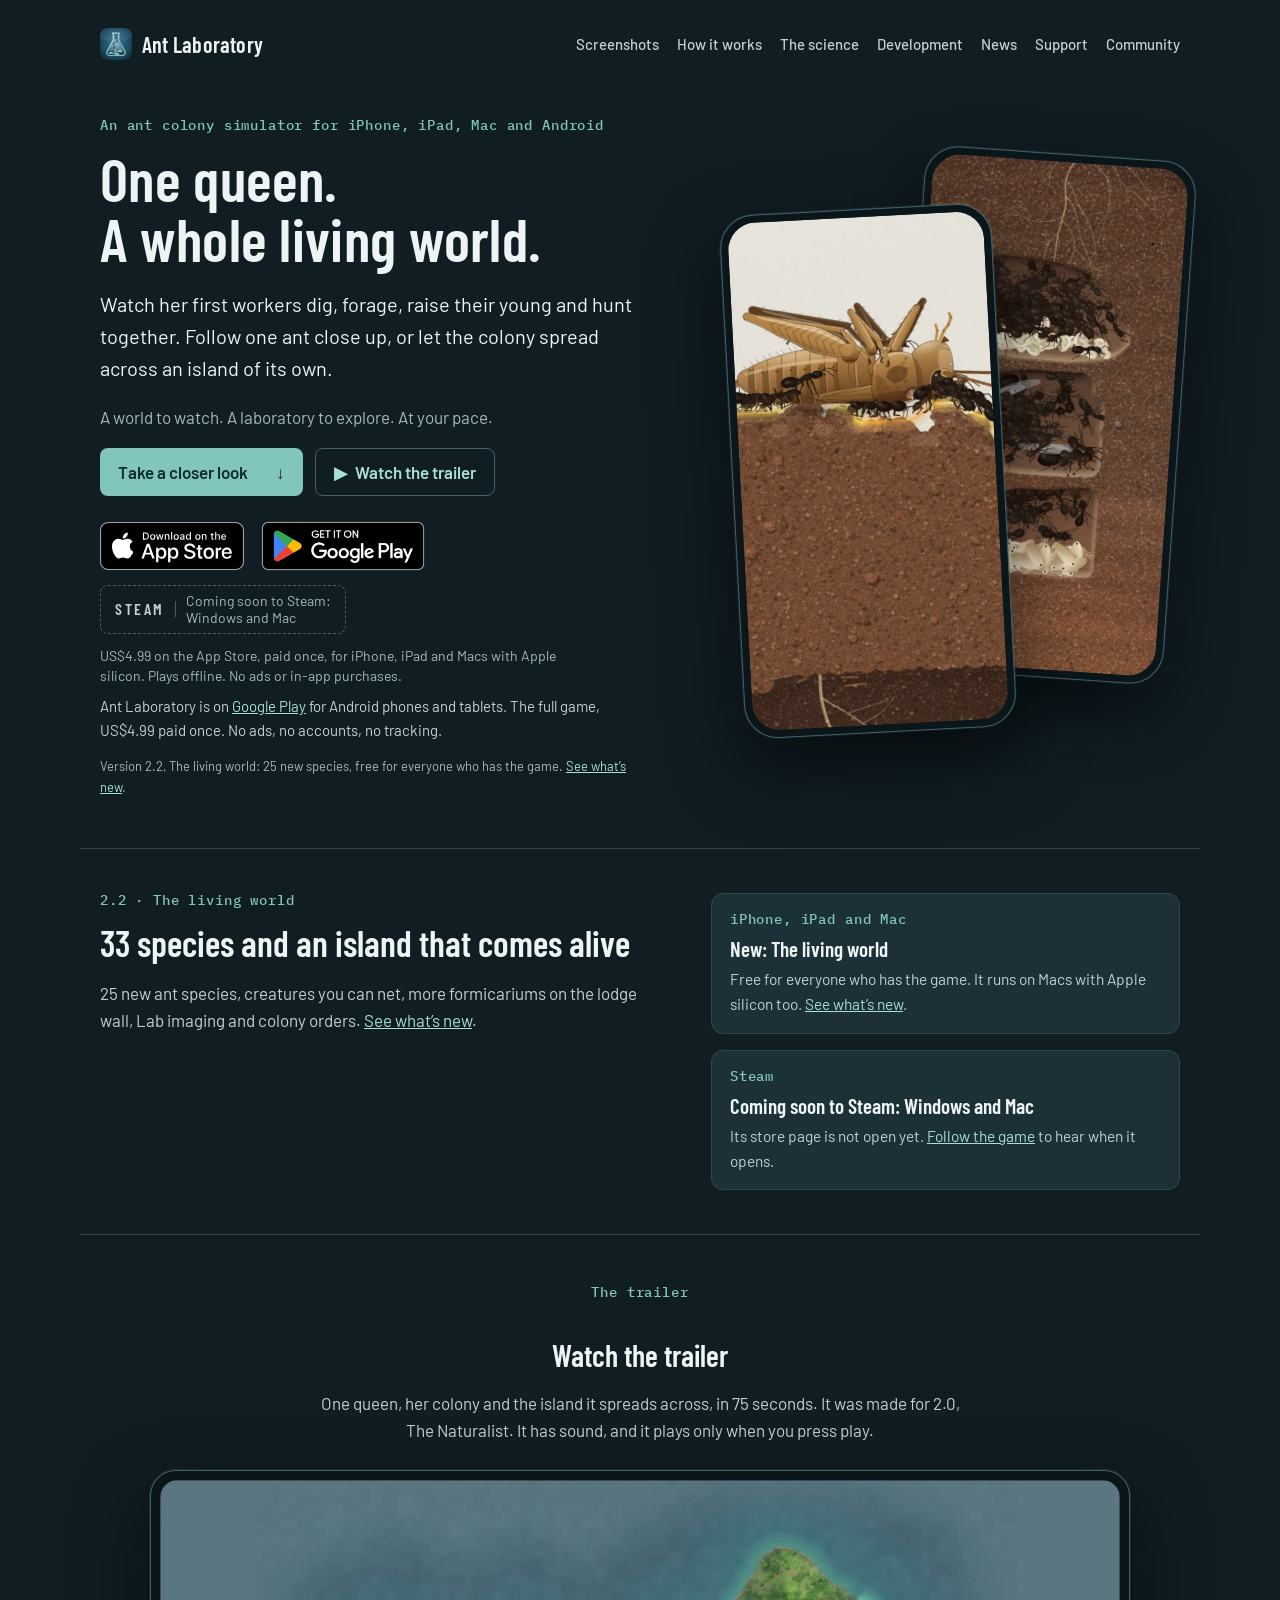
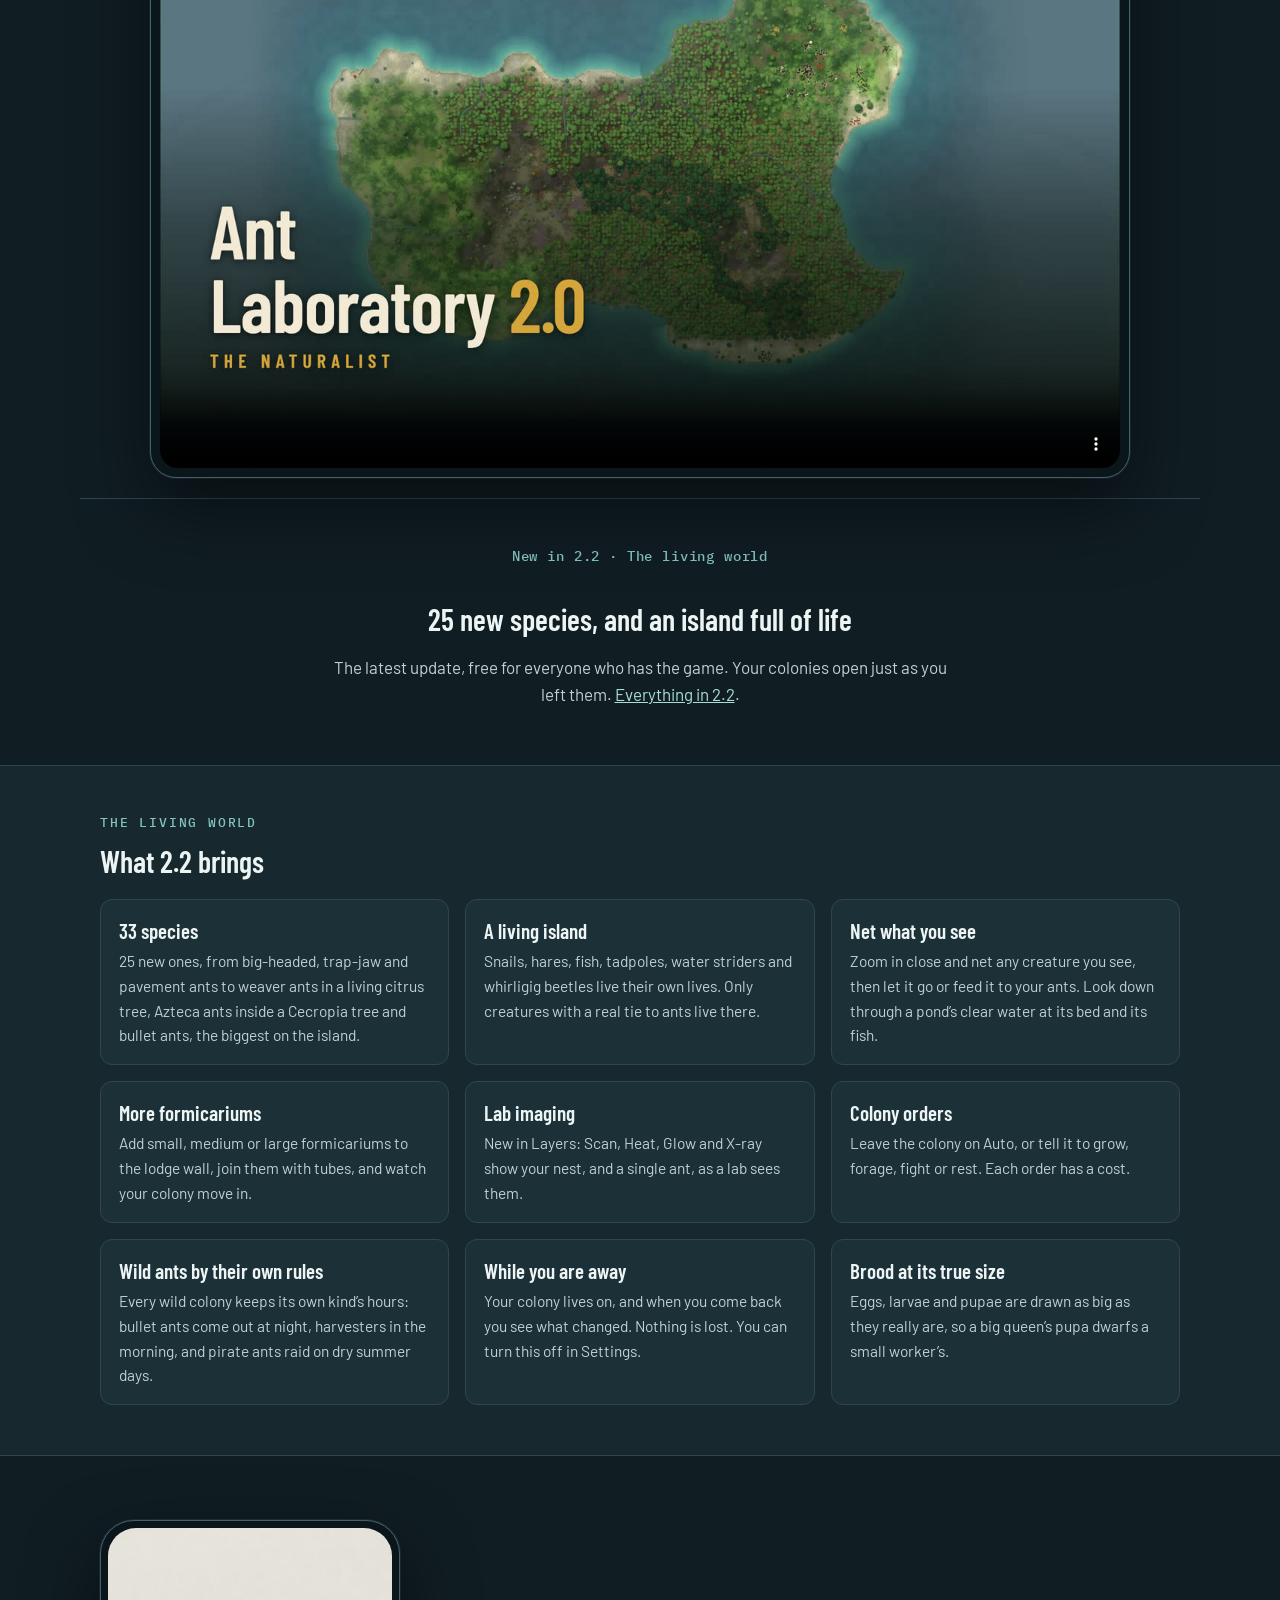
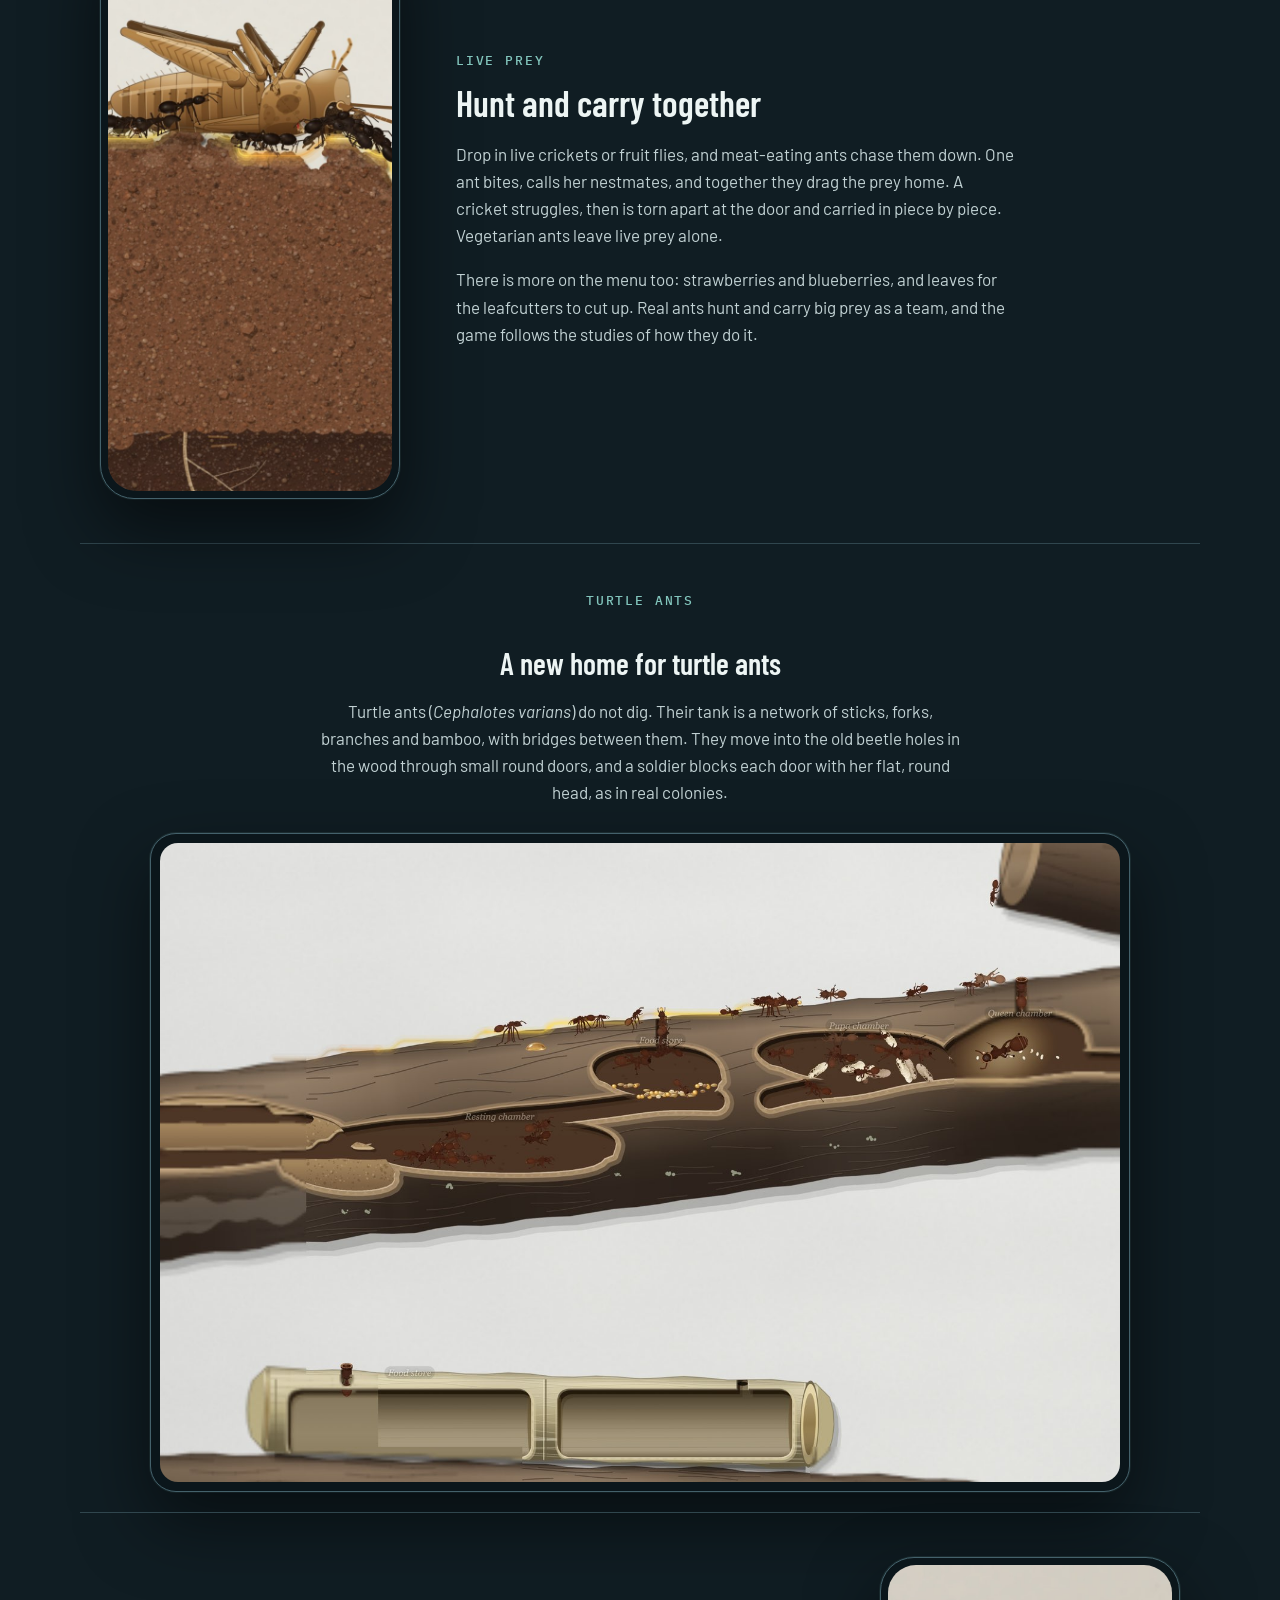
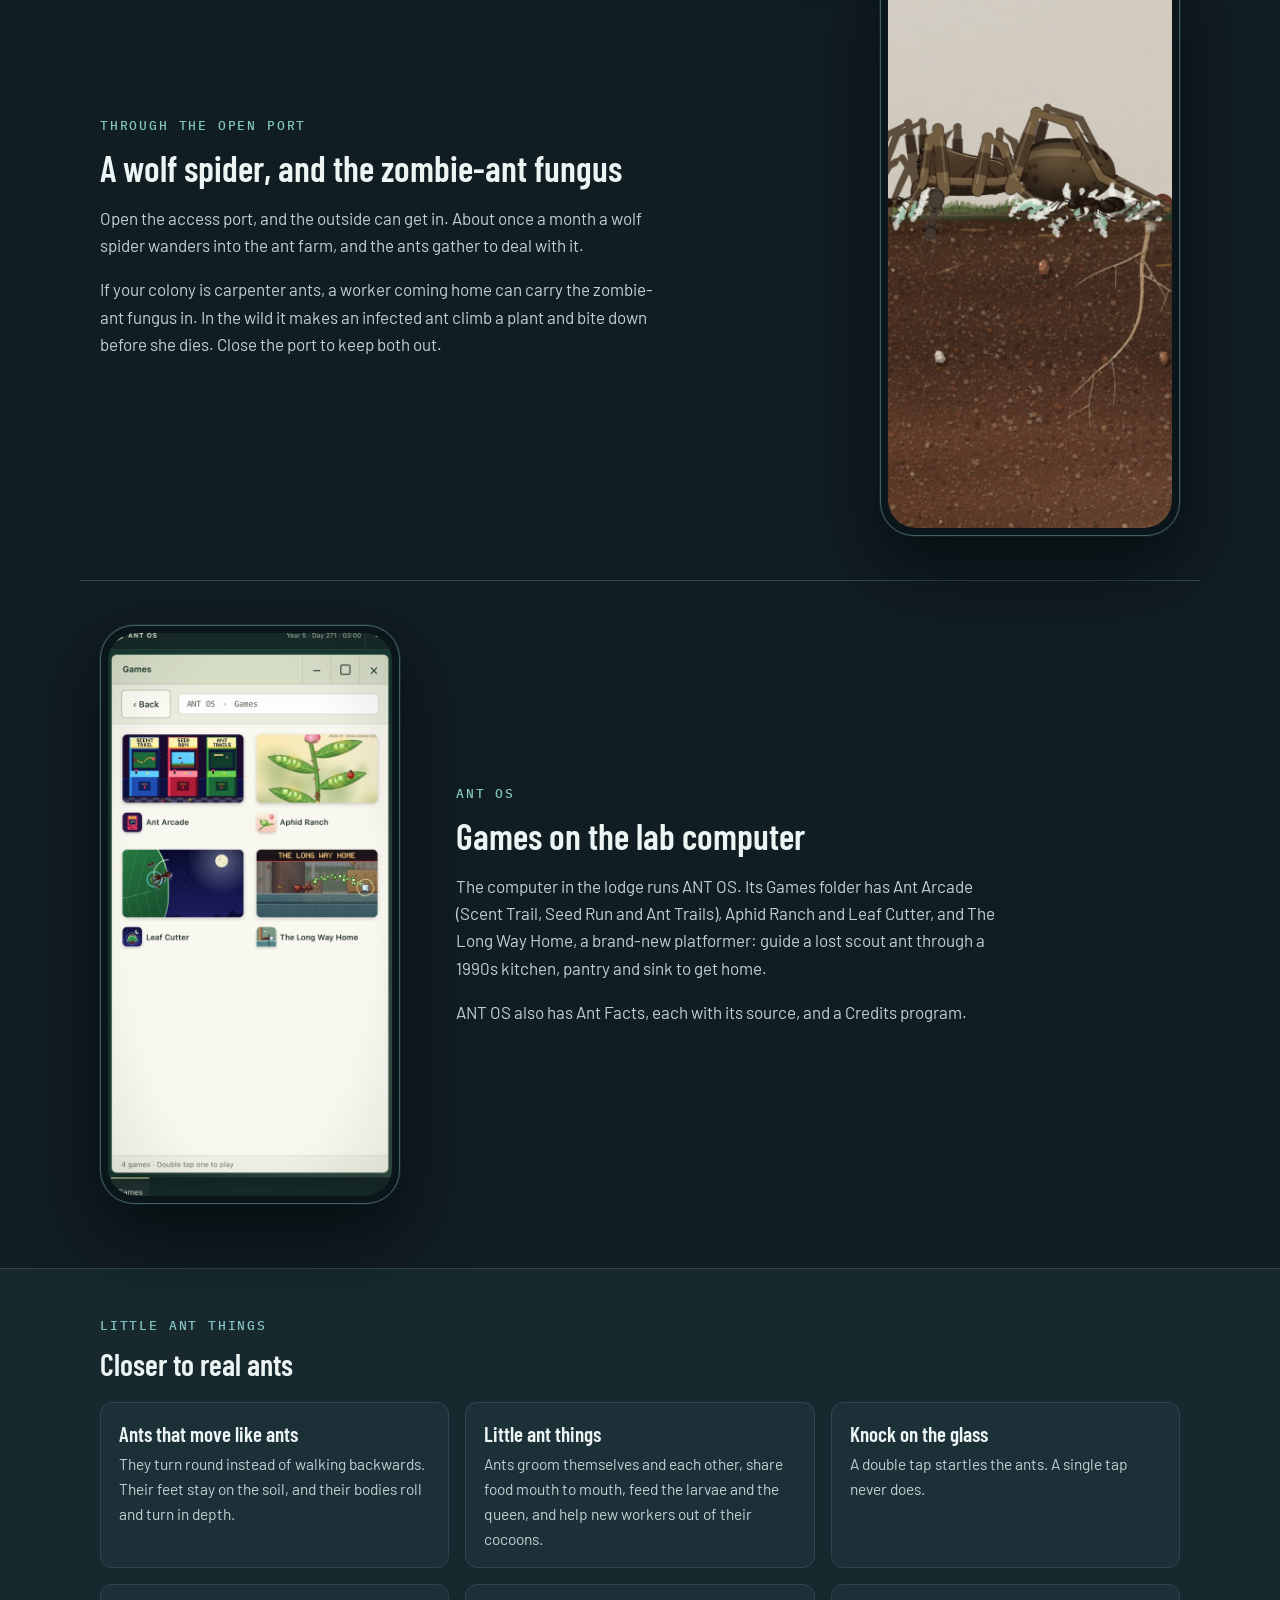
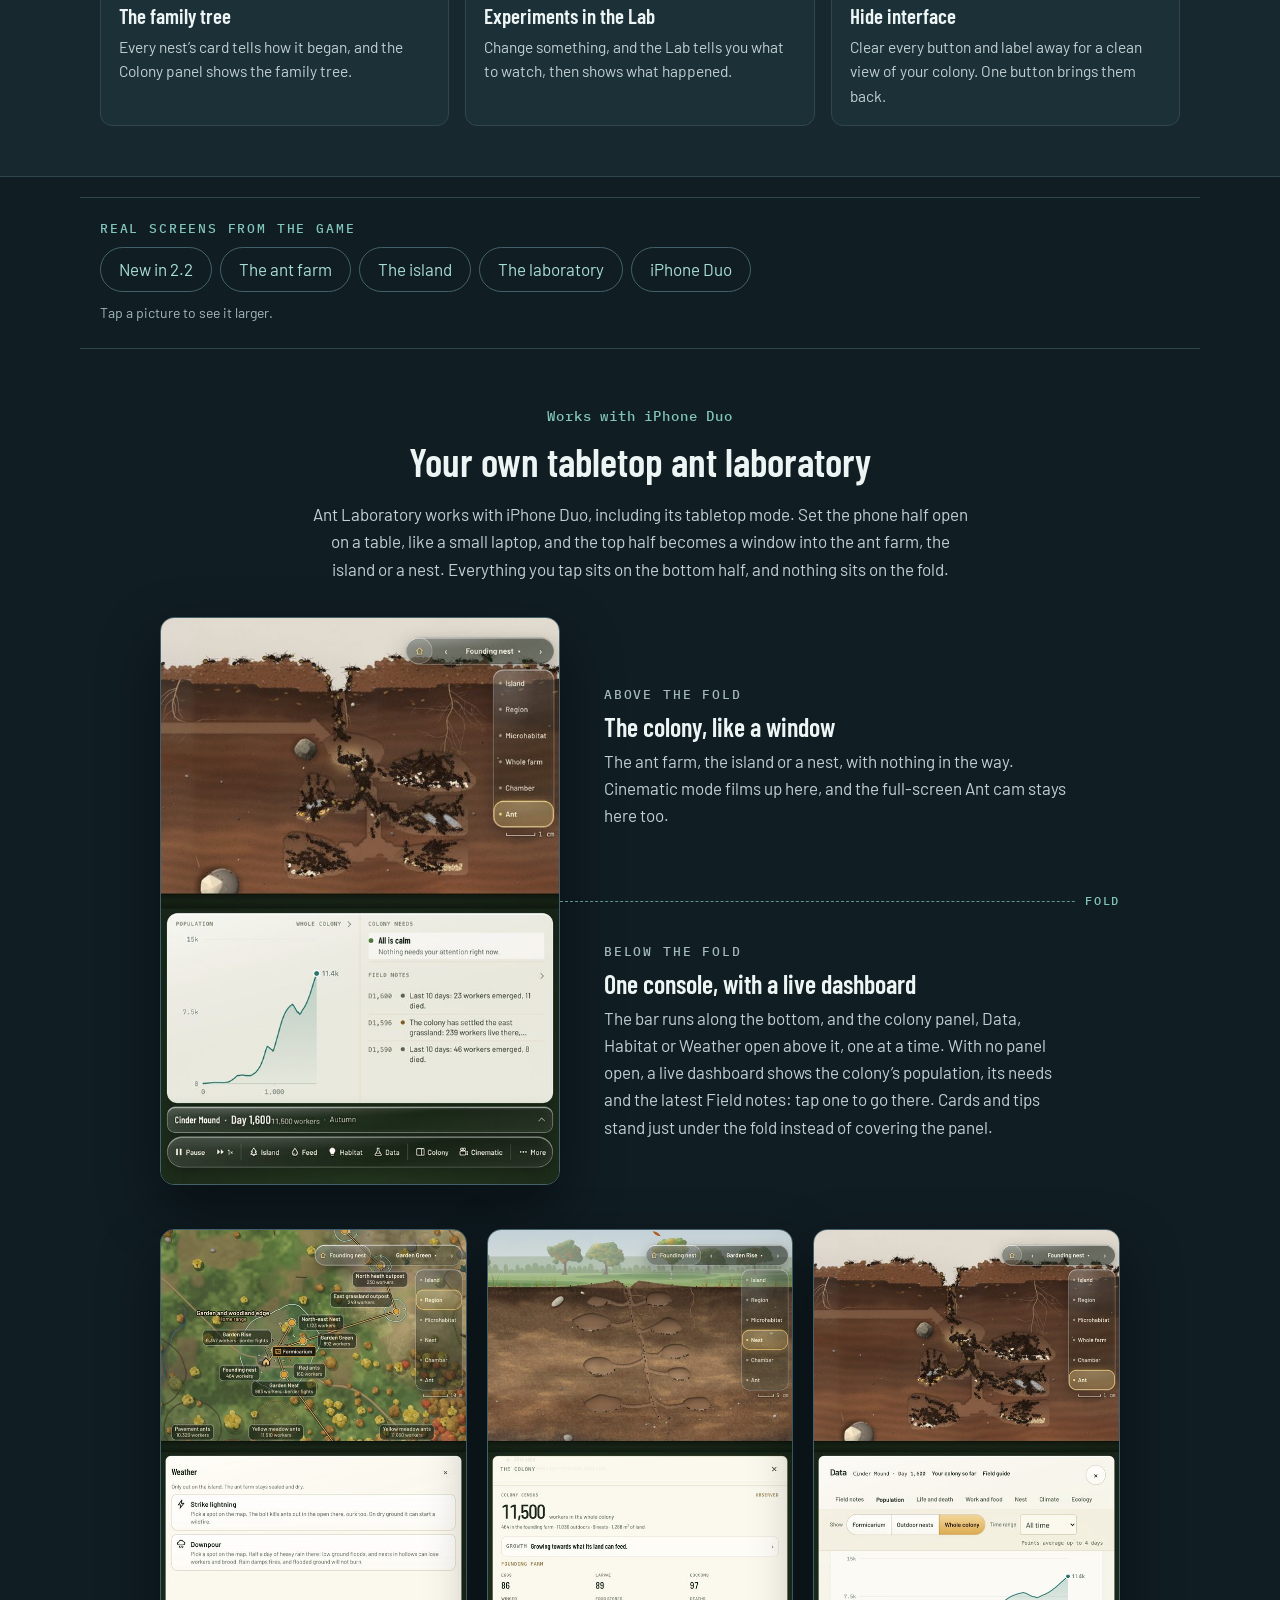
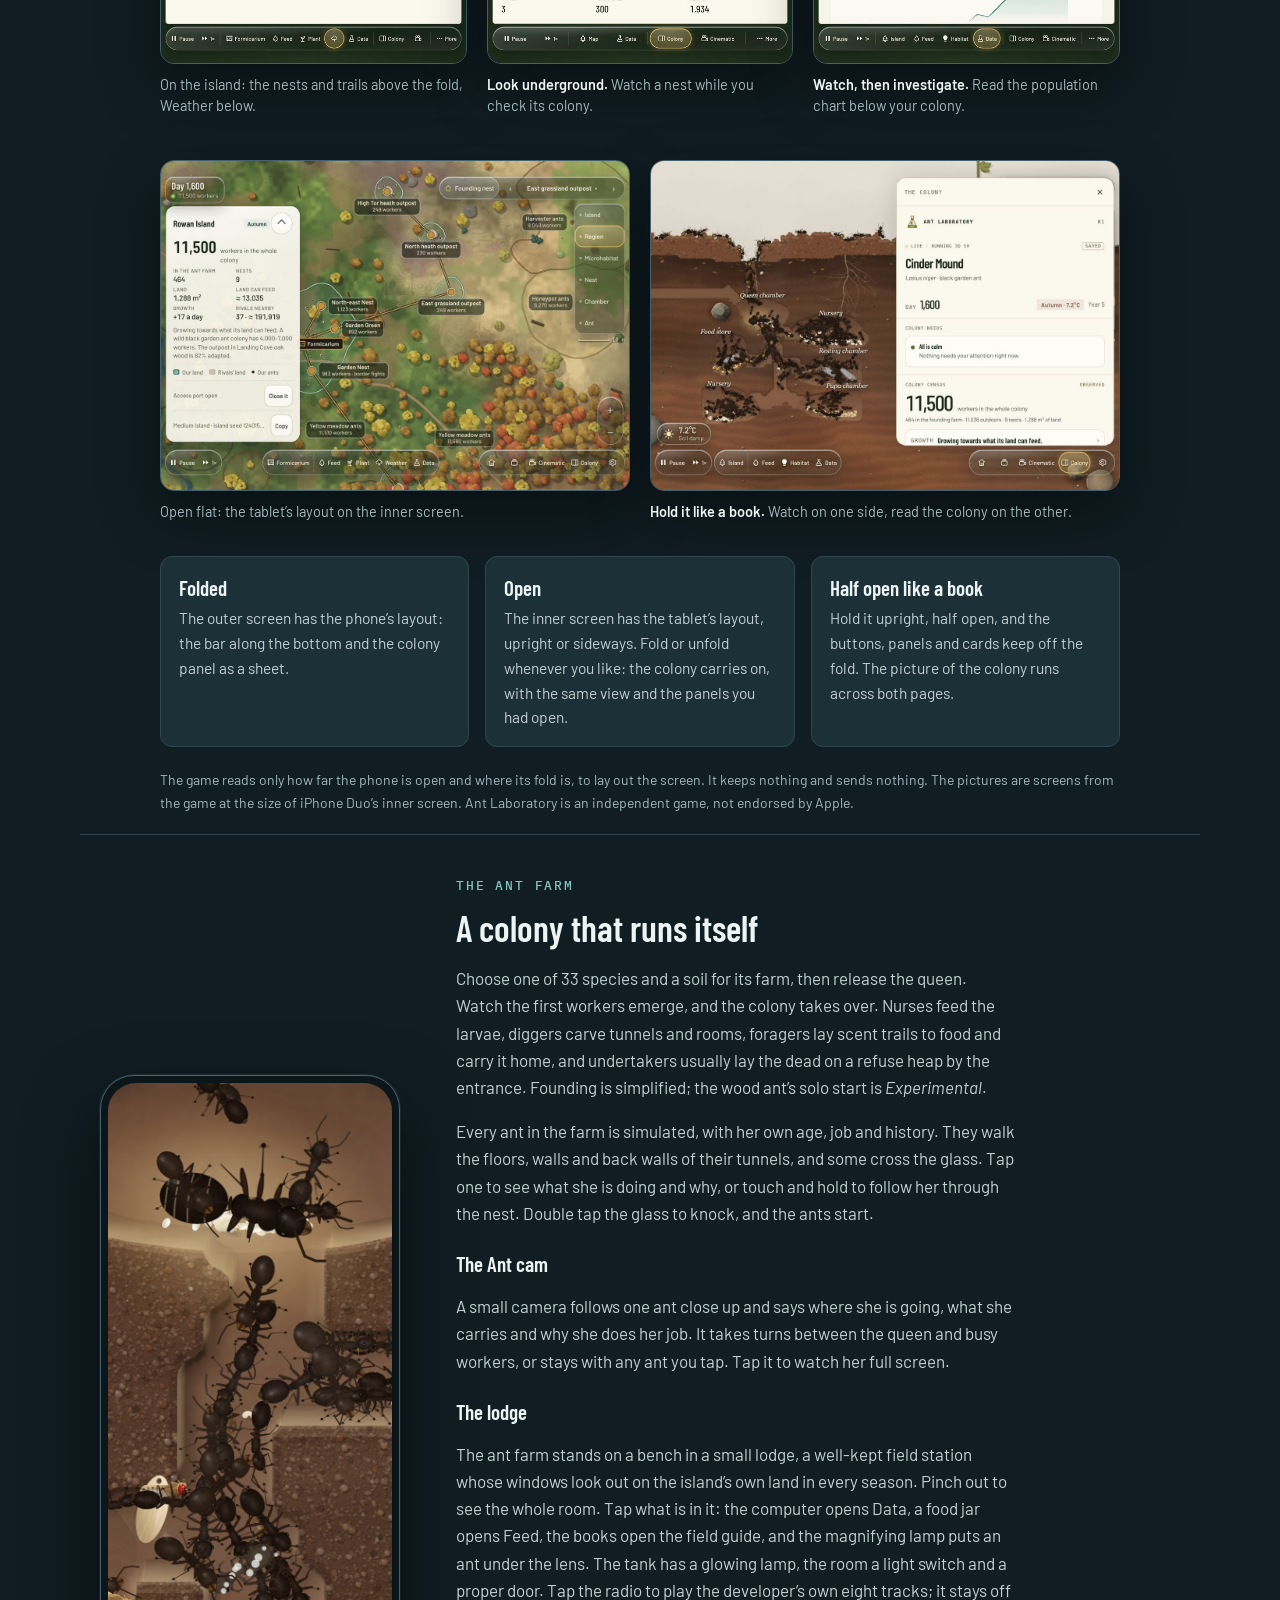
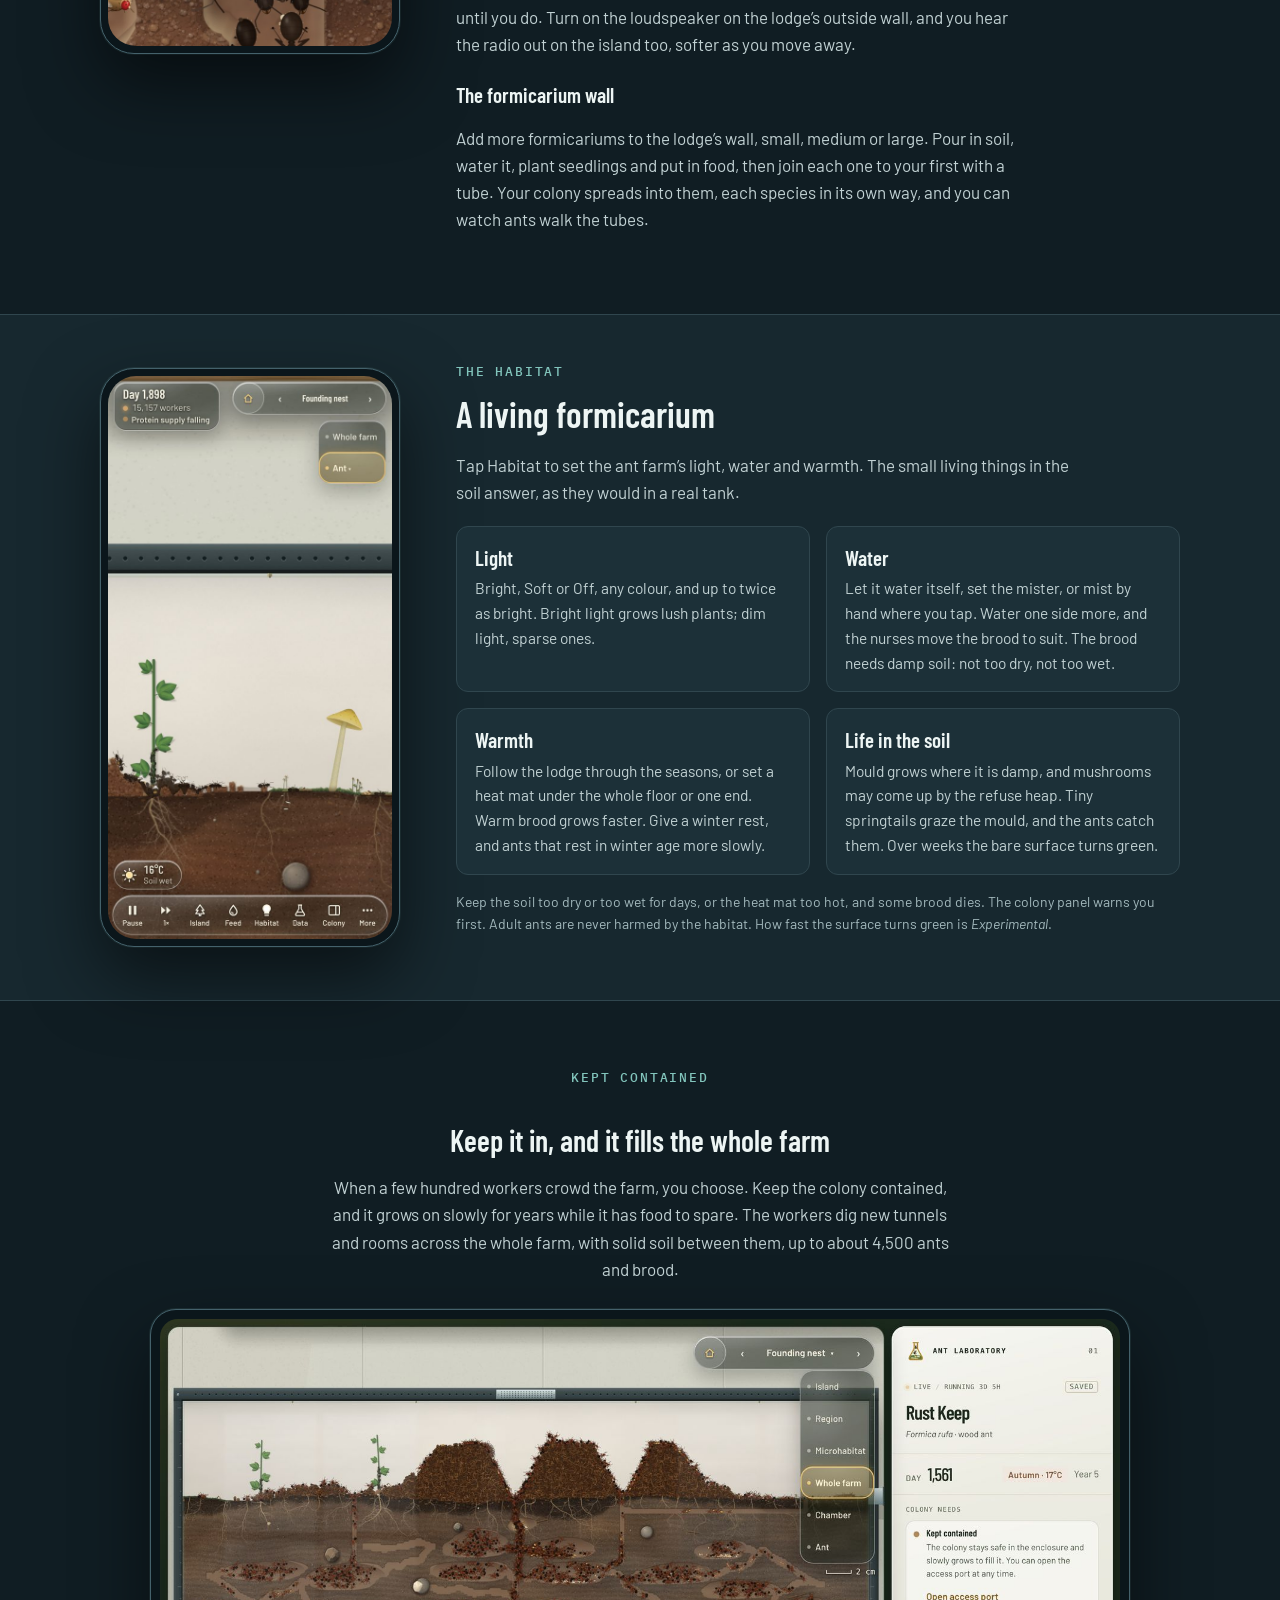
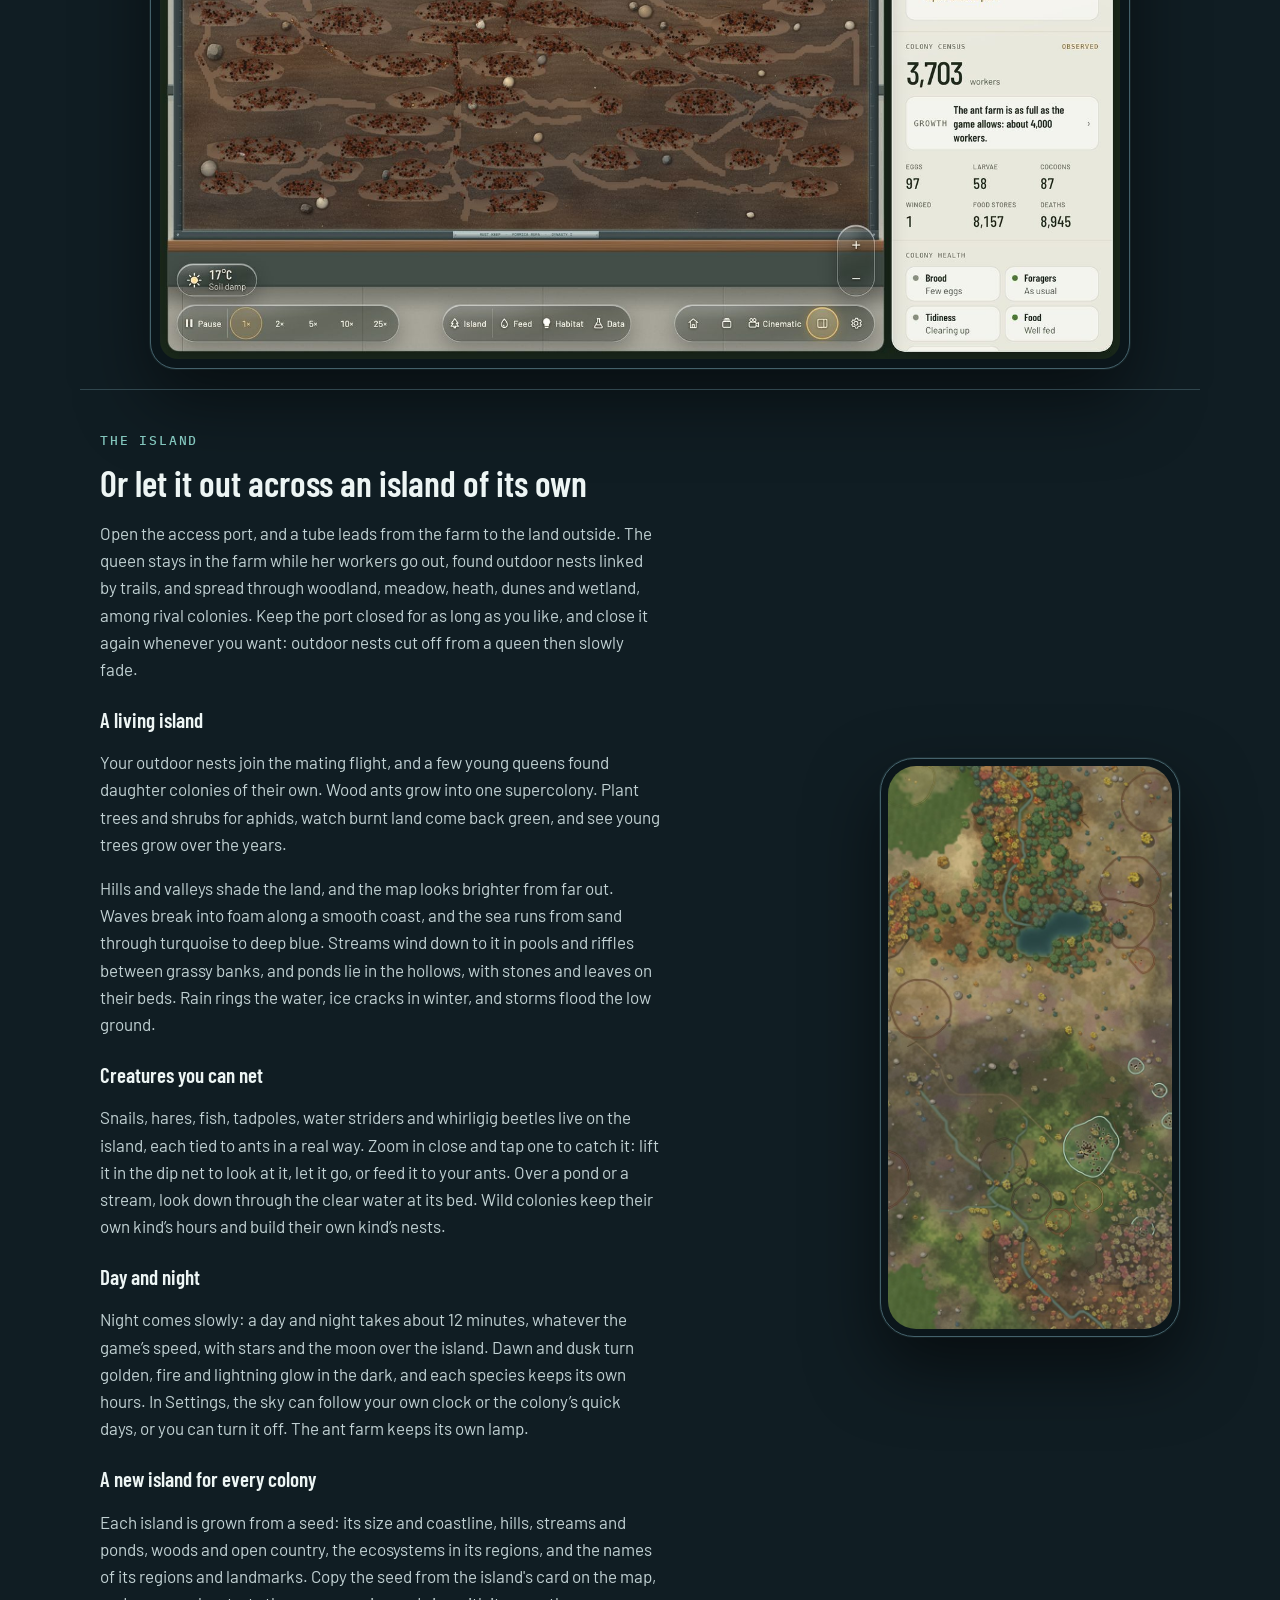
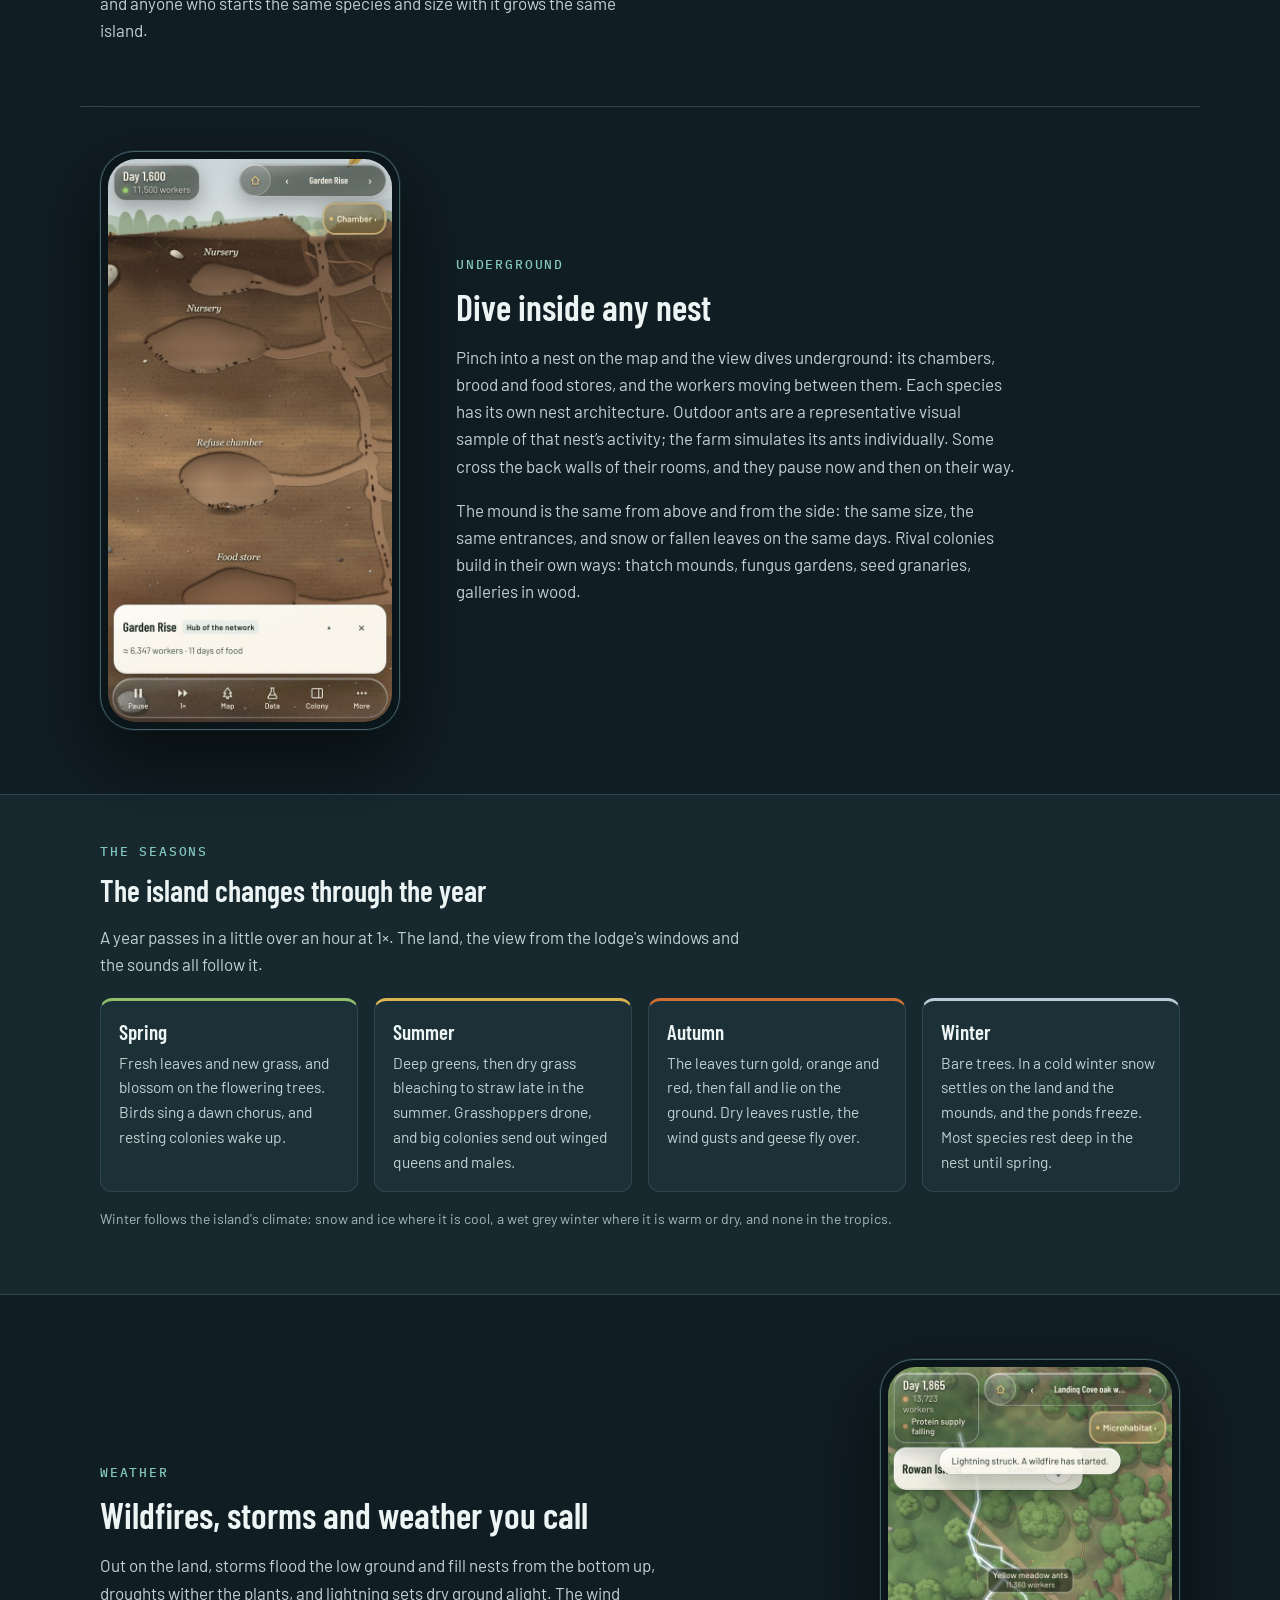
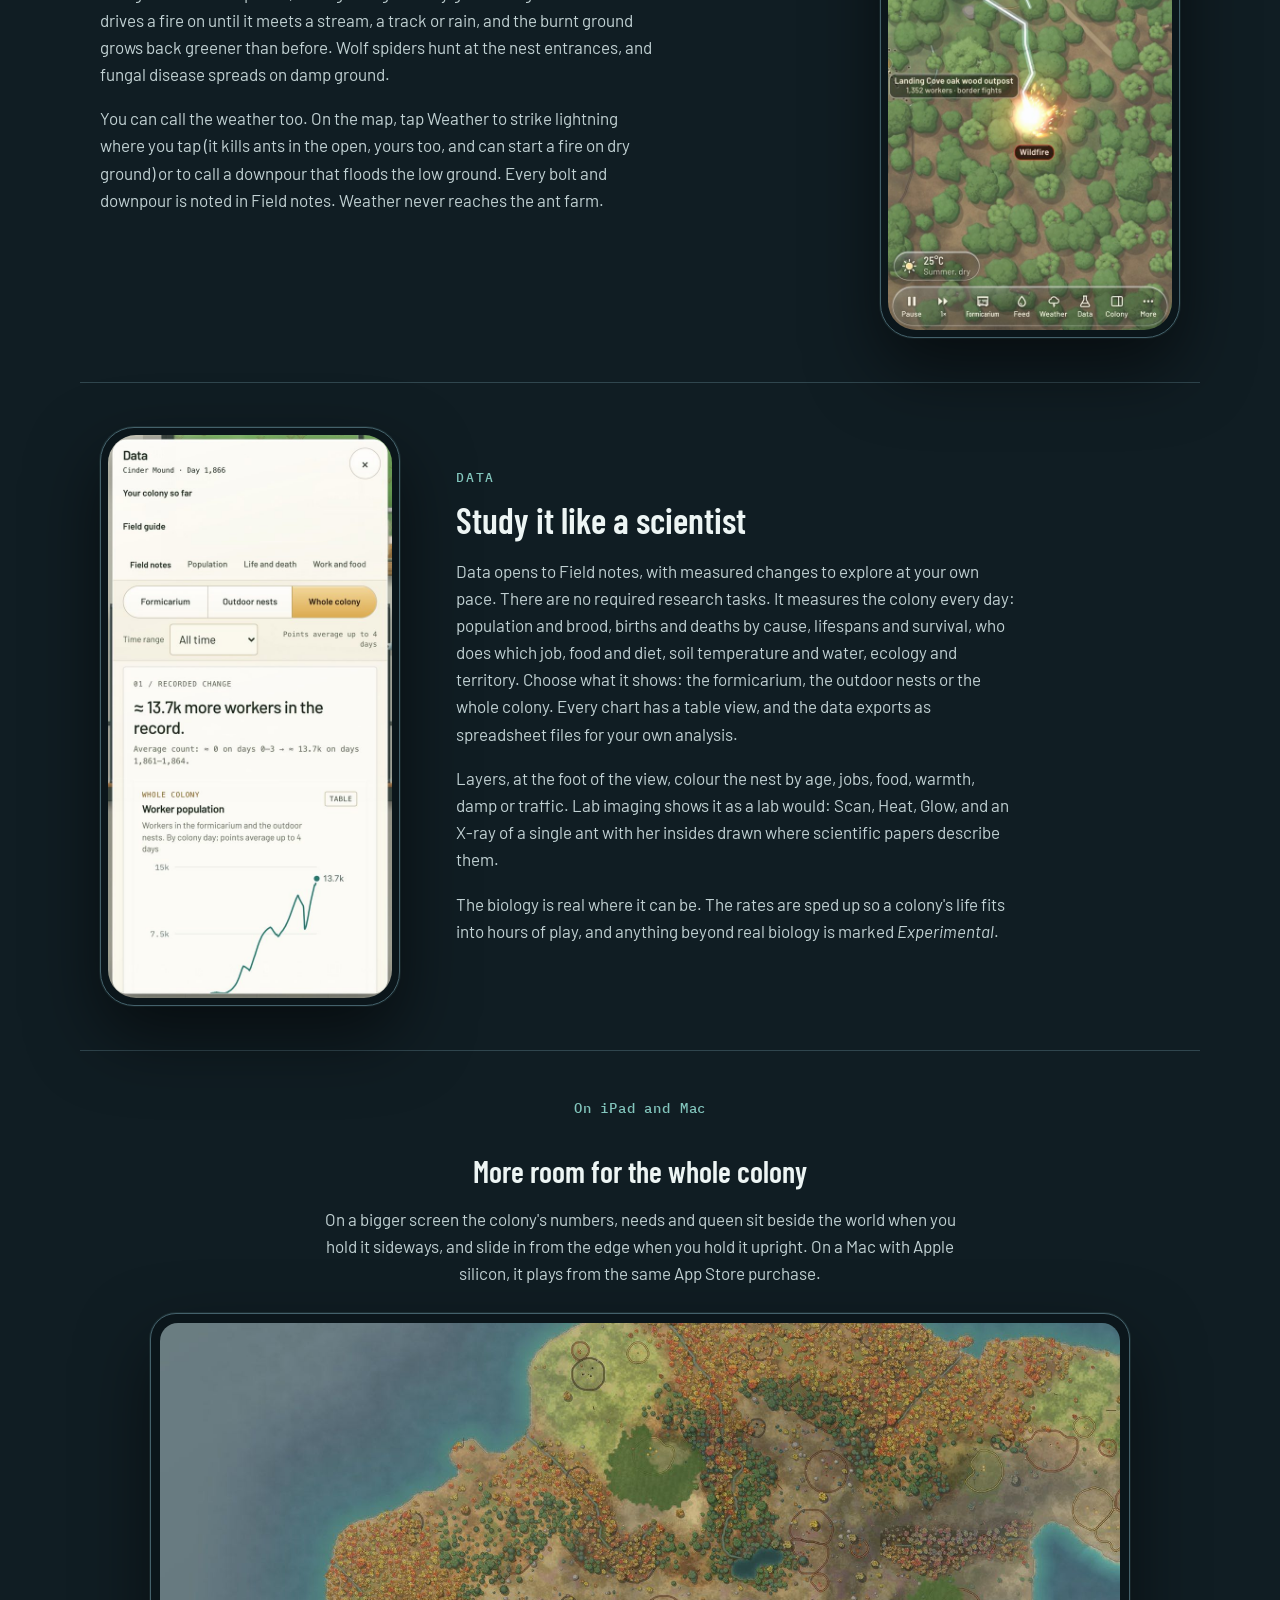
<file: index.html>
<!doctype html>
<html lang="en">
<head>
<meta charset="utf-8">
<meta name="viewport" content="width=device-width, initial-scale=1">
<title>Ant Laboratory — Ant colony simulator for iPhone, iPad, Mac &amp; Android</title>
<meta name="description" content="Raise a living ant colony from one queen: 33 real species, a living island to explore and a laboratory to study it all. For iPhone, iPad and Apple-silicon Macs, and Android.">
<link rel="canonical" href="https://www.antlaboratory.com/">
<meta name="theme-color" content="#101d23">
<link rel="icon" href="favicon.svg?v=b617176d5f56" type="image/svg+xml">
<link rel="icon" href="favicon-32.png?v=eda200b2afa7" type="image/png" sizes="32x32">
<link rel="apple-touch-icon" href="apple-touch-icon.png?v=dad16533b57a">
<meta property="og:url" content="https://www.antlaboratory.com/">
<meta property="og:image:alt" content="Ant Laboratory: a living ant farm and its island.">
<meta name="twitter:image:alt" content="Ant Laboratory: a living ant farm and its island.">
<meta property="og:type" content="website">
<meta property="og:site_name" content="Ant Laboratory">
<meta property="og:title" content="Ant Laboratory — One queen. A whole living world.">
<meta property="og:description" content="A living ant farm, ants that hunt together, an island to explore and a laboratory to study it all. For iPhone, iPad and Mac, and Android. Pay once. Play offline.">
<meta property="og:image" content="https://www.antlaboratory.com/og-image.jpg?v=c70133c191d8">
<meta property="og:image:width" content="1200">
<meta property="og:image:height" content="630">
<meta name="twitter:card" content="summary_large_image">
<meta name="twitter:title" content="Ant Laboratory — One queen. A whole living world.">
<meta name="twitter:description" content="A living ant farm, ants that hunt together, an island to explore and a laboratory to study it all. For iPhone, iPad and Mac, and Android. Pay once. Play offline.">
<meta name="twitter:image" content="https://www.antlaboratory.com/og-image.jpg?v=c70133c191d8">
<script type="application/ld+json">{"@context":"https://schema.org","@type":"WebSite","name":"Ant Laboratory","url":"https://www.antlaboratory.com/","description":"A living ant colony simulator for iPhone, iPad, Mac and Android."}</script>
<link rel="stylesheet" href="fonts/fonts.css">
<link rel="stylesheet" href="page.css">
<script src="site-config.js"></script>
<script src="site.js" defer></script>
</head>
<body>
<header class="nav wrap-w">
  <a class="brand" href="./"><img src="icon-64.png?v=22aa451486ef" alt="" width="32" height="32">Ant Laboratory</a>
  <nav aria-label="Site"><a href="#screenshots">Screenshots</a><a href="about.html">How it works</a><a href="science.html">The science</a><a href="development.html">Development</a><a href="news/" data-news>News</a><a href="support.html">Support</a><a data-forum hidden>Community</a></nav>
</header>

<main>
  <section class="hero wrap-w">
    <div class="hero-t">
      <p class="kick name">An ant colony simulator for iPhone, iPad, Mac and Android</p>
      <h1>One queen.<br>A whole living world.</h1>
      <p class="lede">Watch her first workers dig, forage, raise their young and hunt together. Follow one ant close up, or let the colony spread across an island of its own.</p>
      <p class="hero-note">A world to watch. A laboratory to explore. At your pace.</p>
      <p class="hero-go"><a class="explore" href="#screenshots">Take a closer look <span aria-hidden="true">↓</span></a> <a class="watch" href="#trailer"><span aria-hidden="true">▶</span> Watch the trailer</a></p>
      <section id="android" aria-label="Ant Laboratory on Android">
        <div class="get">
          <a class="badge" data-store href="https://apps.apple.com/app/id6815513415" rel="noopener"><img src="img/badge-app-store.svg" width="144" height="48" alt="Download on the App Store"></a>
          <p class="store-soon" data-store-soon hidden>Coming soon to the App Store</p>
          <a class="badge play" data-link="play" href="https://play.google.com/store/apps/details?id=com.antlaboratory.app" rel="noopener"><img src="img/badge-google-play.png" width="186" height="72" alt="Get it on Google Play"></a>
          <p class="steam-soon" data-steam-soon><span class="steam-word" aria-hidden="true">Steam</span><span>Coming soon to Steam:<br>Windows and Mac</span></p>
        </div>
        <p class="fine get-fine"><span data-price>US$4.99</span> on the App Store, paid once, for iPhone, iPad and Macs with Apple silicon. Plays offline. No ads or in-app purchases.</p>
        <p class="hero-also">Ant Laboratory is on <a data-link="play" href="https://play.google.com/store/apps/details?id=com.antlaboratory.app" rel="noopener">Google Play</a> for Android phones and tablets. The full game, US$4.99 paid once. No ads, no accounts, no tracking.</p>
      </section>
      <p class="release-note" data-release-note>Version 2.2, The living world: 25 new species, free for everyone who has the game. <a href="whats-new.html">See what’s new</a>.</p>
    </div>
    <div class="hero-p">
      <figure class="phone back"><a class="shot-link" data-shot href="img/phone-colony-21.jpg"><img src="img/phone-colony-21.jpg" width="600" height="1190" alt="Inside the ant farm: black ants crowd three rooms dug one above another, with piles of white brood along their floors."></a></figure>
      <figure class="phone front"><a class="shot-link" data-shot href="img/phone-hunt-21.jpg"><img src="img/phone-hunt-21.jpg" width="600" height="1190" fetchpriority="high" alt="A line of black ants grips a big brown cricket on the soil and drags it towards their nest."></a></figure>
    </div>
  </section>

  <section class="platforms wrap-w">
    <div>
      <p class="kick name">2.2 · The living world</p>
      <h2>33 species and an island that comes alive</h2>
      <p>25 new ant species, creatures you can net, more formicariums on the lodge wall, Lab imaging and colony orders. <a href="whats-new.html">See what’s new</a>.</p>
    </div>
    <div class="plat-more">
      <div class="card"><p class="kick name">iPhone, iPad and Mac</p><h3>New: The living world</h3><p>Free for everyone who has the game. It runs on Macs with Apple silicon too. <a href="whats-new.html">See what’s new</a>.</p></div>
      <div class="card"><p class="kick name">Steam</p><h3>Coming soon to Steam: Windows and Mac</h3><p>Its store page is not open yet. <a href="#follow">Follow the game</a> to hear when it opens.</p></div>
    </div>
  </section>

  <section class="showcase trailer wrap-w" id="trailer">
    <p class="kick name">The trailer</p>
    <h2>Watch the trailer</h2>
    <p>One queen, her colony and the island it spreads across, in 75 seconds. It was made for 2.0, The Naturalist. It has sound, and it plays only when you press play.</p>
    <figure class="tablet trailer-v">
      <video controls playsinline preload="none" width="1280" height="720" poster="video/ant-laboratory-2.0-trailer.jpg" aria-label="The Ant Laboratory 2.0 trailer, 75 seconds">
        <source src="video/ant-laboratory-2.0-trailer.mp4" type="video/mp4">
        <track kind="captions" src="video/ant-laboratory-2.0-trailer.vtt" srclang="en" label="English" default>
        <a href="video/ant-laboratory-2.0-trailer.mp4">Watch the 2.0 trailer (MP4, 22 MB)</a>
      </video>
    </figure>
  </section>

  <section class="showcase wrap-w" id="new">
    <p class="kick name">New in 2.2 · The living world</p>
    <h2>25 new species, and an island full of life</h2>
    <p>The latest update, free for everyone who has the game. Your colonies open just as you left them. <a href="whats-new.html">Everything in 2.2</a>.</p>
  </section>

  <section class="band">
    <div class="wrap-w">
      <p class="kick">The living world</p>
      <h2>What 2.2 brings</h2>
      <div class="grid3">
        <div class="card"><h3>33 species</h3><p>25 new ones, from big-headed, trap-jaw and pavement ants to weaver ants in a living citrus tree, Azteca ants inside a Cecropia tree and bullet ants, the biggest on the island.</p></div>
        <div class="card"><h3>A living island</h3><p>Snails, hares, fish, tadpoles, water striders and whirligig beetles live their own lives. Only creatures with a real tie to ants live there.</p></div>
        <div class="card"><h3>Net what you see</h3><p>Zoom in close and net any creature you see, then let it go or feed it to your ants. Look down through a pond’s clear water at its bed and its fish.</p></div>
        <div class="card"><h3>More formicariums</h3><p>Add small, medium or large formicariums to the lodge wall, join them with tubes, and watch your colony move in.</p></div>
        <div class="card"><h3>Lab imaging</h3><p>New in Layers: Scan, Heat, Glow and X-ray show your nest, and a single ant, as a lab sees them.</p></div>
        <div class="card"><h3>Colony orders</h3><p>Leave the colony on Auto, or tell it to grow, forage, fight or rest. Each order has a cost.</p></div>
        <div class="card"><h3>Wild ants by their own rules</h3><p>Every wild colony keeps its own kind’s hours: bullet ants come out at night, harvesters in the morning, and pirate ants raid on dry summer days.</p></div>
        <div class="card"><h3>While you are away</h3><p>Your colony lives on, and when you come back you see what changed. Nothing is lost. You can turn this off in Settings.</p></div>
        <div class="card"><h3>Brood at its true size</h3><p>Eggs, larvae and pupae are drawn as big as they really are, so a big queen’s pupa dwarfs a small worker’s.</p></div>
      </div>
    </div>
  </section>

  <section class="feat wrap-w" id="hunt">
    <figure class="phone"><a class="shot-link" data-shot href="img/phone-hunt-21.jpg"><img src="img/phone-hunt-21.jpg" width="600" height="1190" loading="lazy" alt="Close up in the ant farm: black ants bite the legs of a big brown cricket on the surface and pull it towards the entrance."></a></figure>
    <div class="t">
      <p class="kick">Live prey</p>
      <h2>Hunt and carry together</h2>
      <p>Drop in live crickets or fruit flies, and meat-eating ants chase them down. One ant bites, calls her nestmates, and together they drag the prey home. A cricket struggles, then is torn apart at the door and carried in piece by piece. Vegetarian ants leave live prey alone.</p>
      <p>There is more on the menu too: strawberries and blueberries, and leaves for the leafcutters to cut up. Real ants hunt and carry big prey as a team, and the game follows the studies of how they do it.</p>
    </div>
  </section>

  <section class="showcase wrap-w" id="turtle">
    <p class="kick">Turtle ants</p>
    <h2>A new home for turtle ants</h2>
    <p>Turtle ants (<i>Cephalotes varians</i>) do not dig. Their tank is a network of sticks, forks, branches and bamboo, with bridges between them. They move into the old beetle holes in the wood through small round doors, and a soldier blocks each door with her flat, round head, as in real colonies.</p>
    <figure class="tablet"><a class="shot-link" data-shot href="img/ipad-turtle-21.jpg"><img src="img/ipad-turtle-21.jpg" width="1600" height="1066" loading="lazy" alt="Ant Laboratory on iPad: rusty-brown turtle ants walk along a branch with rooms carved inside it, above a hollow piece of bamboo."></a></figure>
  </section>

  <section class="feat flip wrap-w" id="spider">
    <figure class="phone"><a class="shot-link" data-shot href="img/phone-spider-21.jpg"><img src="img/phone-spider-21.jpg" width="600" height="1190" loading="lazy" alt="A large wolf spider stands on the soil of the ant farm while ants rush at its legs."></a></figure>
    <div class="t">
      <p class="kick">Through the open port</p>
      <h2>A wolf spider, and the zombie-ant fungus</h2>
      <p>Open the access port, and the outside can get in. About once a month a wolf spider wanders into the ant farm, and the ants gather to deal with it.</p>
      <p>If your colony is carpenter ants, a worker coming home can carry the zombie-ant fungus in. In the wild it makes an infected ant climb a plant and bite down before she dies. Close the port to keep both out.</p>
    </div>
  </section>

  <section class="feat wrap-w" id="antos">
    <figure class="phone"><a class="shot-link" data-shot href="img/phone-antos-21.jpg"><img src="img/phone-antos-21.jpg" width="600" height="1190" loading="lazy" alt="The lab computer's screen, ANT OS, open at its Games folder: Ant Arcade, Aphid Ranch, Leaf Cutter and The Long Way Home."></a></figure>
    <div class="t">
      <p class="kick">ANT OS</p>
      <h2>Games on the lab computer</h2>
      <p>The computer in the lodge runs ANT OS. Its Games folder has Ant Arcade (Scent Trail, Seed Run and Ant Trails), Aphid Ranch and Leaf Cutter, and The Long Way Home, a brand-new platformer: guide a lost scout ant through a 1990s kitchen, pantry and sink to get home.</p>
      <p>ANT OS also has Ant Facts, each with its source, and a Credits program.</p>
    </div>
  </section>

  <section class="band">
    <div class="wrap-w">
      <p class="kick">Little ant things</p>
      <h2>Closer to real ants</h2>
      <div class="grid3">
        <div class="card"><h3>Ants that move like ants</h3><p>They turn round instead of walking backwards. Their feet stay on the soil, and their bodies roll and turn in depth.</p></div>
        <div class="card"><h3>Little ant things</h3><p>Ants groom themselves and each other, share food mouth to mouth, feed the larvae and the queen, and help new workers out of their cocoons.</p></div>
        <div class="card"><h3>Knock on the glass</h3><p>A double tap startles the ants. A single tap never does.</p></div>
        <div class="card"><h3>The family tree</h3><p>Every nest’s card tells how it began, and the Colony panel shows the family tree.</p></div>
        <div class="card"><h3>Experiments in the Lab</h3><p>Change something, and the Lab tells you what to watch, then shows what happened.</p></div>
        <div class="card"><h3>Hide interface</h3><p>Clear every button and label away for a clean view of your colony. One button brings them back.</p></div>
      </div>
    </div>
  </section>

  <nav class="screenshot-nav wrap-w" id="screenshots" aria-label="Explore the screenshots">
    <p class="kick">Real screens from the game</p>
    <div><a href="#new">New in 2.2</a><a href="#farm">The ant farm</a><a href="#island">The island</a><a href="#data">The laboratory</a><a href="#duo">iPhone Duo</a></div>
    <p class="fine">Tap a picture to see it larger.</p>
  </nav>

  <section class="duo wrap-w" id="duo">
    <div class="duo-head">
      <p class="kick name">Works with iPhone Duo</p>
      <h2>Your own tabletop ant laboratory</h2>
      <p>Ant Laboratory works with iPhone Duo, including its tabletop mode. Set the phone half open on a table, like a small laptop, and the top half becomes a window into the ant farm, the island or a nest. Everything you tap sits on the bottom half, and nothing sits on the fold.</p>
    </div>
    <div class="duo-table">
      <figure><a class="shot-link" data-shot href="img/duo-tabletop.jpg"><img src="img/duo-tabletop.jpg" width="600" height="853" loading="lazy" alt="Half open on a table: the queen's chambers in the ant farm above the fold; below it a chart of the colony's population, its needs, the latest Field notes, a status line and the bar."></a></figure>
      <div class="duo-parts">
        <div class="duo-part">
          <p class="kick">Above the fold</p>
          <h3>The colony, like a window</h3>
          <p>The ant farm, the island or a nest, with nothing in the way. Cinematic mode films up here, and the full-screen Ant cam stays here too.</p>
        </div>
        <div class="duo-part">
          <p class="kick">Below the fold</p>
          <h3>One console, with a live dashboard</h3>
          <p>The bar runs along the bottom, and the colony panel, Data, Habitat or Weather open above it, one at a time. With no panel open, a live dashboard shows the colony’s population, its needs and the latest Field notes: tap one to go there. Cards and tips stand just under the fold instead of covering the panel.</p>
        </div>
      </div>
    </div>
    <div class="duo-shots trio">
      <figure><a class="shot-link" data-shot href="img/duo-tabletop-map.jpg"><img src="img/duo-tabletop-map.jpg" width="600" height="853" loading="lazy" alt="Half open on a table: the island map with the colony's nests and trails above the fold, and Weather below it, with Strike lightning and Downpour."></a><figcaption>On the island: the nests and trails above the fold, Weather below.</figcaption></figure>
      <figure><a class="shot-link" data-shot href="img/duo-tabletop-nest.jpg"><img src="img/duo-tabletop-nest.jpg" width="600" height="853" loading="lazy" alt="Tabletop mode: an outdoor nest cutaway above the fold and its colony census below."></a><figcaption><b>Look underground.</b> Watch a nest while you check its colony.</figcaption></figure>
      <figure><a class="shot-link" data-shot href="img/duo-tabletop-data.jpg"><img src="img/duo-tabletop-data.jpg" width="600" height="853" loading="lazy" alt="Tabletop mode: the queen’s chambers above the fold and Data scrolled to the population chart below."></a><figcaption><b>Watch, then investigate.</b> Read the population chart below your colony.</figcaption></figure>
    </div>
    <div class="duo-shots pair-shots">
      <figure><a class="shot-link" data-shot href="img/duo-open.jpg"><img src="img/duo-open.jpg" width="1200" height="844" loading="lazy" alt="The inner screen open flat and held upright: the island map in the tablet's layout, with the island's card and the bar."></a><figcaption>Open flat: the tablet’s layout on the inner screen.</figcaption></figure>
      <figure><a class="shot-link" data-shot href="img/duo-book.jpg"><img src="img/duo-book.jpg" width="1200" height="844" loading="lazy" alt="Half open like a book: the queen’s chambers on the left and the Colony panel on the right, clear of the fold."></a><figcaption><b>Hold it like a book.</b> Watch on one side, read the colony on the other.</figcaption></figure>
    </div>
    <div class="ways">
      <div class="card"><h3>Folded</h3><p>The outer screen has the phone’s layout: the bar along the bottom and the colony panel as a sheet.</p></div>
      <div class="card"><h3>Open</h3><p>The inner screen has the tablet’s layout, upright or sideways. Fold or unfold whenever you like: the colony carries on, with the same view and the panels you had open.</p></div>
      <div class="card"><h3>Half open like a book</h3><p>Hold it upright, half open, and the buttons, panels and cards keep off the fold. The picture of the colony runs across both pages.</p></div>
    </div>
    <p class="fine">The game reads only how far the phone is open and where its fold is, to lay out the screen. It keeps nothing and sends nothing. The pictures are screens from the game at the size of iPhone Duo’s inner screen. Ant Laboratory is an independent game, not endorsed by Apple.</p>
  </section>

  <section class="feat wrap-w" id="farm">
    <figure class="phone"><a class="shot-link" data-shot href="img/phone-ants-21.jpg"><img src="img/phone-ants-21.jpg" width="600" height="1190" loading="lazy" alt="Close up in the ant farm: the queen and her attendants in a room at the top, with workers busy in the tunnels below, two of them carrying fruit flies."></a></figure>
    <div class="t">
      <p class="kick">The ant farm</p>
      <h2>A colony that runs itself</h2>
      <p>Choose one of 33 species and a soil for its farm, then release the queen. Watch the first workers emerge, and the colony takes over. Nurses feed the larvae, diggers carve tunnels and rooms, foragers lay scent trails to food and carry it home, and undertakers usually lay the dead on a refuse heap by the entrance. Founding is simplified; the wood ant’s solo start is <i>Experimental</i>.</p>
      <p>Every ant in the farm is simulated, with her own age, job and history. They walk the floors, walls and back walls of their tunnels, and some cross the glass. Tap one to see what she is doing and why, or touch and hold to follow her through the nest. Double tap the glass to knock, and the ants start.</p>
      <h3>The Ant cam</h3>
      <p>A small camera follows one ant close up and says where she is going, what she carries and why she does her job. It takes turns between the queen and busy workers, or stays with any ant you tap. Tap it to watch her full screen.</p>
      <h3>The lodge</h3>
      <p>The ant farm stands on a bench in a small lodge, a well-kept field station whose windows look out on the island’s own land in every season. Pinch out to see the whole room. Tap what is in it: the computer opens Data, a food jar opens Feed, the books open the field guide, and the magnifying lamp puts an ant under the lens. The tank has a glowing lamp, the room a light switch and a proper door. Tap the radio to play the developer’s own eight tracks; it stays off until you do. Turn on the loudspeaker on the lodge’s outside wall, and you hear the radio out on the island too, softer as you move away.</p>
      <h3>The formicarium wall</h3>
      <p>Add more formicariums to the lodge’s wall, small, medium or large. Pour in soil, water it, plant seedlings and put in food, then join each one to your first with a tube. Your colony spreads into them, each species in its own way, and you can watch ants walk the tubes.</p>
    </div>
  </section>

  <section class="band">
    <div class="wrap-w band-feat">
      <figure class="phone"><a class="shot-link" data-shot href="img/phone-mould.jpg"><img src="img/phone-mould.jpg" width="600" height="1190" loading="lazy" alt="Close up on the surface of the ant farm: a bean plant over the refuse pile, a pale yellow mushroom beside it, workers along the ground and roots in the soil below."></a></figure>
      <div>
        <p class="kick">The habitat</p>
        <h2>A living formicarium</h2>
        <p>Tap Habitat to set the ant farm’s light, water and warmth. The small living things in the soil answer, as they would in a real tank.</p>
        <div class="grid2">
          <div class="card"><h3>Light</h3><p>Bright, Soft or Off, any colour, and up to twice as bright. Bright light grows lush plants; dim light, sparse ones.</p></div>
          <div class="card"><h3>Water</h3><p>Let it water itself, set the mister, or mist by hand where you tap. Water one side more, and the nurses move the brood to suit. The brood needs damp soil: not too dry, not too wet.</p></div>
          <div class="card"><h3>Warmth</h3><p>Follow the lodge through the seasons, or set a heat mat under the whole floor or one end. Warm brood grows faster. Give a winter rest, and ants that rest in winter age more slowly.</p></div>
          <div class="card"><h3>Life in the soil</h3><p>Mould grows where it is damp, and mushrooms may come up by the refuse heap. Tiny springtails graze the mould, and the ants catch them. Over weeks the bare surface turns green.</p></div>
        </div>
        <p class="fine">Keep the soil too dry or too wet for days, or the heat mat too hot, and some brood dies. The colony panel warns you first. Adult ants are never harmed by the habitat. How fast the surface turns green is <i>Experimental</i>.</p>
      </div>
    </div>
  </section>

  <section class="showcase wrap-w">
    <p class="kick">Kept contained</p>
    <h2>Keep it in, and it fills the whole farm</h2>
    <p>When a few hundred workers crowd the farm, you choose. Keep the colony contained, and it grows on slowly for years while it has food to spare. The workers dig new tunnels and rooms across the whole farm, with solid soil between them, up to about 4,500 ants and brood.</p>
    <figure class="tablet"><a class="shot-link" data-shot href="img/ipad-farm.jpg"><img src="img/ipad-farm.jpg" width="1600" height="1066" loading="lazy" alt="Ant Laboratory on iPad: a wood ant colony kept in its ant farm into its fifth year, its rooms and tunnels dug across the whole farm under three mounds of needles, with the colony panel beside it: 3,703 workers, kept contained."></a></figure>
  </section>

  <section class="feat flip wrap-w" id="island">
    <figure class="phone"><a class="shot-link" data-shot href="img/phone-island-21.jpg"><img src="img/phone-island-21.jpg" width="600" height="1190" loading="lazy" alt="The island map close up: woods in autumn colours, heath and two small ponds, with circles marking the colonies' nests."></a></figure>
    <div class="t">
      <p class="kick">The island</p>
      <h2>Or let it out across an island of its own</h2>
      <p>Open the access port, and a tube leads from the farm to the land outside. The queen stays in the farm while her workers go out, found outdoor nests linked by trails, and spread through woodland, meadow, heath, dunes and wetland, among rival colonies. Keep the port closed for as long as you like, and close it again whenever you want: outdoor nests cut off from a queen then slowly fade.</p>
      <h3>A living island</h3>
      <p>Your outdoor nests join the mating flight, and a few young queens found daughter colonies of their own. Wood ants grow into one supercolony. Plant trees and shrubs for aphids, watch burnt land come back green, and see young trees grow over the years.</p>
      <p>Hills and valleys shade the land, and the map looks brighter from far out. Waves break into foam along a smooth coast, and the sea runs from sand through turquoise to deep blue. Streams wind down to it in pools and riffles between grassy banks, and ponds lie in the hollows, with stones and leaves on their beds. Rain rings the water, ice cracks in winter, and storms flood the low ground.</p>
      <h3>Creatures you can net</h3>
      <p>Snails, hares, fish, tadpoles, water striders and whirligig beetles live on the island, each tied to ants in a real way. Zoom in close and tap one to catch it: lift it in the dip net to look at it, let it go, or feed it to your ants. Over a pond or a stream, look down through the clear water at its bed. Wild colonies keep their own kind’s hours and build their own kind’s nests.</p>
      <h3>Day and night</h3>
      <p>Night comes slowly: a day and night takes about 12 minutes, whatever the game’s speed, with stars and the moon over the island. Dawn and dusk turn golden, fire and lightning glow in the dark, and each species keeps its own hours. In Settings, the sky can follow your own clock or the colony’s quick days, or you can turn it off. The ant farm keeps its own lamp.</p>
      <h3>A new island for every colony</h3>
      <p>Each island is grown from a seed: its size and coastline, hills, streams and ponds, woods and open country, the ecosystems in its regions, and the names of its regions and landmarks. Copy the seed from the island's card on the map, and anyone who starts the same species and size with it grows the same island.</p>
    </div>
  </section>

  <section class="feat wrap-w">
    <figure class="phone"><a class="shot-link" data-shot href="img/phone-nest.jpg"><img src="img/phone-nest.jpg" width="600" height="1190" loading="lazy" alt="Inside an outdoor nest, cut away from the surface down: two nurseries, a refuse chamber and a food store off the main shaft, with workers in the tunnels."></a></figure>
    <div class="t">
      <p class="kick">Underground</p>
      <h2>Dive inside any nest</h2>
      <p>Pinch into a nest on the map and the view dives underground: its chambers, brood and food stores, and the workers moving between them. Each species has its own nest architecture. Outdoor ants are a representative visual sample of that nest’s activity; the farm simulates its ants individually. Some cross the back walls of their rooms, and they pause now and then on their way.</p>
      <p>The mound is the same from above and from the side: the same size, the same entrances, and snow or fallen leaves on the same days. Rival colonies build in their own ways: thatch mounds, fungus gardens, seed granaries, galleries in wood.</p>
    </div>
  </section>

  <section class="band">
    <div class="wrap-w">
      <p class="kick">The seasons</p>
      <h2>The island changes through the year</h2>
      <p>A year passes in a little over an hour at 1×. The land, the view from the lodge's windows and the sounds all follow it.</p>
      <div class="grid4">
        <div class="card spring"><h3>Spring</h3><p>Fresh leaves and new grass, and blossom on the flowering trees. Birds sing a dawn chorus, and resting colonies wake up.</p></div>
        <div class="card summer"><h3>Summer</h3><p>Deep greens, then dry grass bleaching to straw late in the summer. Grasshoppers drone, and big colonies send out winged queens and males.</p></div>
        <div class="card autumn"><h3>Autumn</h3><p>The leaves turn gold, orange and red, then fall and lie on the ground. Dry leaves rustle, the wind gusts and geese fly over.</p></div>
        <div class="card winter"><h3>Winter</h3><p>Bare trees. In a cold winter snow settles on the land and the mounds, and the ponds freeze. Most species rest deep in the nest until spring.</p></div>
      </div>
      <p class="fine">Winter follows the island's climate: snow and ice where it is cool, a wet grey winter where it is warm or dry, and none in the tropics.</p>
    </div>
  </section>

  <section class="feat flip wrap-w">
    <figure class="phone"><a class="shot-link" data-shot href="img/phone-fire.jpg"><img src="img/phone-fire.jpg" width="600" height="1190" loading="lazy" alt="Lightning called down with Weather, striking dry oak wood near an outdoor nest. A wildfire flares up where it struck, and the game says so."></a></figure>
    <div class="t">
      <p class="kick">Weather</p>
      <h2>Wildfires, storms and weather you call</h2>
      <p>Out on the land, storms flood the low ground and fill nests from the bottom up, droughts wither the plants, and lightning sets dry ground alight. The wind drives a fire on until it meets a stream, a track or rain, and the burnt ground grows back greener than before. Wolf spiders hunt at the nest entrances, and fungal disease spreads on damp ground.</p>
      <p>You can call the weather too. On the map, tap Weather to strike lightning where you tap (it kills ants in the open, yours too, and can start a fire on dry ground) or to call a downpour that floods the low ground. Every bolt and downpour is noted in Field notes. Weather never reaches the ant farm.</p>
    </div>
  </section>

  <section class="feat wrap-w" id="data">
    <figure class="phone"><a class="shot-link" data-shot href="img/phone-lab.jpg"><img src="img/phone-lab.jpg" width="600" height="1190" loading="lazy" alt="Data, open at Field notes for the whole colony: about 13,700 more workers in the record, and the chart of the worker population over the colony's life."></a></figure>
    <div class="t">
      <p class="kick">Data</p>
      <h2>Study it like a scientist</h2>
      <p>Data opens to Field notes, with measured changes to explore at your own pace. There are no required research tasks. It measures the colony every day: population and brood, births and deaths by cause, lifespans and survival, who does which job, food and diet, soil temperature and water, ecology and territory. Choose what it shows: the formicarium, the outdoor nests or the whole colony. Every chart has a table view, and the data exports as spreadsheet files for your own analysis.</p>
      <p>Layers, at the foot of the view, colour the nest by age, jobs, food, warmth, damp or traffic. Lab imaging shows it as a lab would: Scan, Heat, Glow, and an X-ray of a single ant with her insides drawn where scientific papers describe them.</p>
      <p>The biology is real where it can be. The rates are sped up so a colony's life fits into hours of play, and anything beyond real biology is marked <i>Experimental</i>.</p>
    </div>
  </section>



  <section class="showcase wrap-w">
    <p class="kick name">On iPad and Mac</p>
    <h2>More room for the whole colony</h2>
    <p>On a bigger screen the colony's numbers, needs and queen sit beside the world when you hold it sideways, and slide in from the edge when you hold it upright. On a Mac with Apple silicon, it plays from the same App Store purchase.</p>
    <figure class="tablet"><a class="shot-link" data-shot href="img/ipad-island-21.jpg"><img src="img/ipad-island-21.jpg" width="1600" height="1066" loading="lazy" alt="Ant Laboratory on iPad: a whole island from above, its woods in autumn colours, with a blue sea round its coves and headlands."></a></figure>
  </section>

  <section class="band">
    <div class="wrap-w">
      <p class="kick">Observation</p>
      <h2>Watch, inspect, investigate</h2>
      <div class="grid3">
        <div class="card"><h3>Observer</h3><p>Relax and watch. The feeder keeps the colony fed, and it makes its own decisions. Or feed it yourself, and give it orders.</p></div>
        <div class="card"><h3>Inspect</h3><p>Follow a worker, examine her under the lens, look inside a chamber and see where food goes. The field guide shows each species at true size.</p></div>
        <div class="card"><h3>Investigate</h3><p>Start with Field notes, compare the charts and export the records. Each change you make is flagged on the charts: add your own notes and compare before and after.</p></div>
        <div class="card"><h3>Your pace</h3><p>At 1× a colony day passes in 12 seconds; go up to 25× faster, or pause. While you are away it lives on, and you see what changed when you come back. You can turn this off.</p></div>
        <div class="card"><h3>Quiet sounds</h3><p>Wind, rain, insects, birds, streams and surf follow the place, the season and the weather. Most are recordings the developer made. Very close to the glass, you hear the ants rustle through the soil.</p></div>
        <div class="card"><h3>The lodge radio</h3><p>The only music comes from a radio on the bench: eight tracks of the developer’s own. It stays off until you tap it. Turn on its loudspeaker to hear it on the island near the lodge.</p></div>
        <div class="card"><h3>Cinematic mode</h3><p>Hold your chosen view or tour the formicarium. Once the access port is open, tour the whole colony too. Optional summaries describe what is happening. Touch the screen to return to your controls.</p></div>
        <div class="card"><h3>Feed the island</h3><p>Scatter seeds, sugar, flies or crickets by an outdoor nest: sugar ends hunger, insects feed the brood. The nests live off their land, so it is extra help, never a chore.</p></div>
        <div class="card"><h3>A view to share</h3><p>Cinematic hides the controls and labels. Leave its summaries off to show just the living world, with a fixed view or a moving camera.</p></div>
        <div class="card"><h3>Home and your settings</h3><p>Resume, start a new colony or open your saves from Home. Choose a light or dark interface theme; the colony’s own colours stay the same.</p></div>
        <div class="card"><h3>Its own story</h3><p>When the colony is full-grown, it tells its story so far: its queens, its growth and its firsts. Data keeps it for you to read again. If a colony dies out, the game says so and offers a new one.</p></div>
        <div class="card"><h3>Many colonies</h3><p>Start as many as you like, each on its own island, and switch between them. Export one to keep or share. A colony that died out stays in the list. Delete one, and a recovery copy stays in case you change your mind.</p></div>
      </div>
    </div>
  </section>

  <section class="species-s wrap-w">
    <p class="kick">33 species</p>
    <h2>Each with its own nest, diet and habits</h2>
    <ul class="species">
      <li><b>Black garden ant</b><i>Lasius niger</i><span>Farms aphids for honeydew at a garden’s edge.</span></li>
      <li><b>Fire ant</b><i>Solenopsis invicta</i><span>Small, fierce and fast-growing; in a flood the workers form rafts.</span></li>
      <li><b>Wood ant</b><i>Formica rufa</i><span>Builds a thatch mound; colonies may have one queen or several.</span></li>
      <li><b>Leafcutter ant</b><i>Atta sexdens</i><span>Cuts leaves to grow a fungus garden, from tiny gardeners to big soldiers.</span></li>
      <li><b>Carpenter ant</b><i>Camponotus pennsylvanicus</i><span>Carves its galleries in rotting wood; big, slow and patient.</span></li>
      <li><b>Harvester ant</b><i>Pogonomyrmex barbatus</i><span>Gathers seeds into granaries on dry grassland.</span></li>
      <li><b>Turtle ant</b><i>Cephalotes varians</i><span>Lives in hollow twigs and branches; soldiers plug the doors with their flat heads.</span></li>
      <li><b>Honeypot ant</b><i>Myrmecocystus mimicus</i><span>Some workers swell with sugar into living honey pots.</span></li>
      <li><b>Green-head ant</b><i>Rhytidoponera metallica</i><span>Flashes green, blue and purple in the sun.</span></li>
      <li><b>Daceton ant</b><i>Daceton armigerum</i><span>Big orange tree hunters whose jaws lock open almost flat.</span></li>
      <li><b>Winter ant</b><i>Prenolepis imparis</i><span>Forages in the cold and seals its nest in summer.</span></li>
      <li><b>Big-headed ant</b><i>Pheidole megacephala</i><span>Big-headed majors stay home and crack seeds.</span></li>
      <li><b>Trap-jaw ant</b><i>Odontomachus bauri</i><span>Snaps its open jaws shut on a fly faster than you can blink.</span></li>
      <li><b>Pavement ant</b><i>Tetramorium immigrans</i><span>Fights big spring battles with the next colony, but few ants die.</span></li>
      <li><b>Winnow ant</b><i>Aphaenogaster rudis</i><span>Eats the fatty cap of a seed and throws the seed out whole.</span></li>
      <li><b>Red ant</b><i>Myrmica rubra</i><span>Many queens share a nest in damp meadows.</span></li>
      <li><b>Marsh red ant</b><i>Myrmica scabrinodis</i><span>Makes its small nests in bogs and wet heath.</span></li>
      <li><b>Yellow meadow ant</b><i>Lasius flavus</i><span>Lives underground and keeps root aphids in rooms of their own.</span></li>
      <li><b>Silky ant</b><i>Formica fusca</i><span>Quick but timid: runs from raiders rather than fight.</span></li>
      <li><b>Heath ant</b><i>Formica lemani</i><span>The dark, hairy twin of the silky ant, under stones on the heath.</span></li>
      <li><b>Bog ant</b><i>Formica picea</i><span>Small and shining black, in a dome of moss in the bog.</span></li>
      <li><b>Dune ant</b><i>Lasius psammophilus</i><span>Rules the bare sand of the dunes from below.</span></li>
      <li><b>Black-backed meadow ant</b><i>Formica pratensis</i><span>A dark wood ant of meadows, with two flights each summer.</span></li>
      <li><b>Blood-red pirate ant</b><i>Formica sanguinea</i><span>Raids other ants’ nests for their pupae on dry summer days.</span></li>
      <li><b>Rough harvester ant</b><i>Pogonomyrmex rugosus</i><span>Gathers seeds along long trunk trails in the desert grassland.</span></li>
      <li><b>Desert harvester ant</b><i>Veromessor pergandei</i><span>Its foragers march out in one long column.</span></li>
      <li><b>Sand harvester ant</b><i>Pogonomyrmex badius</i><span>Digs its nest 3 metres down into the sand.</span></li>
      <li><b>Indian harvester ant</b><i>Pheidole sykesii</i><span>Rings its door with walls of earth.</span></li>
      <li><b>Pyramid ant</b><i>Dorymyrmex bicolor</i><span>Small, fast and red and black, on bare, sunny sand.</span></li>
      <li><b>Crazy ant</b><i>Paratrechina longicornis</i><span>Tiny, dark and the fastest ant in the game.</span></li>
      <li><b>Weaver ant</b><i>Oecophylla smaragdina</i><span>Sews leaves into nests in a living citrus tree.</span></li>
      <li><b>Azteca ant</b><i>Azteca alfari</i><span>Lives only inside a living Cecropia tree.</span></li>
      <li><b>Bullet ant</b><i>Paraponera clavata</i><span>The biggest ant on the island, out at night in the rainforest.</span></li>
    </ul>
    <p class="soils">After the species, choose the soil for its farm, as you would for a real tank: garden loam, sand, clay, woodland humus, stony soil or wetland soil. Your species’ own soil is picked first. The soil changes only the look; the ants live and dig the same in every soil. Ants that never dig, such as turtle, Daceton, weaver and Azteca ants, get a floor under their wood or tree instead.</p>
  </section>

  <section class="follow-s wrap-w" id="follow">
    <p class="kick">Follow the colony</p>
    <h2>Videos, news and other players</h2>
    <p>Watch colonies at work, hear about updates first, and share your own colony with other players.</p>
    <div class="grid4 social">
      <a class="card" data-link="instagram" href="https://www.instagram.com/antlaboratorysim/" rel="noopener"><div class="card-h"><img class="sico" src="img/logo-instagram.svg" width="32" height="32" alt=""><h3>Instagram</h3></div><p class="handle">@antlaboratorysim</p><p>Pictures and clips from the game.</p></a>
      <a class="card" data-link="tiktok" href="https://www.tiktok.com/@antlaboratory" rel="noopener"><div class="card-h"><h3>TikTok</h3></div><p class="handle">@antlaboratory</p><p>Short videos of colonies at work.</p></a>
      <a class="card" data-link="forum" href="https://www.reddit.com/r/antlaboratory/" rel="noopener"><div class="card-h"><img class="sico full" src="img/logo-reddit.svg" width="32" height="32" alt=""><h3>Reddit</h3></div><p class="handle">r/antlaboratory</p><p>The players’ community: share your colonies and island seeds, ask questions and suggest ideas.</p></a>
      <a class="card" data-link="redditUser" href="https://www.reddit.com/user/antlaboratory/" rel="noopener"><div class="card-h"><img class="sico full" src="img/logo-reddit.svg" width="32" height="32" alt=""><h3>Reddit</h3></div><p class="handle">u/antlaboratory</p><p>The developer’s own account, with news and answers.</p></a>
    </div>
  </section>

  <section class="promise wrap">
    <h2>Pay once. It's yours.</h2>
    <p>No ads, no in-app purchases, no accounts and no tracking. Ant Laboratory works offline and keeps your colonies on your device.</p>
    <div class="get">
      <a class="explore" data-store href="https://apps.apple.com/app/id6815513415" rel="noopener">Get Ant Laboratory on the App Store <span aria-hidden="true">→</span></a>
      <p class="store-soon" data-store-soon hidden>Coming soon to the App Store</p>
      <p class="fine"><span data-price>US$4.99</span>, paid once, for iPhone and iPad with iOS 15 or later and Macs with Apple silicon. Works with iPhone Duo, including tabletop mode.</p>
    </div>
    <p class="fine">On Android? <a data-link="play" href="https://play.google.com/store/apps/details?id=com.antlaboratory.app" rel="noopener">Get Ant Laboratory</a> on Google Play. Coming soon to Steam: Windows and Mac.</p>
  </section>
</main>

<footer class="foot wrap-w">
  <nav aria-label="More"><a href="about.html">How it works</a><a href="development.html">Development</a><a href="news/" data-news>News</a><a href="support.html">Support</a><a href="privacy.html">Privacy</a></nav>
  <span>© <span data-year>2026</span> <span data-owner>Ant Laboratory</span></span>
  <nav class="follow" aria-label="Follow Ant Laboratory"><span>Follow</span><a data-link="instagram" href="https://www.instagram.com/antlaboratorysim/" rel="noopener"><img class="sico" src="img/logo-instagram.svg" width="29" height="29" alt="">Instagram</a><a data-link="tiktok" href="https://www.tiktok.com/@antlaboratory" rel="noopener">TikTok</a><a data-link="forum" href="https://www.reddit.com/r/antlaboratory/" rel="noopener" aria-label="Reddit: r/antlaboratory"><img class="sico full" src="img/logo-reddit.svg" width="29" height="29" alt="">r/antlaboratory</a><a data-link="redditUser" href="https://www.reddit.com/user/antlaboratory/" rel="noopener" aria-label="Reddit: u/antlaboratory"><img class="sico full" src="img/logo-reddit.svg" width="29" height="29" alt="">u/antlaboratory</a></nav>
  <span class="credits">Apple, the Apple logo, iPhone, iPad and Mac are trademarks of Apple Inc., registered in the U.S. and other countries and regions. App Store is a service mark of Apple Inc. Android is a trademark of Google LLC. Google Play and the Google Play logo are trademarks of Google LLC. Steam is a trademark of Valve Corporation. Instagram, Reddit and their logos are trademarks of their owners. TikTok is a trademark of its owner. Fonts: Barlow and Barlow Condensed (Jeremy Tribby) and IBM Plex Mono (IBM), SIL Open Font License 1.1. Most nature sounds are recordings made by the developer. The ants’ sounds are made in the app. The lodge radio plays the developer’s own soundtrack.</span>
</footer>
</body>
</html>
</file>
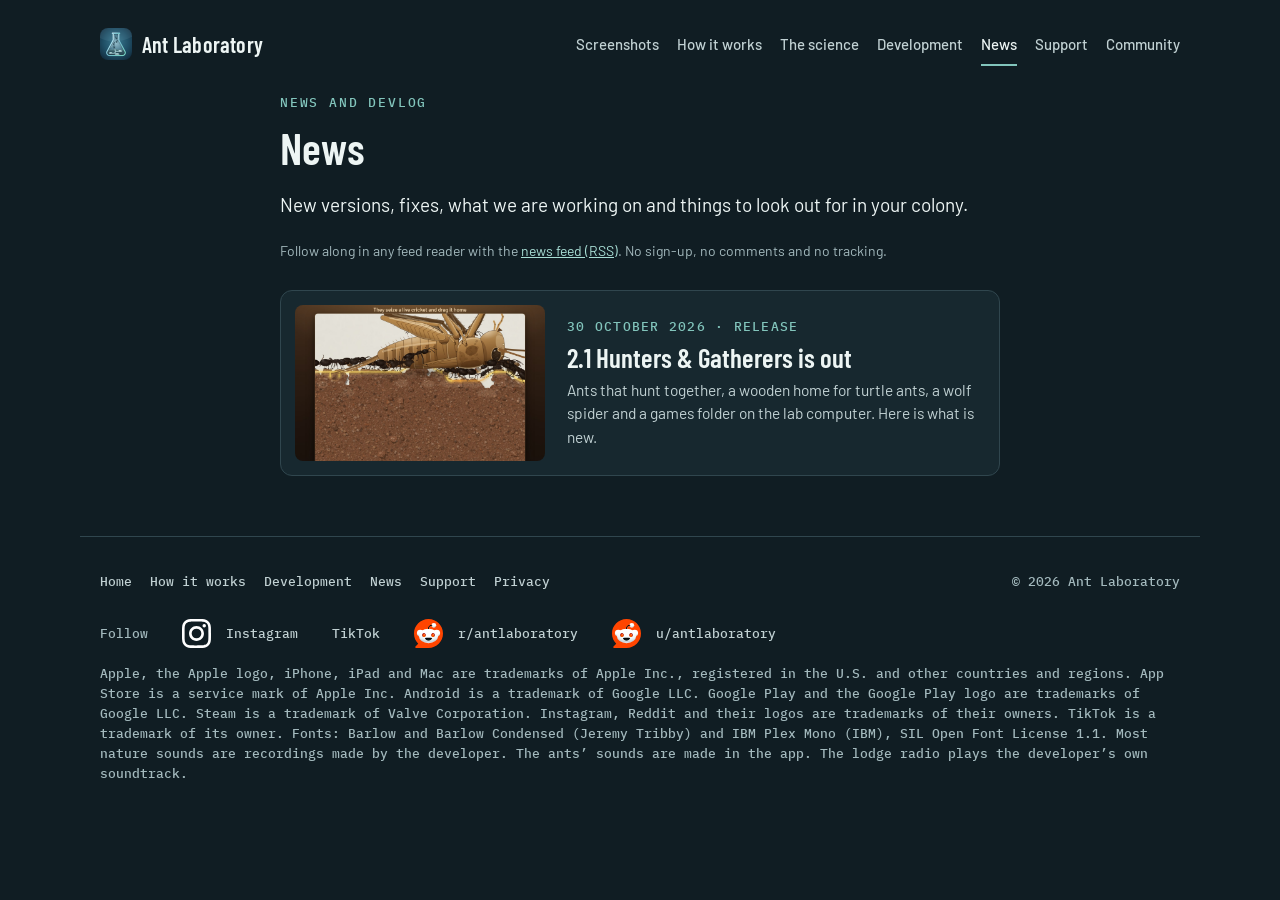
<file: news/index.html>
<!doctype html>
<html lang="en">
<head>
<meta charset="utf-8">
<meta name="viewport" content="width=device-width, initial-scale=1">
<title>News — Ant Laboratory</title>
<meta name="description" content="News from Ant Laboratory: new versions, fixes, progress and things to look out for in your colony.">
<meta name="theme-color" content="#101d23">
<link rel="icon" href="../favicon.svg?v=b617176d5f56" type="image/svg+xml">
<link rel="icon" href="../favicon-32.png?v=eda200b2afa7" type="image/png" sizes="32x32">
<link rel="apple-touch-icon" href="../apple-touch-icon.png?v=dad16533b57a">
<link rel="canonical" href="https://www.antlaboratory.com/news/">
<link rel="alternate" type="application/atom+xml" title="Ant Laboratory news" href="feed.xml">
<meta property="og:type" content="website">
<meta property="og:site_name" content="Ant Laboratory">
<meta property="og:title" content="News — Ant Laboratory">
<meta property="og:description" content="News from Ant Laboratory: new versions, fixes, progress and things to look out for in your colony.">
<meta property="og:url" content="https://www.antlaboratory.com/news/">
<meta property="og:image" content="https://www.antlaboratory.com/img/news/2-1-hunt.jpg?v=81e28c0772a3">
<meta property="og:image:width" content="1600">
<meta property="og:image:height" content="1200">
<meta property="og:image:alt" content="A line of black ants grips a big brown cricket on the soil and drags it towards their nest.">

<meta name="twitter:card" content="summary_large_image">
<meta name="twitter:title" content="News — Ant Laboratory">
<meta name="twitter:description" content="News from Ant Laboratory: new versions, fixes, progress and things to look out for in your colony.">
<meta name="twitter:image" content="https://www.antlaboratory.com/img/news/2-1-hunt.jpg?v=81e28c0772a3">
<meta name="twitter:image:alt" content="A line of black ants grips a big brown cricket on the soil and drags it towards their nest.">
<link rel="stylesheet" href="../fonts/fonts.css">
<link rel="stylesheet" href="../page.css">
<script src="../site-config.js"></script>
<script src="../site.js" defer></script>
</head>
<body>
<header class="nav wrap-w">
  <a class="brand" href="../"><img src="../icon-64.png?v=22aa451486ef" alt="" width="32" height="32">Ant Laboratory</a>
  <nav aria-label="Site"><a href="../#screenshots">Screenshots</a><a href="../about.html">How it works</a><a href="../science.html">The science</a><a href="../development.html">Development</a><a href="./" data-news aria-current="page">News</a><a href="../support.html">Support</a><a data-forum hidden>Community</a></nav>
</header>

<main class="wrap doc news-index">
  <p class="kick">News and devlog</p>
  <h1>News</h1>
  <p class="lede">New versions, fixes, what we are working on and things to look out for in your colony.</p>
  <p class="fine">Follow along in any feed reader with the <a href="feed.xml">news feed (RSS)</a>. No sign-up, no comments and no tracking.</p>
  <ol class="news-list">
    <li><a class="news-card" href="hunters-and-gatherers.html"><figure class="news-thumb"><img src="../img/news/2-1-hunt.jpg?v=81e28c0772a3" width="1600" height="1200" alt="A line of black ants grips a big brown cricket on the soil and drags it towards their nest." fetchpriority="high"></figure><div><p class="news-meta">30 October 2026 · Release</p><h2>2.1 Hunters &amp; Gatherers is out</h2><p class="news-sum">Ants that hunt together, a wooden home for turtle ants, a wolf spider and a games folder on the lab computer. Here is what is new.</p></div></a></li>
  </ol>
</main>

<footer class="foot wrap-w">
  <nav aria-label="More"><a href="../">Home</a><a href="../about.html">How it works</a><a href="../development.html">Development</a><a href="./" data-news>News</a><a href="../support.html">Support</a><a href="../privacy.html">Privacy</a></nav>
  <span>© <span data-year>2026</span> <span data-owner>Ant Laboratory</span></span>
  <nav class="follow" aria-label="Follow Ant Laboratory"><span>Follow</span><a data-link="instagram" href="https://www.instagram.com/antlaboratorysim/" rel="noopener"><img class="sico" src="../img/logo-instagram.svg" width="29" height="29" alt="">Instagram</a><a data-link="tiktok" href="https://www.tiktok.com/@antlaboratory" rel="noopener">TikTok</a><a data-link="forum" href="https://www.reddit.com/r/antlaboratory/" rel="noopener" aria-label="Reddit: r/antlaboratory"><img class="sico full" src="../img/logo-reddit.svg" width="29" height="29" alt="">r/antlaboratory</a><a data-link="redditUser" href="https://www.reddit.com/user/antlaboratory/" rel="noopener" aria-label="Reddit: u/antlaboratory"><img class="sico full" src="../img/logo-reddit.svg" width="29" height="29" alt="">u/antlaboratory</a></nav>
  <span class="credits">Apple, the Apple logo, iPhone, iPad and Mac are trademarks of Apple Inc., registered in the U.S. and other countries and regions. App Store is a service mark of Apple Inc. Android is a trademark of Google LLC. Google Play and the Google Play logo are trademarks of Google LLC. Steam is a trademark of Valve Corporation. Instagram, Reddit and their logos are trademarks of their owners. TikTok is a trademark of its owner. Fonts: Barlow and Barlow Condensed (Jeremy Tribby) and IBM Plex Mono (IBM), SIL Open Font License 1.1. Most nature sounds are recordings made by the developer. The ants’ sounds are made in the app. The lodge radio plays the developer’s own soundtrack.</span>
</footer>
</body>
</html>
</file>
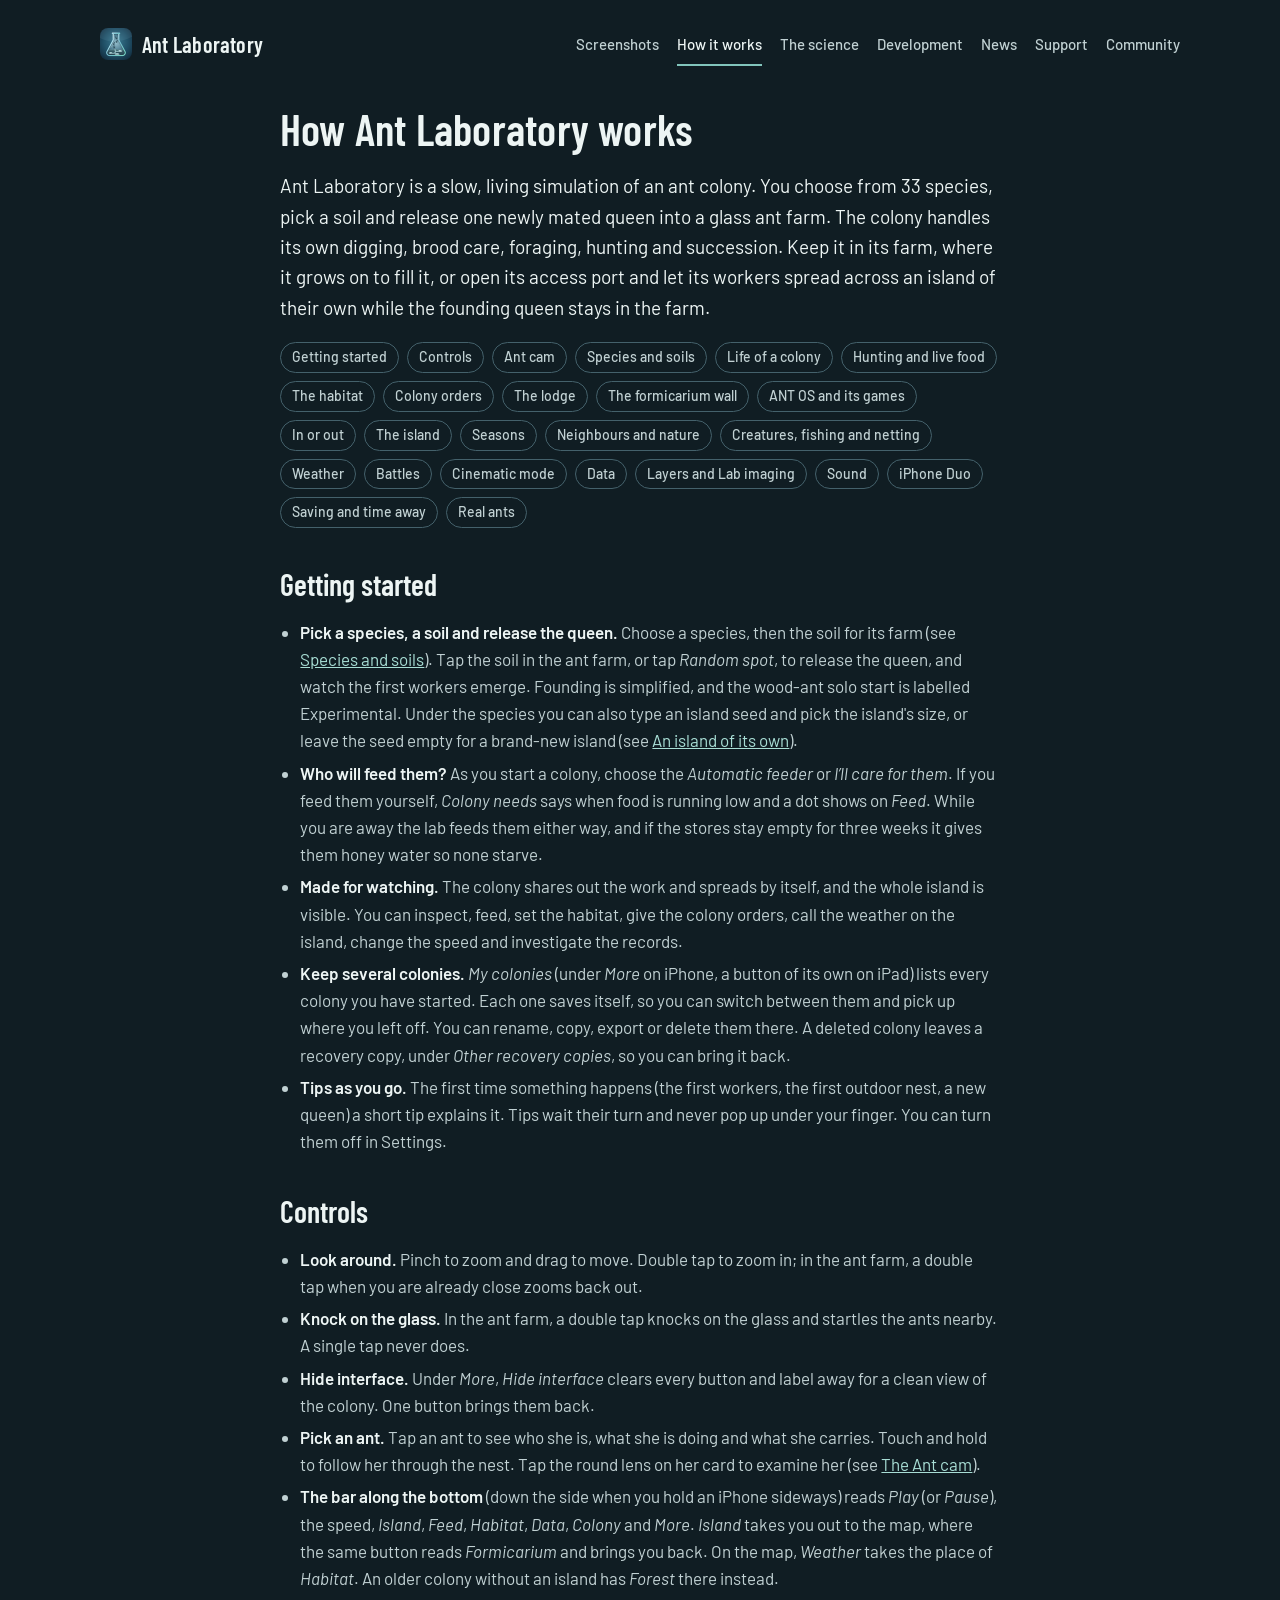
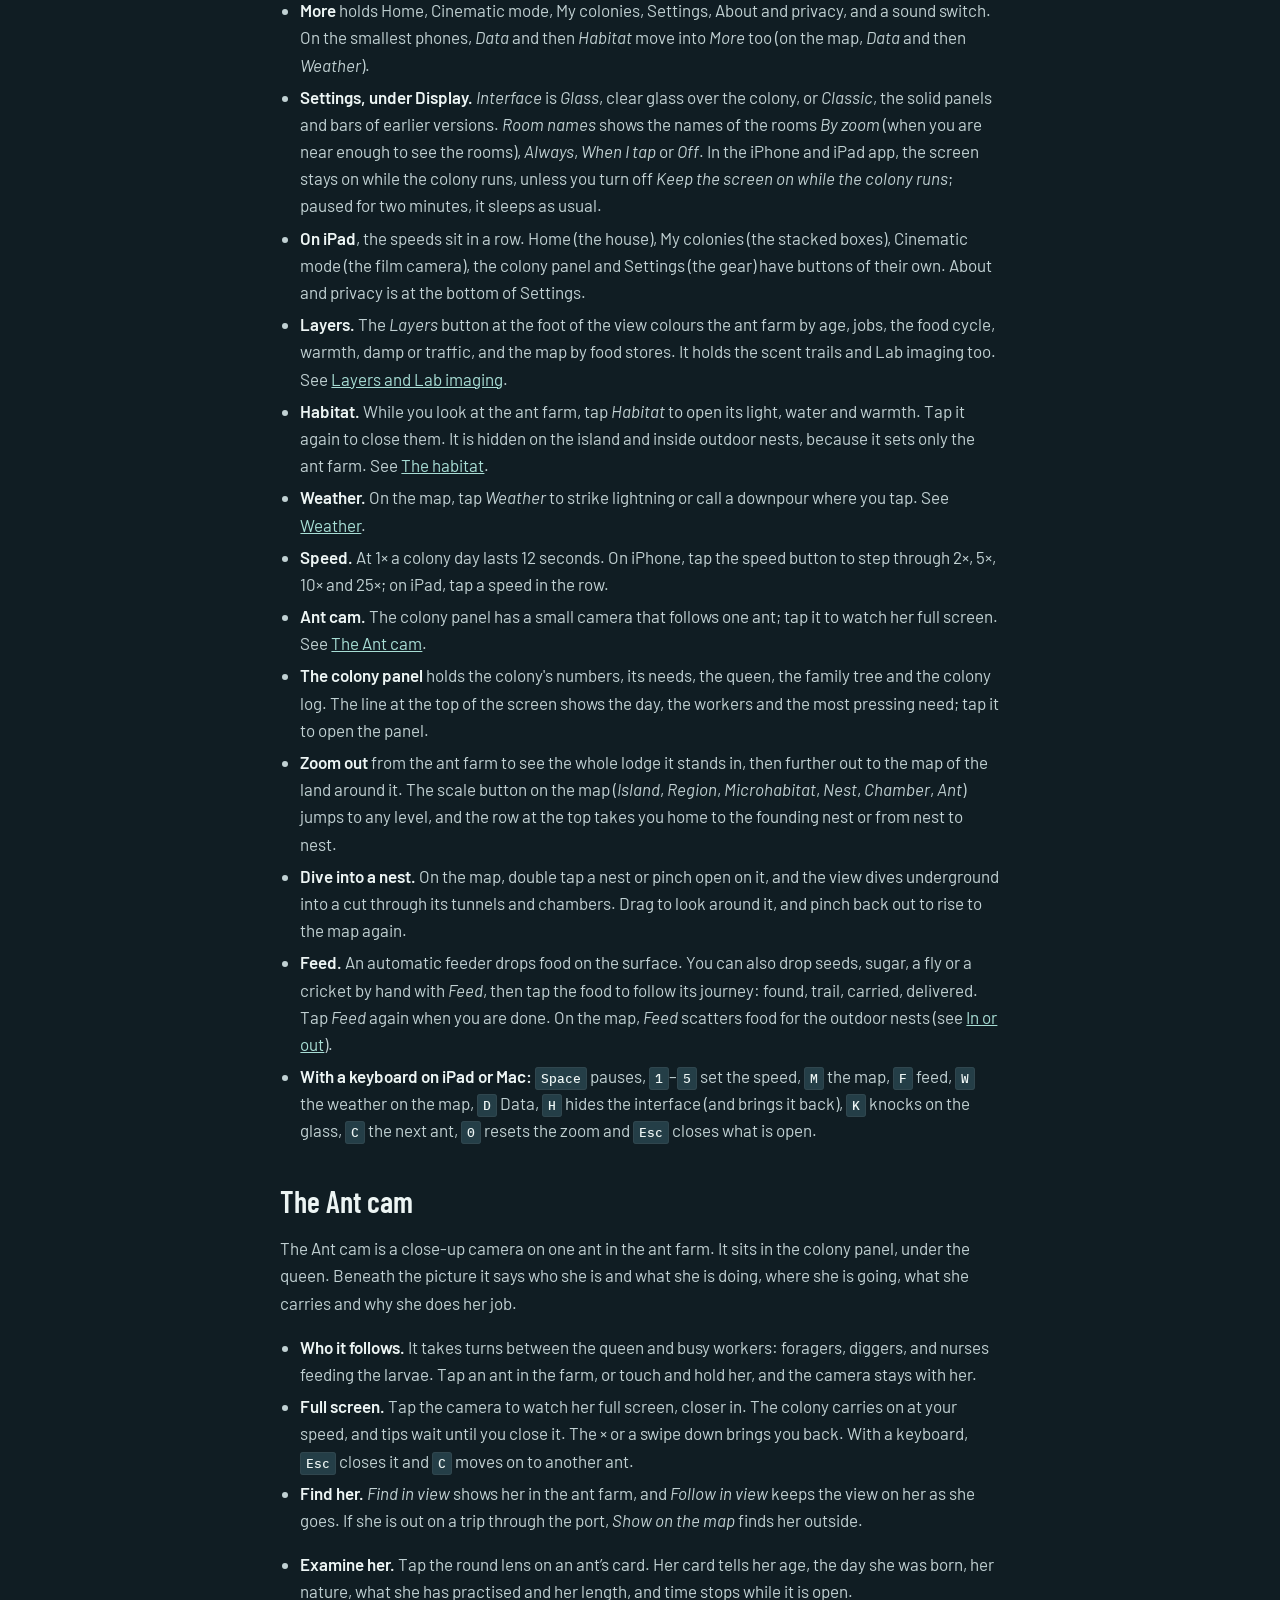
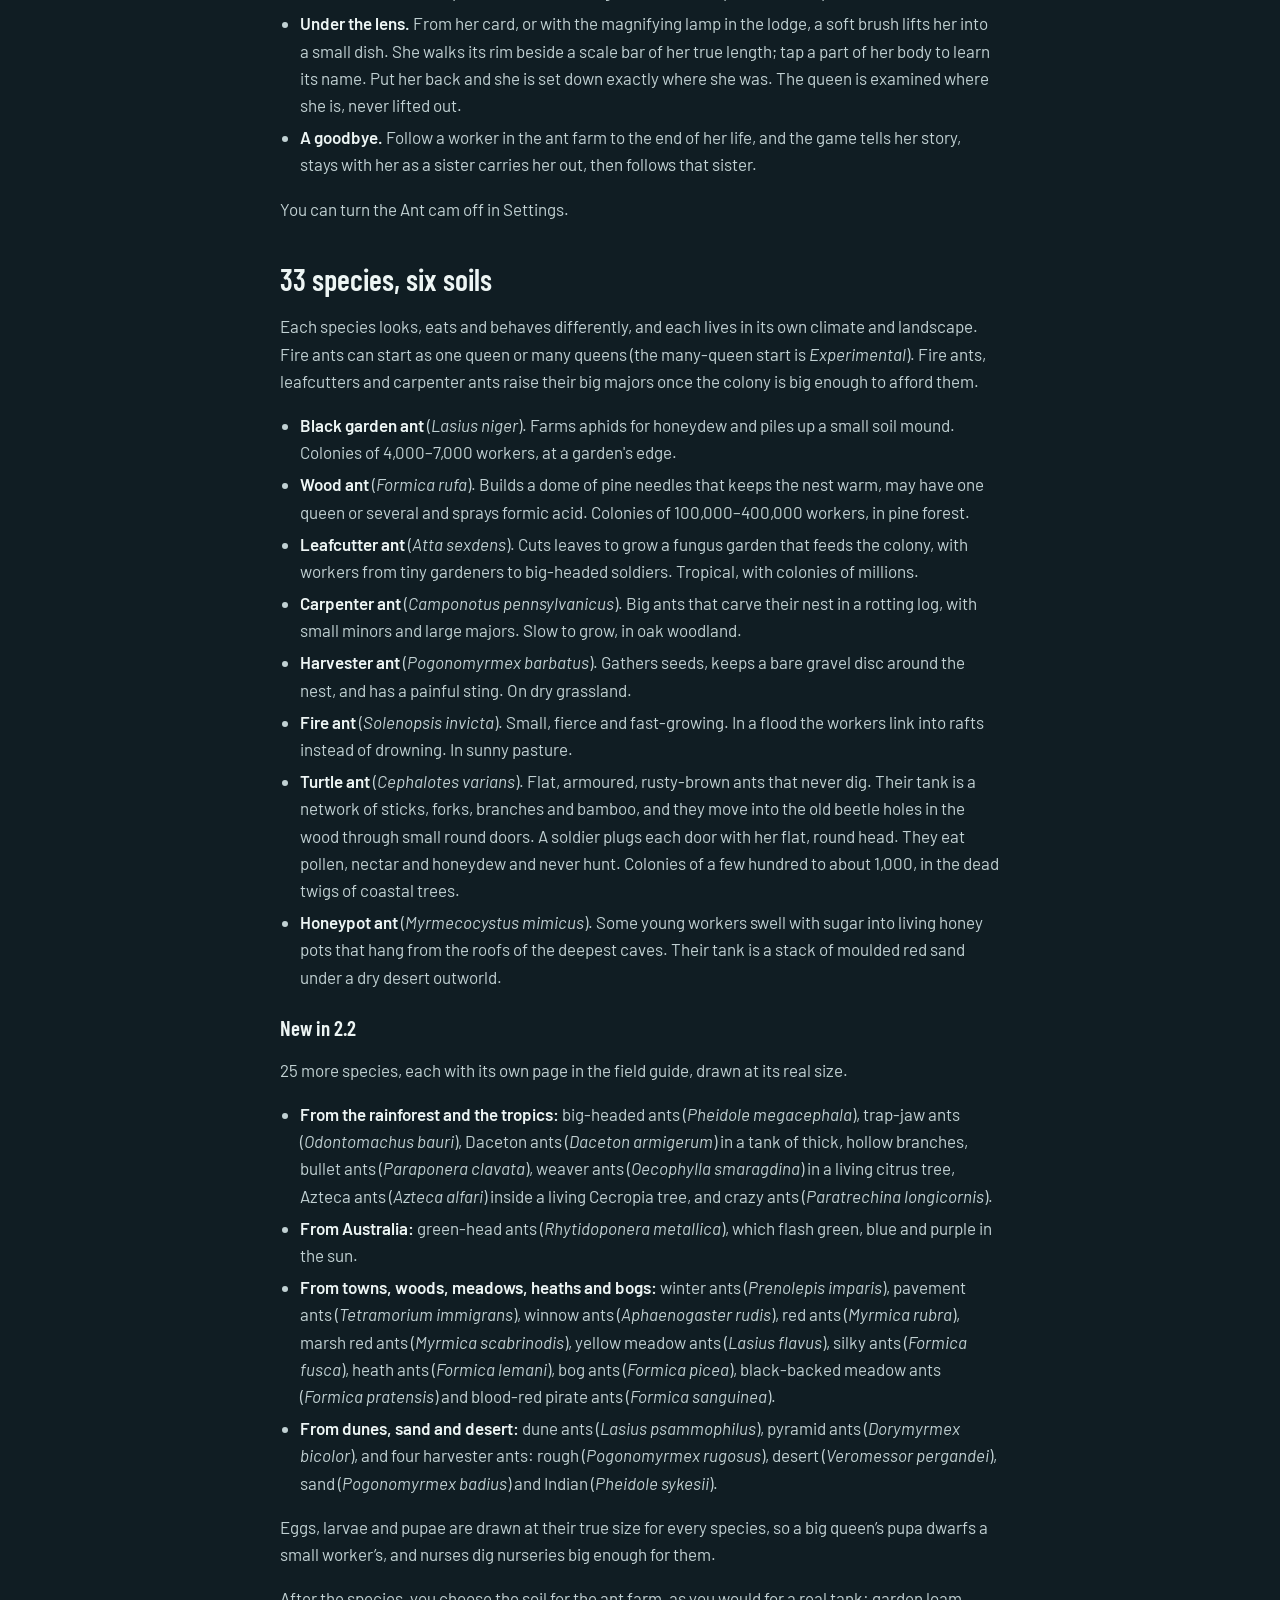
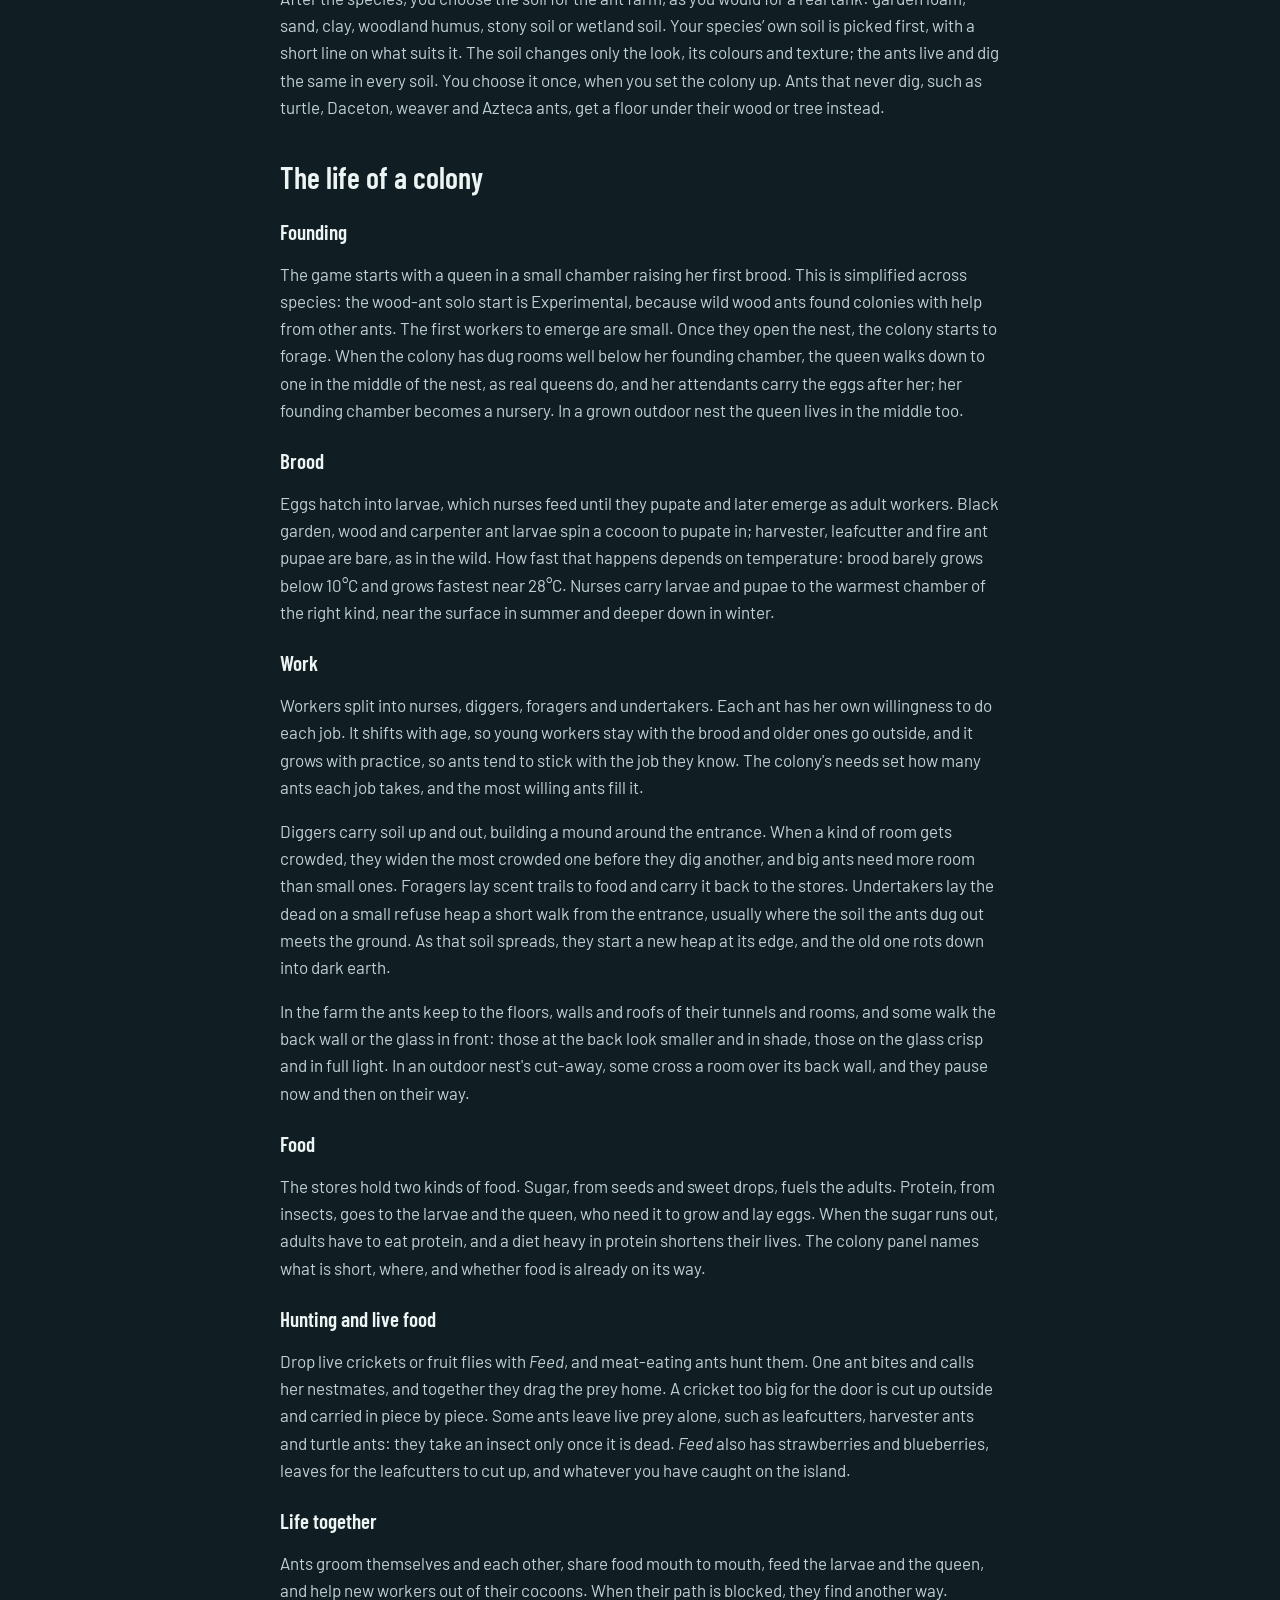
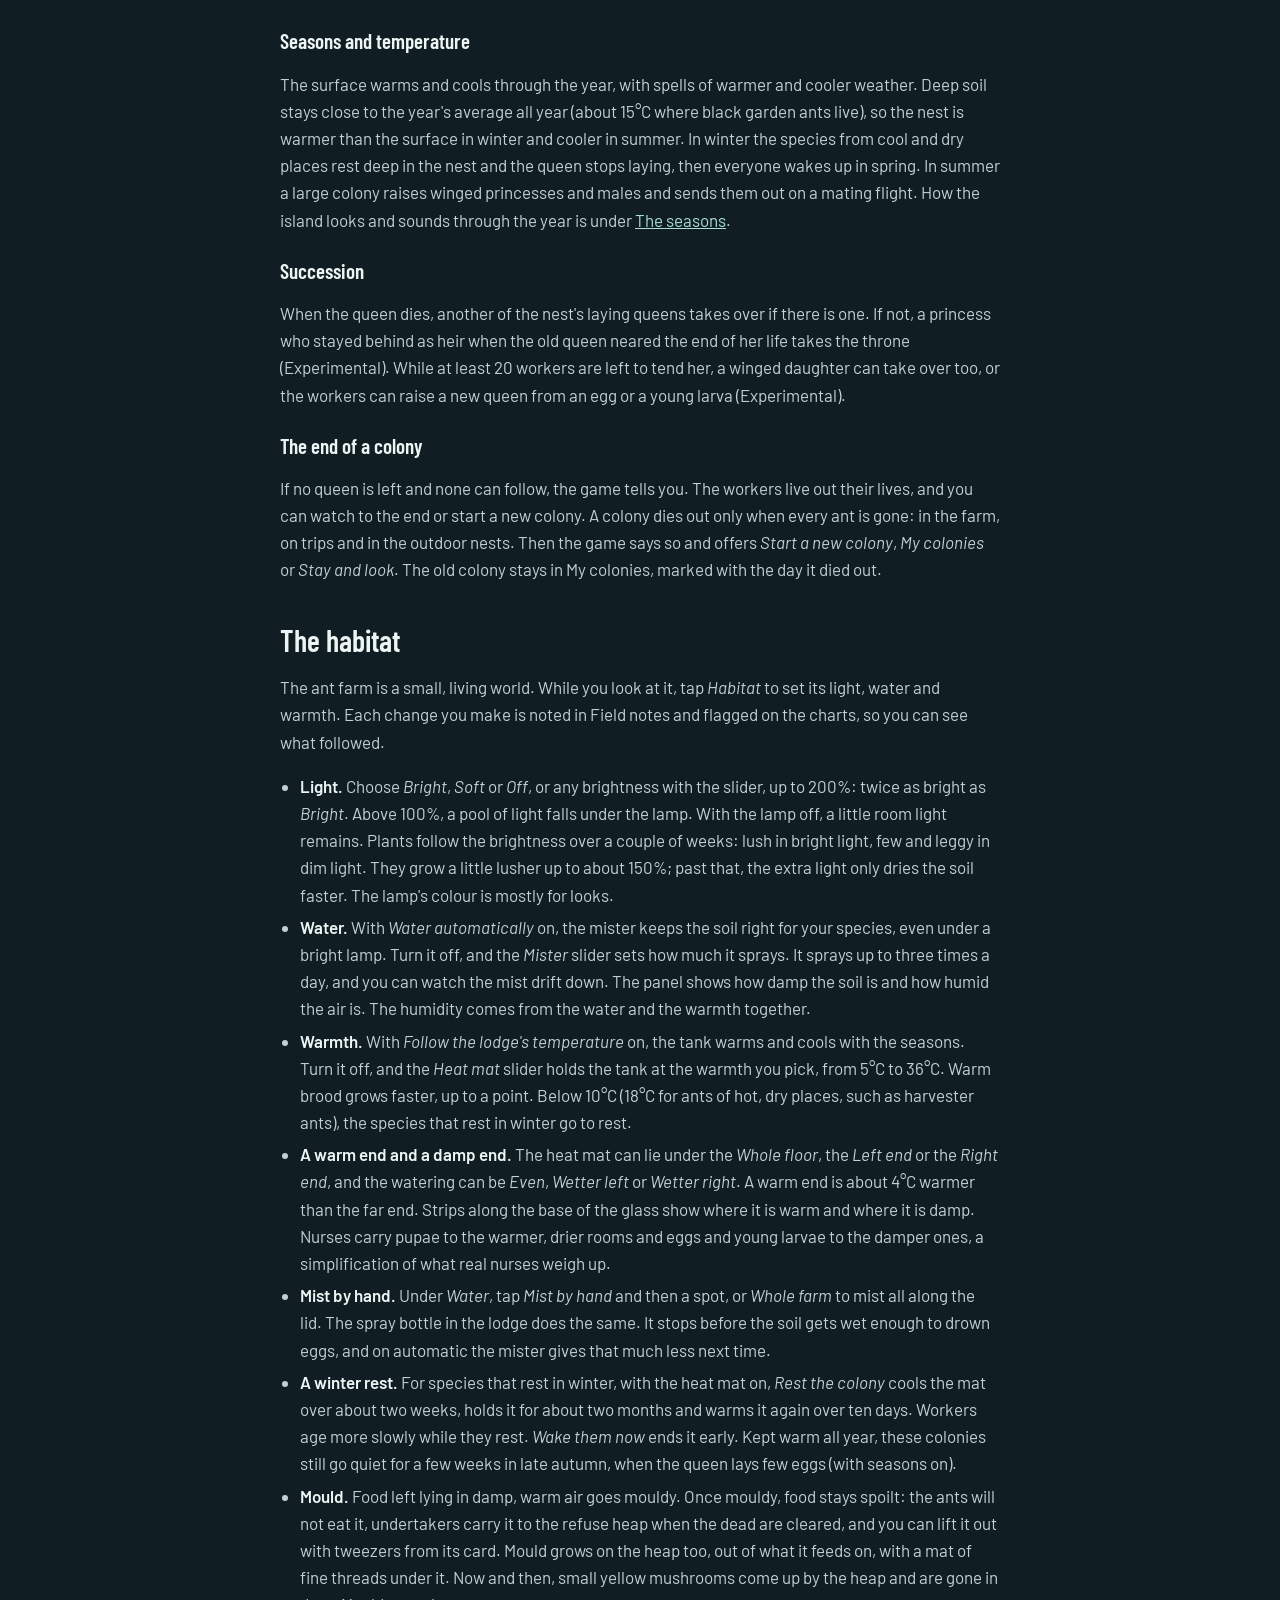
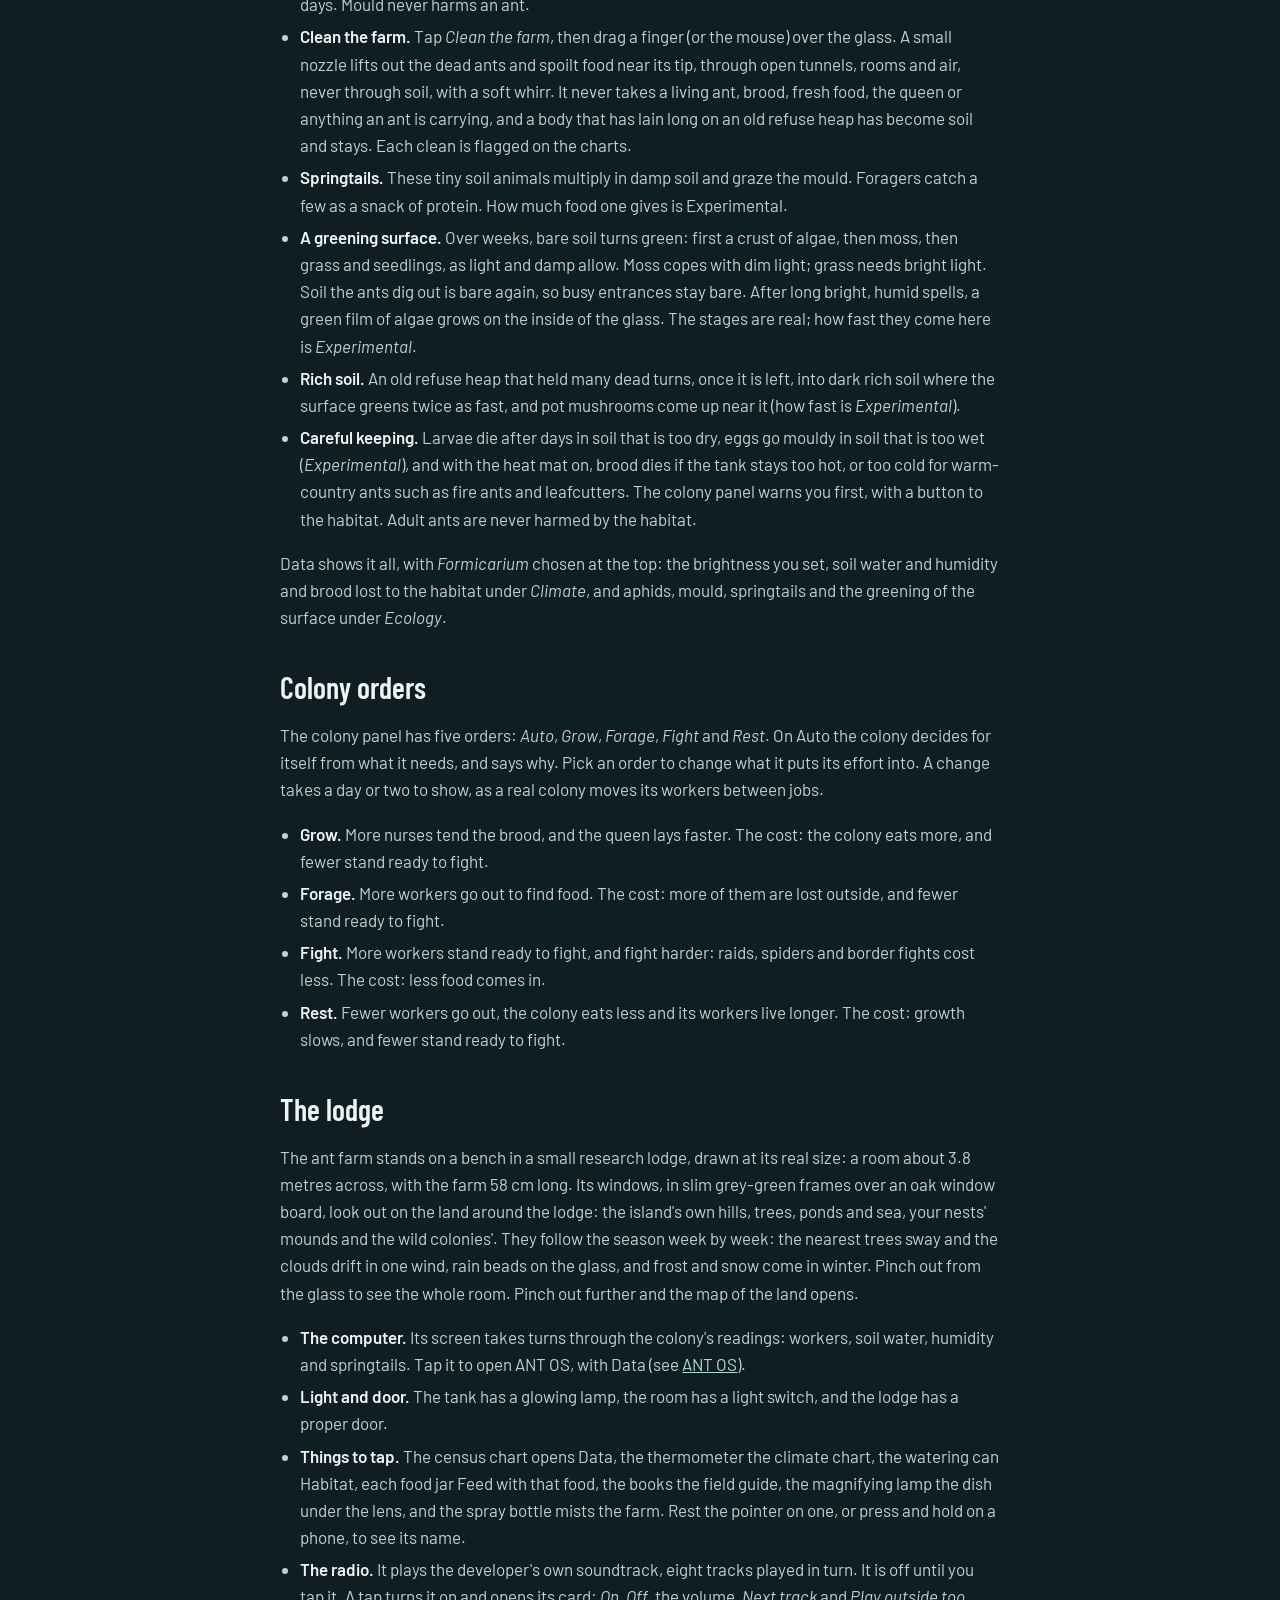
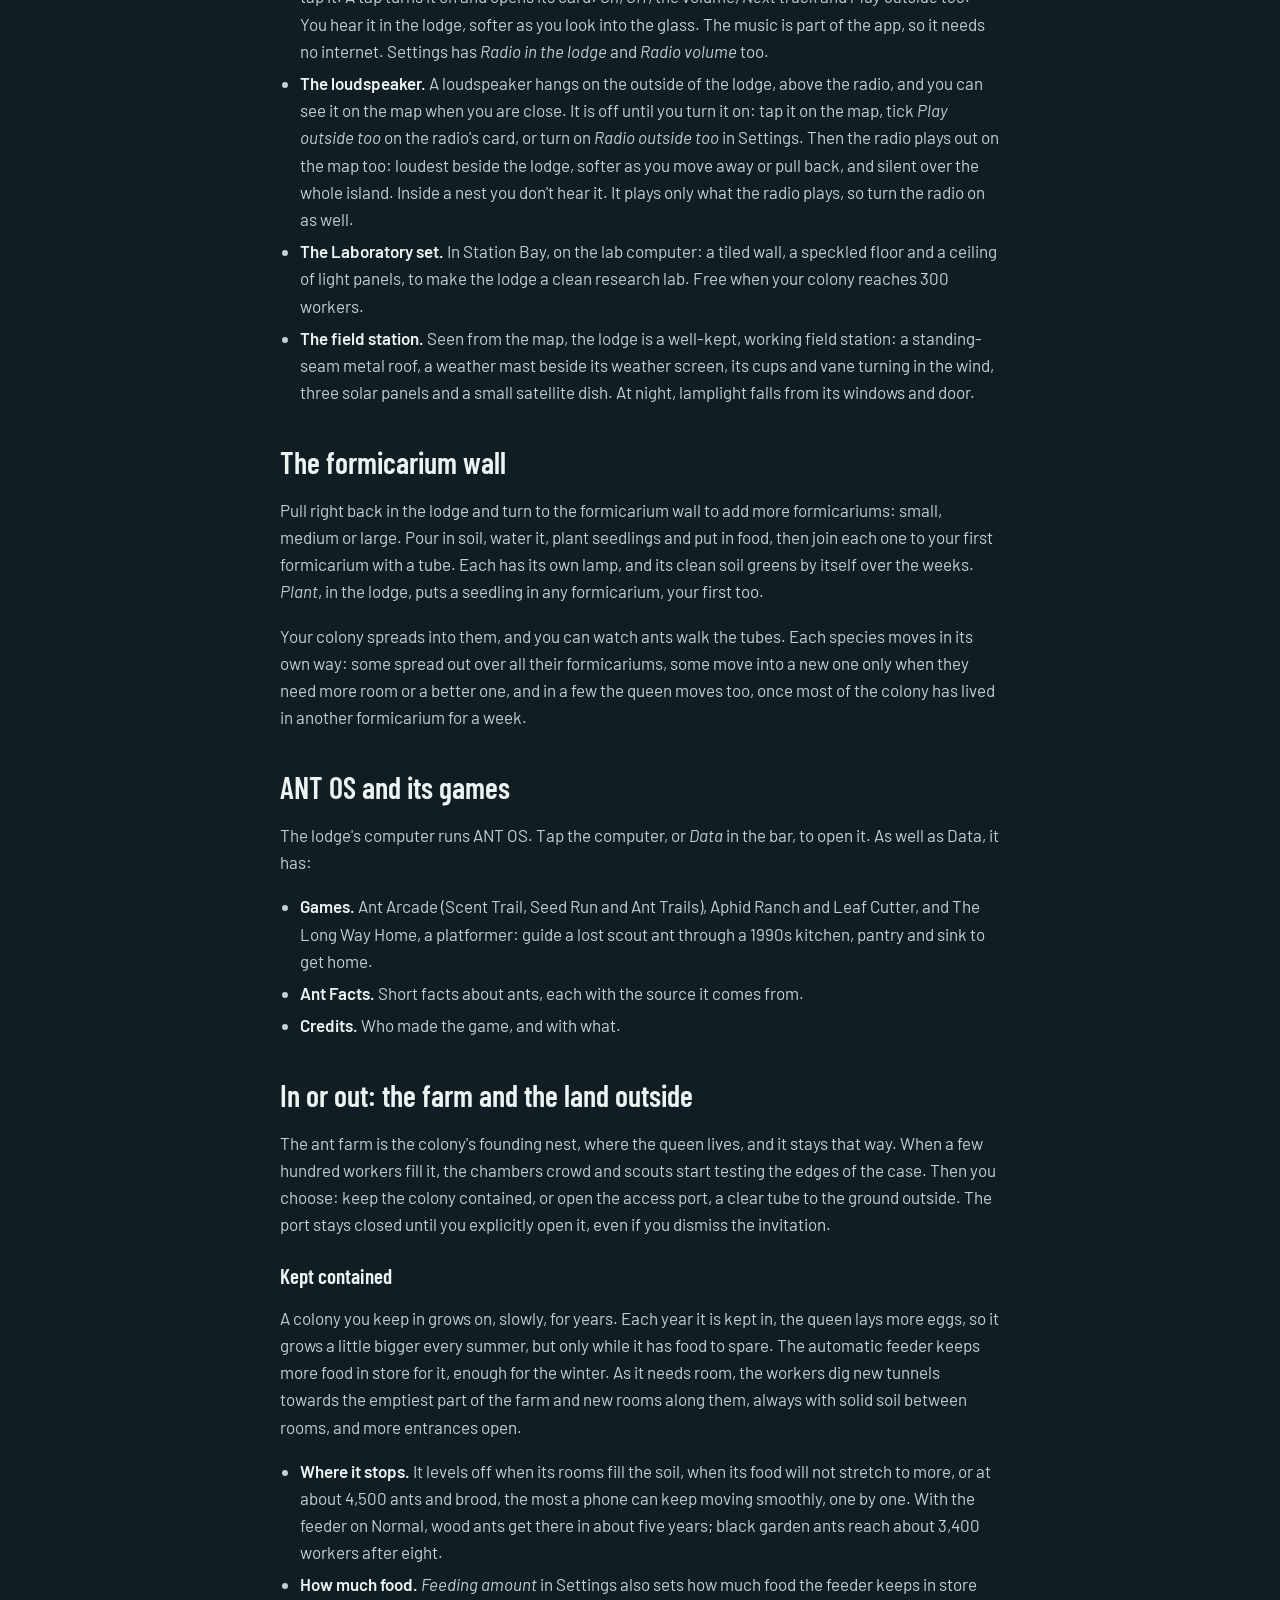
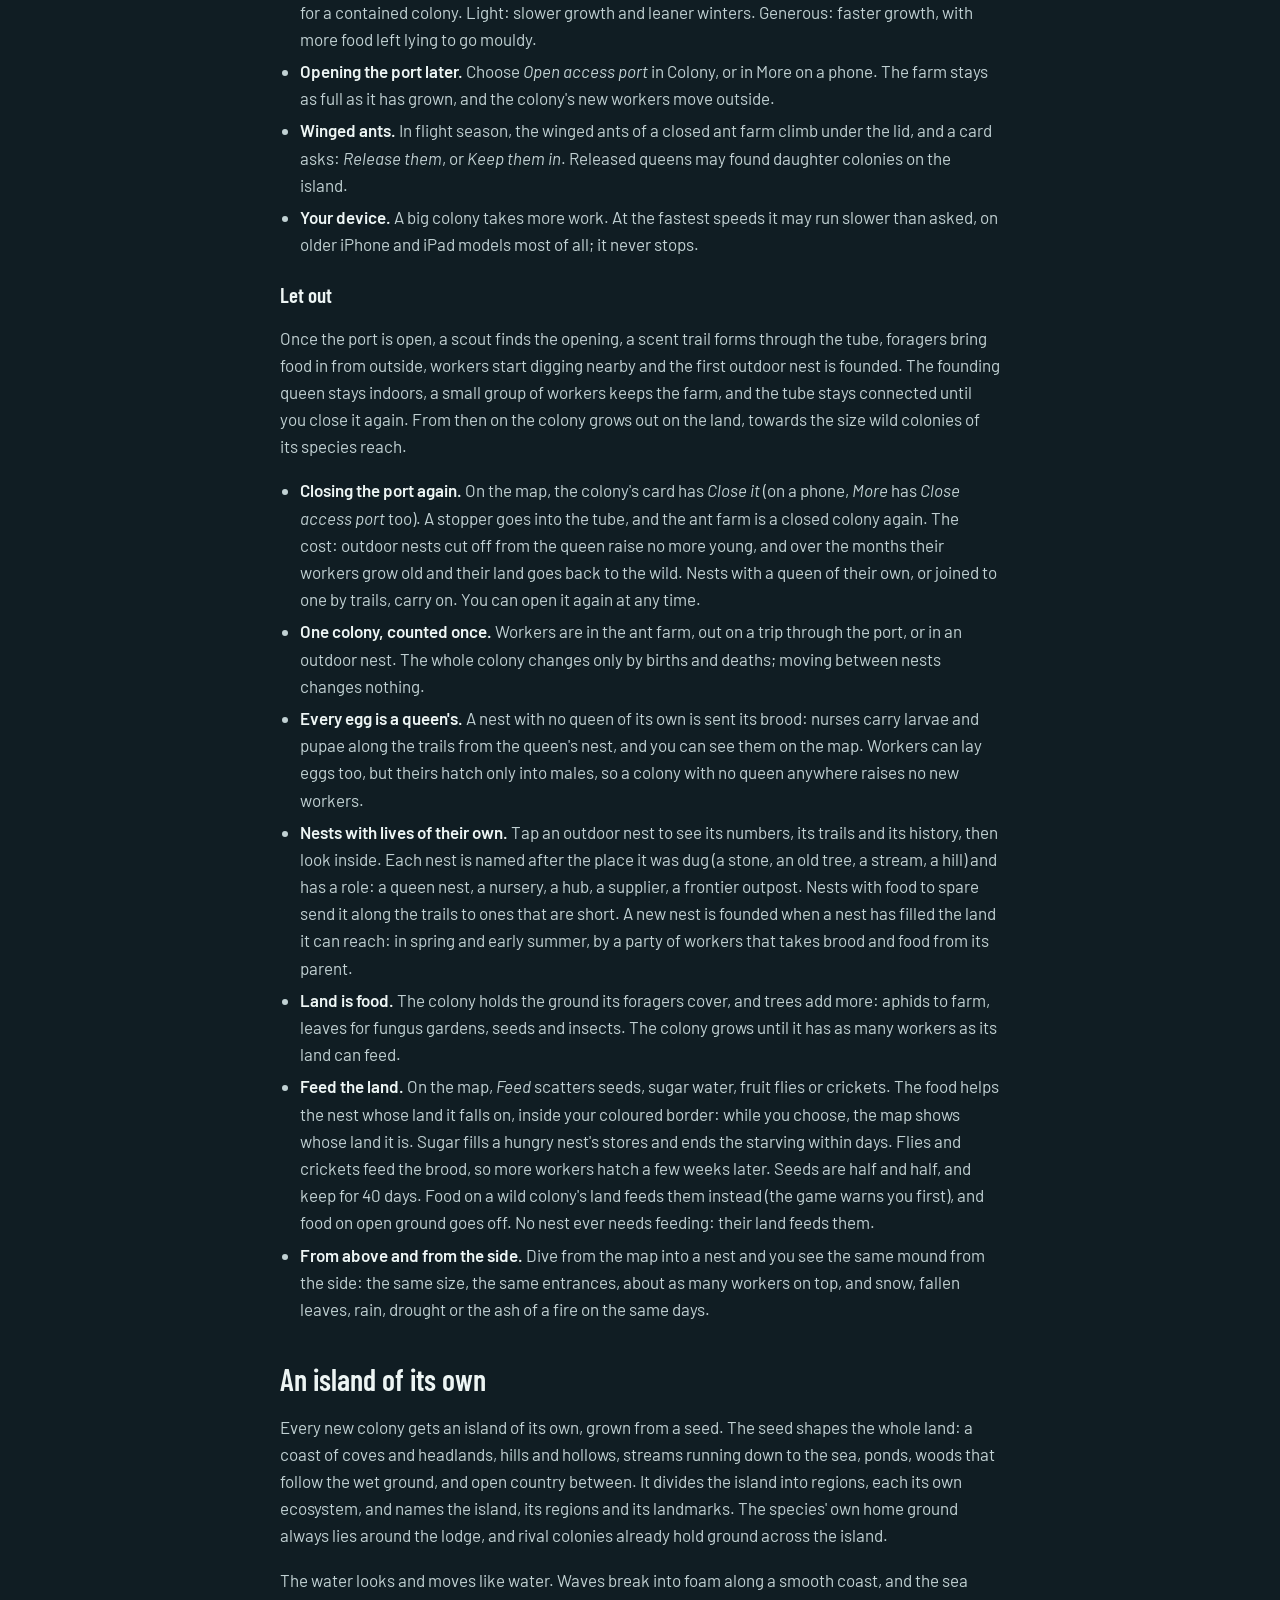
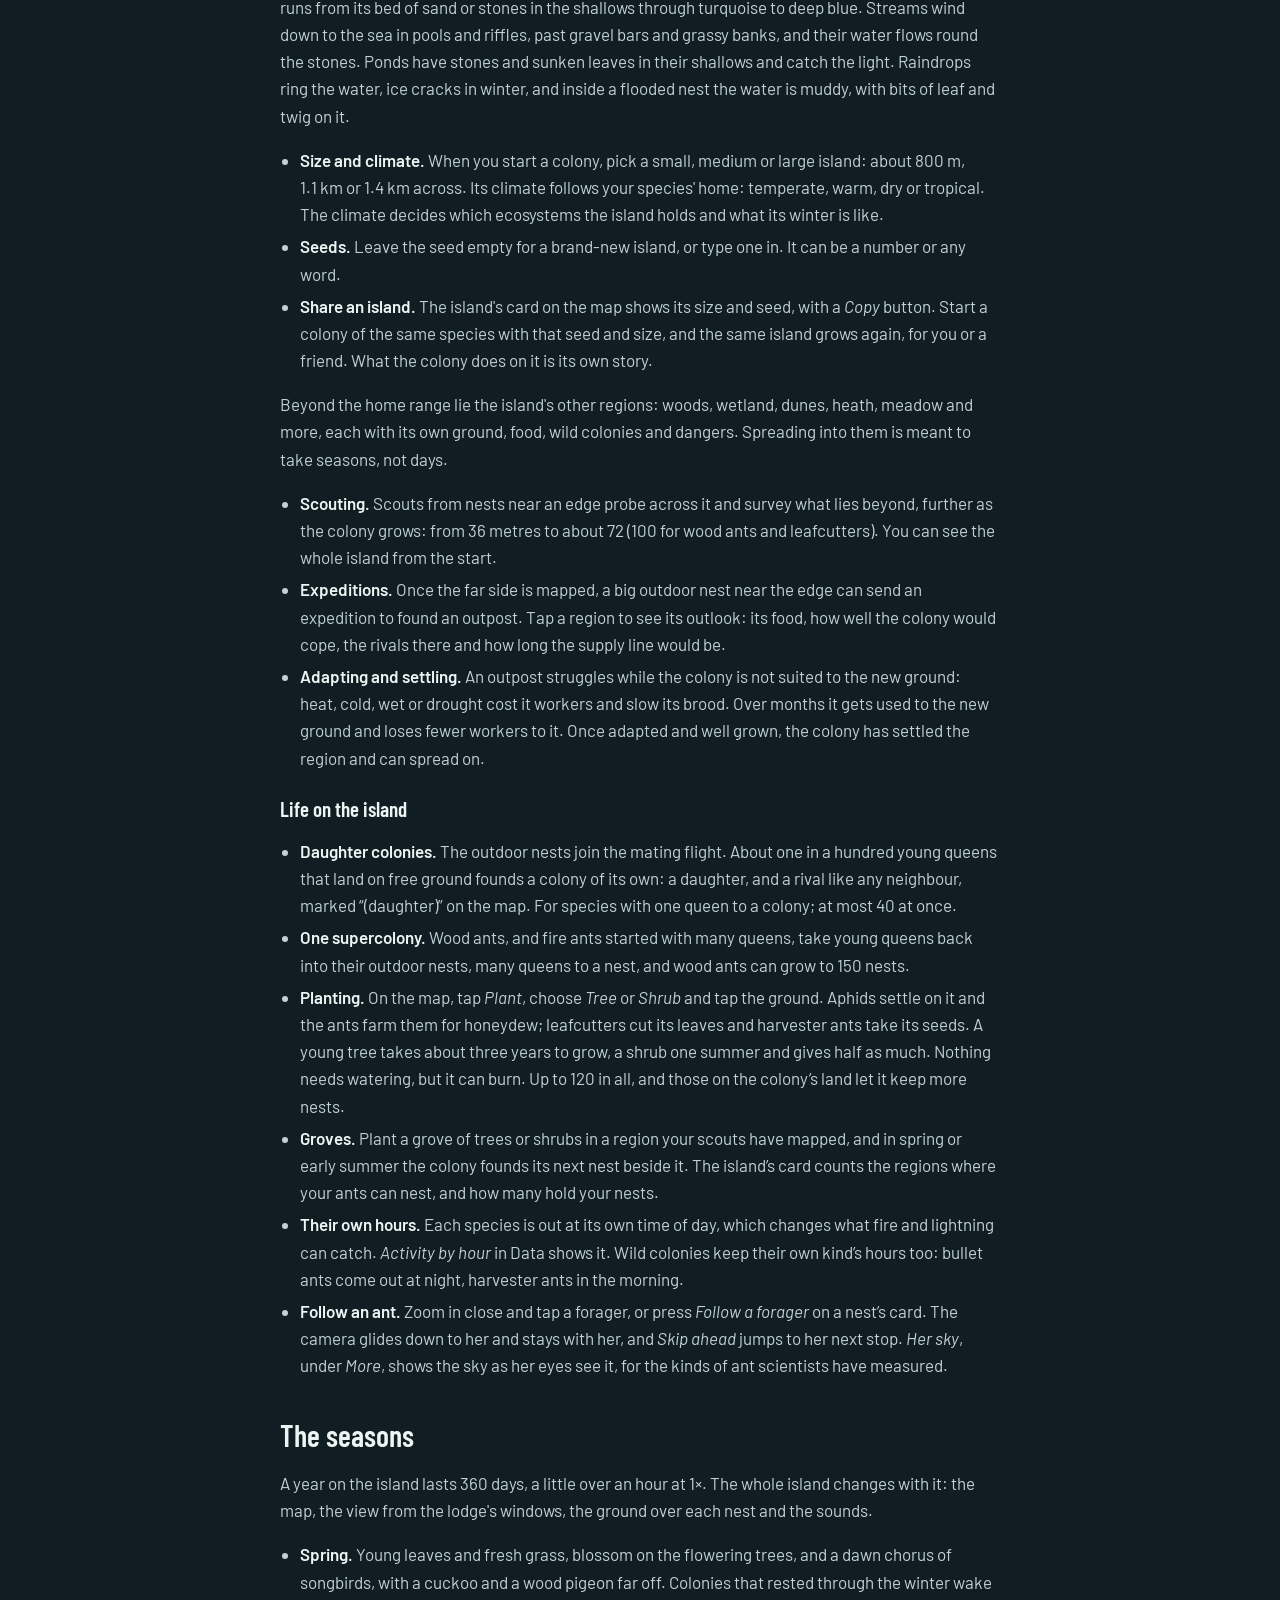
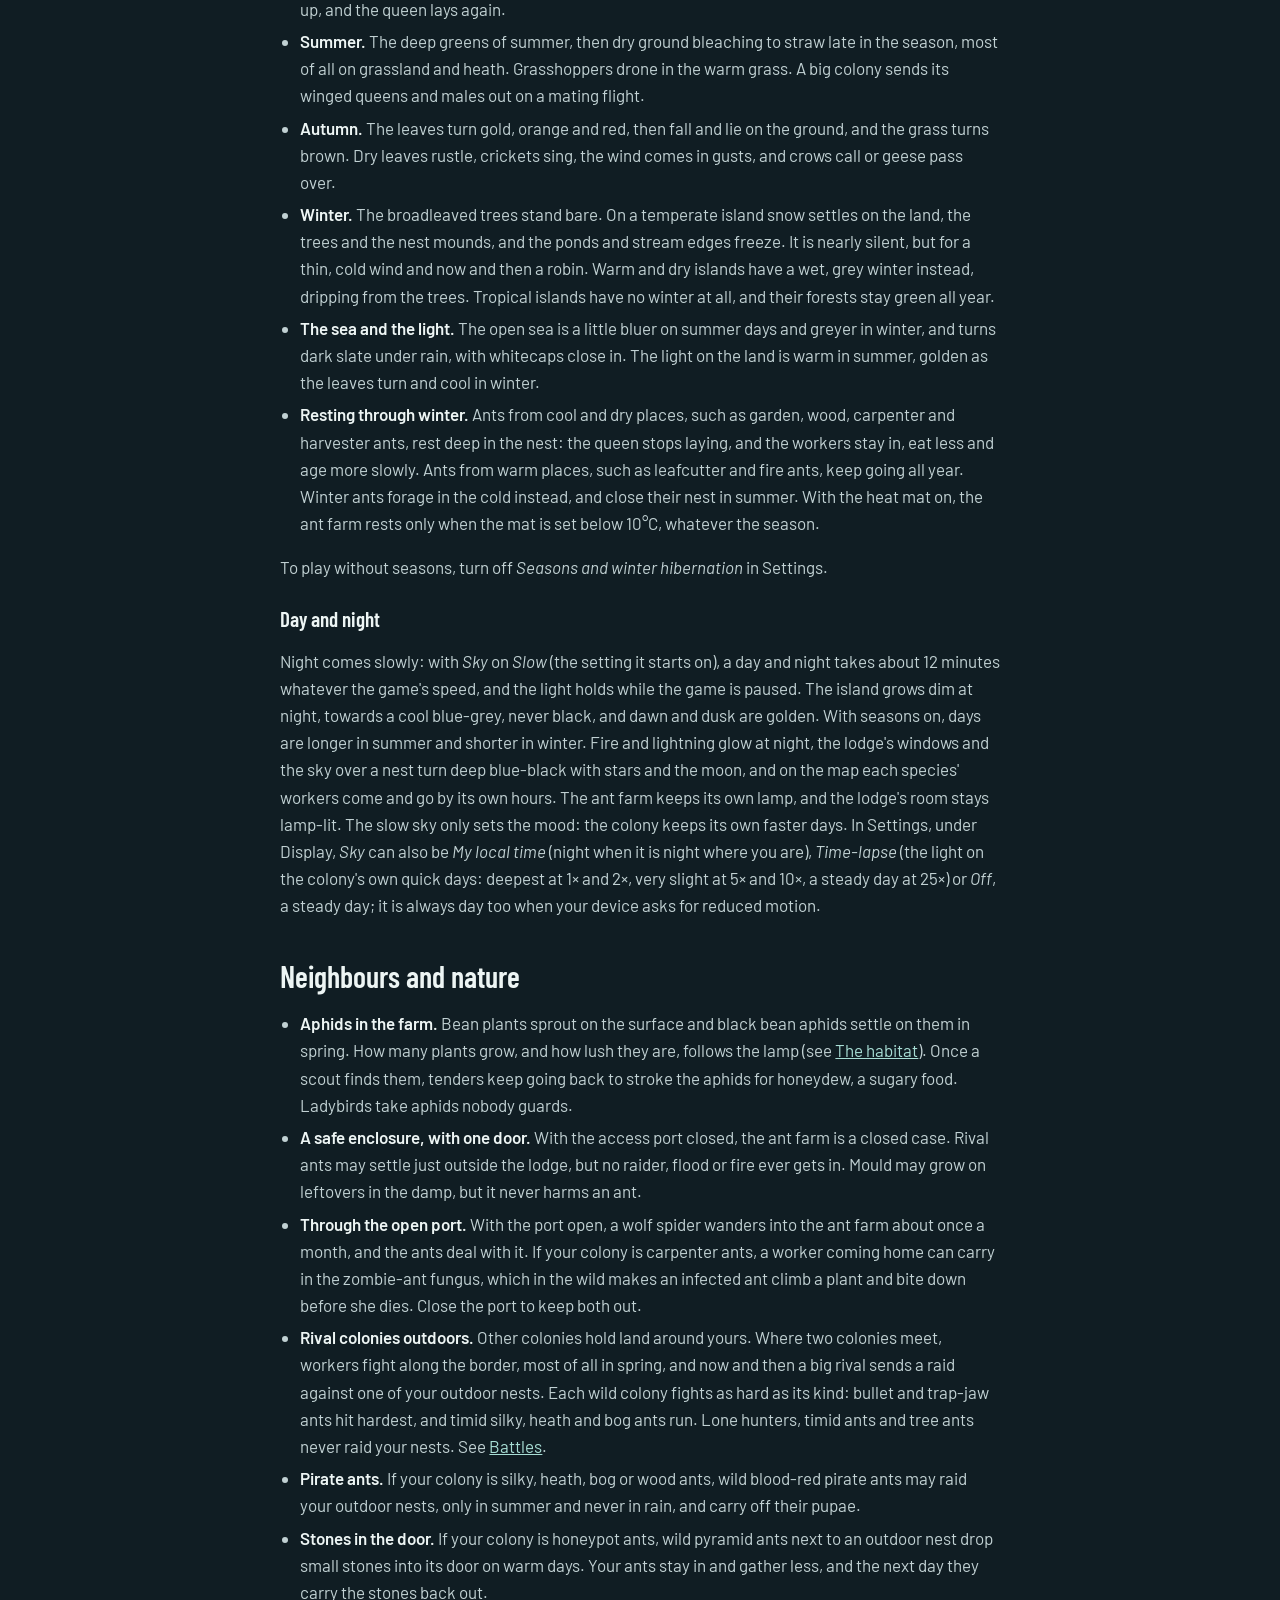
<file: about.html>
<!doctype html>
<html lang="en">
<head>
<meta charset="utf-8">
<meta name="viewport" content="width=device-width, initial-scale=1">
<title>How to play — Ant Laboratory</title>
<meta name="description" content="Learn how Ant Laboratory works: raise a queen from 33 species, care for the ant farm, explore its living island and study the colony’s life on iPhone, iPad and Mac.">
<meta name="theme-color" content="#101d23">
<link rel="icon" href="favicon.svg?v=b617176d5f56" type="image/svg+xml">
<link rel="icon" href="favicon-32.png?v=eda200b2afa7" type="image/png" sizes="32x32">
<link rel="apple-touch-icon" href="apple-touch-icon.png?v=dad16533b57a">
<link rel="canonical" href="https://www.antlaboratory.com/about.html">
<meta property="og:type" content="article">
<meta property="og:site_name" content="Ant Laboratory">
<meta property="og:title" content="How to play — Ant Laboratory">
<meta property="og:description" content="Learn how Ant Laboratory works: raise a queen, care for the ant farm, explore its island and study the colony’s life on iPhone, iPad and Mac.">
<meta property="og:url" content="https://www.antlaboratory.com/about.html">
<meta property="og:image" content="https://www.antlaboratory.com/og-image.jpg?v=c70133c191d8">
<meta property="og:image:width" content="1200">
<meta property="og:image:height" content="630">
<meta property="og:image:alt" content="Ant Laboratory: a living ant farm and its island.">
<meta name="twitter:card" content="summary_large_image">
<meta name="twitter:title" content="How to play — Ant Laboratory">
<meta name="twitter:description" content="Learn how Ant Laboratory works: raise a queen, care for the ant farm, explore its island and study the colony’s life on iPhone, iPad and Mac.">
<meta name="twitter:image" content="https://www.antlaboratory.com/og-image.jpg?v=c70133c191d8">
<meta name="twitter:image:alt" content="Ant Laboratory: a living ant farm and its island.">
<link rel="stylesheet" href="fonts/fonts.css">
<link rel="stylesheet" href="page.css">
<script src="site-config.js"></script>
<script src="site.js" defer></script>
</head>
<body>
<header class="nav wrap-w">
  <a class="brand" href="./"><img src="icon-64.png?v=22aa451486ef" alt="" width="32" height="32">Ant Laboratory</a>
  <nav aria-label="Site"><a href="./#screenshots">Screenshots</a><a href="about.html" aria-current="page">How it works</a><a href="science.html">The science</a><a href="development.html">Development</a><a href="news/" data-news>News</a><a href="support.html">Support</a><a data-forum hidden>Community</a></nav>
</header>

<main class="wrap doc">
  <h1>How Ant Laboratory works</h1>
  <p class="lede">Ant Laboratory is a slow, living simulation of an ant colony. You choose from 33 species, pick a soil and release one newly mated queen into a glass ant farm. The colony handles its own digging, brood care, foraging, hunting and succession. Keep it in its farm, where it grows on to fill it, or open its access port and let its workers spread across an island of their own while the founding queen stays in the farm.</p>
  <ul class="toc">
    <li><a href="#start">Getting started</a></li>
    <li><a href="#controls">Controls</a></li>
    <li><a href="#antcam">Ant cam</a></li>
    <li><a href="#species">Species and soils</a></li>
    <li><a href="#life">Life of a colony</a></li>
    <li><a href="#hunting">Hunting and live food</a></li>
    <li><a href="#habitat">The habitat</a></li>
    <li><a href="#orders">Colony orders</a></li>
    <li><a href="#lodge">The lodge</a></li>
    <li><a href="#wall">The formicarium wall</a></li>
    <li><a href="#antos">ANT OS and its games</a></li>
    <li><a href="#outside">In or out</a></li>
    <li><a href="#island">The island</a></li>
    <li><a href="#seasons">Seasons</a></li>
    <li><a href="#nature">Neighbours and nature</a></li>
    <li><a href="#creatures">Creatures, fishing and netting</a></li>
    <li><a href="#weather">Weather</a></li>
    <li><a href="#war">Battles</a></li>
    <li><a href="#cinematic">Cinematic mode</a></li>
    <li><a href="#lab">Data</a></li>
    <li><a href="#layers">Layers and Lab imaging</a></li>
    <li><a href="#sound">Sound</a></li>
    <li><a href="#duo">iPhone Duo</a></li>
    <li><a href="#saving">Saving and time away</a></li>
    <li><a href="#real">Real ants</a></li>
  </ul>

  <h2 id="start">Getting started</h2>
  <ul>
    <li><b>Pick a species, a soil and release the queen.</b> Choose a species, then the soil for its farm (see <a href="#species">Species and soils</a>). Tap the soil in the ant farm, or tap <i>Random spot</i>, to release the queen, and watch the first workers emerge. Founding is simplified, and the wood-ant solo start is labelled Experimental. Under the species you can also type an island seed and pick the island's size, or leave the seed empty for a brand-new island (see <a href="#island">An island of its own</a>).</li>
    <li><b>Who will feed them?</b> As you start a colony, choose the <i>Automatic feeder</i> or <i>I’ll care for them</i>. If you feed them yourself, <i>Colony needs</i> says when food is running low and a dot shows on <i>Feed</i>. While you are away the lab feeds them either way, and if the stores stay empty for three weeks it gives them honey water so none starve.</li>
    <li><b>Made for watching.</b> The colony shares out the work and spreads by itself, and the whole island is visible. You can inspect, feed, set the habitat, give the colony orders, call the weather on the island, change the speed and investigate the records.</li>
    <li><b>Keep several colonies.</b> <i>My colonies</i> (under <i>More</i> on iPhone, a button of its own on iPad) lists every colony you have started. Each one saves itself, so you can switch between them and pick up where you left off. You can rename, copy, export or delete them there. A deleted colony leaves a recovery copy, under <i>Other recovery copies</i>, so you can bring it back.</li>
    <li><b>Tips as you go.</b> The first time something happens (the first workers, the first outdoor nest, a new queen) a short tip explains it. Tips wait their turn and never pop up under your finger. You can turn them off in Settings.</li>
  </ul>

  <h2 id="controls">Controls</h2>
  <ul>
    <li><b>Look around.</b> Pinch to zoom and drag to move. Double tap to zoom in; in the ant farm, a double tap when you are already close zooms back out.</li>
    <li><b>Knock on the glass.</b> In the ant farm, a double tap knocks on the glass and startles the ants nearby. A single tap never does.</li>
    <li><b>Hide interface.</b> Under <i>More</i>, <i>Hide interface</i> clears every button and label away for a clean view of the colony. One button brings them back.</li>
    <li><b>Pick an ant.</b> Tap an ant to see who she is, what she is doing and what she carries. Touch and hold to follow her through the nest. Tap the round lens on her card to examine her (see <a href="#antcam">The Ant cam</a>).</li>
    <li><b>The bar along the bottom</b> (down the side when you hold an iPhone sideways) reads <i>Play</i> (or <i>Pause</i>), the speed, <i>Island</i>, <i>Feed</i>, <i>Habitat</i>, <i>Data</i>, <i>Colony</i> and <i>More</i>. <i>Island</i> takes you out to the map, where the same button reads <i>Formicarium</i> and brings you back. On the map, <i>Weather</i> takes the place of <i>Habitat</i>. An older colony without an island has <i>Forest</i> there instead.</li>
    <li><b>More</b> holds Home, Cinematic mode, My colonies, Settings, About and privacy, and a sound switch. On the smallest phones, <i>Data</i> and then <i>Habitat</i> move into <i>More</i> too (on the map, <i>Data</i> and then <i>Weather</i>).</li>
    <li><b>Settings, under Display.</b> <i>Interface</i> is <i>Glass</i>, clear glass over the colony, or <i>Classic</i>, the solid panels and bars of earlier versions. <i>Room names</i> shows the names of the rooms <i>By zoom</i> (when you are near enough to see the rooms), <i>Always</i>, <i>When I tap</i> or <i>Off</i>. In the iPhone and iPad app, the screen stays on while the colony runs, unless you turn off <i>Keep the screen on while the colony runs</i>; paused for two minutes, it sleeps as usual.</li>
    <li><b>On iPad</b>, the speeds sit in a row. Home (the house), My colonies (the stacked boxes), Cinematic mode (the film camera), the colony panel and Settings (the gear) have buttons of their own. About and privacy is at the bottom of Settings.</li>
    <li><b>Layers.</b> The <i>Layers</i> button at the foot of the view colours the ant farm by age, jobs, the food cycle, warmth, damp or traffic, and the map by food stores. It holds the scent trails and Lab imaging too. See <a href="#layers">Layers and Lab imaging</a>.</li>
    <li><b>Habitat.</b> While you look at the ant farm, tap <i>Habitat</i> to open its light, water and warmth. Tap it again to close them. It is hidden on the island and inside outdoor nests, because it sets only the ant farm. See <a href="#habitat">The habitat</a>.</li>
    <li><b>Weather.</b> On the map, tap <i>Weather</i> to strike lightning or call a downpour where you tap. See <a href="#weather">Weather</a>.</li>
    <li><b>Speed.</b> At 1× a colony day lasts 12 seconds. On iPhone, tap the speed button to step through 2×, 5×, 10× and 25×; on iPad, tap a speed in the row.</li>
    <li><b>Ant cam.</b> The colony panel has a small camera that follows one ant; tap it to watch her full screen. See <a href="#antcam">The Ant cam</a>.</li>
    <li><b>The colony panel</b> holds the colony's numbers, its needs, the queen, the family tree and the colony log. The line at the top of the screen shows the day, the workers and the most pressing need; tap it to open the panel.</li>
    <li><b>Zoom out</b> from the ant farm to see the whole lodge it stands in, then further out to the map of the land around it. The scale button on the map (<i>Island</i>, <i>Region</i>, <i>Microhabitat</i>, <i>Nest</i>, <i>Chamber</i>, <i>Ant</i>) jumps to any level, and the row at the top takes you home to the founding nest or from nest to nest.</li>
    <li><b>Dive into a nest.</b> On the map, double tap a nest or pinch open on it, and the view dives underground into a cut through its tunnels and chambers. Drag to look around it, and pinch back out to rise to the map again.</li>
    <li><b>Feed.</b> An automatic feeder drops food on the surface. You can also drop seeds, sugar, a fly or a cricket by hand with <i>Feed</i>, then tap the food to follow its journey: found, trail, carried, delivered. Tap <i>Feed</i> again when you are done. On the map, <i>Feed</i> scatters food for the outdoor nests (see <a href="#outside">In or out</a>).</li>
    <li><b>With a keyboard on iPad or Mac:</b> <kbd>Space</kbd> pauses, <kbd>1</kbd>–<kbd>5</kbd> set the speed, <kbd>M</kbd> the map, <kbd>F</kbd> feed, <kbd>W</kbd> the weather on the map, <kbd>D</kbd> Data, <kbd>H</kbd> hides the interface (and brings it back), <kbd>K</kbd> knocks on the glass, <kbd>C</kbd> the next ant, <kbd>0</kbd> resets the zoom and <kbd>Esc</kbd> closes what is open.</li>
  </ul>

  <h2 id="antcam">The Ant cam</h2>
  <p>The Ant cam is a close-up camera on one ant in the ant farm. It sits in the colony panel, under the queen. Beneath the picture it says who she is and what she is doing, where she is going, what she carries and why she does her job.</p>
  <ul>
    <li><b>Who it follows.</b> It takes turns between the queen and busy workers: foragers, diggers, and nurses feeding the larvae. Tap an ant in the farm, or touch and hold her, and the camera stays with her.</li>
    <li><b>Full screen.</b> Tap the camera to watch her full screen, closer in. The colony carries on at your speed, and tips wait until you close it. The × or a swipe down brings you back. With a keyboard, <kbd>Esc</kbd> closes it and <kbd>C</kbd> moves on to another ant.</li>
    <li><b>Find her.</b> <i>Find in view</i> shows her in the ant farm, and <i>Follow in view</i> keeps the view on her as she goes. If she is out on a trip through the port, <i>Show on the map</i> finds her outside.</li>
  </ul>
  <ul>
    <li><b>Examine her.</b> Tap the round lens on an ant’s card. Her card tells her age, the day she was born, her nature, what she has practised and her length, and time stops while it is open.</li>
    <li><b>Under the lens.</b> From her card, or with the magnifying lamp in the lodge, a soft brush lifts her into a small dish. She walks its rim beside a scale bar of her true length; tap a part of her body to learn its name. Put her back and she is set down exactly where she was. The queen is examined where she is, never lifted out.</li>
    <li><b>A goodbye.</b> Follow a worker in the ant farm to the end of her life, and the game tells her story, stays with her as a sister carries her out, then follows that sister.</li>
  </ul>
  <p>You can turn the Ant cam off in Settings.</p>

  <h2 id="species">33 species, six soils</h2>
  <p>Each species looks, eats and behaves differently, and each lives in its own climate and landscape. Fire ants can start as one queen or many queens (the many-queen start is <i>Experimental</i>). Fire ants, leafcutters and carpenter ants raise their big majors once the colony is big enough to afford them.</p>
  <ul>
    <li><b>Black garden ant</b> (<i>Lasius niger</i>). Farms aphids for honeydew and piles up a small soil mound. Colonies of 4,000–7,000 workers, at a garden's edge.</li>
    <li><b>Wood ant</b> (<i>Formica rufa</i>). Builds a dome of pine needles that keeps the nest warm, may have one queen or several and sprays formic acid. Colonies of 100,000–400,000 workers, in pine forest.</li>
    <li><b>Leafcutter ant</b> (<i>Atta sexdens</i>). Cuts leaves to grow a fungus garden that feeds the colony, with workers from tiny gardeners to big-headed soldiers. Tropical, with colonies of millions.</li>
    <li><b>Carpenter ant</b> (<i>Camponotus pennsylvanicus</i>). Big ants that carve their nest in a rotting log, with small minors and large majors. Slow to grow, in oak woodland.</li>
    <li><b>Harvester ant</b> (<i>Pogonomyrmex barbatus</i>). Gathers seeds, keeps a bare gravel disc around the nest, and has a painful sting. On dry grassland.</li>
    <li><b>Fire ant</b> (<i>Solenopsis invicta</i>). Small, fierce and fast-growing. In a flood the workers link into rafts instead of drowning. In sunny pasture.</li>
    <li><b>Turtle ant</b> (<i>Cephalotes varians</i>). Flat, armoured, rusty-brown ants that never dig. Their tank is a network of sticks, forks, branches and bamboo, and they move into the old beetle holes in the wood through small round doors. A soldier plugs each door with her flat, round head. They eat pollen, nectar and honeydew and never hunt. Colonies of a few hundred to about 1,000, in the dead twigs of coastal trees.</li>
    <li><b>Honeypot ant</b> (<i>Myrmecocystus mimicus</i>). Some young workers swell with sugar into living honey pots that hang from the roofs of the deepest caves. Their tank is a stack of moulded red sand under a dry desert outworld.</li>
  </ul>
  <h3>New in 2.2</h3>
  <p>25 more species, each with its own page in the field guide, drawn at its real size.</p>
  <ul>
    <li><b>From the rainforest and the tropics:</b> big-headed ants (<i>Pheidole megacephala</i>), trap-jaw ants (<i>Odontomachus bauri</i>), Daceton ants (<i>Daceton armigerum</i>) in a tank of thick, hollow branches, bullet ants (<i>Paraponera clavata</i>), weaver ants (<i>Oecophylla smaragdina</i>) in a living citrus tree, Azteca ants (<i>Azteca alfari</i>) inside a living Cecropia tree, and crazy ants (<i>Paratrechina longicornis</i>).</li>
    <li><b>From Australia:</b> green-head ants (<i>Rhytidoponera metallica</i>), which flash green, blue and purple in the sun.</li>
    <li><b>From towns, woods, meadows, heaths and bogs:</b> winter ants (<i>Prenolepis imparis</i>), pavement ants (<i>Tetramorium immigrans</i>), winnow ants (<i>Aphaenogaster rudis</i>), red ants (<i>Myrmica rubra</i>), marsh red ants (<i>Myrmica scabrinodis</i>), yellow meadow ants (<i>Lasius flavus</i>), silky ants (<i>Formica fusca</i>), heath ants (<i>Formica lemani</i>), bog ants (<i>Formica picea</i>), black-backed meadow ants (<i>Formica pratensis</i>) and blood-red pirate ants (<i>Formica sanguinea</i>).</li>
    <li><b>From dunes, sand and desert:</b> dune ants (<i>Lasius psammophilus</i>), pyramid ants (<i>Dorymyrmex bicolor</i>), and four harvester ants: rough (<i>Pogonomyrmex rugosus</i>), desert (<i>Veromessor pergandei</i>), sand (<i>Pogonomyrmex badius</i>) and Indian (<i>Pheidole sykesii</i>).</li>
  </ul>
  <p>Eggs, larvae and pupae are drawn at their true size for every species, so a big queen’s pupa dwarfs a small worker’s, and nurses dig nurseries big enough for them.</p>
  <p>After the species, you choose the soil for the ant farm, as you would for a real tank: garden loam, sand, clay, woodland humus, stony soil or wetland soil. Your species’ own soil is picked first, with a short line on what suits it. The soil changes only the look, its colours and texture; the ants live and dig the same in every soil. You choose it once, when you set the colony up. Ants that never dig, such as turtle, Daceton, weaver and Azteca ants, get a floor under their wood or tree instead.</p>

  <h2 id="life">The life of a colony</h2>
  <h3>Founding</h3>
  <p>The game starts with a queen in a small chamber raising her first brood. This is simplified across species: the wood-ant solo start is Experimental, because wild wood ants found colonies with help from other ants. The first workers to emerge are small. Once they open the nest, the colony starts to forage. When the colony has dug rooms well below her founding chamber, the queen walks down to one in the middle of the nest, as real queens do, and her attendants carry the eggs after her; her founding chamber becomes a nursery. In a grown outdoor nest the queen lives in the middle too.</p>
  <h3>Brood</h3>
  <p>Eggs hatch into larvae, which nurses feed until they pupate and later emerge as adult workers. Black garden, wood and carpenter ant larvae spin a cocoon to pupate in; harvester, leafcutter and fire ant pupae are bare, as in the wild. How fast that happens depends on temperature: brood barely grows below 10°C and grows fastest near 28°C. Nurses carry larvae and pupae to the warmest chamber of the right kind, near the surface in summer and deeper down in winter.</p>
  <h3>Work</h3>
  <p>Workers split into nurses, diggers, foragers and undertakers. Each ant has her own willingness to do each job. It shifts with age, so young workers stay with the brood and older ones go outside, and it grows with practice, so ants tend to stick with the job they know. The colony's needs set how many ants each job takes, and the most willing ants fill it.</p>
  <p>Diggers carry soil up and out, building a mound around the entrance. When a kind of room gets crowded, they widen the most crowded one before they dig another, and big ants need more room than small ones. Foragers lay scent trails to food and carry it back to the stores. Undertakers lay the dead on a small refuse heap a short walk from the entrance, usually where the soil the ants dug out meets the ground. As that soil spreads, they start a new heap at its edge, and the old one rots down into dark earth.</p>
  <p>In the farm the ants keep to the floors, walls and roofs of their tunnels and rooms, and some walk the back wall or the glass in front: those at the back look smaller and in shade, those on the glass crisp and in full light. In an outdoor nest's cut-away, some cross a room over its back wall, and they pause now and then on their way.</p>
  <h3>Food</h3>
  <p>The stores hold two kinds of food. Sugar, from seeds and sweet drops, fuels the adults. Protein, from insects, goes to the larvae and the queen, who need it to grow and lay eggs. When the sugar runs out, adults have to eat protein, and a diet heavy in protein shortens their lives. The colony panel names what is short, where, and whether food is already on its way.</p>
  <h3 id="hunting">Hunting and live food</h3>
  <p>Drop live crickets or fruit flies with <i>Feed</i>, and meat-eating ants hunt them. One ant bites and calls her nestmates, and together they drag the prey home. A cricket too big for the door is cut up outside and carried in piece by piece. Some ants leave live prey alone, such as leafcutters, harvester ants and turtle ants: they take an insect only once it is dead. <i>Feed</i> also has strawberries and blueberries, leaves for the leafcutters to cut up, and whatever you have caught on the island.</p>
  <h3>Life together</h3>
  <p>Ants groom themselves and each other, share food mouth to mouth, feed the larvae and the queen, and help new workers out of their cocoons. When their path is blocked, they find another way.</p>
  <h3>Seasons and temperature</h3>
  <p>The surface warms and cools through the year, with spells of warmer and cooler weather. Deep soil stays close to the year's average all year (about 15°C where black garden ants live), so the nest is warmer than the surface in winter and cooler in summer. In winter the species from cool and dry places rest deep in the nest and the queen stops laying, then everyone wakes up in spring. In summer a large colony raises winged princesses and males and sends them out on a mating flight. How the island looks and sounds through the year is under <a href="#seasons">The seasons</a>.</p>
  <h3>Succession</h3>
  <p>When the queen dies, another of the nest's laying queens takes over if there is one. If not, a princess who stayed behind as heir when the old queen neared the end of her life takes the throne (Experimental). While at least 20 workers are left to tend her, a winged daughter can take over too, or the workers can raise a new queen from an egg or a young larva (Experimental).</p>
  <h3>The end of a colony</h3>
  <p>If no queen is left and none can follow, the game tells you. The workers live out their lives, and you can watch to the end or start a new colony. A colony dies out only when every ant is gone: in the farm, on trips and in the outdoor nests. Then the game says so and offers <i>Start a new colony</i>, <i>My colonies</i> or <i>Stay and look</i>. The old colony stays in My colonies, marked with the day it died out.</p>

  <h2 id="habitat">The habitat</h2>
  <p>The ant farm is a small, living world. While you look at it, tap <i>Habitat</i> to set its light, water and warmth. Each change you make is noted in Field notes and flagged on the charts, so you can see what followed.</p>
  <ul>
    <li><b>Light.</b> Choose <i>Bright</i>, <i>Soft</i> or <i>Off</i>, or any brightness with the slider, up to 200%: twice as bright as <i>Bright</i>. Above 100%, a pool of light falls under the lamp. With the lamp off, a little room light remains. Plants follow the brightness over a couple of weeks: lush in bright light, few and leggy in dim light. They grow a little lusher up to about 150%; past that, the extra light only dries the soil faster. The lamp's colour is mostly for looks.</li>
    <li><b>Water.</b> With <i>Water automatically</i> on, the mister keeps the soil right for your species, even under a bright lamp. Turn it off, and the <i>Mister</i> slider sets how much it sprays. It sprays up to three times a day, and you can watch the mist drift down. The panel shows how damp the soil is and how humid the air is. The humidity comes from the water and the warmth together.</li>
    <li><b>Warmth.</b> With <i>Follow the lodge's temperature</i> on, the tank warms and cools with the seasons. Turn it off, and the <i>Heat mat</i> slider holds the tank at the warmth you pick, from 5°C to 36°C. Warm brood grows faster, up to a point. Below 10°C (18°C for ants of hot, dry places, such as harvester ants), the species that rest in winter go to rest.</li>
    <li><b>A warm end and a damp end.</b> The heat mat can lie under the <i>Whole floor</i>, the <i>Left end</i> or the <i>Right end</i>, and the watering can be <i>Even</i>, <i>Wetter left</i> or <i>Wetter right</i>. A warm end is about 4°C warmer than the far end. Strips along the base of the glass show where it is warm and where it is damp. Nurses carry pupae to the warmer, drier rooms and eggs and young larvae to the damper ones, a simplification of what real nurses weigh up.</li>
    <li><b>Mist by hand.</b> Under <i>Water</i>, tap <i>Mist by hand</i> and then a spot, or <i>Whole farm</i> to mist all along the lid. The spray bottle in the lodge does the same. It stops before the soil gets wet enough to drown eggs, and on automatic the mister gives that much less next time.</li>
    <li><b>A winter rest.</b> For species that rest in winter, with the heat mat on, <i>Rest the colony</i> cools the mat over about two weeks, holds it for about two months and warms it again over ten days. Workers age more slowly while they rest. <i>Wake them now</i> ends it early. Kept warm all year, these colonies still go quiet for a few weeks in late autumn, when the queen lays few eggs (with seasons on).</li>
    <li><b>Mould.</b> Food left lying in damp, warm air goes mouldy. Once mouldy, food stays spoilt: the ants will not eat it, undertakers carry it to the refuse heap when the dead are cleared, and you can lift it out with tweezers from its card. Mould grows on the heap too, out of what it feeds on, with a mat of fine threads under it. Now and then, small yellow mushrooms come up by the heap and are gone in days. Mould never harms an ant.</li>
    <li><b>Clean the farm.</b> Tap <i>Clean the farm</i>, then drag a finger (or the mouse) over the glass. A small nozzle lifts out the dead ants and spoilt food near its tip, through open tunnels, rooms and air, never through soil, with a soft whirr. It never takes a living ant, brood, fresh food, the queen or anything an ant is carrying, and a body that has lain long on an old refuse heap has become soil and stays. Each clean is flagged on the charts.</li>
    <li><b>Springtails.</b> These tiny soil animals multiply in damp soil and graze the mould. Foragers catch a few as a snack of protein. How much food one gives is Experimental.</li>
    <li><b>A greening surface.</b> Over weeks, bare soil turns green: first a crust of algae, then moss, then grass and seedlings, as light and damp allow. Moss copes with dim light; grass needs bright light. Soil the ants dig out is bare again, so busy entrances stay bare. After long bright, humid spells, a green film of algae grows on the inside of the glass. The stages are real; how fast they come here is <i>Experimental</i>.</li>
    <li><b>Rich soil.</b> An old refuse heap that held many dead turns, once it is left, into dark rich soil where the surface greens twice as fast, and pot mushrooms come up near it (how fast is <i>Experimental</i>).</li>
    <li><b>Careful keeping.</b> Larvae die after days in soil that is too dry, eggs go mouldy in soil that is too wet (<i>Experimental</i>), and with the heat mat on, brood dies if the tank stays too hot, or too cold for warm-country ants such as fire ants and leafcutters. The colony panel warns you first, with a button to the habitat. Adult ants are never harmed by the habitat.</li>
  </ul>
  <p>Data shows it all, with <i>Formicarium</i> chosen at the top: the brightness you set, soil water and humidity and brood lost to the habitat under <i>Climate</i>, and aphids, mould, springtails and the greening of the surface under <i>Ecology</i>.</p>

  <h2 id="orders">Colony orders</h2>
  <p>The colony panel has five orders: <i>Auto</i>, <i>Grow</i>, <i>Forage</i>, <i>Fight</i> and <i>Rest</i>. On Auto the colony decides for itself from what it needs, and says why. Pick an order to change what it puts its effort into. A change takes a day or two to show, as a real colony moves its workers between jobs.</p>
  <ul>
    <li><b>Grow.</b> More nurses tend the brood, and the queen lays faster. The cost: the colony eats more, and fewer stand ready to fight.</li>
    <li><b>Forage.</b> More workers go out to find food. The cost: more of them are lost outside, and fewer stand ready to fight.</li>
    <li><b>Fight.</b> More workers stand ready to fight, and fight harder: raids, spiders and border fights cost less. The cost: less food comes in.</li>
    <li><b>Rest.</b> Fewer workers go out, the colony eats less and its workers live longer. The cost: growth slows, and fewer stand ready to fight.</li>
  </ul>

  <h2 id="lodge">The lodge</h2>
  <p>The ant farm stands on a bench in a small research lodge, drawn at its real size: a room about 3.8 metres across, with the farm 58&nbsp;cm long. Its windows, in slim grey-green frames over an oak window board, look out on the land around the lodge: the island's own hills, trees, ponds and sea, your nests' mounds and the wild colonies'. They follow the season week by week: the nearest trees sway and the clouds drift in one wind, rain beads on the glass, and frost and snow come in winter. Pinch out from the glass to see the whole room. Pinch out further and the map of the land opens.</p>
  <ul>
    <li><b>The computer.</b> Its screen takes turns through the colony's readings: workers, soil water, humidity and springtails. Tap it to open ANT OS, with Data (see <a href="#antos">ANT OS</a>).</li>
    <li><b>Light and door.</b> The tank has a glowing lamp, the room has a light switch, and the lodge has a proper door.</li>
    <li><b>Things to tap.</b> The census chart opens Data, the thermometer the climate chart, the watering can Habitat, each food jar Feed with that food, the books the field guide, the magnifying lamp the dish under the lens, and the spray bottle mists the farm. Rest the pointer on one, or press and hold on a phone, to see its name.</li>
    <li><b>The radio.</b> It plays the developer's own soundtrack, eight tracks played in turn. It is off until you tap it. A tap turns it on and opens its card: <i>On</i>, <i>Off</i>, the volume, <i>Next track</i> and <i>Play outside too</i>. You hear it in the lodge, softer as you look into the glass. The music is part of the app, so it needs no internet. Settings has <i>Radio in the lodge</i> and <i>Radio volume</i> too.</li>
    <li><b>The loudspeaker.</b> A loudspeaker hangs on the outside of the lodge, above the radio, and you can see it on the map when you are close. It is off until you turn it on: tap it on the map, tick <i>Play outside too</i> on the radio's card, or turn on <i>Radio outside too</i> in Settings. Then the radio plays out on the map too: loudest beside the lodge, softer as you move away or pull back, and silent over the whole island. Inside a nest you don't hear it. It plays only what the radio plays, so turn the radio on as well.</li>
    <li><b>The Laboratory set.</b> In Station Bay, on the lab computer: a tiled wall, a speckled floor and a ceiling of light panels, to make the lodge a clean research lab. Free when your colony reaches 300 workers.</li>
    <li><b>The field station.</b> Seen from the map, the lodge is a well-kept, working field station: a standing-seam metal roof, a weather mast beside its weather screen, its cups and vane turning in the wind, three solar panels and a small satellite dish. At night, lamplight falls from its windows and door.</li>
  </ul>

  <h2 id="wall">The formicarium wall</h2>
  <p>Pull right back in the lodge and turn to the formicarium wall to add more formicariums: small, medium or large. Pour in soil, water it, plant seedlings and put in food, then join each one to your first formicarium with a tube. Each has its own lamp, and its clean soil greens by itself over the weeks. <i>Plant</i>, in the lodge, puts a seedling in any formicarium, your first too.</p>
  <p>Your colony spreads into them, and you can watch ants walk the tubes. Each species moves in its own way: some spread out over all their formicariums, some move into a new one only when they need more room or a better one, and in a few the queen moves too, once most of the colony has lived in another formicarium for a week.</p>

  <h2 id="antos">ANT OS and its games</h2>
  <p>The lodge's computer runs ANT OS. Tap the computer, or <i>Data</i> in the bar, to open it. As well as Data, it has:</p>
  <ul>
    <li><b>Games.</b> Ant Arcade (Scent Trail, Seed Run and Ant Trails), Aphid Ranch and Leaf Cutter, and The Long Way Home, a platformer: guide a lost scout ant through a 1990s kitchen, pantry and sink to get home.</li>
    <li><b>Ant Facts.</b> Short facts about ants, each with the source it comes from.</li>
    <li><b>Credits.</b> Who made the game, and with what.</li>
  </ul>

  <h2 id="outside">In or out: the farm and the land outside</h2>
  <p>The ant farm is the colony's founding nest, where the queen lives, and it stays that way. When a few hundred workers fill it, the chambers crowd and scouts start testing the edges of the case. Then you choose: keep the colony contained, or open the access port, a clear tube to the ground outside. The port stays closed until you explicitly open it, even if you dismiss the invitation.</p>
  <h3>Kept contained</h3>
  <p>A colony you keep in grows on, slowly, for years. Each year it is kept in, the queen lays more eggs, so it grows a little bigger every summer, but only while it has food to spare. The automatic feeder keeps more food in store for it, enough for the winter. As it needs room, the workers dig new tunnels towards the emptiest part of the farm and new rooms along them, always with solid soil between rooms, and more entrances open.</p>
  <ul>
    <li><b>Where it stops.</b> It levels off when its rooms fill the soil, when its food will not stretch to more, or at about 4,500 ants and brood, the most a phone can keep moving smoothly, one by one. With the feeder on Normal, wood ants get there in about five years; black garden ants reach about 3,400 workers after eight.</li>
    <li><b>How much food.</b> <i>Feeding amount</i> in Settings also sets how much food the feeder keeps in store for a contained colony. Light: slower growth and leaner winters. Generous: faster growth, with more food left lying to go mouldy.</li>
    <li><b>Opening the port later.</b> Choose <i>Open access port</i> in Colony, or in More on a phone. The farm stays as full as it has grown, and the colony's new workers move outside.</li>
    <li><b>Winged ants.</b> In flight season, the winged ants of a closed ant farm climb under the lid, and a card asks: <i>Release them</i>, or <i>Keep them in</i>. Released queens may found daughter colonies on the island.</li>
    <li><b>Your device.</b> A big colony takes more work. At the fastest speeds it may run slower than asked, on older iPhone and iPad models most of all; it never stops.</li>
  </ul>
  <h3>Let out</h3>
  <p>Once the port is open, a scout finds the opening, a scent trail forms through the tube, foragers bring food in from outside, workers start digging nearby and the first outdoor nest is founded. The founding queen stays indoors, a small group of workers keeps the farm, and the tube stays connected until you close it again. From then on the colony grows out on the land, towards the size wild colonies of its species reach.</p>
  <ul>
    <li><b>Closing the port again.</b> On the map, the colony's card has <i>Close it</i> (on a phone, <i>More</i> has <i>Close access port</i> too). A stopper goes into the tube, and the ant farm is a closed colony again. The cost: outdoor nests cut off from the queen raise no more young, and over the months their workers grow old and their land goes back to the wild. Nests with a queen of their own, or joined to one by trails, carry on. You can open it again at any time.</li>
    <li><b>One colony, counted once.</b> Workers are in the ant farm, out on a trip through the port, or in an outdoor nest. The whole colony changes only by births and deaths; moving between nests changes nothing.</li>
    <li><b>Every egg is a queen's.</b> A nest with no queen of its own is sent its brood: nurses carry larvae and pupae along the trails from the queen's nest, and you can see them on the map. Workers can lay eggs too, but theirs hatch only into males, so a colony with no queen anywhere raises no new workers.</li>
    <li><b>Nests with lives of their own.</b> Tap an outdoor nest to see its numbers, its trails and its history, then look inside. Each nest is named after the place it was dug (a stone, an old tree, a stream, a hill) and has a role: a queen nest, a nursery, a hub, a supplier, a frontier outpost. Nests with food to spare send it along the trails to ones that are short. A new nest is founded when a nest has filled the land it can reach: in spring and early summer, by a party of workers that takes brood and food from its parent.</li>
    <li><b>Land is food.</b> The colony holds the ground its foragers cover, and trees add more: aphids to farm, leaves for fungus gardens, seeds and insects. The colony grows until it has as many workers as its land can feed.</li>
    <li><b>Feed the land.</b> On the map, <i>Feed</i> scatters seeds, sugar water, fruit flies or crickets. The food helps the nest whose land it falls on, inside your coloured border: while you choose, the map shows whose land it is. Sugar fills a hungry nest's stores and ends the starving within days. Flies and crickets feed the brood, so more workers hatch a few weeks later. Seeds are half and half, and keep for 40 days. Food on a wild colony's land feeds them instead (the game warns you first), and food on open ground goes off. No nest ever needs feeding: their land feeds them.</li>
    <li><b>From above and from the side.</b> Dive from the map into a nest and you see the same mound from the side: the same size, the same entrances, about as many workers on top, and snow, fallen leaves, rain, drought or the ash of a fire on the same days.</li>
  </ul>

  <h2 id="island">An island of its own</h2>
  <p>Every new colony gets an island of its own, grown from a seed. The seed shapes the whole land: a coast of coves and headlands, hills and hollows, streams running down to the sea, ponds, woods that follow the wet ground, and open country between. It divides the island into regions, each its own ecosystem, and names the island, its regions and its landmarks. The species' own home ground always lies around the lodge, and rival colonies already hold ground across the island.</p>
  <p>The water looks and moves like water. Waves break into foam along a smooth coast, and the sea runs from its bed of sand or stones in the shallows through turquoise to deep blue. Streams wind down to the sea in pools and riffles, past gravel bars and grassy banks, and their water flows round the stones. Ponds have stones and sunken leaves in their shallows and catch the light. Raindrops ring the water, ice cracks in winter, and inside a flooded nest the water is muddy, with bits of leaf and twig on it.</p>
  <ul>
    <li><b>Size and climate.</b> When you start a colony, pick a small, medium or large island: about 800&nbsp;m, 1.1&nbsp;km or 1.4&nbsp;km across. Its climate follows your species' home: temperate, warm, dry or tropical. The climate decides which ecosystems the island holds and what its winter is like.</li>
    <li><b>Seeds.</b> Leave the seed empty for a brand-new island, or type one in. It can be a number or any word.</li>
    <li><b>Share an island.</b> The island's card on the map shows its size and seed, with a <i>Copy</i> button. Start a colony of the same species with that seed and size, and the same island grows again, for you or a friend. What the colony does on it is its own story.</li>
  </ul>
  <p>Beyond the home range lie the island's other regions: woods, wetland, dunes, heath, meadow and more, each with its own ground, food, wild colonies and dangers. Spreading into them is meant to take seasons, not days.</p>
  <ul>
    <li><b>Scouting.</b> Scouts from nests near an edge probe across it and survey what lies beyond, further as the colony grows: from 36 metres to about 72 (100 for wood ants and leafcutters). You can see the whole island from the start.</li>
    <li><b>Expeditions.</b> Once the far side is mapped, a big outdoor nest near the edge can send an expedition to found an outpost. Tap a region to see its outlook: its food, how well the colony would cope, the rivals there and how long the supply line would be.</li>
    <li><b>Adapting and settling.</b> An outpost struggles while the colony is not suited to the new ground: heat, cold, wet or drought cost it workers and slow its brood. Over months it gets used to the new ground and loses fewer workers to it. Once adapted and well grown, the colony has settled the region and can spread on.</li>
  </ul>

  <h3>Life on the island</h3>
  <ul>
    <li><b>Daughter colonies.</b> The outdoor nests join the mating flight. About one in a hundred young queens that land on free ground founds a colony of its own: a daughter, and a rival like any neighbour, marked “(daughter)” on the map. For species with one queen to a colony; at most 40 at once.</li>
    <li><b>One supercolony.</b> Wood ants, and fire ants started with many queens, take young queens back into their outdoor nests, many queens to a nest, and wood ants can grow to 150 nests.</li>
    <li><b>Planting.</b> On the map, tap <i>Plant</i>, choose <i>Tree</i> or <i>Shrub</i> and tap the ground. Aphids settle on it and the ants farm them for honeydew; leafcutters cut its leaves and harvester ants take its seeds. A young tree takes about three years to grow, a shrub one summer and gives half as much. Nothing needs watering, but it can burn. Up to 120 in all, and those on the colony’s land let it keep more nests.</li>
    <li><b>Groves.</b> Plant a grove of trees or shrubs in a region your scouts have mapped, and in spring or early summer the colony founds its next nest beside it. The island’s card counts the regions where your ants can nest, and how many hold your nests.</li>
    <li><b>Their own hours.</b> Each species is out at its own time of day, which changes what fire and lightning can catch. <i>Activity by hour</i> in Data shows it. Wild colonies keep their own kind’s hours too: bullet ants come out at night, harvester ants in the morning.</li>
    <li><b>Follow an ant.</b> Zoom in close and tap a forager, or press <i>Follow a forager</i> on a nest’s card. The camera glides down to her and stays with her, and <i>Skip ahead</i> jumps to her next stop. <i>Her sky</i>, under <i>More</i>, shows the sky as her eyes see it, for the kinds of ant scientists have measured.</li>
  </ul>

  <h2 id="seasons">The seasons</h2>
  <p>A year on the island lasts 360 days, a little over an hour at 1×. The whole island changes with it: the map, the view from the lodge's windows, the ground over each nest and the sounds.</p>
  <ul>
    <li><b>Spring.</b> Young leaves and fresh grass, blossom on the flowering trees, and a dawn chorus of songbirds, with a cuckoo and a wood pigeon far off. Colonies that rested through the winter wake up, and the queen lays again.</li>
    <li><b>Summer.</b> The deep greens of summer, then dry ground bleaching to straw late in the season, most of all on grassland and heath. Grasshoppers drone in the warm grass. A big colony sends its winged queens and males out on a mating flight.</li>
    <li><b>Autumn.</b> The leaves turn gold, orange and red, then fall and lie on the ground, and the grass turns brown. Dry leaves rustle, crickets sing, the wind comes in gusts, and crows call or geese pass over.</li>
    <li><b>Winter.</b> The broadleaved trees stand bare. On a temperate island snow settles on the land, the trees and the nest mounds, and the ponds and stream edges freeze. It is nearly silent, but for a thin, cold wind and now and then a robin. Warm and dry islands have a wet, grey winter instead, dripping from the trees. Tropical islands have no winter at all, and their forests stay green all year.</li>
    <li><b>The sea and the light.</b> The open sea is a little bluer on summer days and greyer in winter, and turns dark slate under rain, with whitecaps close in. The light on the land is warm in summer, golden as the leaves turn and cool in winter.</li>
    <li><b>Resting through winter.</b> Ants from cool and dry places, such as garden, wood, carpenter and harvester ants, rest deep in the nest: the queen stops laying, and the workers stay in, eat less and age more slowly. Ants from warm places, such as leafcutter and fire ants, keep going all year. Winter ants forage in the cold instead, and close their nest in summer. With the heat mat on, the ant farm rests only when the mat is set below 10°C, whatever the season.</li>
  </ul>
  <p>To play without seasons, turn off <i>Seasons and winter hibernation</i> in Settings.</p>
  <h3>Day and night</h3>
  <p>Night comes slowly: with <i>Sky</i> on <i>Slow</i> (the setting it starts on), a day and night takes about 12 minutes whatever the game's speed, and the light holds while the game is paused. The island grows dim at night, towards a cool blue-grey, never black, and dawn and dusk are golden. With seasons on, days are longer in summer and shorter in winter. Fire and lightning glow at night, the lodge's windows and the sky over a nest turn deep blue-black with stars and the moon, and on the map each species' workers come and go by its own hours. The ant farm keeps its own lamp, and the lodge's room stays lamp-lit. The slow sky only sets the mood: the colony keeps its own faster days. In Settings, under Display, <i>Sky</i> can also be <i>My local time</i> (night when it is night where you are), <i>Time-lapse</i> (the light on the colony's own quick days: deepest at 1× and 2×, very slight at 5× and 10×, a steady day at 25×) or <i>Off</i>, a steady day; it is always day too when your device asks for reduced motion.</p>

  <h2 id="nature">Neighbours and nature</h2>
  <ul>
    <li><b>Aphids in the farm.</b> Bean plants sprout on the surface and black bean aphids settle on them in spring. How many plants grow, and how lush they are, follows the lamp (see <a href="#habitat">The habitat</a>). Once a scout finds them, tenders keep going back to stroke the aphids for honeydew, a sugary food. Ladybirds take aphids nobody guards.</li>
    <li><b>A safe enclosure, with one door.</b> With the access port closed, the ant farm is a closed case. Rival ants may settle just outside the lodge, but no raider, flood or fire ever gets in. Mould may grow on leftovers in the damp, but it never harms an ant.</li>
    <li><b>Through the open port.</b> With the port open, a wolf spider wanders into the ant farm about once a month, and the ants deal with it. If your colony is carpenter ants, a worker coming home can carry in the zombie-ant fungus, which in the wild makes an infected ant climb a plant and bite down before she dies. Close the port to keep both out.</li>
    <li><b>Rival colonies outdoors.</b> Other colonies hold land around yours. Where two colonies meet, workers fight along the border, most of all in spring, and now and then a big rival sends a raid against one of your outdoor nests. Each wild colony fights as hard as its kind: bullet and trap-jaw ants hit hardest, and timid silky, heath and bog ants run. Lone hunters, timid ants and tree ants never raid your nests. See <a href="#war">Battles</a>.</li>
    <li><b>Pirate ants.</b> If your colony is silky, heath, bog or wood ants, wild blood-red pirate ants may raid your outdoor nests, only in summer and never in rain, and carry off their pupae.</li>
    <li><b>Stones in the door.</b> If your colony is honeypot ants, wild pyramid ants next to an outdoor nest drop small stones into its door on warm days. Your ants stay in and gather less, and the next day they carry the stones back out.</li>
    <li><b>Wolf spiders.</b> A spider takes up a hunting spot by a nest's entrances and picks off foragers, and a busy nest draws more than one. A big nest can mob them and kill them; a small one hopes they move on.</li>
    <li><b>Fungal disease.</b> Spores spread on damp ground between outdoor nests. Nestmates groom each other clean, and sick workers leave the nest to die away from their sisters.</li>
  </ul>

  <h2 id="creatures">Creatures, fishing and netting</h2>
  <p>Only creatures with a real tie to ants live on the island, and each has a home and a life of its own. <i>Creatures of the island</i>, in the Keeper’s Handbook, has a card for each one.</p>
  <ul>
    <li><b>In the water.</b> Fish, tadpoles, water striders and whirligig beetles. Zoom right in over a pond or a stream to look down through the surface at its bed, with the sun’s net of light on it, the water as clear or as green as its depth makes it.</li>
    <li><b>On the land.</b> Snails and slugs, brown hares on temperate islands, and fireflies that glow at dusk near damp ground in late spring and early summer.</li>
    <li><b>Catch and net.</b> Zoom in close and tap a fish, an insect, a snail or a slug to catch it. Lift one in the dip net to look at it in a white tray, then let it go, or feed it to your ants: it waits under <i>Feed</i> as a small icon, and a big fish goes to the ants a piece at a time. Deep and big fish are harder to catch. A fish’s card says about how many are left in that water.</li>
    <li><b>Feed a nest.</b> A fish or an insect you put down by an outdoor nest gives it up to 10 days of its food. <i>Feed this nest</i>, on each nest’s card, takes you there with <i>Feed</i> open.</li>
    <li><b>Ants and their neighbours.</b> The lancet fluke passes from snails and hares to wood, silky, black-backed meadow and pirate ants (<i>Experimental</i>), and on cool evenings a few infected ants cling to grass tips instead of foraging. Red ants in damp meadows can take in the caterpillars of the dusky large blue butterfly, and heath ants the larvae of the hoverfly <i>Microdon</i>, which eat the ants’ brood.</li>
  </ul>

  <h2 id="weather">Weather and disasters</h2>
  <p>Weather happens out on the land, where the outdoor nests and the wild colonies live. The ant farm is safe in the lodge; only workers out on trips through the tube are at risk.</p>
  <ul>
    <li><b>Thunderstorms and floods.</b> Heavy rain floods the low ground, along streams and in wetland most of all. A nest caught in the water floods from the bottom up: dive inside to watch it fill. Fire ants link into rafts. When the water drains, the land teems with drowned insects for a few days.</li>
    <li><b>Wildfire.</b> Lightning kills the ants where it strikes and sets dry ground alight, and the wind drives the fire on until it runs out of fuel or meets a stream, a track or rain. Foragers caught outside burn, mounds of needles and logs go up in flames, smoke pours down the entrances, and trees die. Food stored near the top of a mound burns, but most of the colony survives deep underground. The ground turns black and gives little food for a while. Some months later it turns green again and, for a season, feeds more than before; new nests and founding queens favour it. A tree a fire killed stands dead, then falls, and a seedling grows up beside it over about three years.</li>
    <li><b>Soaked ground.</b> After a wet week the ground can take no more rain. Water then stands in hollows and low ground for days. Nests there take water into their lowest rooms, and the workers carry the brood up. The Weather menu says how wet the ground is.</li>
    <li><b>Drought.</b> A month or more without rain over one region: plants wilt, food there halves, fires start easily, and workers that can't take the heat die.</li>
    <li><b>Natural events.</b> Storms, fires and droughts arise by themselves, whether or not you call the weather.</li>
  </ul>
  <h3>Weather you call</h3>
  <p>On the island map, tap <i>Weather</i> on the bar (or press <kbd>W</kbd>). Pick one of its two tools, then tap the map where you want it.</p>
  <ul>
    <li><b>Strike lightning.</b> A bolt strikes where you tap. It kills ants out in the open within a few metres, ours as well as wild ones. It starts a fire only where natural lightning would, on ground dry enough to burn. When nothing catches, it says why: the ground is too wet, nothing there will burn, it struck the water, or the ground is too cold, damp or green for the season. The lodge is never struck, and the next bolt takes a moment to build.</li>
    <li><b>Downpour.</b> Half a day of heavy rain falls from a cloud about 110 metres across, where you tap. Its water gathers in the low ground and floods it, as a storm's does, so nests and wild colonies in hollows can lose workers and brood. The rain damps fires, and flooded ground will not burn. One downpour at a time: a new one waits until the last one's water starts to soak away, about a game day on most ground, and <i>Weather</i> says how many hours are left.</li>
    <li><b>In Field notes.</b> Every bolt is noted with where it struck, how many workers it killed and whether a fire started. A downpour is noted when it starts and when it stops, and its flood when the water has gone.</li>
  </ul>
  <p>Weather is only for the island. There is no Weather in the ant farm, inside a nest or in Cinematic mode, and the ant farm stays dry.</p>

  <h2 id="war">Battles</h2>
  <p>Rival colonies fight yours along the borders, and now and then raid an outdoor nest. You can watch these natural encounters and examine their effect on the colony. The ant farm never sends warriors or comes under attack.</p>

  <h2 id="cinematic">Cinematic mode</h2>
  <p>Cinematic mode hides the controls and labels. Choose <i>Hold this view</i> to keep the camera where you placed it, or <i>Tour the formicarium</i> to follow the colony indoors. Once you open the access port, <i>Tour the whole colony</i> includes the outdoor nests, trails and island. The moving camera follows everyday activity and events as they happen. Observation summaries are optional; leave them off for a view without words.</p>
  <p>Start it from <i>More</i> on iPhone, or the film camera in the bar on iPad. It only watches, and never changes your speed. Any touch, or any key, hands the controls back.</p>

  <h2 id="lab">Data</h2>
  <p>Data measures the colony once per simulated day. Open it with <i>Data</i> in the bar, or tap the computer in the lodge: it opens on ANT OS. It opens to <i>Field notes</i>: the record’s first and last counts, its measured change and questions to investigate. At the top, choose what every chart shows: the <i>Formicarium</i>, the <i>Outdoor nests</i> or the <i>Whole colony</i>. Some things are recorded for one part only, such as the ages and jobs of the formicarium's ants, and the chart says so instead of guessing.</p>
  <ul>
    <li><b>Population:</b> workers, brood by stage, winged ants, eggs laid and workers emerging.</li>
    <li><b>Life and death:</b> deaths by cause, a survival curve with the median lifespan, the ages of living workers and the average age at death for each cause.</li>
    <li><b>Work and food:</b> who does which job, jobs by age, sugar and protein in the stores, food collected and eaten, and foraging success.</li>
    <li><b>Nest:</b> the area dug, the deepest tunnel, and a map of where ants walk most.</li>
    <li><b>Climate:</b> soil temperature at the surface, around the brood and deep down, brood growth speed, temperature by depth, soil water and humidity, and brood lost to the habitat.</li>
    <li><b>Ecology:</b> in the farm, aphids and honeydew, mould and springtails, and the greening of the surface; out on the land, raids, predators and disease, and what each costs.</li>
    <li><b>Territory:</b> the whole colony against what its land can feed, the land it holds, its rivals, and losses to fights, floods, fire and drought.</li>
    <li><b>Field notes:</b> a measured change over the chosen record, its time span and sampling resolution, with links to investigate development, food and climate, and every bolt and downpour you call. Missing history stays unknown.</li>
    <li><b>The keeper's notebook:</b> a flag on the charts for each change you make to the habitat or the feeder, your own notes for any day, and <i>Compare</i>, which shows the four weeks around a change with the averages before and after.</li>
    <li><b>Experiments:</b> after you change the habitat or the feeder, the Lab tells you what to watch, then shows what happened.</li>
    <li><b>Where your ants came from:</b> every nest's card tells how it began, and the colony panel shows the family tree.</li>
    <li><b>The colony's health:</b> in the colony panel, a Growth line says what is holding the colony back, and five tiles show its brood, foragers, tidiness, food and deaths.</li>
    <li><b>The field guide:</b> a page for each species, with the worker, the major, the queen and the male drawn at true size, and chapters on castes, founding, growing up and who does which job. Each says what happens in the wild, shows your colony's numbers beside the real ones, and marks what is simplified or <i>Experimental</i>. Open it from Data, from More on a phone, or from the books in the lodge.</li>
    <li><b>Methods &amp; data:</b> how the numbers are made, the island seed and the simulation seed, and spreadsheet (CSV) files of the daily measurements (for the part you chose, or everything), every recorded death, the worker life table and the colony log, which you can save or send from the share sheet.</li>
  </ul>
  <p>Every chart has a table view. The same island seed and simulation seed, with the same actions, grow the same colony, so you can rerun an experiment with one thing changed, such as the food mix.</p>
  <p>Once the colony is full-grown, it tells its story so far: its queens, its age, workers, outdoor nests and its firsts. <i>Your colony so far</i>, at the top of Data, shows it again.</p>

  <h2 id="layers">Layers and Lab imaging</h2>
  <p>Tap <i>Layers</i> at the foot of the view to colour what you see by what you want to watch: in the formicarium, <i>Young and old</i>, <i>Jobs</i>, the <i>Food cycle</i>, <i>Warmth</i>, <i>Damp</i> or <i>Traffic</i>, and on the map, <i>Food stores</i>. Choose which scent trails show there, and how wide they are. <i>Who does what</i>, in Data, uses the same colours as the Jobs layer.</p>
  <p>Lab imaging shows your nest as a lab does:</p>
  <ul>
    <li><b>Nest scan.</b> An X-ray of the tunnels, with the ants and brood as bright specks.</li>
    <li><b>Heat.</b> How warm the soil is, as a heat camera would show it.</li>
    <li><b>Glow.</b> Dyes a food so you can watch it pass from ant to ant.</li>
    <li><b>X-ray.</b> A round loupe shows one ant seen through, as a scanner sees her, with her insides drawn where a scientific paper describes them for her kind. Her crop fills as she carries food home. Under the lens, <i>X-ray</i> shows the ant in the dish the same way.</li>
  </ul>

  <h2 id="sound">Sound</h2>
  <p>Sound is quiet and follows where you are looking. Outdoors, most sounds are recordings the developer made and set quiet: wind, rain, insects, water, fire, thunder and some of the birds. The ants' sounds, single songbirds and a few other calls are made by the game as it plays. The recordings are part of the app, so they need no internet, and if one cannot load, the game's own sound plays in its place.</p>
  <ul>
    <li><b>Nature.</b> A breeze through the trees, a thin wind in winter and a hiss through pine needles; light rain blending into a downpour; grasshoppers and crickets; frogs in the wetland, cicadas on dry grassland, a humming, dripping rainforest. On the map, a brook is heard when you are near it, still water only closer in, and the surf along the coast. Inside the lodge and in a nest, the outside is muffled. High over the whole island it is a soft, distant murmur, clearer as you come down.</li>
    <li><b>At the glass.</b> In the lodge you hear a quiet room, with the world faint through its windows. Food lands softly on the soil, and, only when you zoom in very close, ants rustle softly through the soil.</li>
    <li><b>The radio.</b> The only music. It is off until you tap it, and you hear it in the lodge, or on the map near the lodge with its loudspeaker on (see <a href="#lodge">The lodge</a>).</li>
    <li><b>Settings.</b> <i>Sound</i>, <i>Volume</i>, <i>Atmosphere</i>, <i>Nature sounds</i>, soft clicks for the controls, <i>Radio in the lodge</i>, <i>Radio volume</i> and <i>Radio outside too</i>.</li>
  </ul>

  <h2 id="duo">iPhone Duo</h2>
  <p>Ant Laboratory works with iPhone Duo, including its tabletop mode, and it plays on both screens.</p>
  <ul>
    <li><b>Folded.</b> The outer screen has the phone’s layout: the bar along the bottom, the colony panel as a sheet.</li>
    <li><b>Open.</b> The inner screen has the tablet’s layout, upright or sideways. The speed is one button that steps from 1× to 25×, as on a phone, so the bar keeps to one row.</li>
    <li><b>Fold or unfold whenever you like.</b> The game resizes as you do, and the colony carries on where it was: the same moment, the same view, and the panels you had open. Cinematic mode and the full-screen Ant cam carry on too.</li>
    <li><b>Half open on a table.</b> The colony fills the top half, like a window into the ant farm, the island or a nest. The bottom half is one console: the bar along the bottom, and above it the colony panel, Data, Settings, Habitat, Weather or a nest’s card, one at a time. When you set the phone down, the colony panel opens there by itself, and it goes back as it was when you open the phone out or fold it. With no panel open, a live dashboard shows Data’s population chart, the colony’s needs and the latest Field notes: tap the chart to open Data, or a need or a note to go to it. Cards and tips stand just under the fold, above the panel, instead of covering it. Cinematic mode films above the fold, with its captions below.</li>
    <li><b>Half open like a book.</b> Hold it upright, half open, and you keep the tablet’s layout, with the buttons, panels and cards kept off the fold: Data, the colony panel and the cards on the right-hand page, the status line and a nest’s card on the left. The picture of the colony runs across both pages.</li>
    <li><b>Closed during play.</b> Close the phone while a colony is in play, and the outer screen shows just the ant farm, with no controls. A tap brings them back.</li>
  </ul>
  <p>The game reads only how far the phone is open and where its fold is, to lay out the screen. It keeps nothing and sends nothing.</p>

  <h2 id="saving">Saving and time away</h2>
  <ul>
    <li><b>It saves itself.</b> Every colony saves every 20 seconds and whenever you leave the app, on your device. Each save is written in full before it replaces the last one, and the one before is kept too.</li>
    <li><b>While you're away.</b> Your colony lives on: a night away is about a week in the colony, and a week away is about a month, up to 30 colony days in one absence. When you come back, you watch the days go by, then read what changed. Nothing is lost: your queen and every nest stay safe, and the lab feeds them while you are gone. To have the colony wait, paused, where you left it, turn off <i>Colony lives on while you’re away</i> in Settings, under <i>While you’re away</i>.</li>
    <li><b>Reminders.</b> In the app, if you want them, turn on <i>Reminders</i> in the same part of Settings: a quiet note when something worth seeing has happened in your colony, such as a new season reaching it. At most one a day, never between 9 pm and 8 am. They are set on your device, and nothing is sent anywhere.</li>
    <li><b>Dusty glass.</b> After a long time away, dust settles on the glass. Tap it, and a squeegee wipes it clean.</li>
    <li><b>Export and import.</b> Settings → <i>Export save</i> sends a colony as a file through the share sheet: to Files, AirDrop, Mail. <i>Import save</i> brings one back as a new colony.</li>
  </ul>

  <h2 id="real">Real ants and the simulation</h2>
  <p>The research behind the game is on <a href="science.html">The science</a>.</p>
  <p>The simulation is built to be watched, so it bends a few facts:</p>
  <ul>
    <li><b>Queens live far longer in reality.</b> The game shortens queen life so you get to see successions. Its default is about three simulated years, not a measured natural lifespan. You can choose up to about 20 years in Settings.</li>
    <li><b>Real colonies usually end with their queen.</b> Single-queen species such as the black garden ant don't replace their queen. Here an heir, or a daughter the workers raise, can take over, which is Experimental, so a colony can go on longer. Wood ants really do keep many queens.</li>
    <li><b>The farm is only part of the nest.</b> The ant farm holds a few thousand ants at most, each one simulated: up to about 4,500 ants and brood in a colony kept in. The rest of a big colony is counted nest by nest out on the island, with a sample of its workers shown inside each nest.</li>
    <li><b>Lives are sped up.</b> Workers' lives are shortened so that generations turn over at a watchable pace, and islands are about a kilometre across so a colony can reach the far side in a few years of play.</li>
    <li><b>Battles are simplified.</b> Real ants fight with jaws, stings and acid in many small struggles. Here each hour of fighting at the entrances is worked out for the whole front at once, and drawn as ants grappling.</li>
    <li><b>Settling is simplified.</b> Real colonies can take years to settle new ground. Here an outpost settles in months. It is a simple model, not a prediction of what a real colony would do.</li>
    <li><b>The numbers are stylised.</b> Temperatures, growth rates and diet effects follow the right shapes, but they are simplified rather than measured from real colonies. Treat Data as a way to explore ideas, not as field data.</li>
    <li><b>The habitat is simplified.</b> Mould, springtails, algae, moss and grass are real parts of a tank's life, but how fast they come and how much food a springtail gives are Experimental.</li>
  </ul>
</main>

<footer class="foot wrap-w">
  <nav aria-label="More"><a href="./">Home</a><a href="development.html">Development</a><a href="news/" data-news>News</a><a href="support.html">Support</a><a href="privacy.html">Privacy</a></nav>
  <span>© <span data-year>2026</span> <span data-owner>Ant Laboratory</span></span>
  <nav class="follow" aria-label="Follow Ant Laboratory"><span>Follow</span><a data-link="instagram" href="https://www.instagram.com/antlaboratorysim/" rel="noopener"><img class="sico" src="img/logo-instagram.svg" width="29" height="29" alt="">Instagram</a><a data-link="tiktok" href="https://www.tiktok.com/@antlaboratory" rel="noopener">TikTok</a><a data-link="forum" href="https://www.reddit.com/r/antlaboratory/" rel="noopener" aria-label="Reddit: r/antlaboratory"><img class="sico full" src="img/logo-reddit.svg" width="29" height="29" alt="">r/antlaboratory</a><a data-link="redditUser" href="https://www.reddit.com/user/antlaboratory/" rel="noopener" aria-label="Reddit: u/antlaboratory"><img class="sico full" src="img/logo-reddit.svg" width="29" height="29" alt="">u/antlaboratory</a></nav>
  <span class="credits">Apple, the Apple logo, iPhone, iPad and Mac are trademarks of Apple Inc., registered in the U.S. and other countries and regions. App Store is a service mark of Apple Inc. Android is a trademark of Google LLC. Google Play and the Google Play logo are trademarks of Google LLC. Steam is a trademark of Valve Corporation. Instagram, Reddit and their logos are trademarks of their owners. TikTok is a trademark of its owner. Fonts: Barlow and Barlow Condensed (Jeremy Tribby) and IBM Plex Mono (IBM), SIL Open Font License 1.1. Most nature sounds are recordings made by the developer. The ants’ sounds are made in the app. The lodge radio plays the developer’s own soundtrack.</span>
</footer>
</body>
</html>
</file>
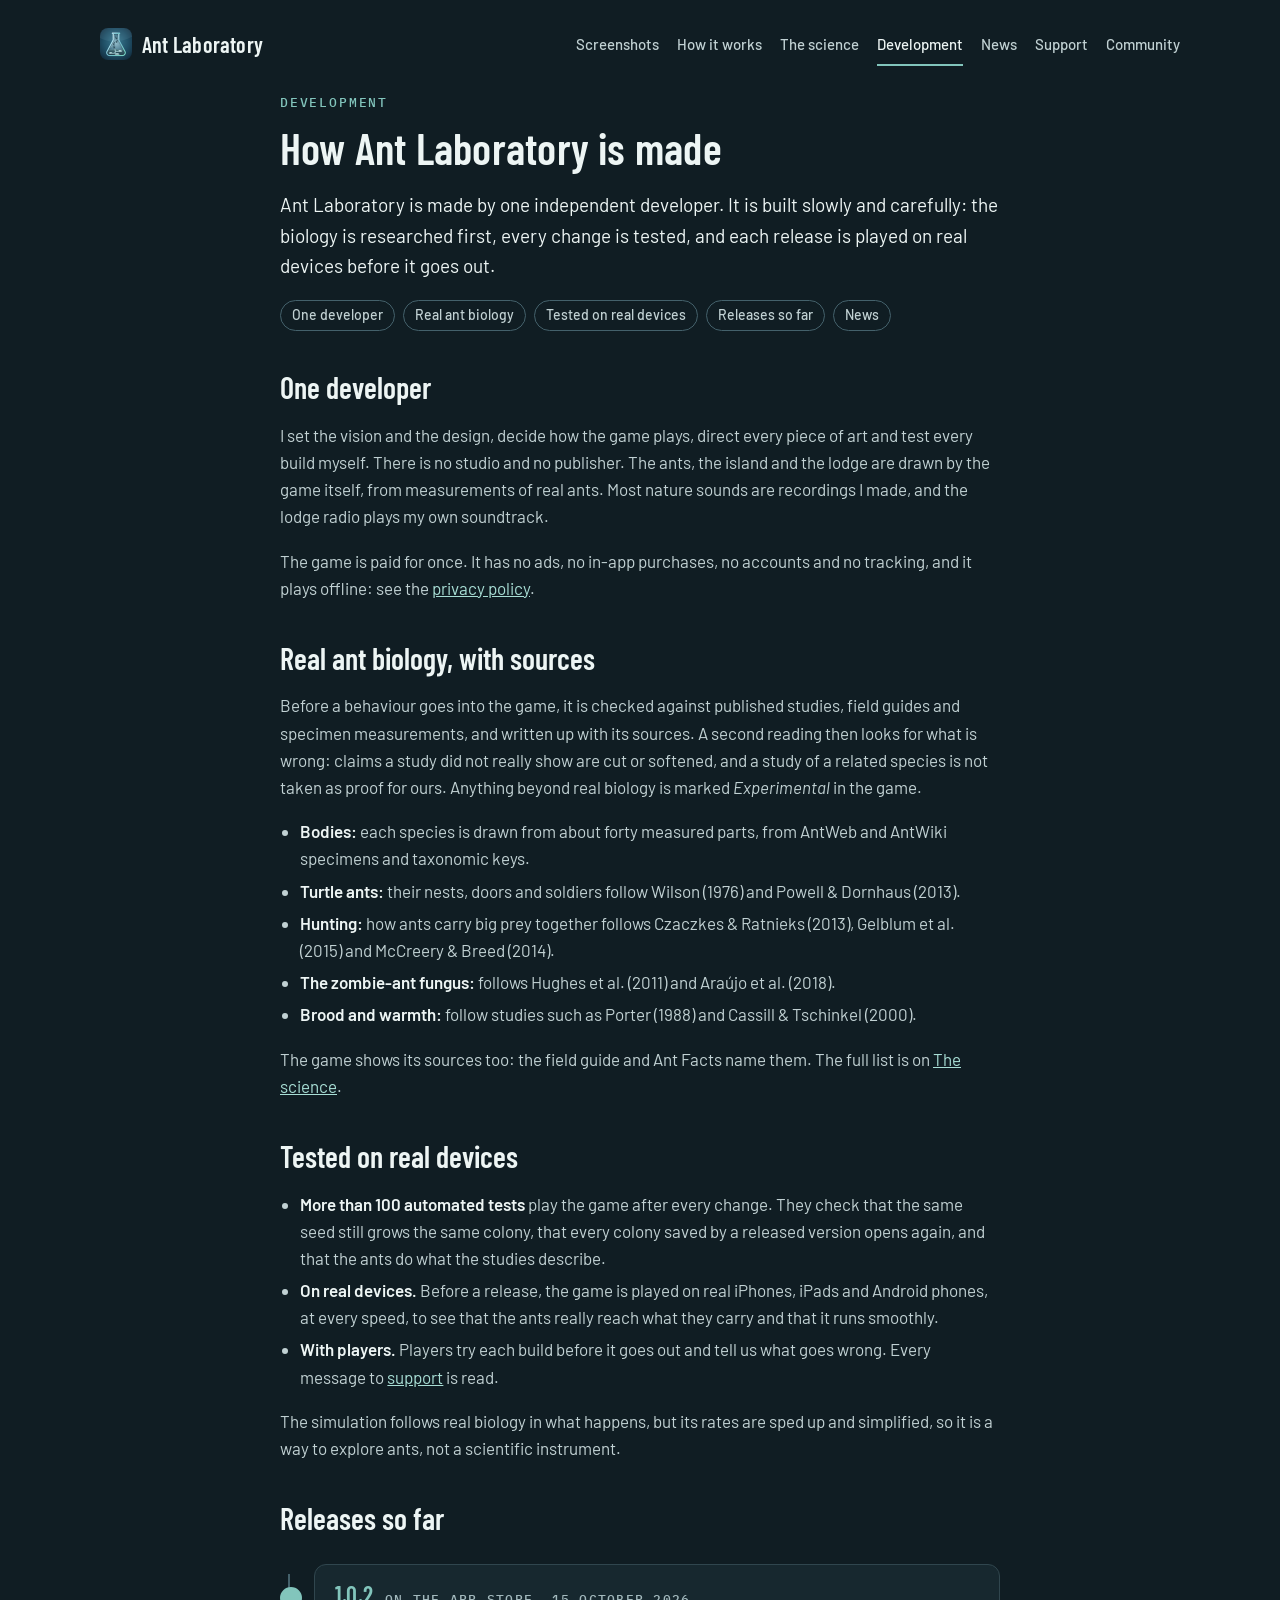
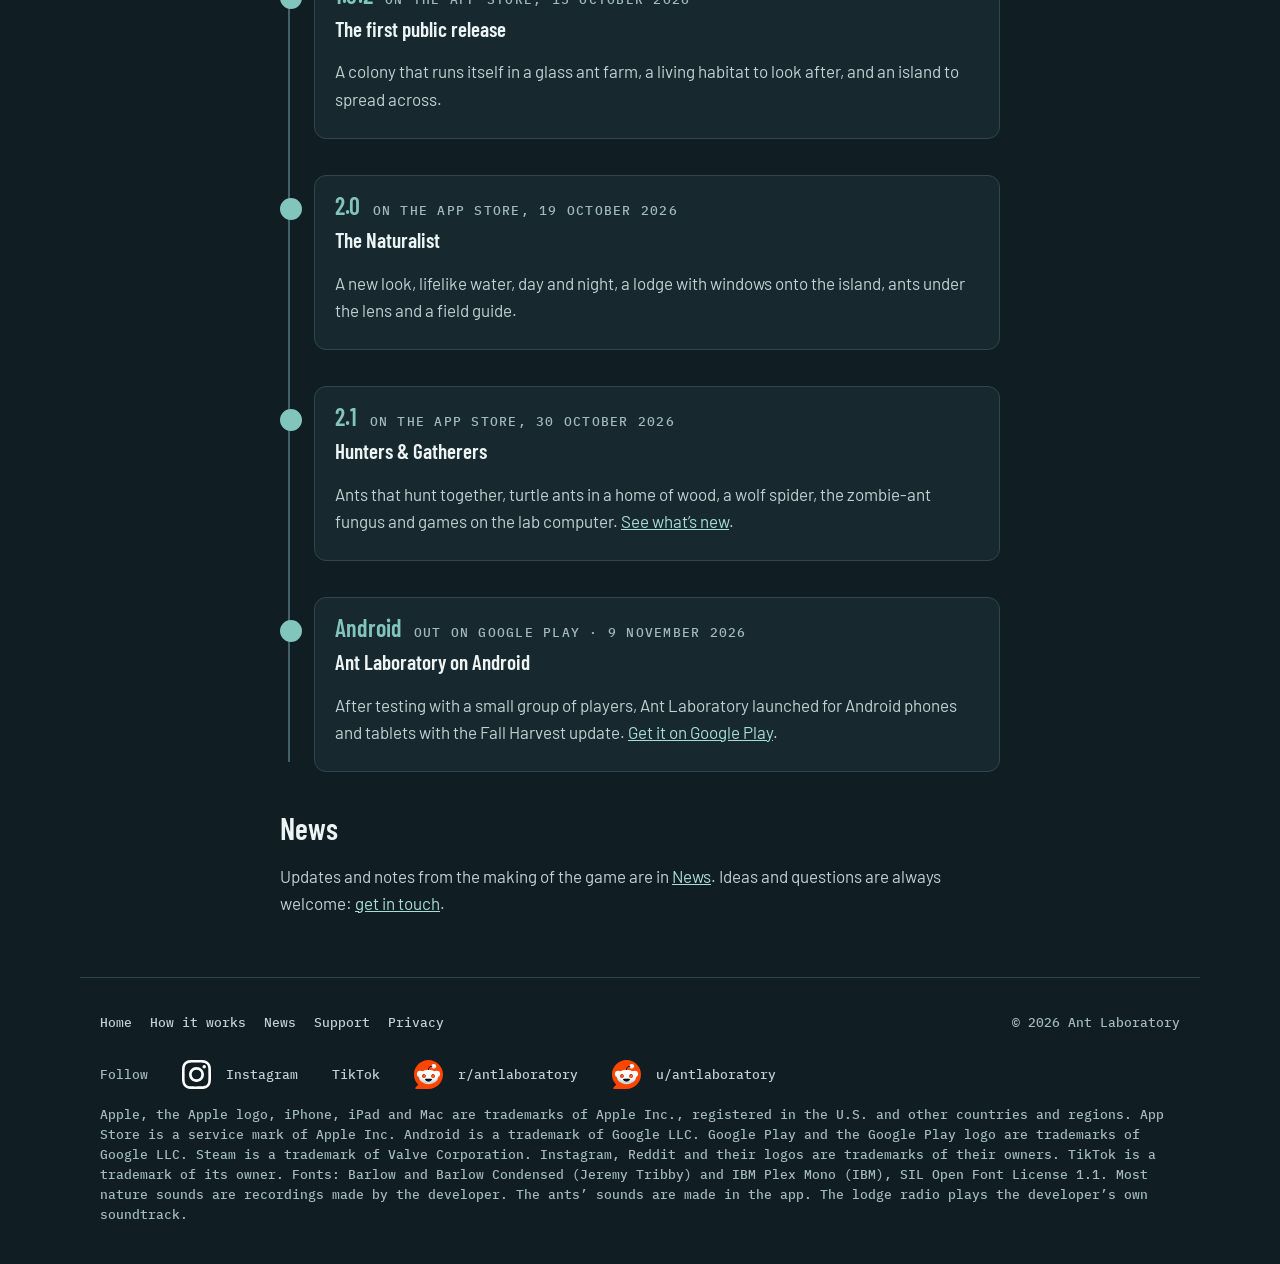
<file: development.html>
<!doctype html>
<html lang="en">
<head>
<meta charset="utf-8">
<meta name="viewport" content="width=device-width, initial-scale=1">
<title>How it’s made — Ant Laboratory</title>
<meta name="description" content="How Ant Laboratory is made: one independent developer, real ant biology from published studies, testing on real devices before every release, and the Android launch on Google Play on 9 November 2026.">
<meta name="theme-color" content="#101d23">
<link rel="icon" href="favicon.svg?v=b617176d5f56" type="image/svg+xml">
<link rel="icon" href="favicon-32.png?v=eda200b2afa7" type="image/png" sizes="32x32">
<link rel="apple-touch-icon" href="apple-touch-icon.png?v=dad16533b57a">
<link rel="canonical" href="https://www.antlaboratory.com/development.html">
<meta property="og:type" content="article">
<meta property="og:site_name" content="Ant Laboratory">
<meta property="og:title" content="How it’s made — Ant Laboratory">
<meta property="og:description" content="How Ant Laboratory is made: one independent developer, real ant biology from published studies, testing on real devices before every release, and the Android launch on Google Play on 9 November 2026.">
<meta property="og:url" content="https://www.antlaboratory.com/development.html">
<meta property="og:image" content="https://www.antlaboratory.com/og-image.jpg?v=c70133c191d8">
<meta property="og:image:width" content="1200">
<meta property="og:image:height" content="630">
<meta property="og:image:alt" content="Ant Laboratory: a living ant farm and its island.">
<meta name="twitter:card" content="summary_large_image">
<meta name="twitter:title" content="How it’s made — Ant Laboratory">
<meta name="twitter:description" content="How Ant Laboratory is made: one independent developer, real ant biology from published studies, testing on real devices before every release, and the Android launch on Google Play on 9 November 2026.">
<meta name="twitter:image" content="https://www.antlaboratory.com/og-image.jpg?v=c70133c191d8">
<meta name="twitter:image:alt" content="Ant Laboratory: a living ant farm and its island.">
<link rel="stylesheet" href="fonts/fonts.css">
<link rel="stylesheet" href="page.css">
<script src="site-config.js"></script>
<script src="site.js" defer></script>
</head>
<body>
<header class="nav wrap-w">
  <a class="brand" href="./"><img src="icon-64.png?v=22aa451486ef" alt="" width="32" height="32">Ant Laboratory</a>
  <nav aria-label="Site"><a href="./#screenshots">Screenshots</a><a href="about.html">How it works</a><a href="science.html">The science</a><a href="development.html" aria-current="page">Development</a><a href="news/" data-news>News</a><a href="support.html">Support</a><a data-forum hidden>Community</a></nav>
</header>

<main class="wrap doc">
  <p class="kick">Development</p>
  <h1>How Ant Laboratory is made</h1>
  <p class="lede">Ant Laboratory is made by one independent developer. It is built slowly and carefully: the biology is researched first, every change is tested, and each release is played on real devices before it goes out.</p>
  <ul class="toc">
    <li><a href="#solo">One developer</a></li>
    <li><a href="#biology">Real ant biology</a></li>
    <li><a href="#testing">Tested on real devices</a></li>
    <li><a href="#releases">Releases so far</a></li>
    <li><a href="#news">News</a></li>
  </ul>

  <h2 id="solo">One developer</h2>
  <p>I set the vision and the design, decide how the game plays, direct every piece of art and test every build myself. There is no studio and no publisher. The ants, the island and the lodge are drawn by the game itself, from measurements of real ants. Most nature sounds are recordings I made, and the lodge radio plays my own soundtrack.</p>
  <p>The game is paid for once. It has no ads, no in-app purchases, no accounts and no tracking, and it plays offline: see the <a href="privacy.html">privacy policy</a>.</p>

  <h2 id="biology">Real ant biology, with sources</h2>
  <p>Before a behaviour goes into the game, it is checked against published studies, field guides and specimen measurements, and written up with its sources. A second reading then looks for what is wrong: claims a study did not really show are cut or softened, and a study of a related species is not taken as proof for ours. Anything beyond real biology is marked <i>Experimental</i> in the game.</p>
  <ul>
    <li><b>Bodies:</b> each species is drawn from about forty measured parts, from AntWeb and AntWiki specimens and taxonomic keys.</li>
    <li><b>Turtle ants:</b> their nests, doors and soldiers follow Wilson (1976) and Powell &amp; Dornhaus (2013).</li>
    <li><b>Hunting:</b> how ants carry big prey together follows Czaczkes &amp; Ratnieks (2013), Gelblum et al. (2015) and McCreery &amp; Breed (2014).</li>
    <li><b>The zombie-ant fungus:</b> follows Hughes et al. (2011) and Araújo et al. (2018).</li>
    <li><b>Brood and warmth:</b> follow studies such as Porter (1988) and Cassill &amp; Tschinkel (2000).</li>
  </ul>
  <p>The game shows its sources too: the field guide and Ant Facts name them. The full list is on <a href="science.html">The science</a>.</p>

  <h2 id="testing">Tested on real devices</h2>
  <ul>
    <li><b>More than 100 automated tests</b> play the game after every change. They check that the same seed still grows the same colony, that every colony saved by a released version opens again, and that the ants do what the studies describe.</li>
    <li><b>On real devices.</b> Before a release, the game is played on real iPhones, iPads and Android phones, at every speed, to see that the ants really reach what they carry and that it runs smoothly.</li>
    <li><b>With players.</b> Players try each build before it goes out and tell us what goes wrong. Every message to <a href="support.html#contact">support</a> is read.</li>
  </ul>
  <p>The simulation follows real biology in what happens, but its rates are sped up and simplified, so it is a way to explore ants, not a scientific instrument.</p>

  <h2 id="releases">Releases so far</h2>
  <ol class="miles">
    <li id="v1-0-2" class="launch">
      <p class="mile-h"><span class="ver">1.0.2</span><span>On the App Store, 15 October 2026</span></p>
      <h3>The first public release</h3>
      <p>A colony that runs itself in a glass ant farm, a living habitat to look after, and an island to spread across.</p>
    </li>
    <li id="v2-0" class="launch">
      <p class="mile-h"><span class="ver">2.0</span><span>On the App Store, 19 October 2026</span></p>
      <h3>The Naturalist</h3>
      <p>A new look, lifelike water, day and night, a lodge with windows onto the island, ants under the lens and a field guide.</p>
    </li>
    <li id="v2-1" class="launch">
      <p class="mile-h"><span class="ver">2.1</span><span>On the App Store, 30 October 2026</span></p>
      <h3>Hunters &amp; Gatherers</h3>
      <p>Ants that hunt together, turtle ants in a home of wood, a wolf spider, the zombie-ant fungus and games on the lab computer. <a href="whats-new.html">See what’s new</a>.</p>
    </li>
    <li id="android" class="launch">
      <p class="mile-h"><span class="ver">Android</span><span>Out on Google Play · 9 November 2026</span></p>
      <h3>Ant Laboratory on Android</h3>
      <p>After testing with a small group of players, Ant Laboratory launched for Android phones and tablets with the Fall Harvest update. <a data-link="play" href="https://play.google.com/store/apps/details?id=com.antlaboratory.app" rel="noopener">Get it on Google Play</a>.</p>
    </li>
  </ol>

  <h2 id="news">News</h2>
  <p>Updates and notes from the making of the game are in <a href="news/">News</a>. Ideas and questions are always welcome: <a href="support.html#contact">get in touch</a>.</p>
</main>

<footer class="foot wrap-w">
  <nav aria-label="More"><a href="./">Home</a><a href="about.html">How it works</a><a href="news/" data-news>News</a><a href="support.html">Support</a><a href="privacy.html">Privacy</a></nav>
  <span>© <span data-year>2026</span> <span data-owner>Ant Laboratory</span></span>
  <nav class="follow" aria-label="Follow Ant Laboratory"><span>Follow</span><a data-link="instagram" href="https://www.instagram.com/antlaboratorysim/" rel="noopener"><img class="sico" src="img/logo-instagram.svg" width="29" height="29" alt="">Instagram</a><a data-link="tiktok" href="https://www.tiktok.com/@antlaboratory" rel="noopener">TikTok</a><a data-link="forum" href="https://www.reddit.com/r/antlaboratory/" rel="noopener" aria-label="Reddit: r/antlaboratory"><img class="sico full" src="img/logo-reddit.svg" width="29" height="29" alt="">r/antlaboratory</a><a data-link="redditUser" href="https://www.reddit.com/user/antlaboratory/" rel="noopener" aria-label="Reddit: u/antlaboratory"><img class="sico full" src="img/logo-reddit.svg" width="29" height="29" alt="">u/antlaboratory</a></nav>
  <span class="credits">Apple, the Apple logo, iPhone, iPad and Mac are trademarks of Apple Inc., registered in the U.S. and other countries and regions. App Store is a service mark of Apple Inc. Android is a trademark of Google LLC. Google Play and the Google Play logo are trademarks of Google LLC. Steam is a trademark of Valve Corporation. Instagram, Reddit and their logos are trademarks of their owners. TikTok is a trademark of its owner. Fonts: Barlow and Barlow Condensed (Jeremy Tribby) and IBM Plex Mono (IBM), SIL Open Font License 1.1. Most nature sounds are recordings made by the developer. The ants’ sounds are made in the app. The lodge radio plays the developer’s own soundtrack.</span>
</footer>
</body>
</html>
</file>
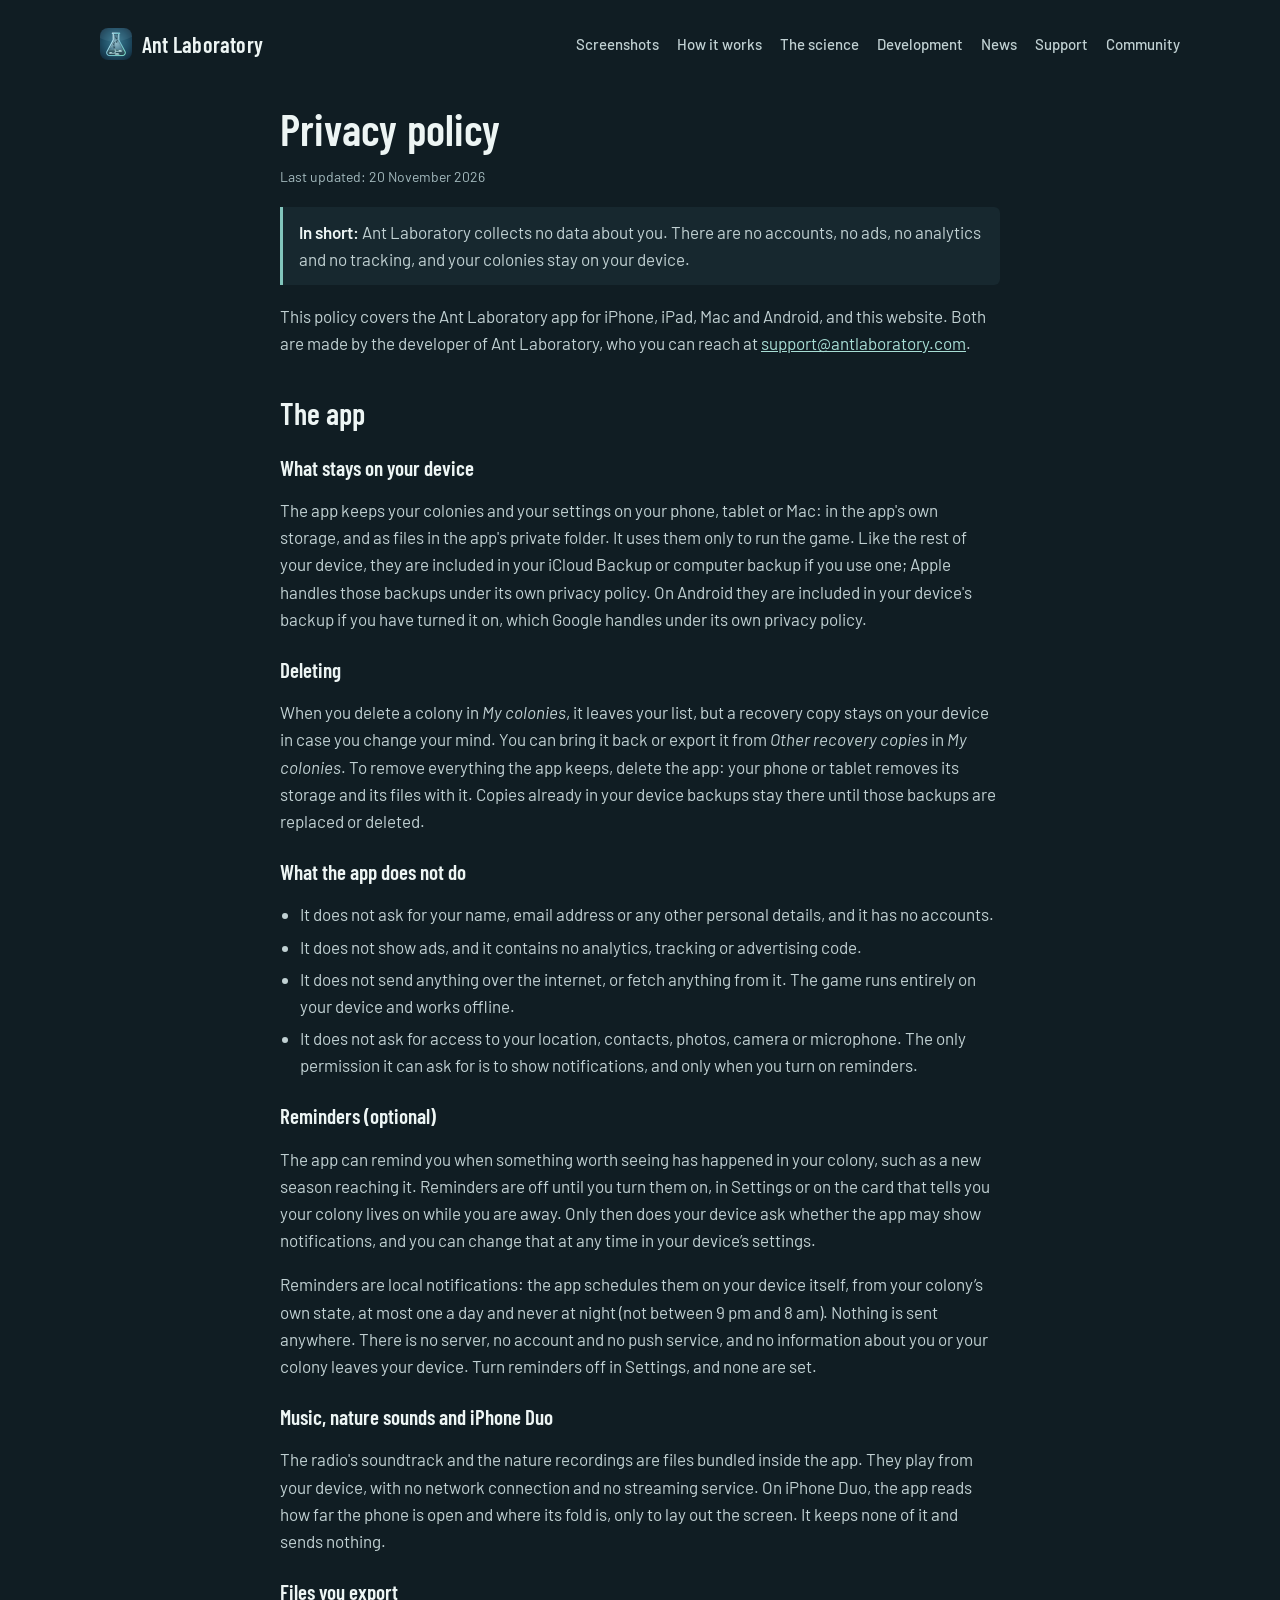
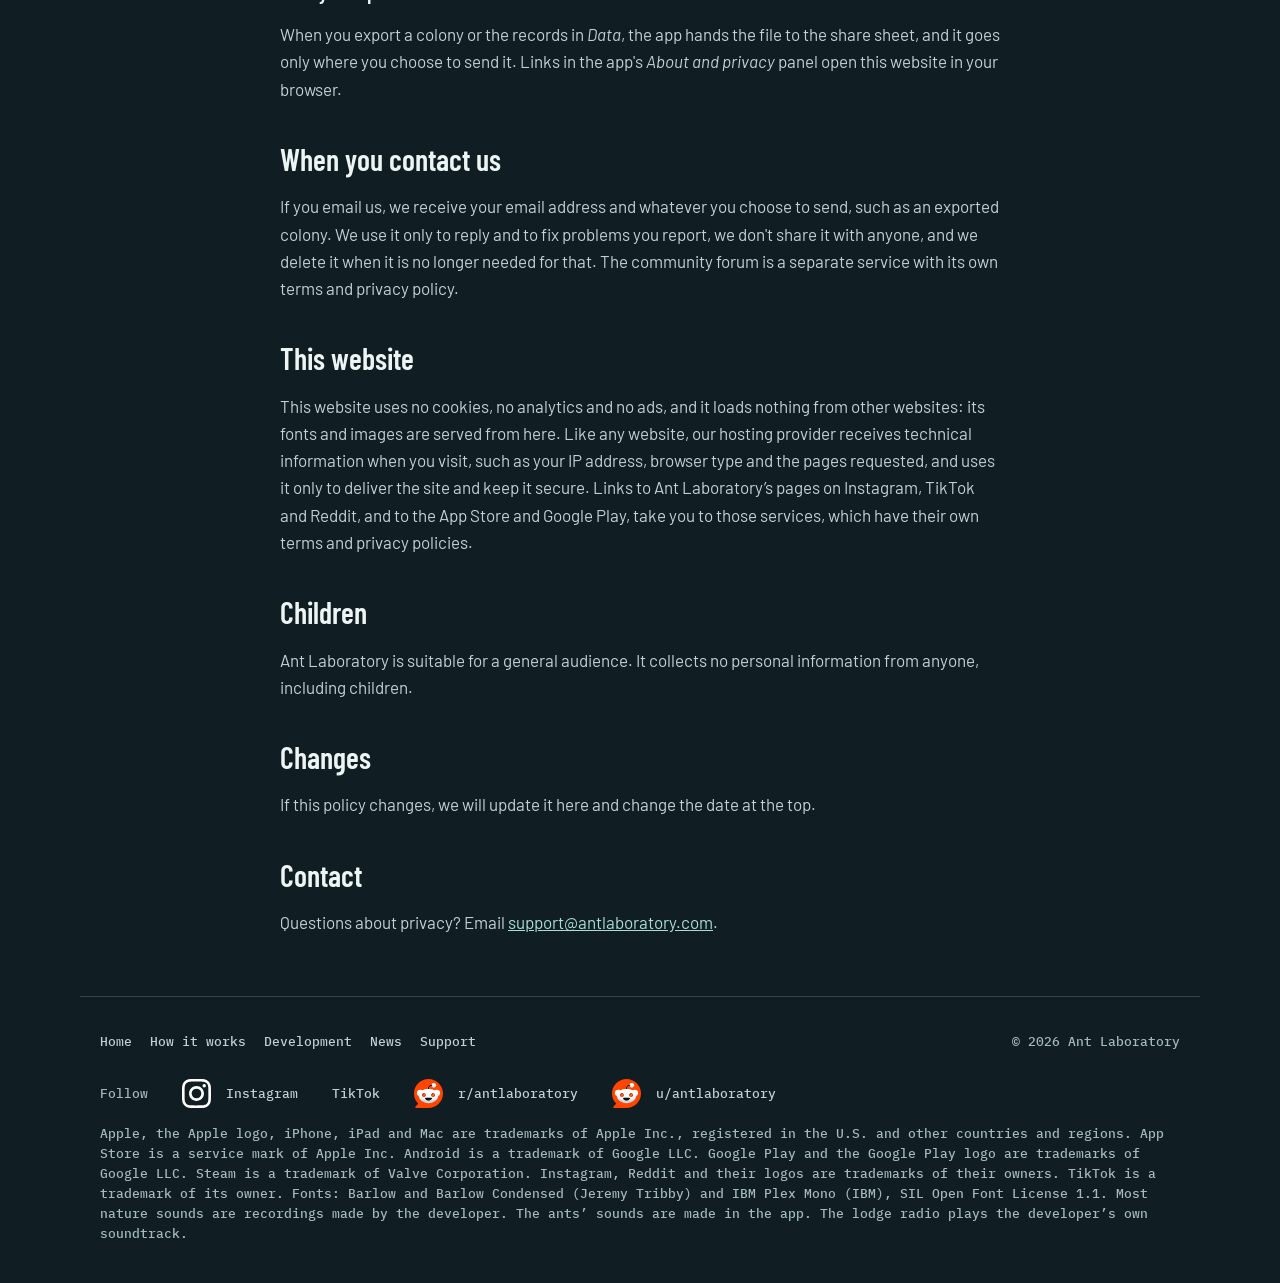
<file: privacy.html>
<!doctype html>
<html lang="en">
<head>
<meta charset="utf-8">
<meta name="viewport" content="width=device-width, initial-scale=1">
<title>Privacy policy — Ant Laboratory</title>
<meta name="description" content="Ant Laboratory collects no data and works offline. Read what the app saves on your device, how exports work and how to contact the developer.">
<meta name="theme-color" content="#101d23">
<link rel="icon" href="favicon.svg?v=b617176d5f56" type="image/svg+xml">
<link rel="icon" href="favicon-32.png?v=eda200b2afa7" type="image/png" sizes="32x32">
<link rel="apple-touch-icon" href="apple-touch-icon.png?v=dad16533b57a">
<link rel="canonical" href="https://www.antlaboratory.com/privacy.html">
<meta property="og:type" content="article">
<meta property="og:site_name" content="Ant Laboratory">
<meta property="og:title" content="Privacy policy — Ant Laboratory">
<meta property="og:description" content="Ant Laboratory collects no data and works offline. Read what the app saves on your device, how exports work and how to contact the developer.">
<meta property="og:url" content="https://www.antlaboratory.com/privacy.html">
<meta property="og:image" content="https://www.antlaboratory.com/og-image.jpg?v=c70133c191d8">
<meta property="og:image:width" content="1200">
<meta property="og:image:height" content="630">
<meta property="og:image:alt" content="Ant Laboratory: a living ant farm and its island.">
<meta name="twitter:card" content="summary_large_image">
<meta name="twitter:title" content="Privacy policy — Ant Laboratory">
<meta name="twitter:description" content="Ant Laboratory collects no data and works offline. Read what the app saves on your device, how exports work and how to contact the developer.">
<meta name="twitter:image" content="https://www.antlaboratory.com/og-image.jpg?v=c70133c191d8">
<meta name="twitter:image:alt" content="Ant Laboratory: a living ant farm and its island.">
<link rel="stylesheet" href="fonts/fonts.css">
<link rel="stylesheet" href="page.css">
<script src="site-config.js"></script>
<script src="site.js" defer></script>
</head>
<body>
<header class="nav wrap-w">
  <a class="brand" href="./"><img src="icon-64.png?v=22aa451486ef" alt="" width="32" height="32">Ant Laboratory</a>
  <nav aria-label="Site"><a href="./#screenshots">Screenshots</a><a href="about.html">How it works</a><a href="science.html">The science</a><a href="development.html">Development</a><a href="news/" data-news>News</a><a href="support.html">Support</a><a data-forum hidden>Community</a></nav>
</header>

<main class="wrap doc">
  <h1>Privacy policy</h1>
  <p class="fine">Last updated: 20 November 2026</p>
  <div class="note"><p><b>In short:</b> Ant Laboratory collects no data about you. There are no accounts, no ads, no analytics and no tracking, and your colonies stay on your device.</p></div>
  <p>This policy covers the Ant Laboratory app for iPhone, iPad, Mac and Android, and this website. Both are made by <span data-owner>the developer of Ant Laboratory</span><span data-email-only>, who you can reach at <a data-email="Privacy" href="mailto:support@antlaboratory.com?subject=Privacy">support@antlaboratory.com</a></span>.</p>

  <h2>The app</h2>
  <h3>What stays on your device</h3>
  <p>The app keeps your colonies and your settings on your phone, tablet or Mac: in the app's own storage, and as files in the app's private folder. It uses them only to run the game. Like the rest of your device, they are included in your iCloud Backup or computer backup if you use one; Apple handles those backups under its own privacy policy. On Android they are included in your device's backup if you have turned it on, which Google handles under its own privacy policy.</p>
  <h3>Deleting</h3>
  <p>When you delete a colony in <i>My colonies</i>, it leaves your list, but a recovery copy stays on your device in case you change your mind. You can bring it back or export it from <i>Other recovery copies</i> in <i>My colonies</i>. To remove everything the app keeps, delete the app: your phone or tablet removes its storage and its files with it. Copies already in your device backups stay there until those backups are replaced or deleted.</p>
  <h3>What the app does not do</h3>
  <ul>
    <li>It does not ask for your name, email address or any other personal details, and it has no accounts.</li>
    <li>It does not show ads, and it contains no analytics, tracking or advertising code.</li>
    <li>It does not send anything over the internet, or fetch anything from it. The game runs entirely on your device and works offline.</li>
    <li>It does not ask for access to your location, contacts, photos, camera or microphone. The only permission it can ask for is to show notifications, and only when you turn on reminders.</li>
  </ul>
  <h3>Reminders (optional)</h3>
  <p>The app can remind you when something worth seeing has happened in your colony, such as a new season reaching it. Reminders are off until you turn them on, in Settings or on the card that tells you your colony lives on while you are away. Only then does your device ask whether the app may show notifications, and you can change that at any time in your device’s settings.</p>
  <p>Reminders are local notifications: the app schedules them on your device itself, from your colony’s own state, at most one a day and never at night (not between 9 pm and 8 am). Nothing is sent anywhere. There is no server, no account and no push service, and no information about you or your colony leaves your device. Turn reminders off in Settings, and none are set.</p>
  <h3>Music, nature sounds and iPhone Duo</h3>
  <p>The radio's soundtrack and the nature recordings are files bundled inside the app. They play from your device, with no network connection and no streaming service. On iPhone Duo, the app reads how far the phone is open and where its fold is, only to lay out the screen. It keeps none of it and sends nothing.</p>
  <h3>Files you export</h3>
  <p>When you export a colony or the records in <i>Data</i>, the app hands the file to the share sheet, and it goes only where you choose to send it. Links in the app's <i>About and privacy</i> panel open this website in your browser.</p>

  <h2>When you contact us</h2>
  <p>If you email us, we receive your email address and whatever you choose to send, such as an exported colony. We use it only to reply and to fix problems you report, we don't share it with anyone, and we delete it when it is no longer needed for that. <span data-forum-only hidden>The community forum is a separate service with its own terms and privacy policy.</span></p>

  <h2>This website</h2>
  <p>This website uses no cookies, no analytics and no ads, and it loads nothing from other websites: its fonts and images are served from here. Like any website, our hosting provider receives technical information when you visit, such as your IP address, browser type and the pages requested, and uses it only to deliver the site and keep it secure. Links to Ant Laboratory’s pages on Instagram, TikTok and Reddit, and to the App Store and Google Play, take you to those services, which have their own terms and privacy policies.</p>

  <h2>Children</h2>
  <p>Ant Laboratory is suitable for a general audience. It collects no personal information from anyone, including children.</p>

  <h2>Changes</h2>
  <p>If this policy changes, we will update it here and change the date at the top.</p>

  <h2>Contact</h2>
  <p><span data-email-only>Questions about privacy? Email <a data-email="Privacy" href="mailto:support@antlaboratory.com?subject=Privacy">support@antlaboratory.com</a>.</span><span data-no-email hidden>Questions about privacy? See the <a href="support.html">support page</a>.</span></p>
</main>

<footer class="foot wrap-w">
  <nav aria-label="More"><a href="./">Home</a><a href="about.html">How it works</a><a href="development.html">Development</a><a href="news/" data-news>News</a><a href="support.html">Support</a></nav>
  <span>© <span data-year>2026</span> <span data-owner>Ant Laboratory</span></span>
  <nav class="follow" aria-label="Follow Ant Laboratory"><span>Follow</span><a data-link="instagram" href="https://www.instagram.com/antlaboratorysim/" rel="noopener"><img class="sico" src="img/logo-instagram.svg" width="29" height="29" alt="">Instagram</a><a data-link="tiktok" href="https://www.tiktok.com/@antlaboratory" rel="noopener">TikTok</a><a data-link="forum" href="https://www.reddit.com/r/antlaboratory/" rel="noopener" aria-label="Reddit: r/antlaboratory"><img class="sico full" src="img/logo-reddit.svg" width="29" height="29" alt="">r/antlaboratory</a><a data-link="redditUser" href="https://www.reddit.com/user/antlaboratory/" rel="noopener" aria-label="Reddit: u/antlaboratory"><img class="sico full" src="img/logo-reddit.svg" width="29" height="29" alt="">u/antlaboratory</a></nav>
  <span class="credits">Apple, the Apple logo, iPhone, iPad and Mac are trademarks of Apple Inc., registered in the U.S. and other countries and regions. App Store is a service mark of Apple Inc. Android is a trademark of Google LLC. Google Play and the Google Play logo are trademarks of Google LLC. Steam is a trademark of Valve Corporation. Instagram, Reddit and their logos are trademarks of their owners. TikTok is a trademark of its owner. Fonts: Barlow and Barlow Condensed (Jeremy Tribby) and IBM Plex Mono (IBM), SIL Open Font License 1.1. Most nature sounds are recordings made by the developer. The ants’ sounds are made in the app. The lodge radio plays the developer’s own soundtrack.</span>
</footer>
</body>
</html>
</file>
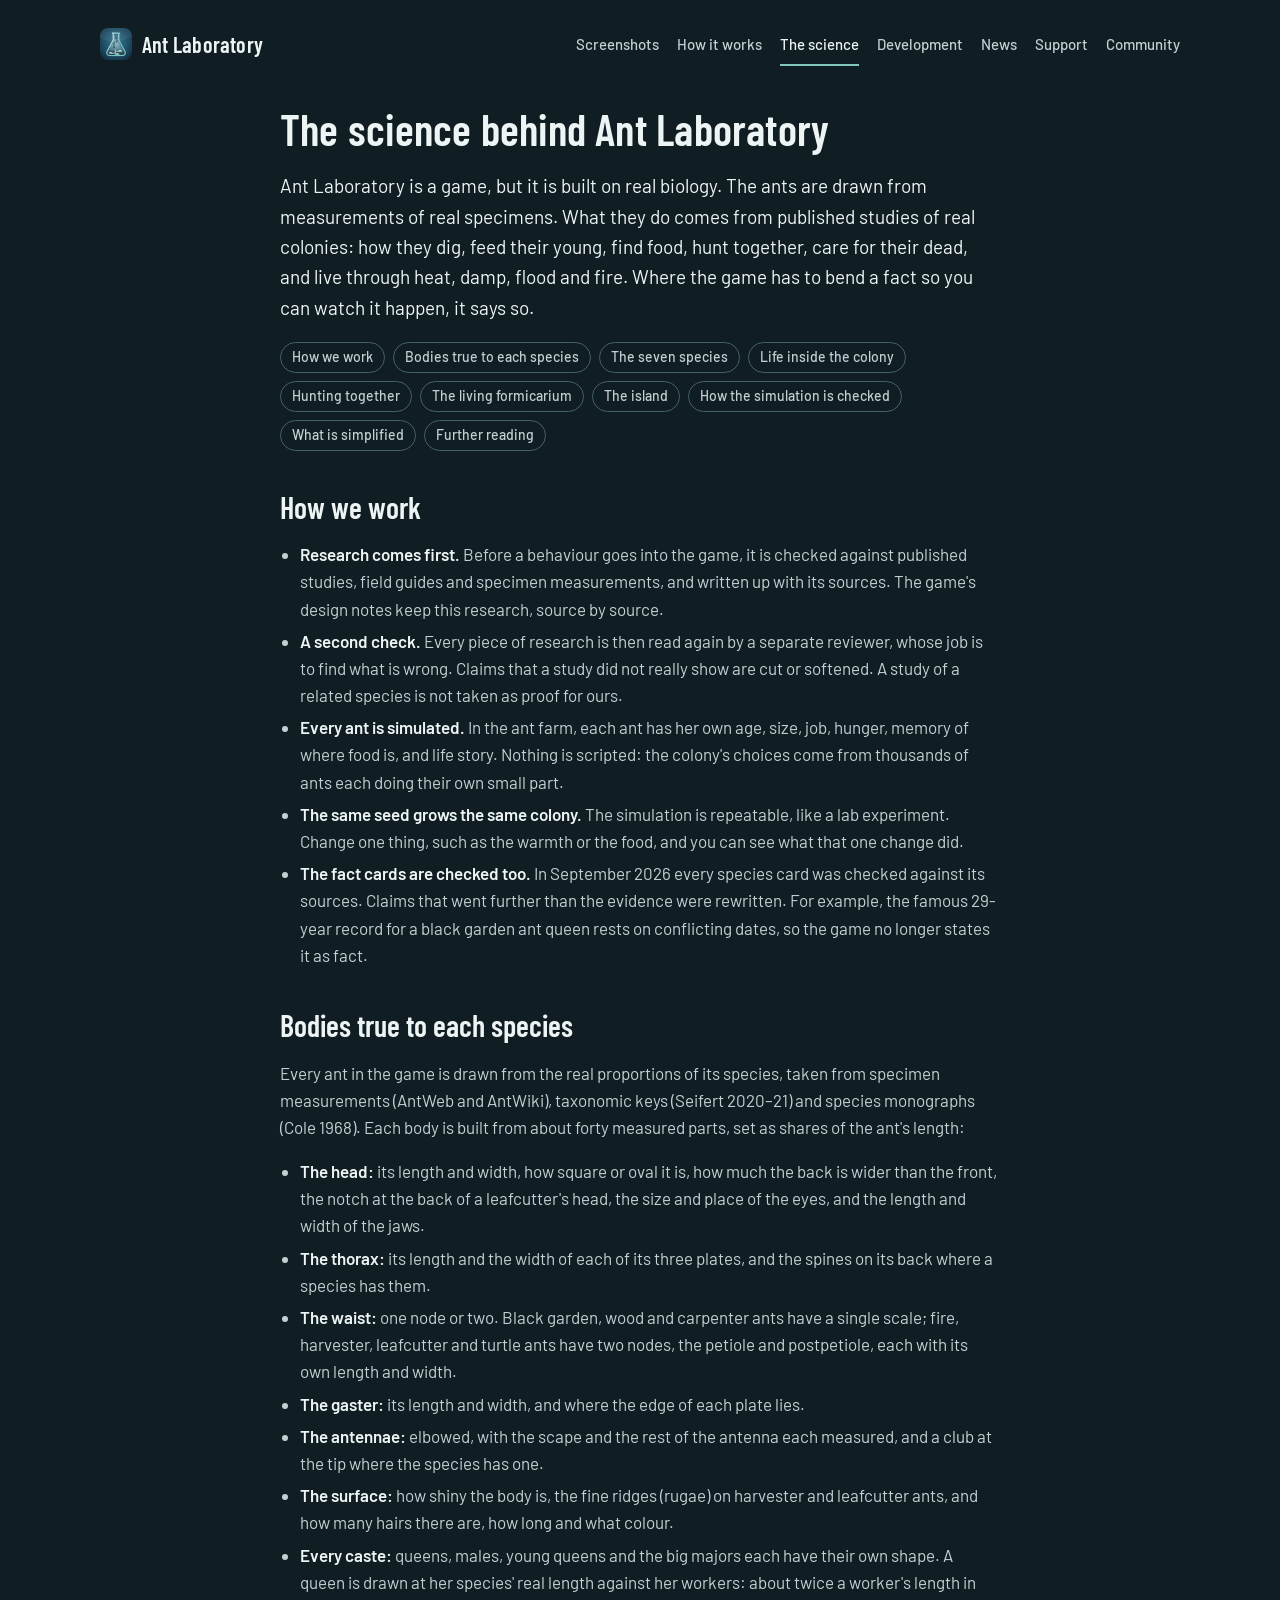
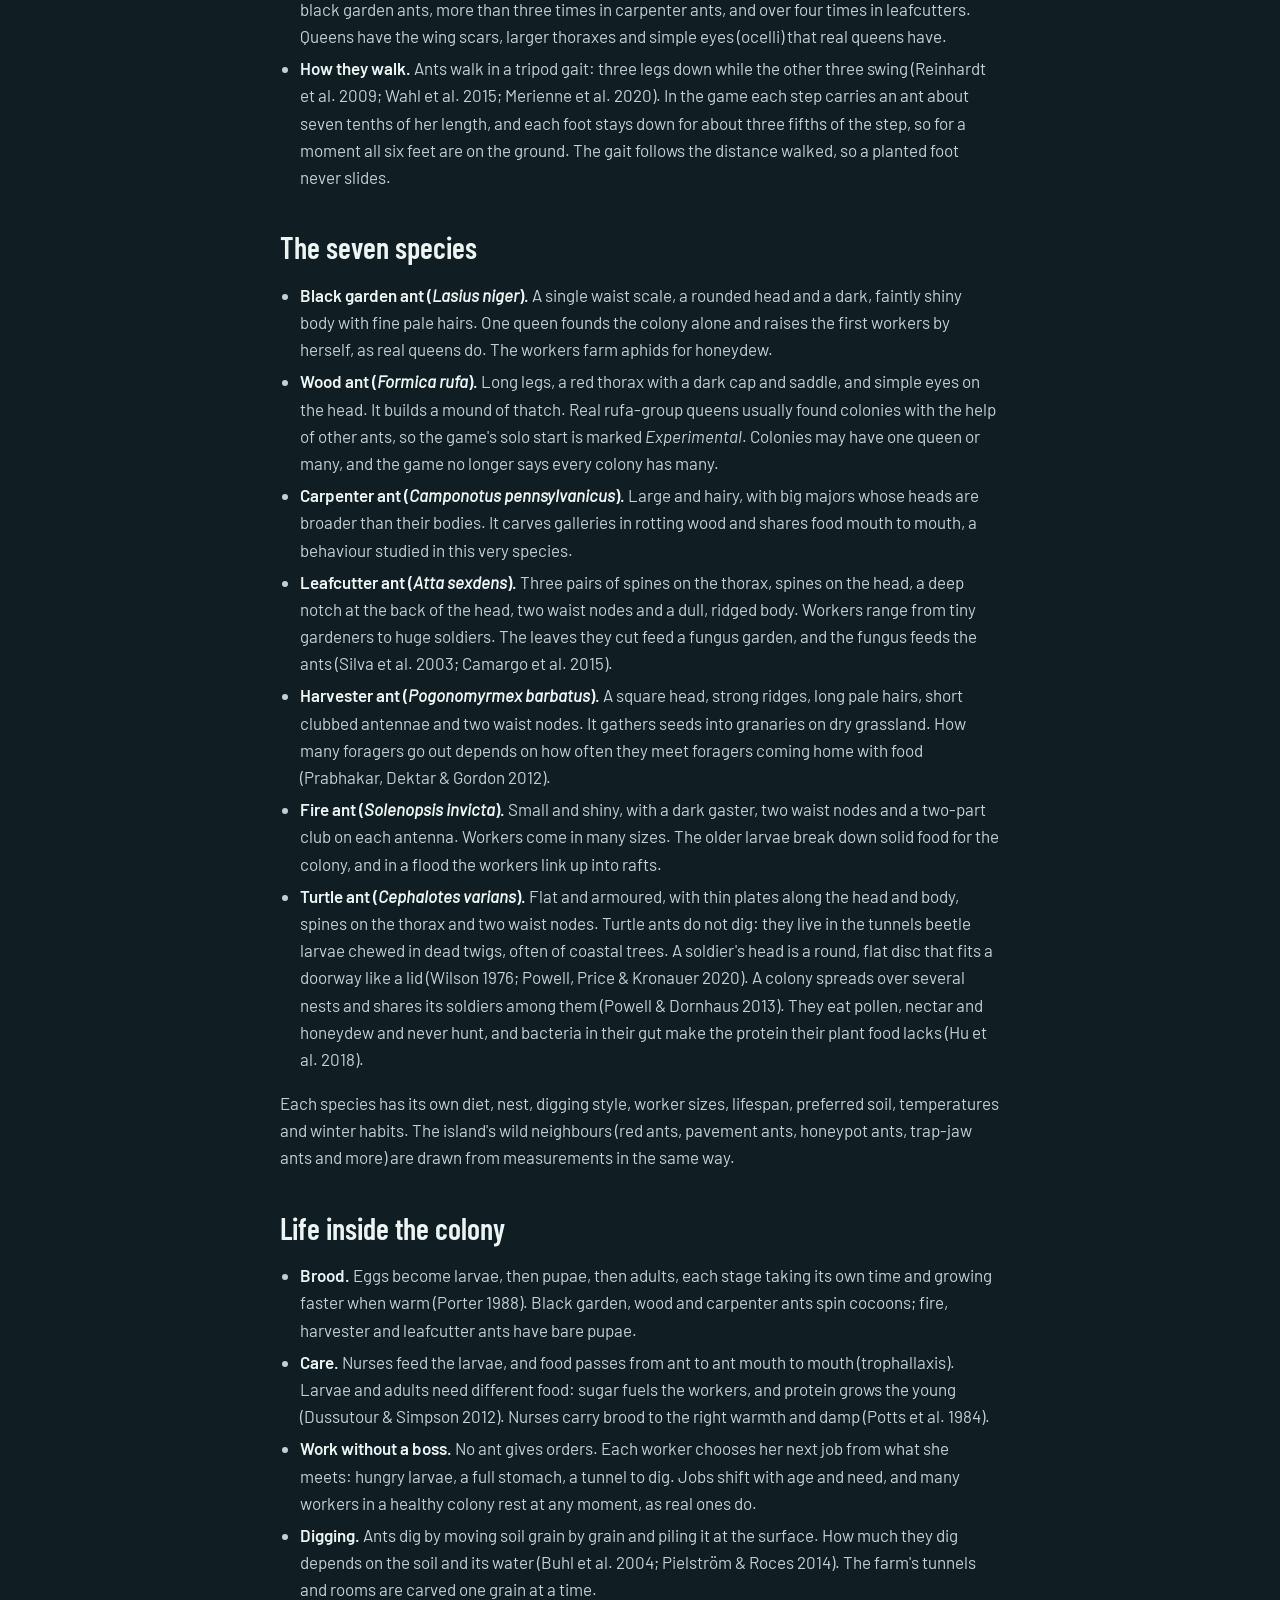
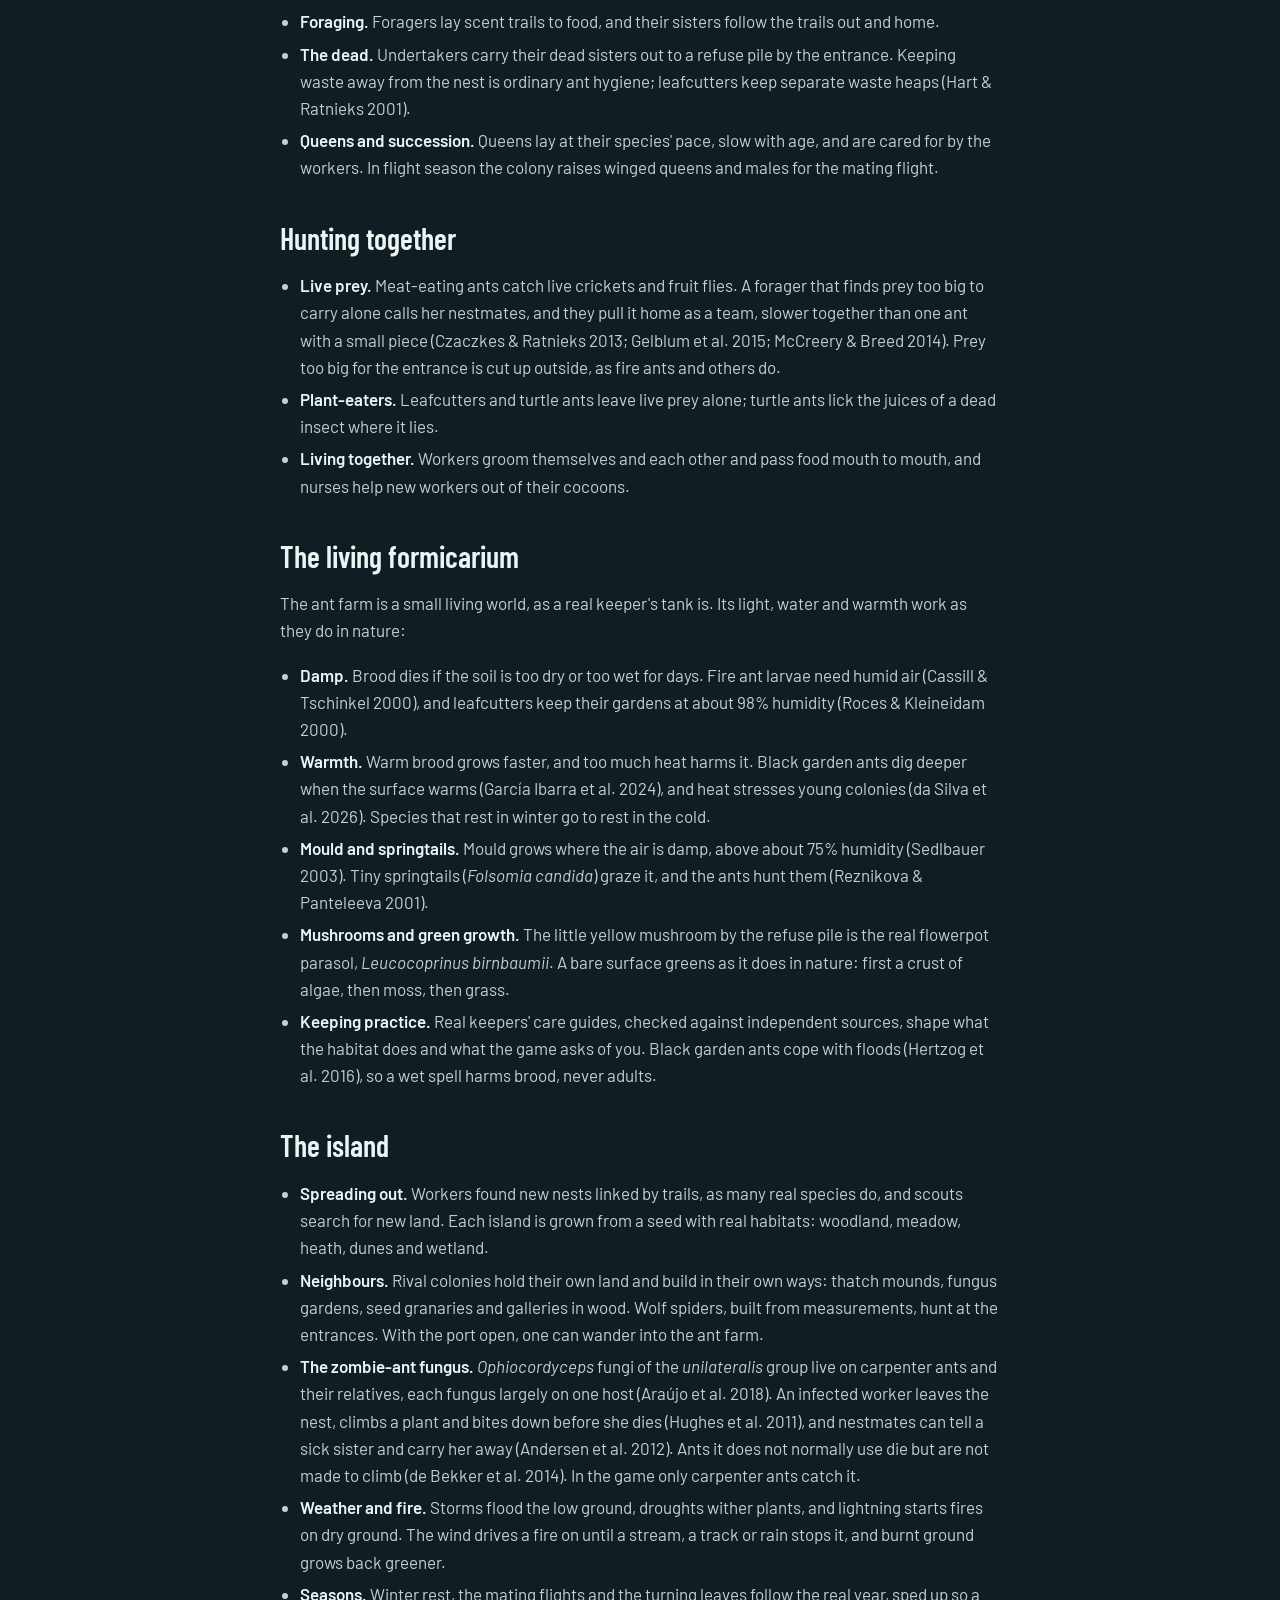
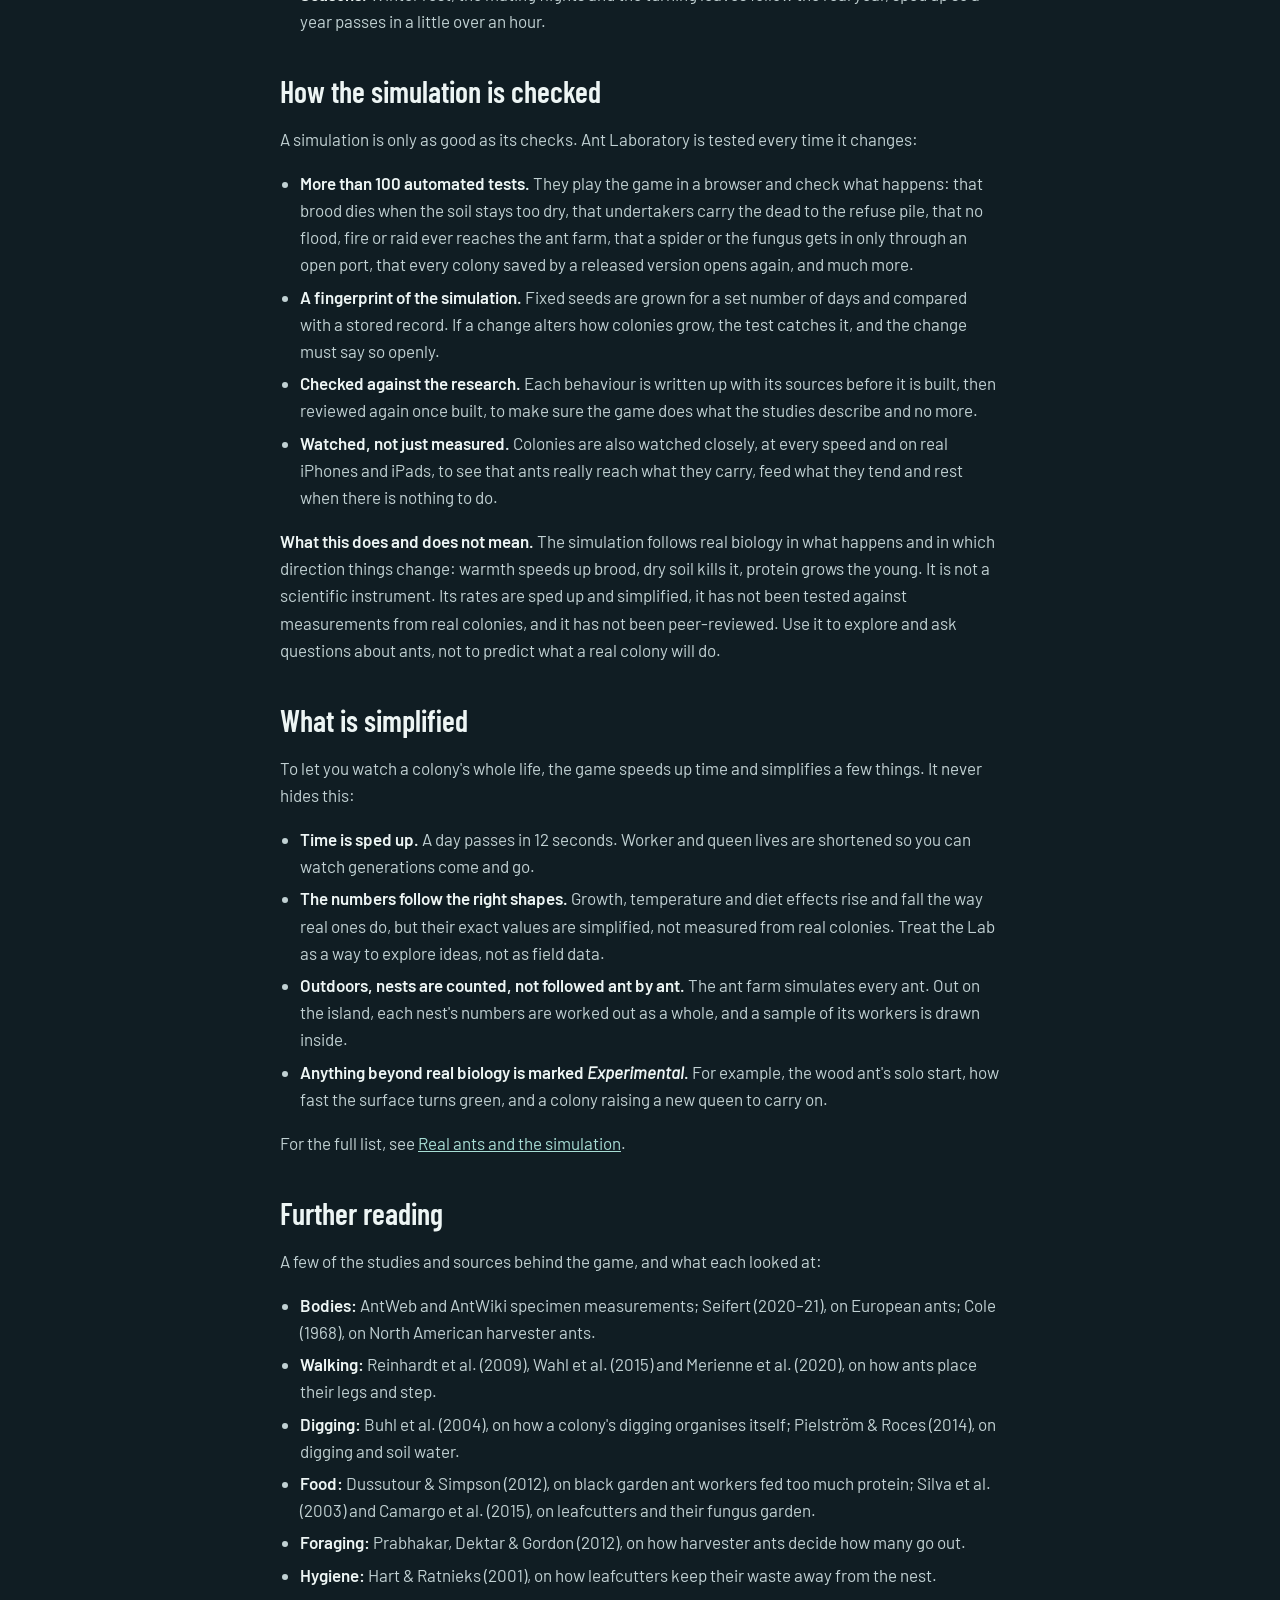
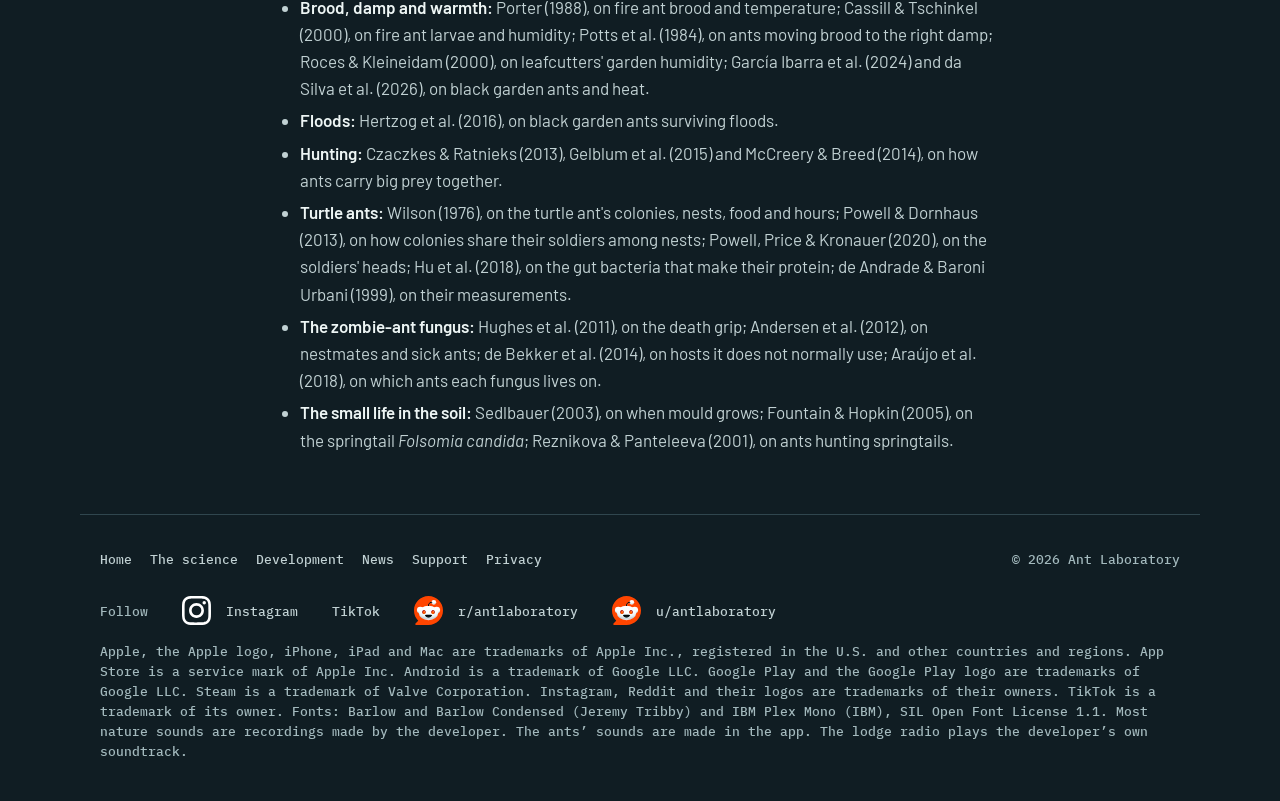
<file: science.html>
<!doctype html>
<html lang="en">
<head>
<meta charset="utf-8">
<meta name="viewport" content="width=device-width, initial-scale=1">
<title>The science — Ant Laboratory</title>
<meta name="description" content="The research behind Ant Laboratory: seven real ant species drawn from measurements, and colony life, hunting, brood care, the habitat and the island built from published studies.">
<meta name="theme-color" content="#101d23">
<link rel="icon" href="favicon.svg?v=b617176d5f56" type="image/svg+xml">
<link rel="icon" href="favicon-32.png?v=eda200b2afa7" type="image/png" sizes="32x32">
<link rel="apple-touch-icon" href="apple-touch-icon.png?v=dad16533b57a">
<link rel="canonical" href="https://www.antlaboratory.com/science.html">
<meta property="og:type" content="article">
<meta property="og:site_name" content="Ant Laboratory">
<meta property="og:title" content="The science — Ant Laboratory">
<meta property="og:description" content="The research behind Ant Laboratory: seven real ant species drawn from measurements, and colony life built from published studies.">
<meta property="og:url" content="https://www.antlaboratory.com/science.html">
<meta property="og:image" content="https://www.antlaboratory.com/og-image.jpg?v=c70133c191d8">
<meta property="og:image:width" content="1200">
<meta property="og:image:height" content="630">
<meta property="og:image:alt" content="Ant Laboratory: a living ant farm and its island.">
<meta name="twitter:card" content="summary_large_image">
<meta name="twitter:title" content="The science — Ant Laboratory">
<meta name="twitter:description" content="The research behind Ant Laboratory: seven real ant species drawn from measurements, and colony life built from published studies.">
<meta name="twitter:image" content="https://www.antlaboratory.com/og-image.jpg?v=c70133c191d8">
<meta name="twitter:image:alt" content="Ant Laboratory: a living ant farm and its island.">
<link rel="stylesheet" href="fonts/fonts.css">
<link rel="stylesheet" href="page.css">
<script src="site-config.js"></script>
<script src="site.js" defer></script>
</head>
<body>
<header class="nav wrap-w">
  <a class="brand" href="./"><img src="icon-64.png?v=22aa451486ef" alt="" width="32" height="32">Ant Laboratory</a>
  <nav aria-label="Site"><a href="./#screenshots">Screenshots</a><a href="about.html">How it works</a><a href="science.html" aria-current="page">The science</a><a href="development.html">Development</a><a href="news/" data-news>News</a><a href="support.html">Support</a><a data-forum hidden>Community</a></nav>
</header>

<main class="wrap doc">
  <h1>The science behind Ant Laboratory</h1>
  <p class="lede">Ant Laboratory is a game, but it is built on real biology. The ants are drawn from measurements of real specimens. What they do comes from published studies of real colonies: how they dig, feed their young, find food, hunt together, care for their dead, and live through heat, damp, flood and fire. Where the game has to bend a fact so you can watch it happen, it says so.</p>
  <ul class="toc">
    <li><a href="#approach">How we work</a></li>
    <li><a href="#bodies">Bodies true to each species</a></li>
    <li><a href="#species">The seven species</a></li>
    <li><a href="#colony">Life inside the colony</a></li>
    <li><a href="#hunting">Hunting together</a></li>
    <li><a href="#habitat">The living formicarium</a></li>
    <li><a href="#island">The island</a></li>
    <li><a href="#validity">How the simulation is checked</a></li>
    <li><a href="#honest">What is simplified</a></li>
    <li><a href="#reading">Further reading</a></li>
  </ul>

  <h2 id="approach">How we work</h2>
  <ul>
    <li><b>Research comes first.</b> Before a behaviour goes into the game, it is checked against published studies, field guides and specimen measurements, and written up with its sources. The game's design notes keep this research, source by source.</li>
    <li><b>A second check.</b> Every piece of research is then read again by a separate reviewer, whose job is to find what is wrong. Claims that a study did not really show are cut or softened. A study of a related species is not taken as proof for ours.</li>
    <li><b>Every ant is simulated.</b> In the ant farm, each ant has her own age, size, job, hunger, memory of where food is, and life story. Nothing is scripted: the colony's choices come from thousands of ants each doing their own small part.</li>
    <li><b>The same seed grows the same colony.</b> The simulation is repeatable, like a lab experiment. Change one thing, such as the warmth or the food, and you can see what that one change did.</li>
    <li><b>The fact cards are checked too.</b> In September 2026 every species card was checked against its sources. Claims that went further than the evidence were rewritten. For example, the famous 29-year record for a black garden ant queen rests on conflicting dates, so the game no longer states it as fact.</li>
  </ul>

  <h2 id="bodies">Bodies true to each species</h2>
  <p>Every ant in the game is drawn from the real proportions of its species, taken from specimen measurements (AntWeb and AntWiki), taxonomic keys (Seifert 2020–21) and species monographs (Cole 1968). Each body is built from about forty measured parts, set as shares of the ant's length:</p>
  <ul>
    <li><b>The head:</b> its length and width, how square or oval it is, how much the back is wider than the front, the notch at the back of a leafcutter's head, the size and place of the eyes, and the length and width of the jaws.</li>
    <li><b>The thorax:</b> its length and the width of each of its three plates, and the spines on its back where a species has them.</li>
    <li><b>The waist:</b> one node or two. Black garden, wood and carpenter ants have a single scale; fire, harvester, leafcutter and turtle ants have two nodes, the petiole and postpetiole, each with its own length and width.</li>
    <li><b>The gaster:</b> its length and width, and where the edge of each plate lies.</li>
    <li><b>The antennae:</b> elbowed, with the scape and the rest of the antenna each measured, and a club at the tip where the species has one.</li>
    <li><b>The surface:</b> how shiny the body is, the fine ridges (rugae) on harvester and leafcutter ants, and how many hairs there are, how long and what colour.</li>
    <li><b>Every caste:</b> queens, males, young queens and the big majors each have their own shape. A queen is drawn at her species' real length against her workers: about twice a worker's length in black garden ants, more than three times in carpenter ants, and over four times in leafcutters. Queens have the wing scars, larger thoraxes and simple eyes (ocelli) that real queens have.</li>
    <li><b>How they walk.</b> Ants walk in a tripod gait: three legs down while the other three swing (Reinhardt et al. 2009; Wahl et al. 2015; Merienne et al. 2020). In the game each step carries an ant about seven tenths of her length, and each foot stays down for about three fifths of the step, so for a moment all six feet are on the ground. The gait follows the distance walked, so a planted foot never slides.</li>
  </ul>

  <h2 id="species">The seven species</h2>
  <ul>
    <li><b>Black garden ant (<i>Lasius niger</i>).</b> A single waist scale, a rounded head and a dark, faintly shiny body with fine pale hairs. One queen founds the colony alone and raises the first workers by herself, as real queens do. The workers farm aphids for honeydew.</li>
    <li><b>Wood ant (<i>Formica rufa</i>).</b> Long legs, a red thorax with a dark cap and saddle, and simple eyes on the head. It builds a mound of thatch. Real rufa-group queens usually found colonies with the help of other ants, so the game's solo start is marked <i>Experimental</i>. Colonies may have one queen or many, and the game no longer says every colony has many.</li>
    <li><b>Carpenter ant (<i>Camponotus pennsylvanicus</i>).</b> Large and hairy, with big majors whose heads are broader than their bodies. It carves galleries in rotting wood and shares food mouth to mouth, a behaviour studied in this very species.</li>
    <li><b>Leafcutter ant (<i>Atta sexdens</i>).</b> Three pairs of spines on the thorax, spines on the head, a deep notch at the back of the head, two waist nodes and a dull, ridged body. Workers range from tiny gardeners to huge soldiers. The leaves they cut feed a fungus garden, and the fungus feeds the ants (Silva et al. 2003; Camargo et al. 2015).</li>
    <li><b>Harvester ant (<i>Pogonomyrmex barbatus</i>).</b> A square head, strong ridges, long pale hairs, short clubbed antennae and two waist nodes. It gathers seeds into granaries on dry grassland. How many foragers go out depends on how often they meet foragers coming home with food (Prabhakar, Dektar &amp; Gordon 2012).</li>
    <li><b>Fire ant (<i>Solenopsis invicta</i>).</b> Small and shiny, with a dark gaster, two waist nodes and a two-part club on each antenna. Workers come in many sizes. The older larvae break down solid food for the colony, and in a flood the workers link up into rafts.</li>
    <li><b>Turtle ant (<i>Cephalotes varians</i>).</b> Flat and armoured, with thin plates along the head and body, spines on the thorax and two waist nodes. Turtle ants do not dig: they live in the tunnels beetle larvae chewed in dead twigs, often of coastal trees. A soldier's head is a round, flat disc that fits a doorway like a lid (Wilson 1976; Powell, Price &amp; Kronauer 2020). A colony spreads over several nests and shares its soldiers among them (Powell &amp; Dornhaus 2013). They eat pollen, nectar and honeydew and never hunt, and bacteria in their gut make the protein their plant food lacks (Hu et al. 2018).</li>
  </ul>
  <p>Each species has its own diet, nest, digging style, worker sizes, lifespan, preferred soil, temperatures and winter habits. The island's wild neighbours (red ants, pavement ants, honeypot ants, trap-jaw ants and more) are drawn from measurements in the same way.</p>

  <h2 id="colony">Life inside the colony</h2>
  <ul>
    <li><b>Brood.</b> Eggs become larvae, then pupae, then adults, each stage taking its own time and growing faster when warm (Porter 1988). Black garden, wood and carpenter ants spin cocoons; fire, harvester and leafcutter ants have bare pupae.</li>
    <li><b>Care.</b> Nurses feed the larvae, and food passes from ant to ant mouth to mouth (trophallaxis). Larvae and adults need different food: sugar fuels the workers, and protein grows the young (Dussutour &amp; Simpson 2012). Nurses carry brood to the right warmth and damp (Potts et al. 1984).</li>
    <li><b>Work without a boss.</b> No ant gives orders. Each worker chooses her next job from what she meets: hungry larvae, a full stomach, a tunnel to dig. Jobs shift with age and need, and many workers in a healthy colony rest at any moment, as real ones do.</li>
    <li><b>Digging.</b> Ants dig by moving soil grain by grain and piling it at the surface. How much they dig depends on the soil and its water (Buhl et al. 2004; Pielström &amp; Roces 2014). The farm's tunnels and rooms are carved one grain at a time.</li>
    <li><b>Foraging.</b> Foragers lay scent trails to food, and their sisters follow the trails out and home.</li>
    <li><b>The dead.</b> Undertakers carry their dead sisters out to a refuse pile by the entrance. Keeping waste away from the nest is ordinary ant hygiene; leafcutters keep separate waste heaps (Hart &amp; Ratnieks 2001).</li>
    <li><b>Queens and succession.</b> Queens lay at their species' pace, slow with age, and are cared for by the workers. In flight season the colony raises winged queens and males for the mating flight.</li>
  </ul>

  <h2 id="hunting">Hunting together</h2>
  <ul>
    <li><b>Live prey.</b> Meat-eating ants catch live crickets and fruit flies. A forager that finds prey too big to carry alone calls her nestmates, and they pull it home as a team, slower together than one ant with a small piece (Czaczkes &amp; Ratnieks 2013; Gelblum et al. 2015; McCreery &amp; Breed 2014). Prey too big for the entrance is cut up outside, as fire ants and others do.</li>
    <li><b>Plant-eaters.</b> Leafcutters and turtle ants leave live prey alone; turtle ants lick the juices of a dead insect where it lies.</li>
    <li><b>Living together.</b> Workers groom themselves and each other and pass food mouth to mouth, and nurses help new workers out of their cocoons.</li>
  </ul>

  <h2 id="habitat">The living formicarium</h2>
  <p>The ant farm is a small living world, as a real keeper's tank is. Its light, water and warmth work as they do in nature:</p>
  <ul>
    <li><b>Damp.</b> Brood dies if the soil is too dry or too wet for days. Fire ant larvae need humid air (Cassill &amp; Tschinkel 2000), and leafcutters keep their gardens at about 98% humidity (Roces &amp; Kleineidam 2000).</li>
    <li><b>Warmth.</b> Warm brood grows faster, and too much heat harms it. Black garden ants dig deeper when the surface warms (García Ibarra et al. 2024), and heat stresses young colonies (da Silva et al. 2026). Species that rest in winter go to rest in the cold.</li>
    <li><b>Mould and springtails.</b> Mould grows where the air is damp, above about 75% humidity (Sedlbauer 2003). Tiny springtails (<i>Folsomia candida</i>) graze it, and the ants hunt them (Reznikova &amp; Panteleeva 2001).</li>
    <li><b>Mushrooms and green growth.</b> The little yellow mushroom by the refuse pile is the real flowerpot parasol, <i>Leucocoprinus birnbaumii</i>. A bare surface greens as it does in nature: first a crust of algae, then moss, then grass.</li>
    <li><b>Keeping practice.</b> Real keepers' care guides, checked against independent sources, shape what the habitat does and what the game asks of you. Black garden ants cope with floods (Hertzog et al. 2016), so a wet spell harms brood, never adults.</li>
  </ul>

  <h2 id="island">The island</h2>
  <ul>
    <li><b>Spreading out.</b> Workers found new nests linked by trails, as many real species do, and scouts search for new land. Each island is grown from a seed with real habitats: woodland, meadow, heath, dunes and wetland.</li>
    <li><b>Neighbours.</b> Rival colonies hold their own land and build in their own ways: thatch mounds, fungus gardens, seed granaries and galleries in wood. Wolf spiders, built from measurements, hunt at the entrances. With the port open, one can wander into the ant farm.</li>
    <li><b>The zombie-ant fungus.</b> <i>Ophiocordyceps</i> fungi of the <i>unilateralis</i> group live on carpenter ants and their relatives, each fungus largely on one host (Araújo et al. 2018). An infected worker leaves the nest, climbs a plant and bites down before she dies (Hughes et al. 2011), and nestmates can tell a sick sister and carry her away (Andersen et al. 2012). Ants it does not normally use die but are not made to climb (de Bekker et al. 2014). In the game only carpenter ants catch it.</li>
    <li><b>Weather and fire.</b> Storms flood the low ground, droughts wither plants, and lightning starts fires on dry ground. The wind drives a fire on until a stream, a track or rain stops it, and burnt ground grows back greener.</li>
    <li><b>Seasons.</b> Winter rest, the mating flights and the turning leaves follow the real year, sped up so a year passes in a little over an hour.</li>
  </ul>

  <h2 id="validity">How the simulation is checked</h2>
  <p>A simulation is only as good as its checks. Ant Laboratory is tested every time it changes:</p>
  <ul>
    <li><b>More than 100 automated tests.</b> They play the game in a browser and check what happens: that brood dies when the soil stays too dry, that undertakers carry the dead to the refuse pile, that no flood, fire or raid ever reaches the ant farm, that a spider or the fungus gets in only through an open port, that every colony saved by a released version opens again, and much more.</li>
    <li><b>A fingerprint of the simulation.</b> Fixed seeds are grown for a set number of days and compared with a stored record. If a change alters how colonies grow, the test catches it, and the change must say so openly.</li>
    <li><b>Checked against the research.</b> Each behaviour is written up with its sources before it is built, then reviewed again once built, to make sure the game does what the studies describe and no more.</li>
    <li><b>Watched, not just measured.</b> Colonies are also watched closely, at every speed and on real iPhones and iPads, to see that ants really reach what they carry, feed what they tend and rest when there is nothing to do.</li>
  </ul>
  <p><b>What this does and does not mean.</b> The simulation follows real biology in what happens and in which direction things change: warmth speeds up brood, dry soil kills it, protein grows the young. It is not a scientific instrument. Its rates are sped up and simplified, it has not been tested against measurements from real colonies, and it has not been peer-reviewed. Use it to explore and ask questions about ants, not to predict what a real colony will do.</p>

  <h2 id="honest">What is simplified</h2>
  <p>To let you watch a colony's whole life, the game speeds up time and simplifies a few things. It never hides this:</p>
  <ul>
    <li><b>Time is sped up.</b> A day passes in 12 seconds. Worker and queen lives are shortened so you can watch generations come and go.</li>
    <li><b>The numbers follow the right shapes.</b> Growth, temperature and diet effects rise and fall the way real ones do, but their exact values are simplified, not measured from real colonies. Treat the Lab as a way to explore ideas, not as field data.</li>
    <li><b>Outdoors, nests are counted, not followed ant by ant.</b> The ant farm simulates every ant. Out on the island, each nest's numbers are worked out as a whole, and a sample of its workers is drawn inside.</li>
    <li><b>Anything beyond real biology is marked <i>Experimental</i>.</b> For example, the wood ant's solo start, how fast the surface turns green, and a colony raising a new queen to carry on.</li>
  </ul>
  <p>For the full list, see <a href="about.html#real">Real ants and the simulation</a>.</p>

  <h2 id="reading">Further reading</h2>
  <p>A few of the studies and sources behind the game, and what each looked at:</p>
  <ul>
    <li><b>Bodies:</b> AntWeb and AntWiki specimen measurements; Seifert (2020–21), on European ants; Cole (1968), on North American harvester ants.</li>
    <li><b>Walking:</b> Reinhardt et al. (2009), Wahl et al. (2015) and Merienne et al. (2020), on how ants place their legs and step.</li>
    <li><b>Digging:</b> Buhl et al. (2004), on how a colony's digging organises itself; Pielström &amp; Roces (2014), on digging and soil water.</li>
    <li><b>Food:</b> Dussutour &amp; Simpson (2012), on black garden ant workers fed too much protein; Silva et al. (2003) and Camargo et al. (2015), on leafcutters and their fungus garden.</li>
    <li><b>Foraging:</b> Prabhakar, Dektar &amp; Gordon (2012), on how harvester ants decide how many go out.</li>
    <li><b>Hygiene:</b> Hart &amp; Ratnieks (2001), on how leafcutters keep their waste away from the nest.</li>
    <li><b>Brood, damp and warmth:</b> Porter (1988), on fire ant brood and temperature; Cassill &amp; Tschinkel (2000), on fire ant larvae and humidity; Potts et al. (1984), on ants moving brood to the right damp; Roces &amp; Kleineidam (2000), on leafcutters' garden humidity; García Ibarra et al. (2024) and da Silva et al. (2026), on black garden ants and heat.</li>
    <li><b>Floods:</b> Hertzog et al. (2016), on black garden ants surviving floods.</li>
    <li><b>Hunting:</b> Czaczkes &amp; Ratnieks (2013), Gelblum et al. (2015) and McCreery &amp; Breed (2014), on how ants carry big prey together.</li>
    <li><b>Turtle ants:</b> Wilson (1976), on the turtle ant's colonies, nests, food and hours; Powell &amp; Dornhaus (2013), on how colonies share their soldiers among nests; Powell, Price &amp; Kronauer (2020), on the soldiers' heads; Hu et al. (2018), on the gut bacteria that make their protein; de Andrade &amp; Baroni Urbani (1999), on their measurements.</li>
    <li><b>The zombie-ant fungus:</b> Hughes et al. (2011), on the death grip; Andersen et al. (2012), on nestmates and sick ants; de Bekker et al. (2014), on hosts it does not normally use; Araújo et al. (2018), on which ants each fungus lives on.</li>
    <li><b>The small life in the soil:</b> Sedlbauer (2003), on when mould grows; Fountain &amp; Hopkin (2005), on the springtail <i>Folsomia candida</i>; Reznikova &amp; Panteleeva (2001), on ants hunting springtails.</li>
  </ul>
</main>

<footer class="foot wrap-w">
  <nav aria-label="More"><a href="./">Home</a><a href="science.html">The science</a><a href="development.html">Development</a><a href="news/" data-news>News</a><a href="support.html">Support</a><a href="privacy.html">Privacy</a></nav>
  <span>© <span data-year>2026</span> <span data-owner>Ant Laboratory</span></span>
  <nav class="follow" aria-label="Follow Ant Laboratory"><span>Follow</span><a data-link="instagram" href="https://www.instagram.com/antlaboratorysim/" rel="noopener"><img class="sico" src="img/logo-instagram.svg" width="29" height="29" alt="">Instagram</a><a data-link="tiktok" href="https://www.tiktok.com/@antlaboratory" rel="noopener">TikTok</a><a data-link="forum" href="https://www.reddit.com/r/antlaboratory/" rel="noopener" aria-label="Reddit: r/antlaboratory"><img class="sico full" src="img/logo-reddit.svg" width="29" height="29" alt="">r/antlaboratory</a><a data-link="redditUser" href="https://www.reddit.com/user/antlaboratory/" rel="noopener" aria-label="Reddit: u/antlaboratory"><img class="sico full" src="img/logo-reddit.svg" width="29" height="29" alt="">u/antlaboratory</a></nav>
  <span class="credits">Apple, the Apple logo, iPhone, iPad and Mac are trademarks of Apple Inc., registered in the U.S. and other countries and regions. App Store is a service mark of Apple Inc. Android is a trademark of Google LLC. Google Play and the Google Play logo are trademarks of Google LLC. Steam is a trademark of Valve Corporation. Instagram, Reddit and their logos are trademarks of their owners. TikTok is a trademark of its owner. Fonts: Barlow and Barlow Condensed (Jeremy Tribby) and IBM Plex Mono (IBM), SIL Open Font License 1.1. Most nature sounds are recordings made by the developer. The ants’ sounds are made in the app. The lodge radio plays the developer’s own soundtrack.</span>
</footer>
</body>
</html>
</file>
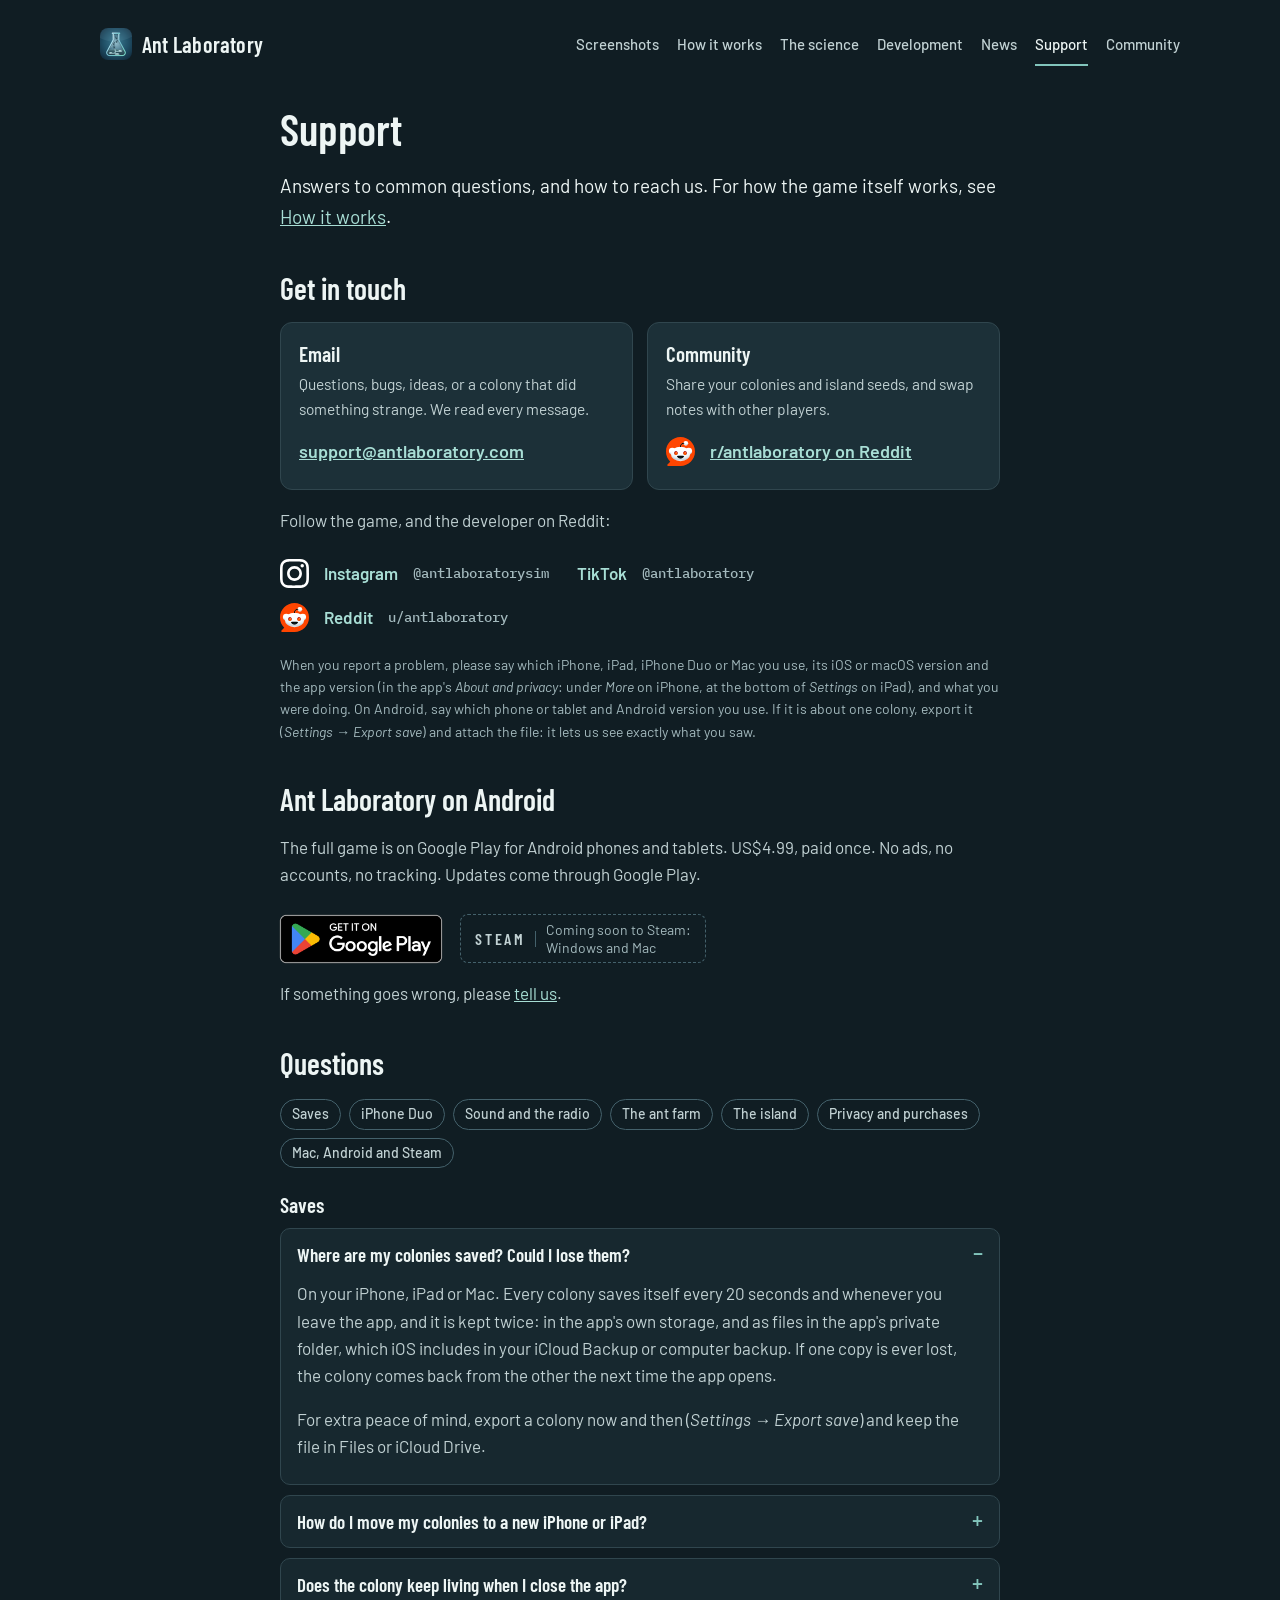
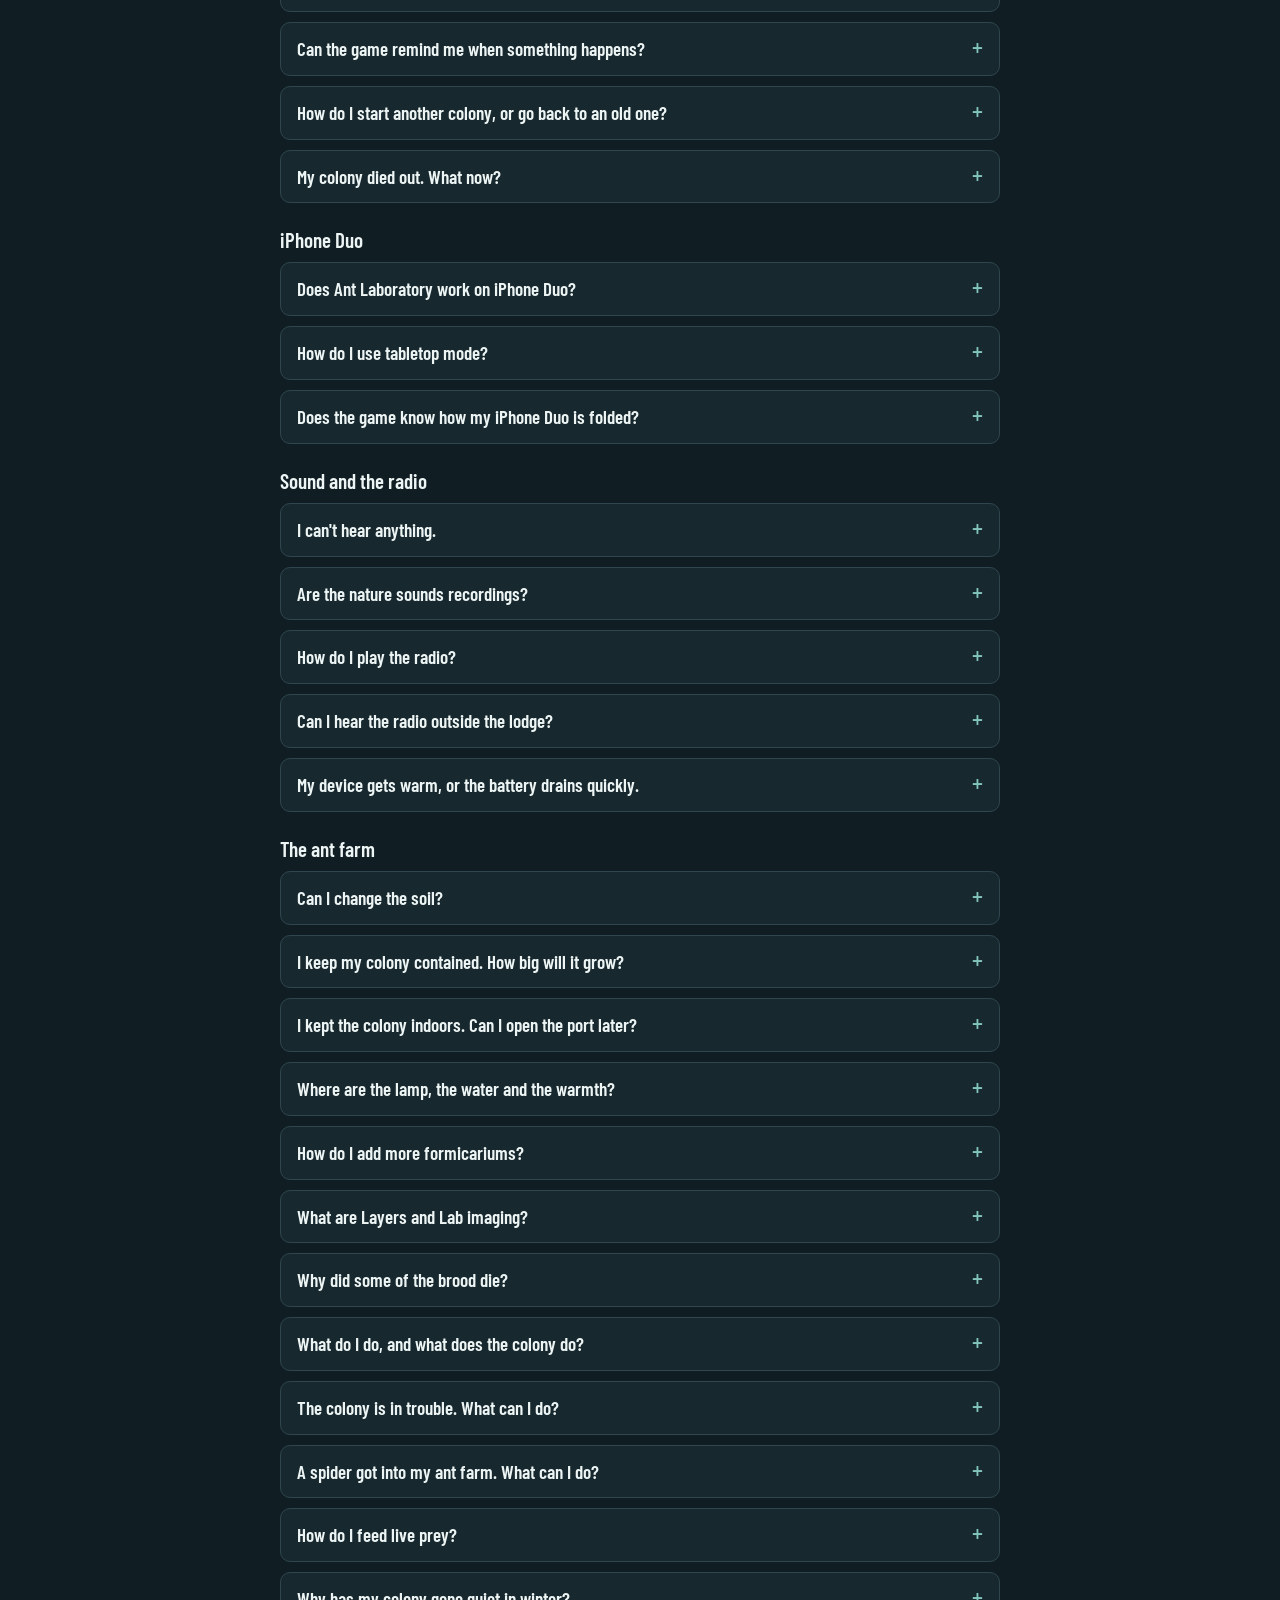
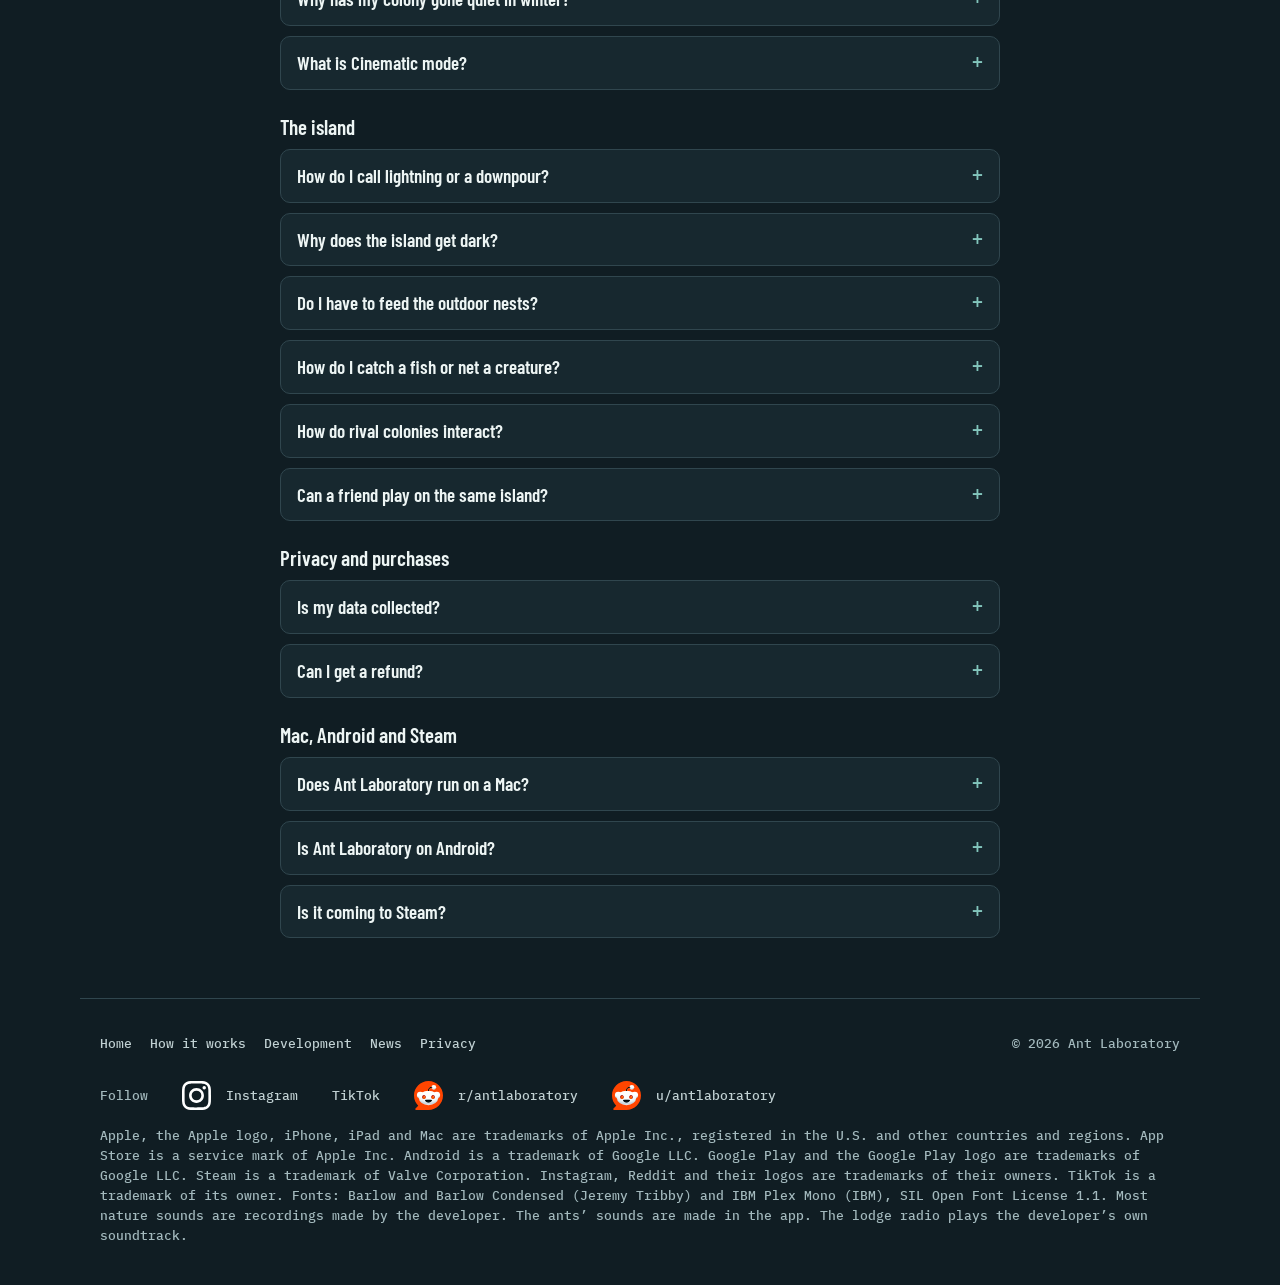
<file: support.html>
<!doctype html>
<html lang="en">
<head>
<meta charset="utf-8">
<meta name="viewport" content="width=device-width, initial-scale=1">
<title>Help and support — Ant Laboratory</title>
<meta name="description" content="Get help with Ant Laboratory on iPhone, iPad, Mac and Android: saved colonies, controls, habitat, sound and privacy. Contact the developer with a question or problem.">
<meta name="theme-color" content="#101d23">
<link rel="icon" href="favicon.svg?v=b617176d5f56" type="image/svg+xml">
<link rel="icon" href="favicon-32.png?v=eda200b2afa7" type="image/png" sizes="32x32">
<link rel="apple-touch-icon" href="apple-touch-icon.png?v=dad16533b57a">
<link rel="canonical" href="https://www.antlaboratory.com/support.html">
<meta property="og:type" content="article">
<meta property="og:site_name" content="Ant Laboratory">
<meta property="og:title" content="Help and support — Ant Laboratory">
<meta property="og:description" content="Get help with Ant Laboratory on iPhone, iPad, Mac and Android: saved colonies, controls, habitat, sound and privacy. Contact the developer with a question or problem.">
<meta property="og:url" content="https://www.antlaboratory.com/support.html">
<meta property="og:image" content="https://www.antlaboratory.com/og-image.jpg?v=c70133c191d8">
<meta property="og:image:width" content="1200">
<meta property="og:image:height" content="630">
<meta property="og:image:alt" content="Ant Laboratory: a living ant farm and its island.">
<meta name="twitter:card" content="summary_large_image">
<meta name="twitter:title" content="Help and support — Ant Laboratory">
<meta name="twitter:description" content="Get help with Ant Laboratory on iPhone, iPad, Mac and Android: saved colonies, controls, habitat, sound and privacy. Contact the developer with a question or problem.">
<meta name="twitter:image" content="https://www.antlaboratory.com/og-image.jpg?v=c70133c191d8">
<meta name="twitter:image:alt" content="Ant Laboratory: a living ant farm and its island.">
<link rel="stylesheet" href="fonts/fonts.css">
<link rel="stylesheet" href="page.css">
<script src="site-config.js"></script>
<script src="site.js" defer></script>
</head>
<body>
<header class="nav wrap-w">
  <a class="brand" href="./"><img src="icon-64.png?v=22aa451486ef" alt="" width="32" height="32">Ant Laboratory</a>
  <nav aria-label="Site"><a href="./#screenshots">Screenshots</a><a href="about.html">How it works</a><a href="science.html">The science</a><a href="development.html">Development</a><a href="news/" data-news>News</a><a href="support.html" aria-current="page">Support</a><a data-forum hidden>Community</a></nav>
</header>

<main class="wrap doc">
  <h1>Support</h1>
  <p class="lede">Answers to common questions, and how to reach us. For how the game itself works, see <a href="about.html">How it works</a>.</p>

  <h2 id="contact">Get in touch</h2>
  <div class="contact">
    <div class="card">
      <h3>Email</h3>
      <p data-email-only>Questions, bugs, ideas, or a colony that did something strange. We read every message.</p>
      <p data-no-email hidden>Contact details are coming soon.</p>
      <a class="big" data-email="Ant Laboratory support" href="mailto:support@antlaboratory.com?subject=Ant%20Laboratory%20support">support@antlaboratory.com</a>
    </div>
    <div class="card" data-forum-only hidden>
      <h3>Community</h3>
      <p>Share your colonies and island seeds, and swap notes with other players.</p>
      <a class="big ico" data-forum data-keep hidden><img class="sico full" src="img/logo-reddit.svg" width="29" height="29" alt="">r/antlaboratory on Reddit</a>
    </div>
  </div>
  <p>Follow the game, and the developer on Reddit:</p>
  <ul class="follow-list">
    <li><a data-link="instagram" href="https://www.instagram.com/antlaboratorysim/" rel="noopener"><img class="sico" src="img/logo-instagram.svg" width="29" height="29" alt="">Instagram <span class="h">@antlaboratorysim</span></a></li>
    <li><a data-link="tiktok" href="https://www.tiktok.com/@antlaboratory" rel="noopener">TikTok <span class="h">@antlaboratory</span></a></li>
    <li><a data-link="redditUser" href="https://www.reddit.com/user/antlaboratory/" rel="noopener"><img class="sico full" src="img/logo-reddit.svg" width="29" height="29" alt="">Reddit <span class="h">u/antlaboratory</span></a></li>
  </ul>
  <p class="fine">When you report a problem, please say which iPhone, iPad, iPhone Duo or Mac you use, its iOS or macOS version and the app version (in the app's <i>About and privacy</i>: under <i>More</i> on iPhone, at the bottom of <i>Settings</i> on iPad), and what you were doing. On Android, say which phone or tablet and Android version you use. If it is about one colony, export it (<i>Settings → Export save</i>) and attach the file: it lets us see exactly what you saw.</p>

  <h2 id="android">Ant Laboratory on Android</h2>
  <p>The full game is on Google Play for Android phones and tablets. US$4.99, paid once. No ads, no accounts, no tracking. Updates come through Google Play.</p>
  <div class="get">
    <a class="badge play" data-link="play" href="https://play.google.com/store/apps/details?id=com.antlaboratory.app" rel="noopener"><img src="img/badge-google-play.png" width="186" height="72" alt="Get it on Google Play"></a>
    <p class="steam-soon" data-steam-soon><span class="steam-word" aria-hidden="true">Steam</span><span>Coming soon to Steam:<br>Windows and Mac</span></p>
  </div>
  <p>If something goes wrong, please <a href="#contact">tell us</a>.</p>

  <h2 id="faq">Questions</h2>
  <ul class="toc">
    <li><a href="#saves">Saves</a></li>
    <li><a href="#duo">iPhone Duo</a></li>
    <li><a href="#sound">Sound and the radio</a></li>
    <li><a href="#farm">The ant farm</a></li>
    <li><a href="#island">The island</a></li>
    <li><a href="#privacy">Privacy and purchases</a></li>
    <li><a href="#platforms">Mac, Android and Steam</a></li>
  </ul>

  <h3 id="saves">Saves</h3>
  <div class="faq">
    <details open>
      <summary>Where are my colonies saved? Could I lose them?</summary>
      <div>
        <p>On your iPhone, iPad or Mac. Every colony saves itself every 20 seconds and whenever you leave the app, and it is kept twice: in the app's own storage, and as files in the app's private folder, which iOS includes in your iCloud Backup or computer backup. If one copy is ever lost, the colony comes back from the other the next time the app opens.</p>
        <p>For extra peace of mind, export a colony now and then (<i>Settings → Export save</i>) and keep the file in Files or iCloud Drive.</p>
      </div>
    </details>
    <details>
      <summary>How do I move my colonies to a new iPhone or iPad?</summary>
      <div>
        <p>Set up the new device from a backup of the old one (iCloud, a computer, or Quick Start), and your colonies come across with the app.</p>
        <p>Or move them yourself: on the old device open the colony and choose <i>Settings → Export save</i>, send the file (AirDrop, Files or Mail), then on the new device choose <i>Settings → Import save</i> and pick it. It arrives as a new colony, exactly where it was.</p>
      </div>
    </details>
    <details>
      <summary>Does the colony keep living when I close the app?</summary>
      <div>
        <p>Yes, from 2.2. A night away is about a week in the colony, and a week away is about a month, up to 30 colony days. When you come back, you watch the days go by, then read what changed. Nothing is lost: your queen and every nest stay safe, and the lab feeds them while you are gone.</p>
        <p>If you would rather it waited, turn off <i>Colony lives on while you’re away</i> in Settings, under <i>While you’re away</i>. Then it stays paused exactly where you left it, however long you are away.</p>
      </div>
    </details>
    <details>
      <summary>Can the game remind me when something happens?</summary>
      <div>
        <p>Yes, if you want it to. In the app, turn on <i>Reminders</i> in Settings, under <i>While you’re away</i>. You get a quiet note when something worth seeing has happened in your colony, such as its first workers or a new season. At most one a day, never between 9 pm and 8 am. Your device asks whether to allow notifications only when you turn them on.</p>
        <p>Reminders are set on your device itself. Nothing is sent anywhere. See the <a href="privacy.html">privacy policy</a>.</p>
      </div>
    </details>
    <details>
      <summary>How do I start another colony, or go back to an old one?</summary>
      <div>
        <p>Home has <i>Resume</i>, <i>New colony</i>, <i>Saves</i> and <i>Settings</i>. You can also open <i>My colonies</i> from the game. Start a new colony, open any colony you have kept, or rename, copy, export or delete one. Every colony carries on from where you left it.</p>
        <p>Deleting a colony takes it out of your list, but a recovery copy stays on your device, under <i>Other recovery copies</i> in <i>My colonies</i>, so you can bring it back if you change your mind. To remove everything the app keeps, delete the app.</p>
      </div>
    </details>
    <details>
      <summary>My colony died out. What now?</summary>
      <div>
        <p>A colony dies out when its last ant is gone: in the ant farm, on trips and in the outdoor nests. The game then says so and offers <i>Start a new colony</i>, <i>My colonies</i> or <i>Stay and look</i>. The old colony stays in <i>My colonies</i>, marked with the day it died out, so you can open it again.</p>
      </div>
    </details>
  </div>

  <h3 id="duo">iPhone Duo</h3>
  <div class="faq">
    <details>
      <summary>Does Ant Laboratory work on iPhone Duo?</summary>
      <div>
        <p>Yes, on both screens. Folded, the outer screen has the phone’s layout. Open, the inner screen has the tablet’s layout, upright or sideways. Fold or unfold whenever you like: the game resizes and the colony carries on where it was, with the same view and the panels you had open.</p>
        <p>Held half open like a book, the buttons, panels and cards keep off the fold, and the picture of the colony runs across both pages.</p>
      </div>
    </details>
    <details>
      <summary>How do I use tabletop mode?</summary>
      <div>
        <p>Ant Laboratory is designed for it. Stand the phone half open on a table, like a small laptop. The colony fills the top half: the ant farm, the island or a nest. The bottom half is one console, with the bar along the bottom and the colony panel, Data, Habitat or Weather above it, one at a time.</p>
        <p>The colony panel opens there by itself when you set the phone down, and goes back as it was when you open the phone out or fold it. With no panel open, a live dashboard shows the colony’s population chart, its needs and the latest Field notes: tap the chart to open Data, or a need or a note to go to it. Tap <i>Colony</i>, or the status line, to bring the panel back.</p>
      </div>
    </details>
    <details>
      <summary>Does the game know how my iPhone Duo is folded?</summary>
      <div>
        <p>Only to lay out the screen. It reads how far the phone is open and where its fold is, and nothing else. It keeps none of it and sends nothing anywhere.</p>
      </div>
    </details>
  </div>

  <h3 id="sound">Sound and the radio</h3>
  <div class="faq">
    <details>
      <summary>I can't hear anything.</summary>
      <div>
        <p>Sounds start after your first tap in the game. Check that your iPhone isn't in silent mode (the switch or the Action button on the side), and that <i>Sound</i> is on in the game’s Settings. Raise <i>Atmosphere</i> to hear wind, birds and weather, and check that <i>Nature sounds</i> is on. The game is quiet on purpose: outside sounds are muffled in the lodge and in nests, and high over the whole island they are a soft, distant murmur. Ants are very quiet too: you hear them rustle only when you zoom in very close. The only music is the radio in the lodge, and it stays off until you tap it.</p>
      </div>
    </details>
    <details>
      <summary>Are the nature sounds recordings?</summary>
      <div>
        <p>Most of them. Outdoors, the wind, rain, insects, water, fire, thunder and some of the birds are recordings the developer made, listened to one by one and set quiet. The ants’ sounds, single songbirds and a few other calls are made by the game as it plays. The recordings are files inside the app, so they play offline. If one cannot load, the game’s own sound plays in its place.</p>
      </div>
    </details>
    <details>
      <summary>How do I play the radio?</summary>
      <div>
        <p>Pinch out from the ant farm until you see the bench, and tap the radio to the left of the glass. It comes on and its card opens, with <i>On</i>, <i>Off</i>, the volume, <i>Next track</i> and <i>Play outside too</i>. It plays the developer’s own soundtrack from the app itself, so it needs no internet. Settings has <i>Radio in the lodge</i> and <i>Radio volume</i> too.</p>
      </div>
    </details>
    <details>
      <summary>Can I hear the radio outside the lodge?</summary>
      <div>
        <p>Yes, through the lodge’s loudspeaker. It hangs on the outside wall, above the radio, and is off until you turn it on: tap it on the map, tick <i>Play outside too</i> on the radio’s card, or turn on <i>Radio outside too</i> in Settings. Then you hear the radio on the map too, loudest beside the lodge and softer as you move away or zoom out. It is silent over the whole island and inside a nest. It plays only what the radio plays, so turn the radio on in the lodge as well.</p>
      </div>
    </details>
    <details>
      <summary>My device gets warm, or the battery drains quickly.</summary>
      <div>
        <p>Running a living colony is real work, and speed multiplies it: at 25× a colony day passes every half second. Play at 1× to 5× when you are just watching, and pause when you put the device down. The game stops its clock and saves whenever you switch to another app. A big colony kept in its ant farm takes the most work; at the fastest speeds it may run slower than asked, on older iPhone and iPad models most of all.</p>
      </div>
    </details>
  </div>

  <h3 id="farm">The ant farm</h3>
  <div class="faq">
    <details>
      <summary>Can I change the soil?</summary>
      <div><p>You choose it once, when you set up a new colony: after the species, pick garden loam, sand, clay, woodland humus, stony soil or wetland soil. Your species’ own soil is picked first. The soil changes only the look, its colours and texture; the ants live and dig the same in every soil. A colony keeps the soil it was given.</p></div>
    </details>
    <details>
      <summary>I keep my colony contained. How big will it grow?</summary>
      <div>
        <p>It grows on slowly for years, a little bigger every summer, while it has food to spare, digging new tunnels and rooms across the whole farm. It levels off when its rooms fill the soil, when its food will not stretch to more, or at about 4,500 ants and brood. With the feeder on Normal, wood ants get there in about five years; black garden ants reach about 3,400 workers after eight.</p>
        <p>To change how fast, set <i>Feeding amount</i> in Settings: it also sets how much food the feeder keeps in store for a contained colony. Light gives slower growth and leaner winters; Generous, faster growth, with more food left lying to go mouldy. Winter still thins the colony out.</p>
      </div>
    </details>
    <details>
      <summary>I kept the colony indoors. Can I open the port later?</summary>
      <div><p>Yes. Choose <i>Open access port</i> in <i>Colony</i>, or under <i>More</i> on iPhone. The port stays closed until you confirm, even if you dismiss the first invitation. The ant farm stays as full as it has grown, and the colony’s new workers move outside. Once open, the founding queen remains in the formicarium and workers travel between indoors and outdoors. You can close it again at any time: on the map, the colony’s card has <i>Close it</i> (on iPhone, <i>More</i> has <i>Close access port</i>). Outdoor nests cut off from a queen then raise no more young and slowly fade. You can open it again whenever you like. Weather and raids never reach the ant farm, but while the port is open a wolf spider can wander in, and carpenter ants can carry the zombie-ant fungus home. Close the port to keep them out.</p></div>
    </details>
    <details>
      <summary>Where are the lamp, the water and the warmth?</summary>
      <div><p>Tap <i>Habitat</i> in the bar while you look at the ant farm. It opens three parts: <i>Light</i> (<i>Bright</i>, <i>Soft</i> or <i>Off</i>, a brightness slider up to 200% and a colour), <i>Water</i> (automatic, or a mister you set by hand) and <i>Warmth</i> (follow the lodge, or a heat mat you set). Tap <i>Habitat</i> again to close it. With the lamp off, a little room light remains. Above 100% the lamp dries the soil faster: with <i>Water automatically</i> on, the mister makes up for it. On the smallest phones, Habitat is under <i>More</i>. It sets only the ant farm, so it is hidden on the island and in outdoor nests. Interface themes are separate, in Settings.</p></div>
    </details>
    <details>
      <summary>How do I add more formicariums?</summary>
      <div><p>Pull right back in the lodge and turn to the formicarium wall. Add a small, medium or large formicarium, pour in soil, water it, plant seedlings and put in food, then join it to your first formicarium with a tube. Your colony moves in in its own way: some species spread over all their formicariums, others move only when they need more room.</p></div>
    </details>
    <details>
      <summary>What are Layers and Lab imaging?</summary>
      <div><p>Tap <i>Layers</i> at the foot of the view. It colours the formicarium by age, jobs, food, warmth, damp or traffic, and holds the scent trails. Lab imaging shows the nest as a lab does: <i>Nest scan</i>, <i>Heat</i>, <i>Glow</i> and an <i>X-ray</i> of a single ant.</p></div>
    </details>
    <details>
      <summary>Why did some of the brood die?</summary>
      <div><p>Most likely the habitat needs a change. Larvae die after days in soil that is too dry, eggs go mouldy in soil that is too wet (<i>Experimental</i>), and with the heat mat on, brood dies in a tank that stays too hot (or too cold, for warm-country ants). The colony panel warns you first and has a button to the habitat, and the log says what was lost. To let the tank look after itself, turn <i>Water automatically</i> and <i>Follow the lodge’s temperature</i> back on. Adult ants are never harmed by the habitat.</p></div>
    </details>
    <details>
      <summary>What do I do, and what does the colony do?</summary>
      <div>
        <p>The colony does its own work: the ants share out the jobs, dig, forage and spread by themselves, and the whole island is visible. As you start a colony, choose the <i>Automatic feeder</i> or <i>I’ll care for them</i>. You watch, and step in only if you want to: inspect ants and nests, offer food, set the habitat, give the colony an order, call the weather on the island, control time and investigate the Field notes and charts in <i>Data</i>.</p>
      </div>
    </details>
    <details>
      <summary>The colony is in trouble. What can I do?</summary>
      <div>
        <p>The colony panel lists what matters right now (protein running low, soil drying out, a crowded farm, a nest under attack) and taps through to where it is happening. You can offer food by hand, check the habitat, slow down to inspect a nest and compare food, population and climate records in <i>Data</i>. In the colony panel, an order can help: <i>Forage</i> for more food, <i>Fight</i> when it is under attack. Each order has a cost. If the queen dies, her heir or another queen takes over when there is one, and while at least 20 workers are left they can raise a new one. If no queen is left and none can follow, the game tells you.</p>
      </div>
    </details>
    <details>
      <summary>A spider got into my ant farm. What can I do?</summary>
      <div>
        <p>With the access port open, a wolf spider wanders in about once a month, and the ants gather to deal with it. You can watch: the colony handles it. Close the port, and no spider gets in.</p>
      </div>
    </details>
    <details>
      <summary>How do I feed live prey?</summary>
      <div>
        <p>Tap <i>Feed</i> and choose crickets or fruit flies. Meat-eating ants hunt them: one bites and calls her nestmates, and together they drag the prey home and cut it up at the door. Some ants, such as leafcutters, harvester ants and turtle ants, leave live prey alone and take an insect only once it is dead. The field guide says what your species eats.</p>
      </div>
    </details>
    <details>
      <summary>Why has my colony gone quiet in winter?</summary>
      <div>
        <p>It is resting, as real ants do. Through winter, ants from cool and dry places, such as garden, wood, carpenter and harvester ants, stay deep in the nest: the queen stops laying and the workers hardly go out. The season on screen reads <i>Winter · hibernating</i>, and the colony panel says so too. They wake up in spring. With the heat mat on, the ant farm rests only when the mat is set below 10°C, whatever the season. To play without winters, turn off <i>Settings → Seasons and winter hibernation</i>.</p>
      </div>
    </details>
    <details>
      <summary>What is Cinematic mode?</summary>
      <div>
        <p>A way to sit back and watch without controls or labels. Choose <i>Hold this view</i>, <i>Tour the formicarium</i>, or <i>Tour the whole colony</i> after opening the access port. Observation summaries are optional; leave them off for a view without words. Start it from <i>More</i> on iPhone, or the film camera in the bar on iPad. Any touch hands the controls back.</p>
      </div>
    </details>
  </div>

  <h3 id="island">The island</h3>
  <div class="faq">
    <details>
      <summary>How do I call lightning or a downpour?</summary>
      <div>
        <p>On the island map, tap <i>Weather</i> on the bar (or press <kbd>W</kbd> with a keyboard), pick <i>Strike lightning</i> or <i>Downpour</i>, then tap the map where you want it. A bolt kills ants out in the open nearby, yours too, and starts a fire only on ground dry enough to burn. A downpour floods the low ground, so nests in hollows can lose workers and brood. One downpour at a time: <i>Weather</i> says how long until the next. Every bolt and downpour is noted in Field notes.</p>
        <p>Weather is only for the island. There is none in the ant farm, inside a nest or in Cinematic mode: the ant farm stays dry.</p>
      </div>
    </details>
    <details>
      <summary>Why does the island get dark?</summary>
      <div>
        <p>It is night. The island, the lodge's windows and the sky over a nest grow dim at night and golden at dawn and dusk. With <i>Sky</i> on <i>Slow</i> (the setting it starts on), a day and night takes about 12 minutes at any speed. The ant farm keeps its own lamp, and the lodge's room stays lit. For a steady day, set <i>Sky</i> to <i>Off</i> in Settings, under Display. If your device asks for reduced motion, it is always day.</p>
      </div>
    </details>
    <details>
      <summary>Do I have to feed the outdoor nests?</summary>
      <div>
        <p>No. The outdoor nests live off their own land. Food you scatter on the map with <i>Feed</i> is extra help: sugar for a hungry nest, flies or crickets so a growing nest raises more brood. It feeds the nest whose land it falls on, so drop it inside your coloured border. <i>Feed this nest</i>, on each nest’s card, takes you straight there.</p>
        <p>To help the colony spread, plant a grove of trees or shrubs in a region your scouts have mapped: in spring or early summer it founds its next nest beside it. You can plant up to 120.</p>
      </div>
    </details>
    <details>
      <summary>How do I catch a fish or net a creature?</summary>
      <div>
        <p>Zoom in close on the island and tap a fish, an insect, a snail or a slug. Look at it in the dip net’s white tray, then let it go or feed it to your ants: it waits under <i>Feed</i>. Deep and big fish are harder to catch. Put a catch down by an outdoor nest, and it gives that nest up to 10 days of its food.</p>
      </div>
    </details>
    <details>
      <summary>How do rival colonies interact?</summary>
      <div>
        <p>Colonies fight along their borders, and rivals sometimes raid an outdoor nest. You can watch these encounters and follow their effects in <i>Data</i>. Your colony handles its own defence, and raids never reach the ant farm.</p>
      </div>
    </details>
    <details>
      <summary>Can a friend play on the same island?</summary>
      <div>
        <p>Yes. Every island is grown from a seed. On the map, the island's card shows its size and seed: tap <i>Copy</i> and send the seed to your friend. They start a new colony of the same species, paste it into <i>Island seed</i> and pick the same size, and the same island grows for them. What their colony does there is its own story.</p>
      </div>
    </details>
  </div>

  <h3 id="privacy">Privacy and purchases</h3>
  <div class="faq">
    <details>
      <summary>Is my data collected?</summary>
      <div>
        <p>No. Ant Laboratory has no accounts, no ads, no analytics and no tracking, and it makes no network connections: the soundtrack and the nature recordings are files inside the app. Your colonies never leave your device unless you export them. Reminders, if you turn them on, are set on your device and send nothing anywhere. See the <a href="privacy.html">privacy policy</a>.</p>
      </div>
    </details>
    <details>
      <summary>Can I get a refund?</summary>
      <div>
        <p>Purchases are handled by Apple. You can ask for a refund at <a href="https://reportaproblem.apple.com" rel="noopener">reportaproblem.apple.com</a>, signed in with the Apple Account you bought the app with.</p>
        <p>On Android, Google Play handles the purchase. See Google Play’s help on <a href="https://support.google.com/googleplay/answer/2479637" rel="noopener">refunds</a>, or <a href="#contact">write to us</a>.</p>
      </div>
    </details>
  </div>

  <h3 id="platforms">Mac, Android and Steam</h3>
  <div class="faq">
    <details>
      <summary>Does Ant Laboratory run on a Mac?</summary>
      <div>
        <p>Yes, on Macs with Apple silicon, from the App Store, with the same purchase as on iPhone and iPad. A keyboard works too: see <a href="about.html#controls">Controls</a>.</p>
      </div>
    </details>
    <details>
      <summary>Is Ant Laboratory on Android?</summary>
      <div>
        <p>Yes, the full game is on <a data-link="play" href="https://play.google.com/store/apps/details?id=com.antlaboratory.app" rel="noopener">Google Play</a> for Android phones and tablets. US$4.99, paid once.</p>
      </div>
    </details>
    <details>
      <summary>Is it coming to Steam?</summary>
      <div>
        <p>Yes: coming soon to Steam, for Windows and Mac. Its store page is not open yet. Follow the game on <a data-link="instagram" href="https://www.instagram.com/antlaboratorysim/" rel="noopener">Instagram</a>, <a data-link="tiktok" href="https://www.tiktok.com/@antlaboratory" rel="noopener">TikTok</a> or <a data-link="forum" href="https://www.reddit.com/r/antlaboratory/" rel="noopener">r/antlaboratory</a> to hear when it opens.</p>
      </div>
    </details>
  </div>
</main>

<footer class="foot wrap-w">
  <nav aria-label="More"><a href="./">Home</a><a href="about.html">How it works</a><a href="development.html">Development</a><a href="news/" data-news>News</a><a href="privacy.html">Privacy</a></nav>
  <span>© <span data-year>2026</span> <span data-owner>Ant Laboratory</span></span>
  <nav class="follow" aria-label="Follow Ant Laboratory"><span>Follow</span><a data-link="instagram" href="https://www.instagram.com/antlaboratorysim/" rel="noopener"><img class="sico" src="img/logo-instagram.svg" width="29" height="29" alt="">Instagram</a><a data-link="tiktok" href="https://www.tiktok.com/@antlaboratory" rel="noopener">TikTok</a><a data-link="forum" href="https://www.reddit.com/r/antlaboratory/" rel="noopener" aria-label="Reddit: r/antlaboratory"><img class="sico full" src="img/logo-reddit.svg" width="29" height="29" alt="">r/antlaboratory</a><a data-link="redditUser" href="https://www.reddit.com/user/antlaboratory/" rel="noopener" aria-label="Reddit: u/antlaboratory"><img class="sico full" src="img/logo-reddit.svg" width="29" height="29" alt="">u/antlaboratory</a></nav>
  <span class="credits">Apple, the Apple logo, iPhone, iPad and Mac are trademarks of Apple Inc., registered in the U.S. and other countries and regions. App Store is a service mark of Apple Inc. Android is a trademark of Google LLC. Google Play and the Google Play logo are trademarks of Google LLC. Steam is a trademark of Valve Corporation. Instagram, Reddit and their logos are trademarks of their owners. TikTok is a trademark of its owner. Fonts: Barlow and Barlow Condensed (Jeremy Tribby) and IBM Plex Mono (IBM), SIL Open Font License 1.1. Most nature sounds are recordings made by the developer. The ants’ sounds are made in the app. The lodge radio plays the developer’s own soundtrack.</span>
</footer>
</body>
</html>
</file>
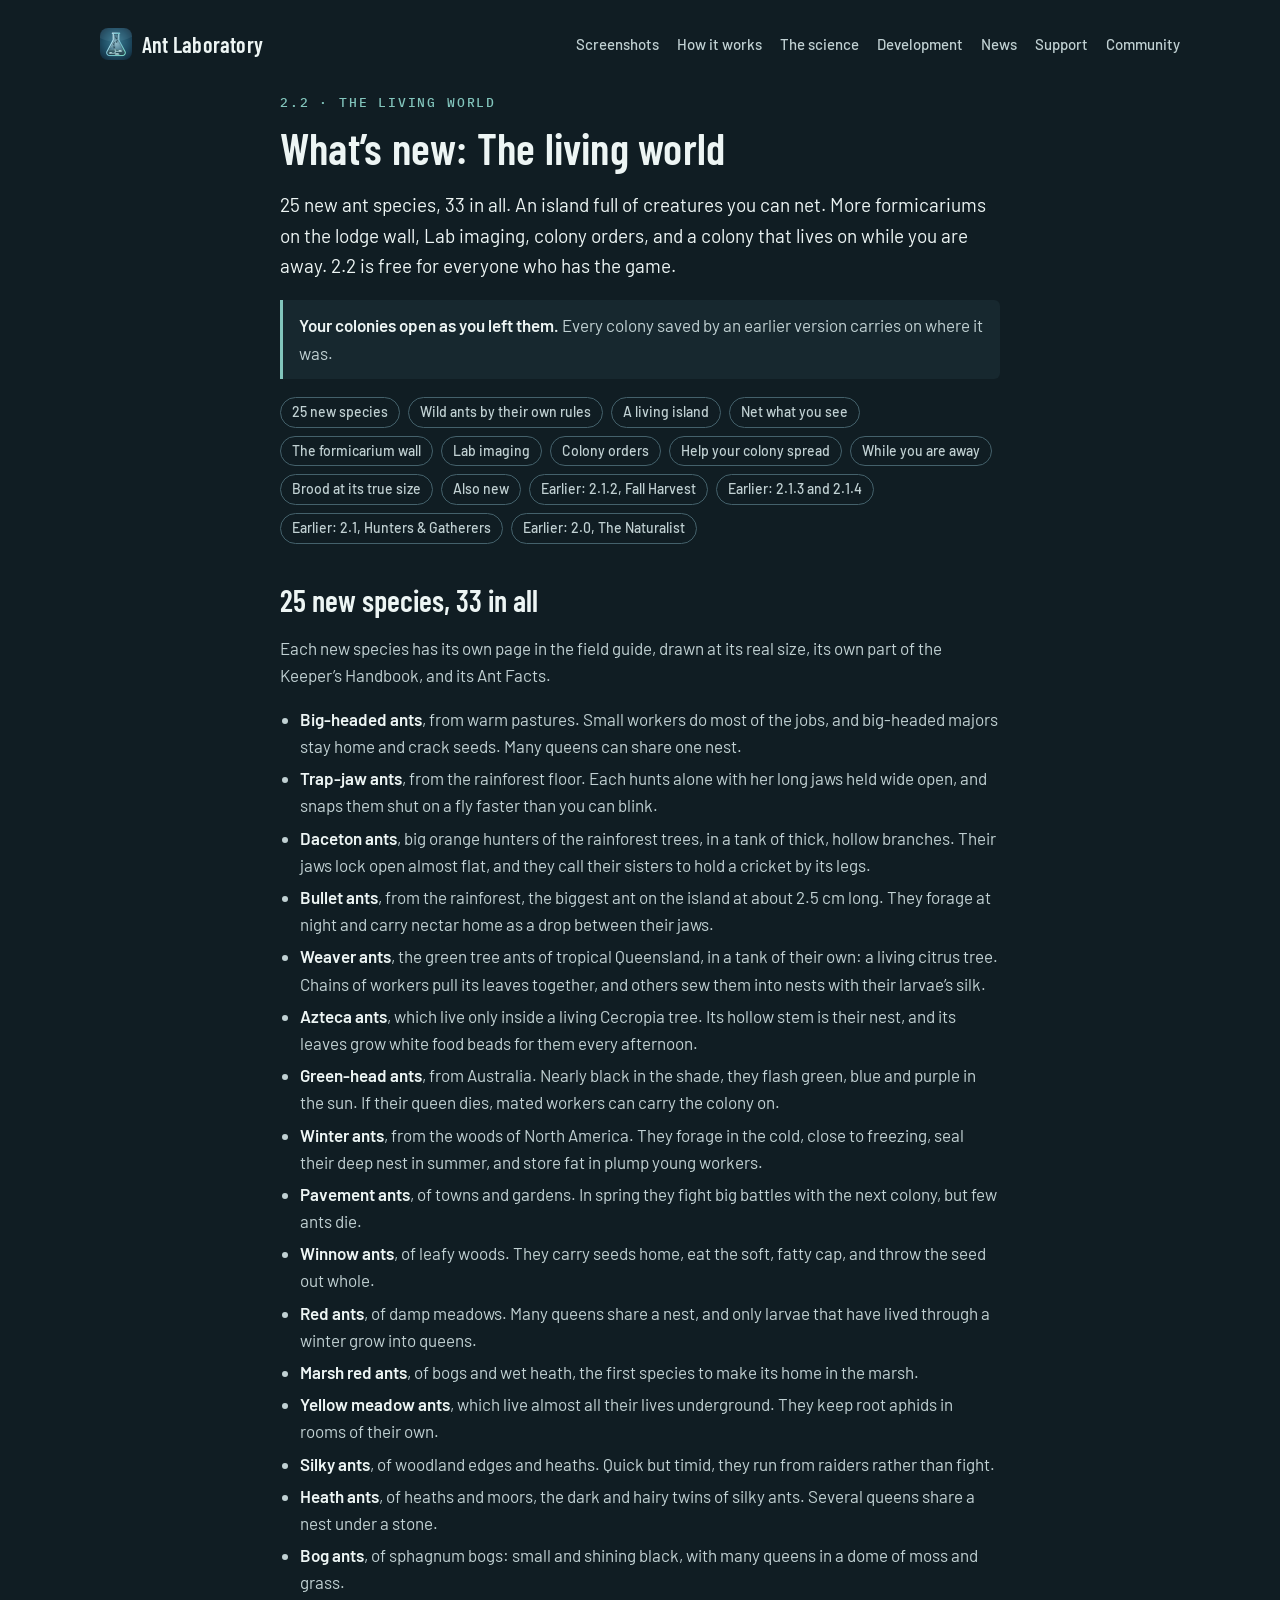
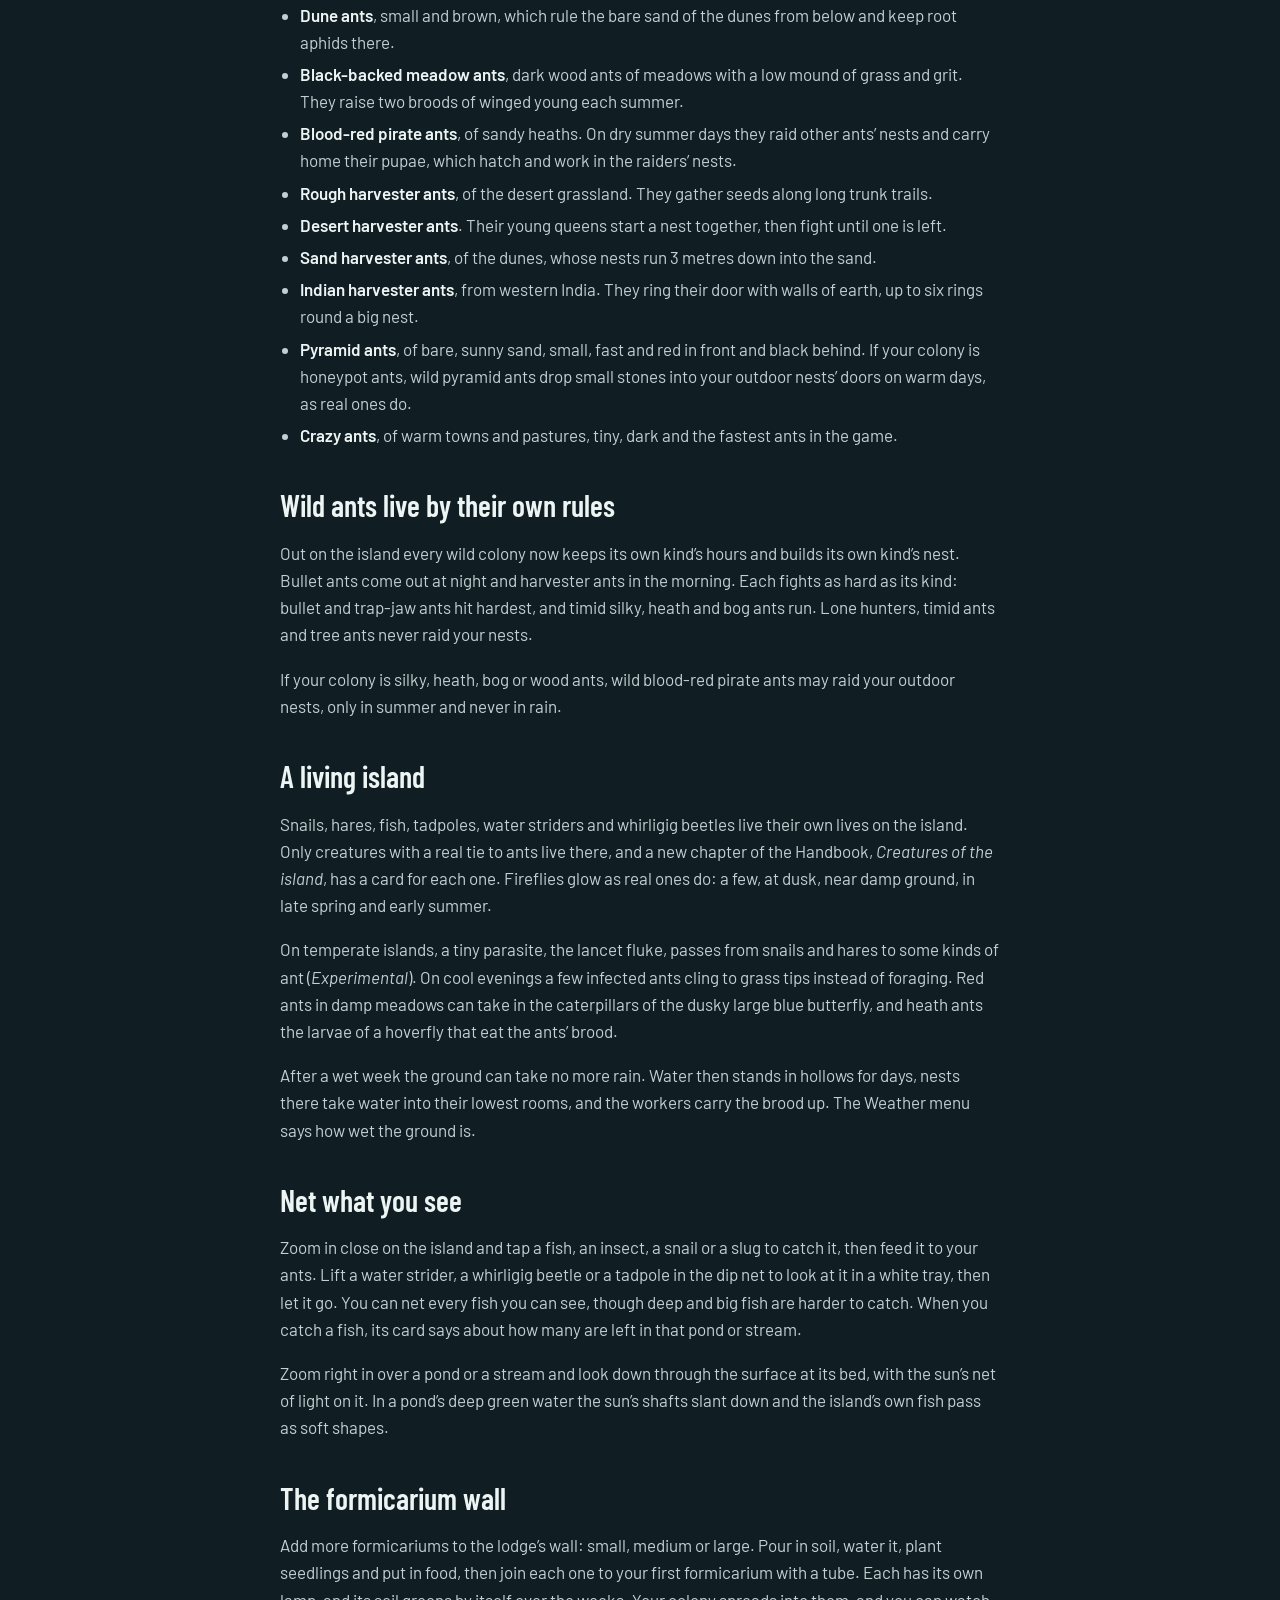
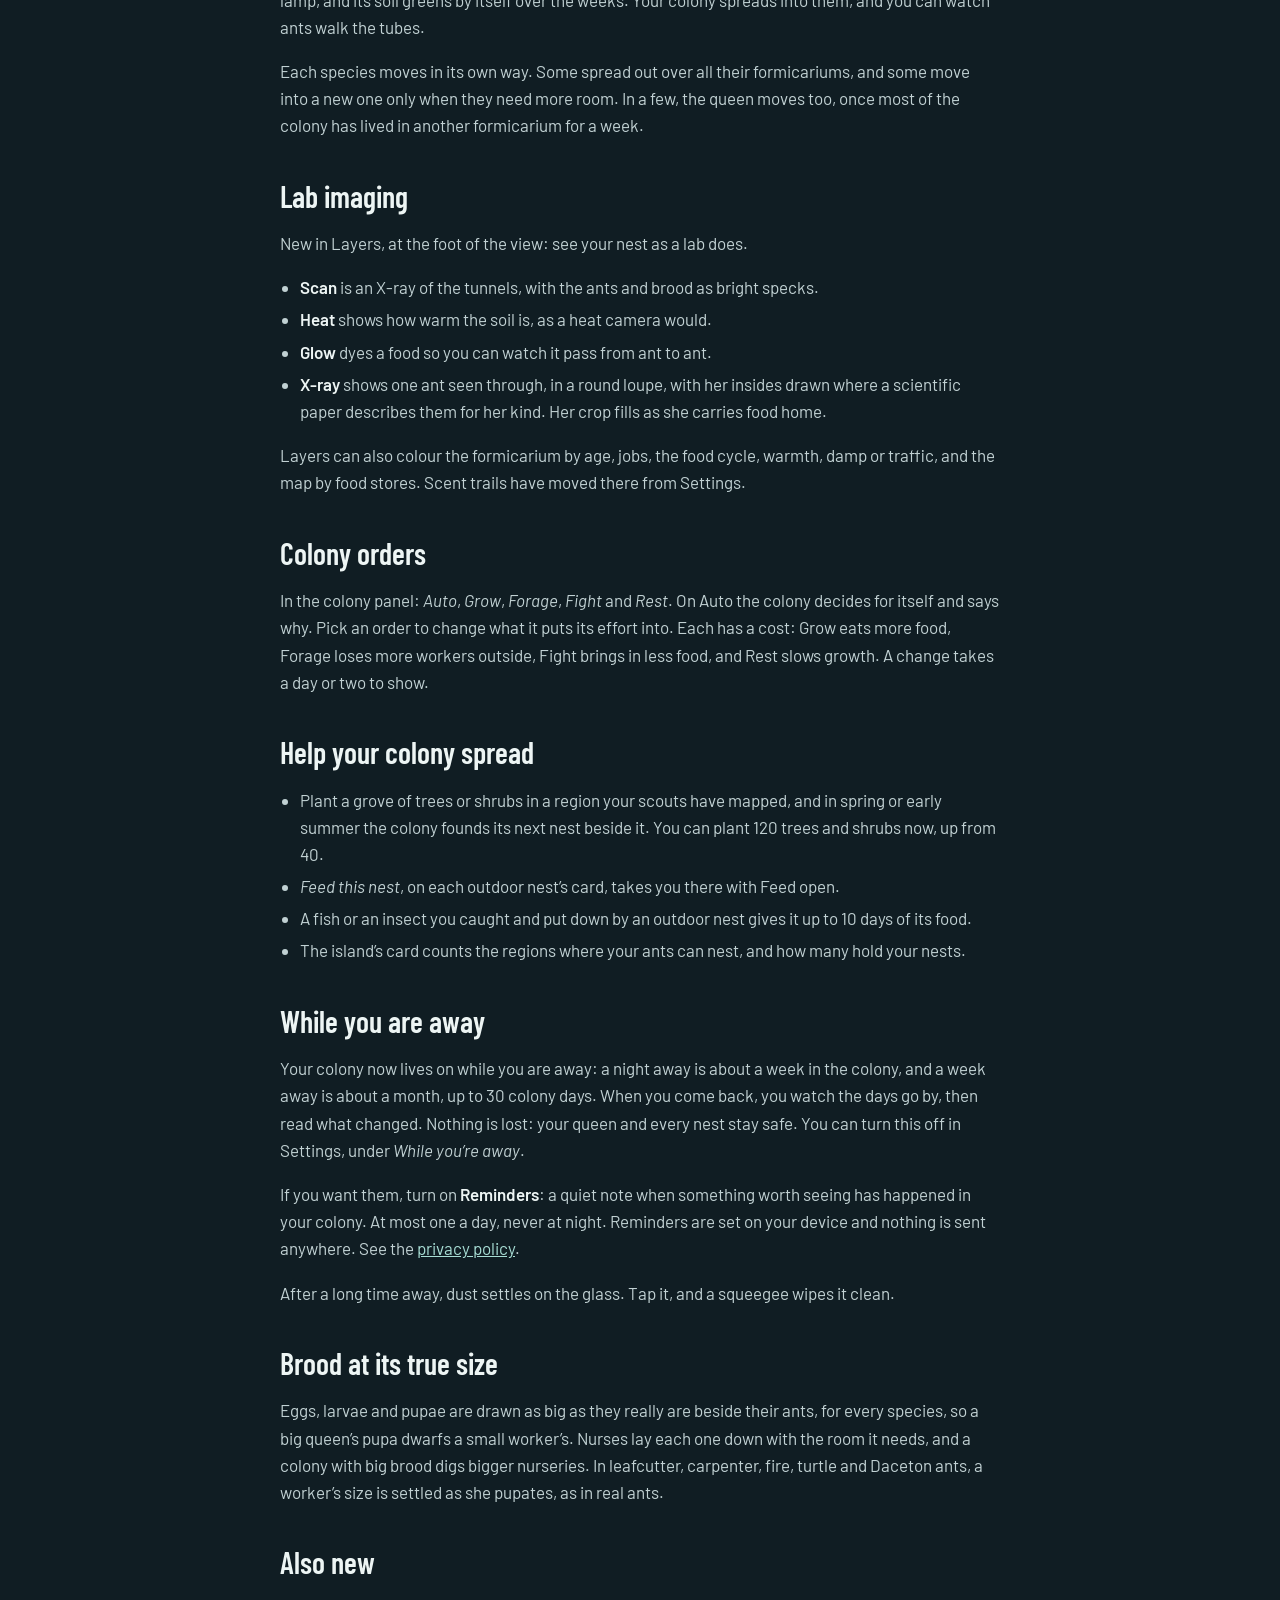
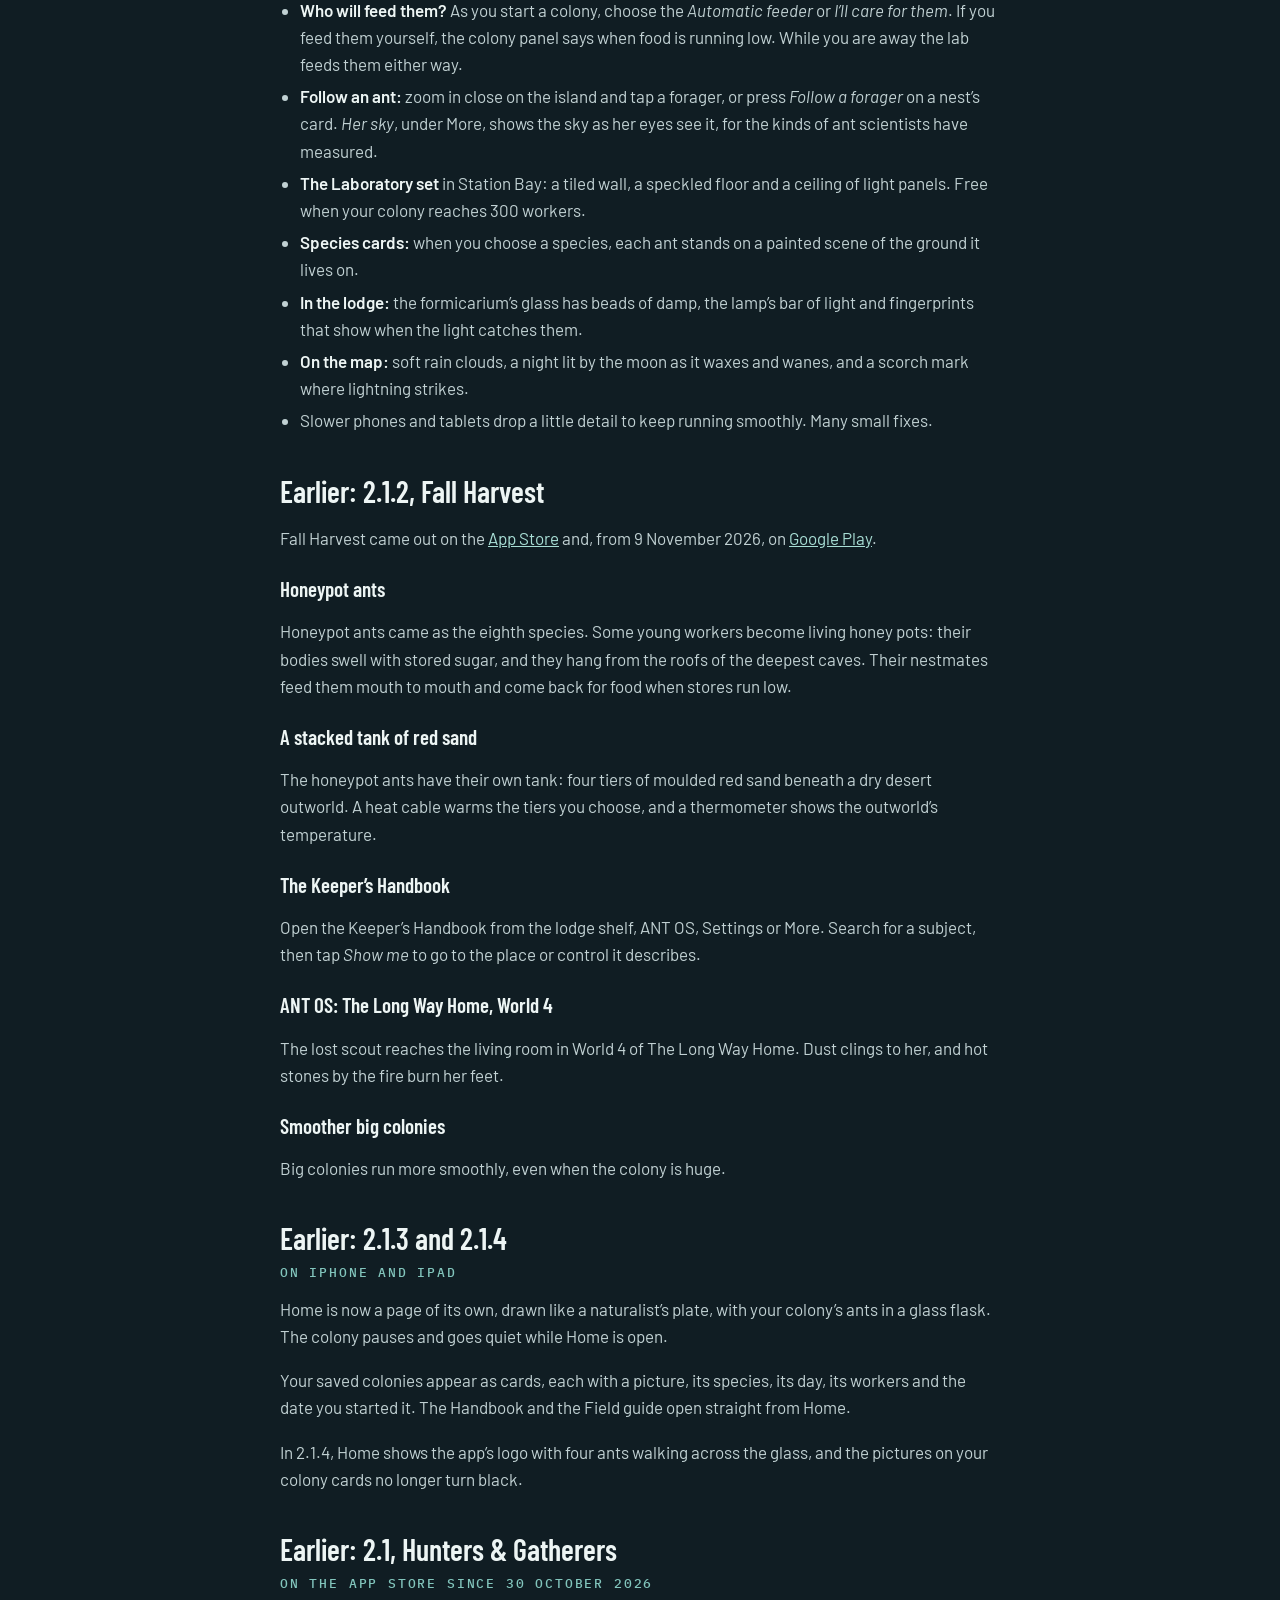
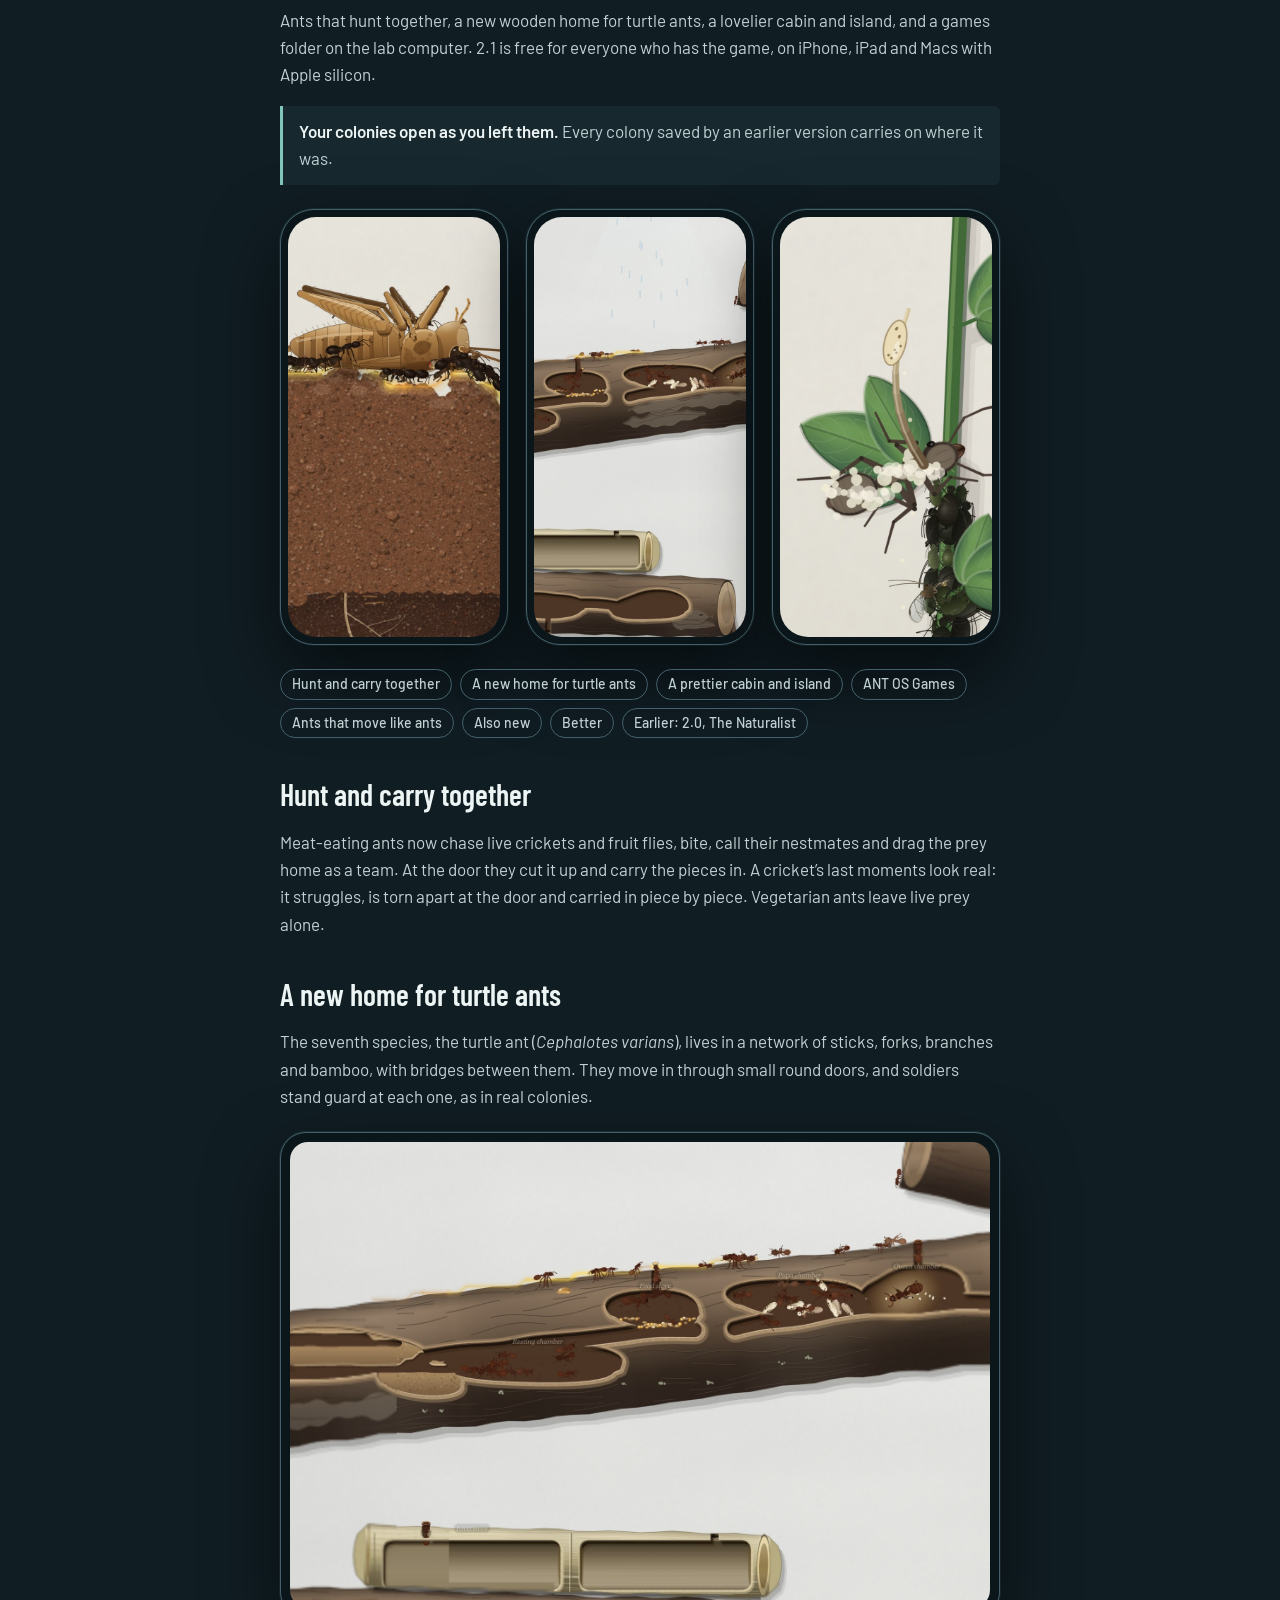
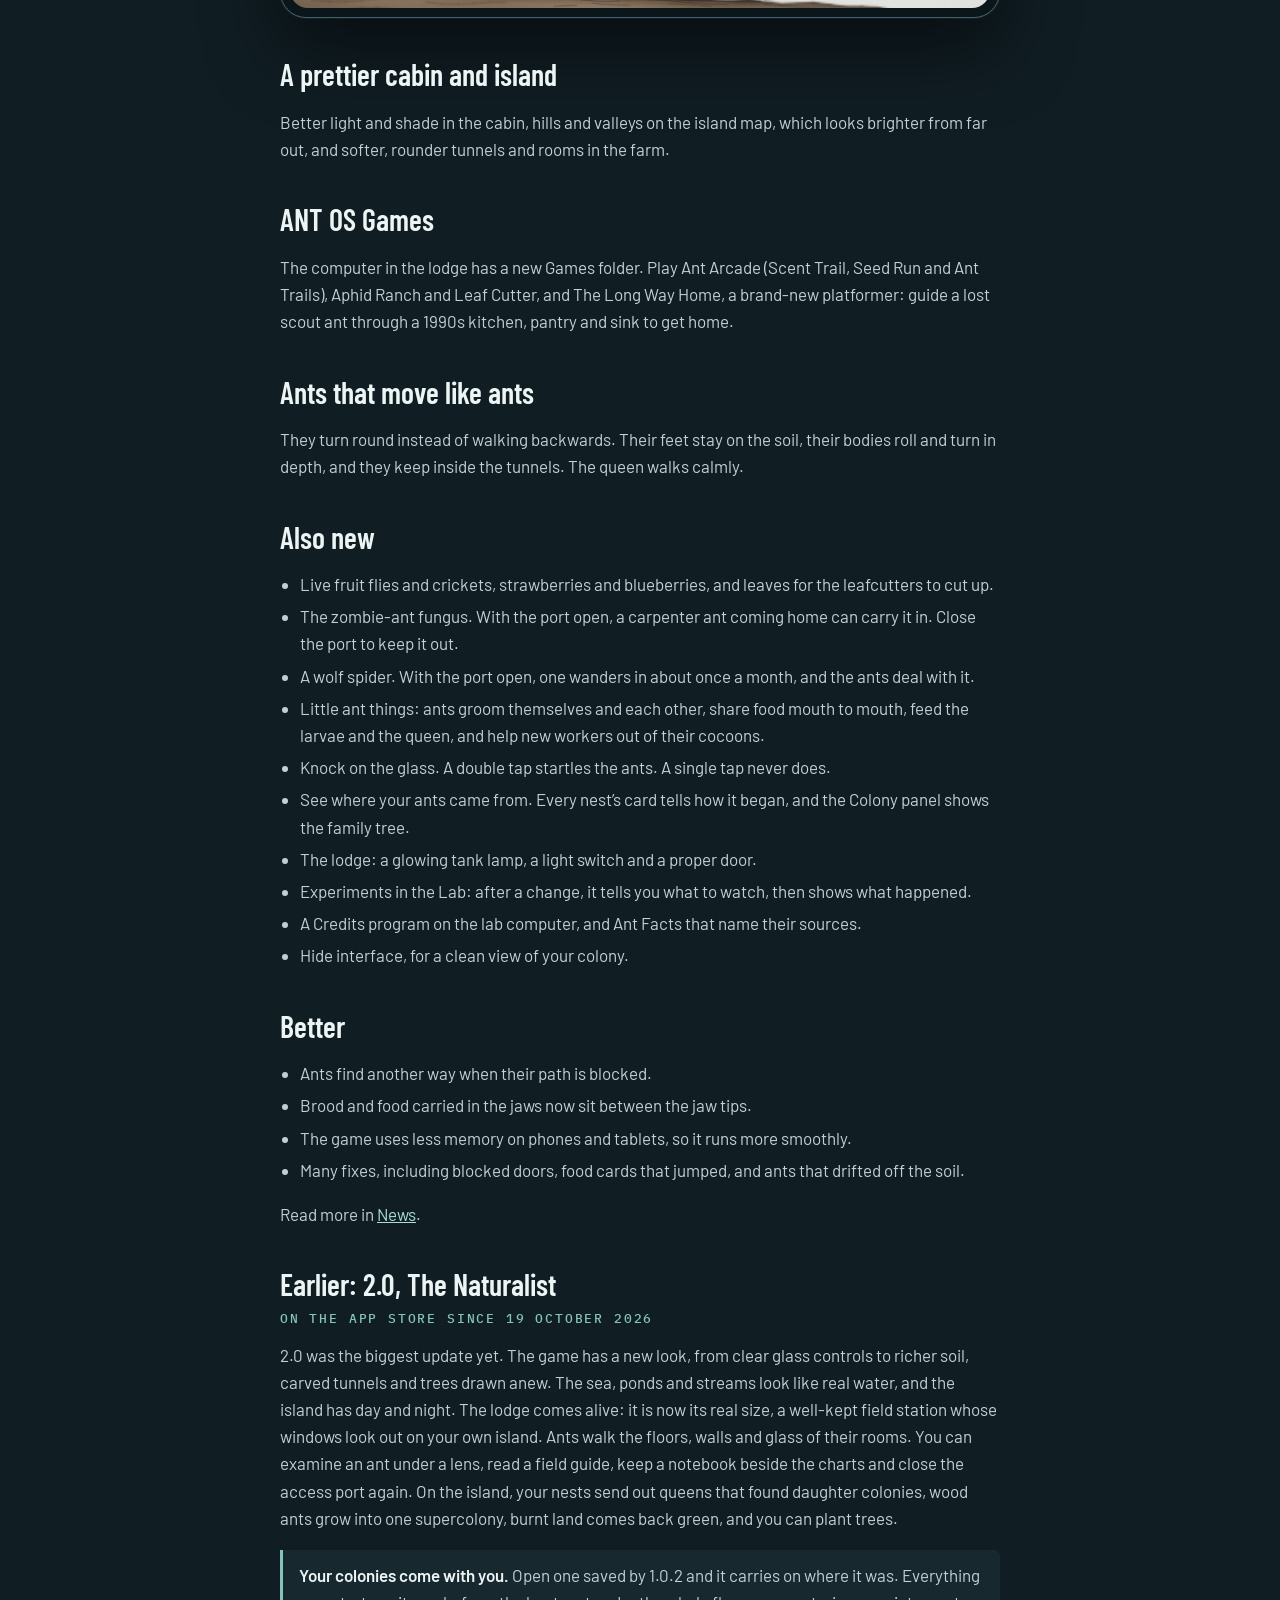
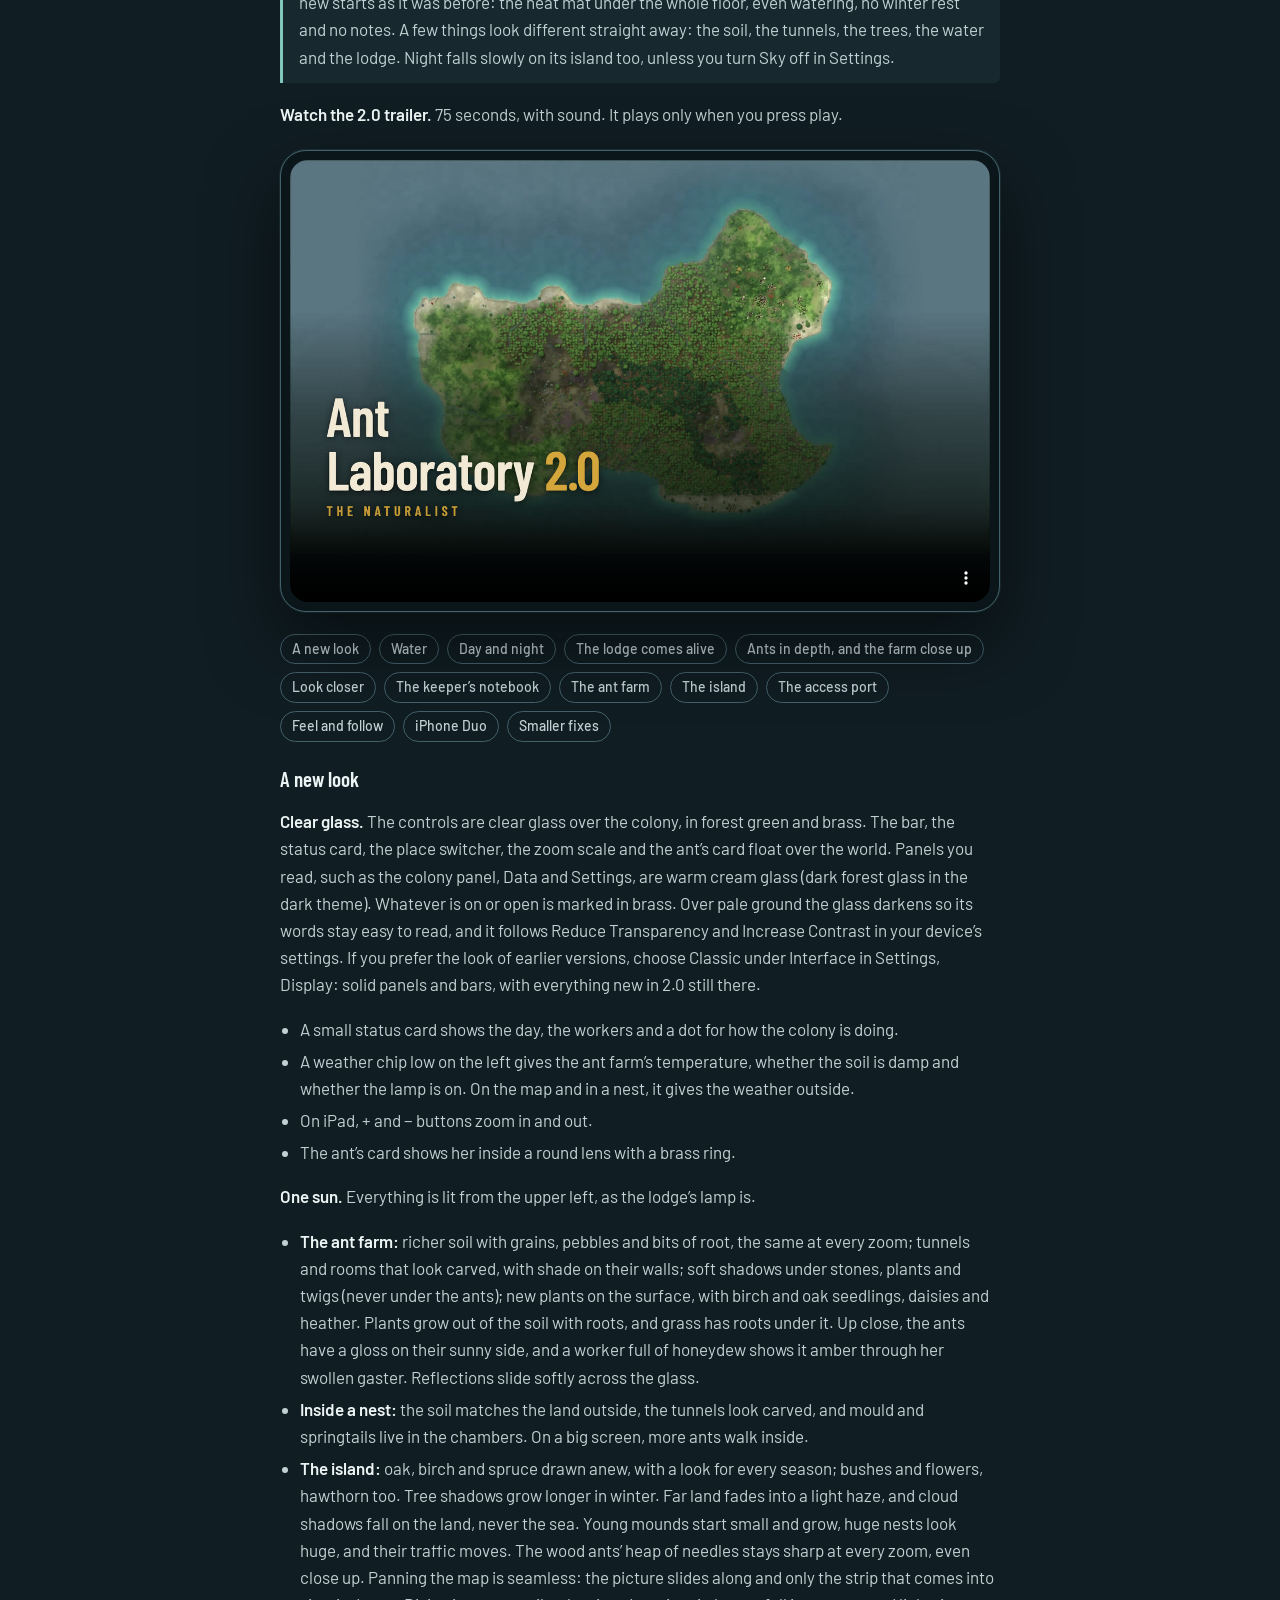
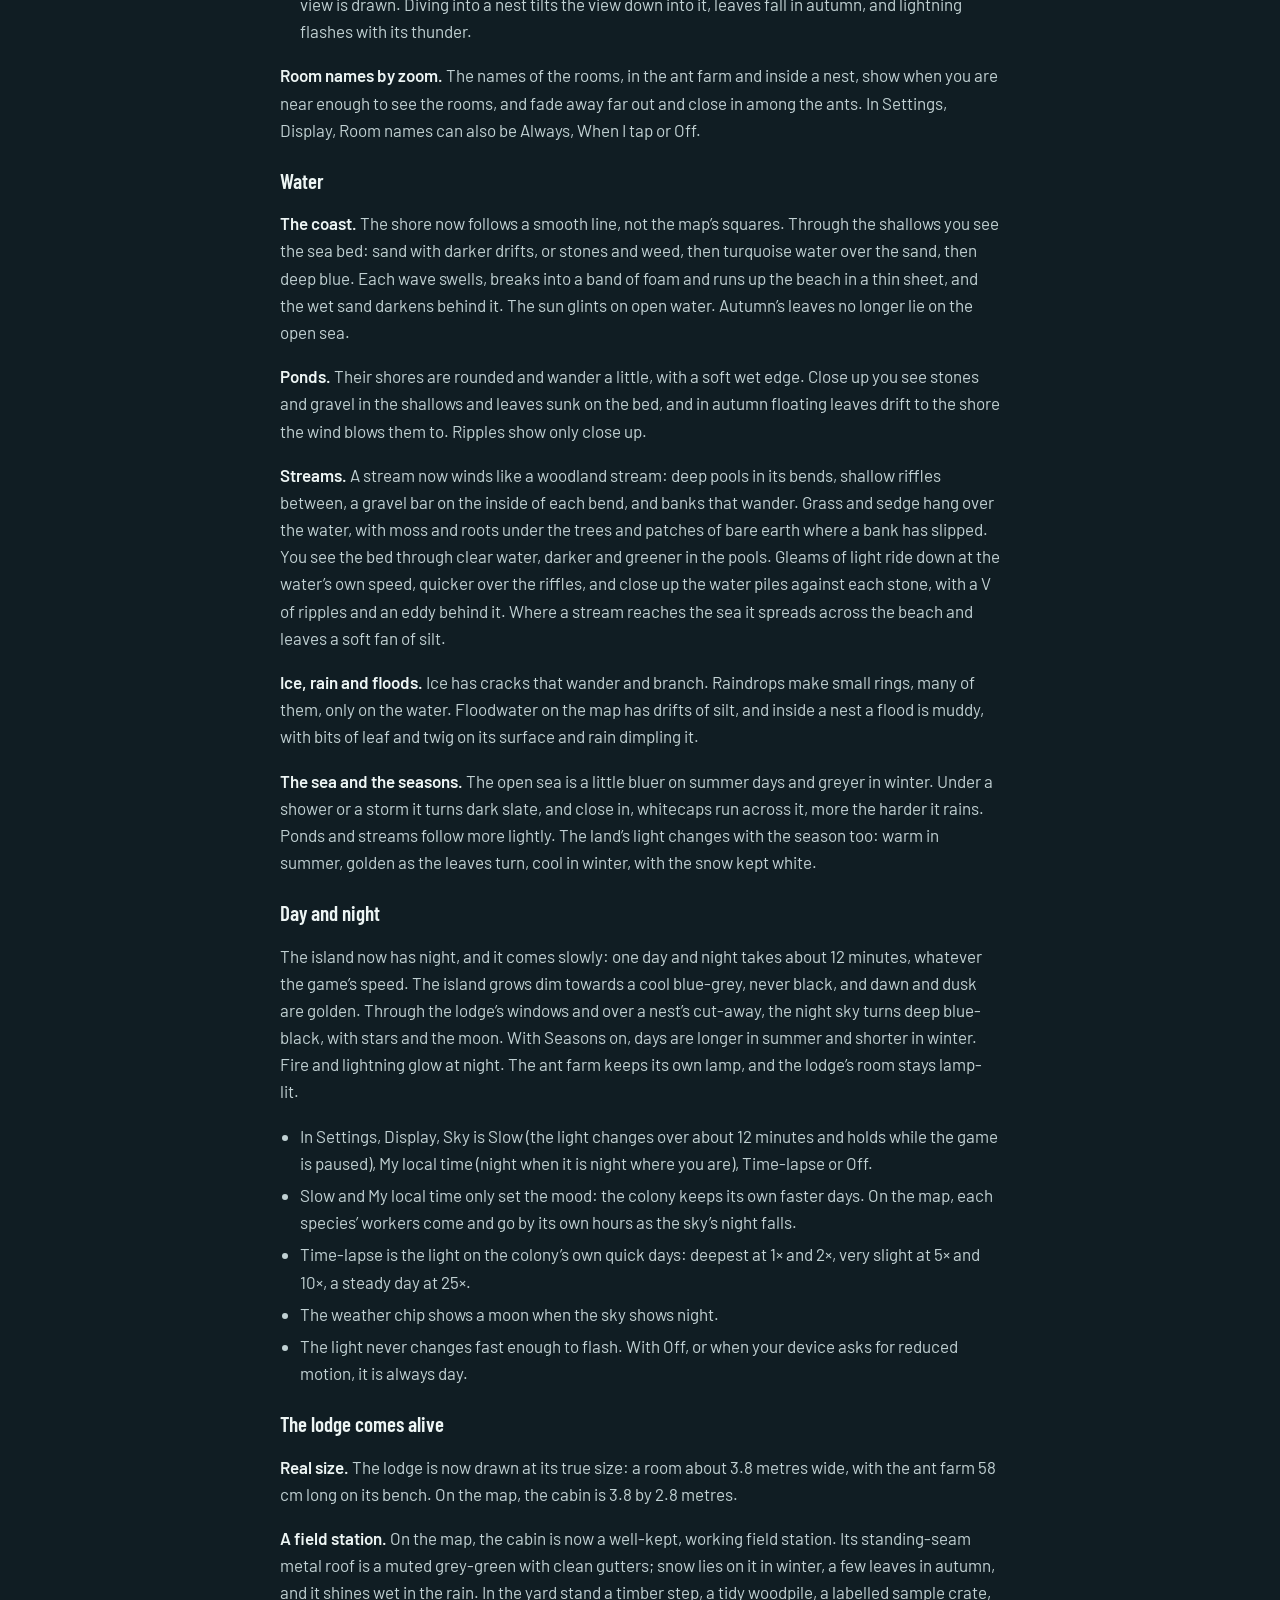
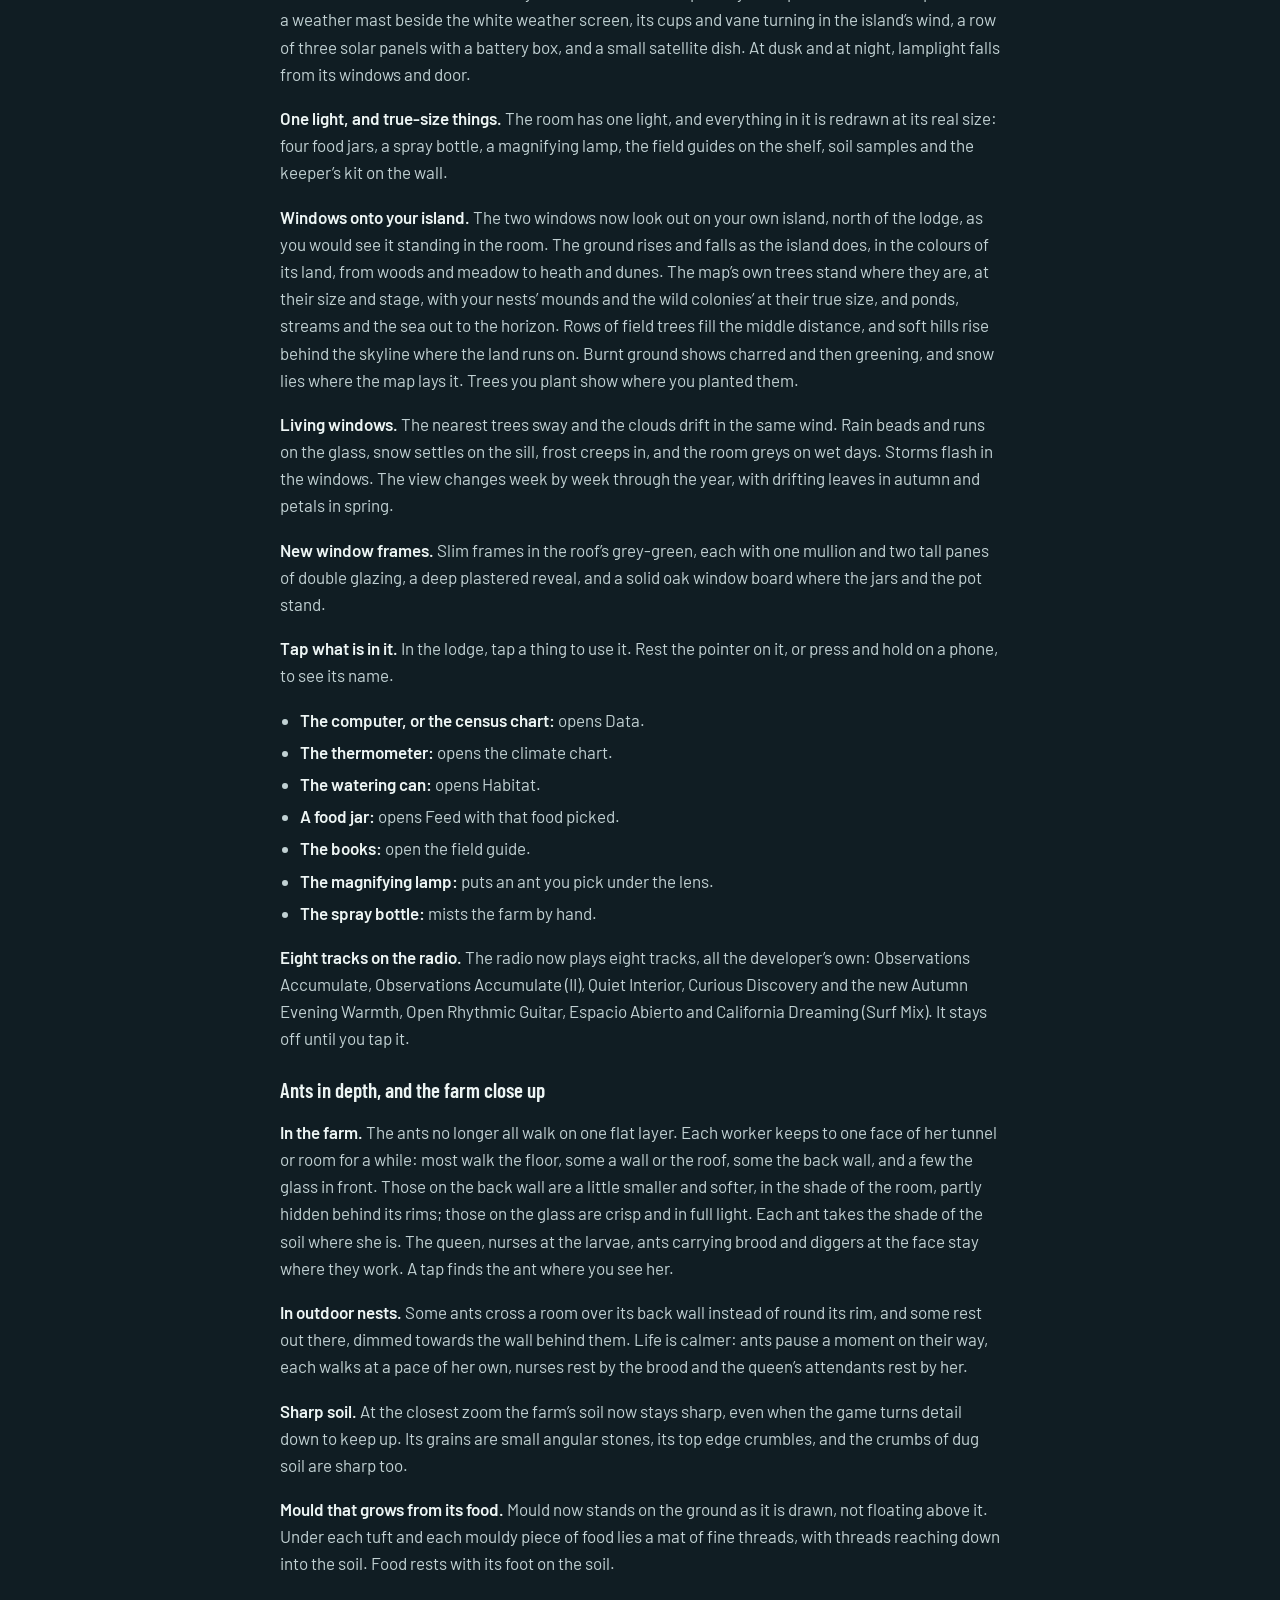
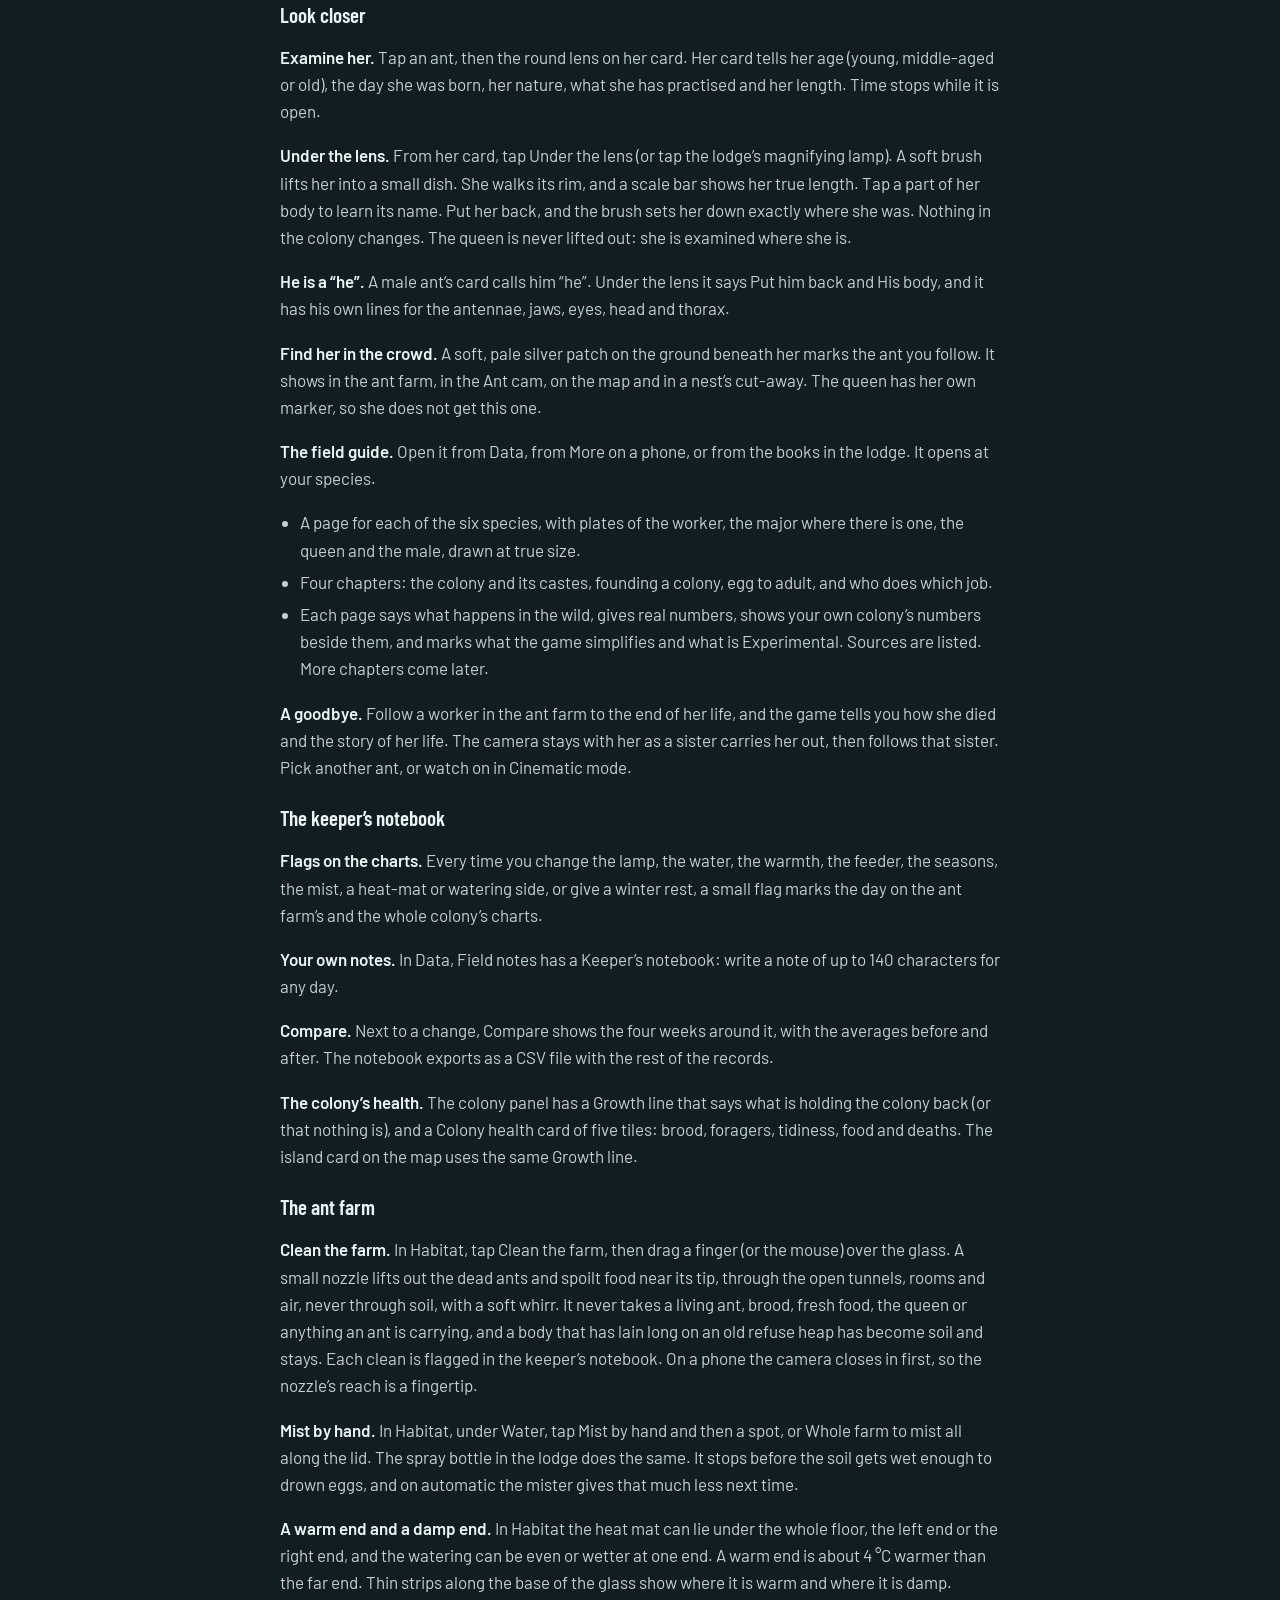
<file: whats-new.html>
<!doctype html>
<html lang="en">
<head>
<meta charset="utf-8">
<meta name="viewport" content="width=device-width, initial-scale=1">
<title>What’s new: The living world — Ant Laboratory</title>
<meta name="description" content="2.2, The living world: 25 new ant species, 33 in all, a living island whose creatures you can net, more formicariums on the lodge wall, Lab imaging, colony orders, and a colony that lives on while you are away.">
<meta name="theme-color" content="#101d23">
<link rel="icon" href="favicon.svg?v=b617176d5f56" type="image/svg+xml">
<link rel="icon" href="favicon-32.png?v=eda200b2afa7" type="image/png" sizes="32x32">
<link rel="apple-touch-icon" href="apple-touch-icon.png?v=dad16533b57a">
<link rel="canonical" href="https://www.antlaboratory.com/whats-new.html">
<meta property="og:type" content="article">
<meta property="og:site_name" content="Ant Laboratory">
<meta property="og:title" content="What’s new: The living world — Ant Laboratory">
<meta property="og:description" content="2.2, The living world: 25 new ant species, 33 in all, a living island whose creatures you can net, more formicariums on the lodge wall, Lab imaging, colony orders, and a colony that lives on while you are away.">
<meta property="og:url" content="https://www.antlaboratory.com/whats-new.html">
<meta property="og:image" content="https://www.antlaboratory.com/og-image.jpg?v=c70133c191d8">
<meta property="og:image:width" content="1200">
<meta property="og:image:height" content="630">
<meta property="og:image:alt" content="Ant Laboratory: a living ant farm and its island.">
<meta name="twitter:card" content="summary_large_image">
<meta name="twitter:title" content="What’s new: The living world — Ant Laboratory">
<meta name="twitter:description" content="2.2, The living world: 25 new ant species, 33 in all, a living island whose creatures you can net, more formicariums on the lodge wall, Lab imaging, colony orders, and a colony that lives on while you are away.">
<meta name="twitter:image" content="https://www.antlaboratory.com/og-image.jpg?v=c70133c191d8">
<meta name="twitter:image:alt" content="Ant Laboratory: a living ant farm and its island.">
<link rel="stylesheet" href="fonts/fonts.css">
<link rel="stylesheet" href="page.css">
<script src="site-config.js"></script>
<script src="site.js" defer></script>
</head>
<body>
<header class="nav wrap-w">
  <a class="brand" href="./"><img src="icon-64.png?v=22aa451486ef" alt="" width="32" height="32">Ant Laboratory</a>
  <nav aria-label="Site"><a href="./#screenshots">Screenshots</a><a href="about.html">How it works</a><a href="science.html">The science</a><a href="development.html">Development</a><a href="news/" data-news>News</a><a href="support.html">Support</a><a data-forum hidden>Community</a></nav>
</header>

<main class="wrap doc">
  <p class="kick">2.2 · The living world</p>
  <h1>What’s new: The living world</h1>
  <p class="lede">25 new ant species, 33 in all. An island full of creatures you can net. More formicariums on the lodge wall, Lab imaging, colony orders, and a colony that lives on while you are away. 2.2 is free for everyone who has the game.</p>
  <div class="note"><p><b>Your colonies open as you left them.</b> Every colony saved by an earlier version carries on where it was.</p></div>
  <ul class="toc">
    <li><a href="#new-species">25 new species</a></li>
    <li><a href="#wild-ants">Wild ants by their own rules</a></li>
    <li><a href="#living-island">A living island</a></li>
    <li><a href="#net">Net what you see</a></li>
    <li><a href="#wall">The formicarium wall</a></li>
    <li><a href="#lab-imaging">Lab imaging</a></li>
    <li><a href="#orders">Colony orders</a></li>
    <li><a href="#spread">Help your colony spread</a></li>
    <li><a href="#away">While you are away</a></li>
    <li><a href="#brood">Brood at its true size</a></li>
    <li><a href="#also-2-2">Also new</a></li>
    <li><a href="#fall-harvest">Earlier: 2.1.2, Fall Harvest</a></li>
    <li><a href="#v2-1-3">Earlier: 2.1.3 and 2.1.4</a></li>
    <li><a href="#v2-1">Earlier: 2.1, Hunters &amp; Gatherers</a></li>
    <li><a href="#v2-0">Earlier: 2.0, The Naturalist</a></li>
  </ul>

  <h2 id="new-species">25 new species, 33 in all</h2>
  <p>Each new species has its own page in the field guide, drawn at its real size, its own part of the Keeper’s Handbook, and its Ant Facts.</p>
  <ul>
    <li><b>Big-headed ants</b>, from warm pastures. Small workers do most of the jobs, and big-headed majors stay home and crack seeds. Many queens can share one nest.</li>
    <li><b>Trap-jaw ants</b>, from the rainforest floor. Each hunts alone with her long jaws held wide open, and snaps them shut on a fly faster than you can blink.</li>
    <li><b>Daceton ants</b>, big orange hunters of the rainforest trees, in a tank of thick, hollow branches. Their jaws lock open almost flat, and they call their sisters to hold a cricket by its legs.</li>
    <li><b>Bullet ants</b>, from the rainforest, the biggest ant on the island at about 2.5 cm long. They forage at night and carry nectar home as a drop between their jaws.</li>
    <li><b>Weaver ants</b>, the green tree ants of tropical Queensland, in a tank of their own: a living citrus tree. Chains of workers pull its leaves together, and others sew them into nests with their larvae’s silk.</li>
    <li><b>Azteca ants</b>, which live only inside a living Cecropia tree. Its hollow stem is their nest, and its leaves grow white food beads for them every afternoon.</li>
    <li><b>Green-head ants</b>, from Australia. Nearly black in the shade, they flash green, blue and purple in the sun. If their queen dies, mated workers can carry the colony on.</li>
    <li><b>Winter ants</b>, from the woods of North America. They forage in the cold, close to freezing, seal their deep nest in summer, and store fat in plump young workers.</li>
    <li><b>Pavement ants</b>, of towns and gardens. In spring they fight big battles with the next colony, but few ants die.</li>
    <li><b>Winnow ants</b>, of leafy woods. They carry seeds home, eat the soft, fatty cap, and throw the seed out whole.</li>
    <li><b>Red ants</b>, of damp meadows. Many queens share a nest, and only larvae that have lived through a winter grow into queens.</li>
    <li><b>Marsh red ants</b>, of bogs and wet heath, the first species to make its home in the marsh.</li>
    <li><b>Yellow meadow ants</b>, which live almost all their lives underground. They keep root aphids in rooms of their own.</li>
    <li><b>Silky ants</b>, of woodland edges and heaths. Quick but timid, they run from raiders rather than fight.</li>
    <li><b>Heath ants</b>, of heaths and moors, the dark and hairy twins of silky ants. Several queens share a nest under a stone.</li>
    <li><b>Bog ants</b>, of sphagnum bogs: small and shining black, with many queens in a dome of moss and grass.</li>
    <li><b>Dune ants</b>, small and brown, which rule the bare sand of the dunes from below and keep root aphids there.</li>
    <li><b>Black-backed meadow ants</b>, dark wood ants of meadows with a low mound of grass and grit. They raise two broods of winged young each summer.</li>
    <li><b>Blood-red pirate ants</b>, of sandy heaths. On dry summer days they raid other ants’ nests and carry home their pupae, which hatch and work in the raiders’ nests.</li>
    <li><b>Rough harvester ants</b>, of the desert grassland. They gather seeds along long trunk trails.</li>
    <li><b>Desert harvester ants</b>. Their young queens start a nest together, then fight until one is left.</li>
    <li><b>Sand harvester ants</b>, of the dunes, whose nests run 3 metres down into the sand.</li>
    <li><b>Indian harvester ants</b>, from western India. They ring their door with walls of earth, up to six rings round a big nest.</li>
    <li><b>Pyramid ants</b>, of bare, sunny sand, small, fast and red in front and black behind. If your colony is honeypot ants, wild pyramid ants drop small stones into your outdoor nests’ doors on warm days, as real ones do.</li>
    <li><b>Crazy ants</b>, of warm towns and pastures, tiny, dark and the fastest ants in the game.</li>
  </ul>

  <h2 id="wild-ants">Wild ants live by their own rules</h2>
  <p>Out on the island every wild colony now keeps its own kind’s hours and builds its own kind’s nest. Bullet ants come out at night and harvester ants in the morning. Each fights as hard as its kind: bullet and trap-jaw ants hit hardest, and timid silky, heath and bog ants run. Lone hunters, timid ants and tree ants never raid your nests.</p>
  <p>If your colony is silky, heath, bog or wood ants, wild blood-red pirate ants may raid your outdoor nests, only in summer and never in rain.</p>

  <h2 id="living-island">A living island</h2>
  <p>Snails, hares, fish, tadpoles, water striders and whirligig beetles live their own lives on the island. Only creatures with a real tie to ants live there, and a new chapter of the Handbook, <i>Creatures of the island</i>, has a card for each one. Fireflies glow as real ones do: a few, at dusk, near damp ground, in late spring and early summer.</p>
  <p>On temperate islands, a tiny parasite, the lancet fluke, passes from snails and hares to some kinds of ant (<i>Experimental</i>). On cool evenings a few infected ants cling to grass tips instead of foraging. Red ants in damp meadows can take in the caterpillars of the dusky large blue butterfly, and heath ants the larvae of a hoverfly that eat the ants’ brood.</p>
  <p>After a wet week the ground can take no more rain. Water then stands in hollows for days, nests there take water into their lowest rooms, and the workers carry the brood up. The Weather menu says how wet the ground is.</p>

  <h2 id="net">Net what you see</h2>
  <p>Zoom in close on the island and tap a fish, an insect, a snail or a slug to catch it, then feed it to your ants. Lift a water strider, a whirligig beetle or a tadpole in the dip net to look at it in a white tray, then let it go. You can net every fish you can see, though deep and big fish are harder to catch. When you catch a fish, its card says about how many are left in that pond or stream.</p>
  <p>Zoom right in over a pond or a stream and look down through the surface at its bed, with the sun’s net of light on it. In a pond’s deep green water the sun’s shafts slant down and the island’s own fish pass as soft shapes.</p>

  <h2 id="wall">The formicarium wall</h2>
  <p>Add more formicariums to the lodge’s wall: small, medium or large. Pour in soil, water it, plant seedlings and put in food, then join each one to your first formicarium with a tube. Each has its own lamp, and its soil greens by itself over the weeks. Your colony spreads into them, and you can watch ants walk the tubes.</p>
  <p>Each species moves in its own way. Some spread out over all their formicariums, and some move into a new one only when they need more room. In a few, the queen moves too, once most of the colony has lived in another formicarium for a week.</p>

  <h2 id="lab-imaging">Lab imaging</h2>
  <p>New in Layers, at the foot of the view: see your nest as a lab does.</p>
  <ul>
    <li><b>Scan</b> is an X-ray of the tunnels, with the ants and brood as bright specks.</li>
    <li><b>Heat</b> shows how warm the soil is, as a heat camera would.</li>
    <li><b>Glow</b> dyes a food so you can watch it pass from ant to ant.</li>
    <li><b>X-ray</b> shows one ant seen through, in a round loupe, with her insides drawn where a scientific paper describes them for her kind. Her crop fills as she carries food home.</li>
  </ul>
  <p>Layers can also colour the formicarium by age, jobs, the food cycle, warmth, damp or traffic, and the map by food stores. Scent trails have moved there from Settings.</p>

  <h2 id="orders">Colony orders</h2>
  <p>In the colony panel: <i>Auto</i>, <i>Grow</i>, <i>Forage</i>, <i>Fight</i> and <i>Rest</i>. On Auto the colony decides for itself and says why. Pick an order to change what it puts its effort into. Each has a cost: Grow eats more food, Forage loses more workers outside, Fight brings in less food, and Rest slows growth. A change takes a day or two to show.</p>

  <h2 id="spread">Help your colony spread</h2>
  <ul>
    <li>Plant a grove of trees or shrubs in a region your scouts have mapped, and in spring or early summer the colony founds its next nest beside it. You can plant 120 trees and shrubs now, up from 40.</li>
    <li><i>Feed this nest</i>, on each outdoor nest’s card, takes you there with Feed open.</li>
    <li>A fish or an insect you caught and put down by an outdoor nest gives it up to 10 days of its food.</li>
    <li>The island’s card counts the regions where your ants can nest, and how many hold your nests.</li>
  </ul>

  <h2 id="away">While you are away</h2>
  <p>Your colony now lives on while you are away: a night away is about a week in the colony, and a week away is about a month, up to 30 colony days. When you come back, you watch the days go by, then read what changed. Nothing is lost: your queen and every nest stay safe. You can turn this off in Settings, under <i>While you’re away</i>.</p>
  <p>If you want them, turn on <b>Reminders</b>: a quiet note when something worth seeing has happened in your colony. At most one a day, never at night. Reminders are set on your device and nothing is sent anywhere. See the <a href="privacy.html">privacy policy</a>.</p>
  <p>After a long time away, dust settles on the glass. Tap it, and a squeegee wipes it clean.</p>

  <h2 id="brood">Brood at its true size</h2>
  <p>Eggs, larvae and pupae are drawn as big as they really are beside their ants, for every species, so a big queen’s pupa dwarfs a small worker’s. Nurses lay each one down with the room it needs, and a colony with big brood digs bigger nurseries. In leafcutter, carpenter, fire, turtle and Daceton ants, a worker’s size is settled as she pupates, as in real ants.</p>

  <h2 id="also-2-2">Also new</h2>
  <ul>
    <li><b>Who will feed them?</b> As you start a colony, choose the <i>Automatic feeder</i> or <i>I’ll care for them</i>. If you feed them yourself, the colony panel says when food is running low. While you are away the lab feeds them either way.</li>
    <li><b>Follow an ant:</b> zoom in close on the island and tap a forager, or press <i>Follow a forager</i> on a nest’s card. <i>Her sky</i>, under More, shows the sky as her eyes see it, for the kinds of ant scientists have measured.</li>
    <li><b>The Laboratory set</b> in Station Bay: a tiled wall, a speckled floor and a ceiling of light panels. Free when your colony reaches 300 workers.</li>
    <li><b>Species cards:</b> when you choose a species, each ant stands on a painted scene of the ground it lives on.</li>
    <li><b>In the lodge:</b> the formicarium’s glass has beads of damp, the lamp’s bar of light and fingerprints that show when the light catches them.</li>
    <li><b>On the map:</b> soft rain clouds, a night lit by the moon as it waxes and wanes, and a scorch mark where lightning strikes.</li>
    <li>Slower phones and tablets drop a little detail to keep running smoothly. Many small fixes.</li>
  </ul>

  <h2 id="fall-harvest">Earlier: 2.1.2, Fall Harvest</h2>
  <p>Fall Harvest came out on the <a href="https://apps.apple.com/app/id6815513415" rel="noopener">App Store</a> and, from 9 November 2026, on <a data-link="play" href="https://play.google.com/store/apps/details?id=com.antlaboratory.app" rel="noopener">Google Play</a>.</p>
  <h3 id="honeypot-ants">Honeypot ants</h3>
  <p>Honeypot ants came as the eighth species. Some young workers become living honey pots: their bodies swell with stored sugar, and they hang from the roofs of the deepest caves. Their nestmates feed them mouth to mouth and come back for food when stores run low.</p>
  <h3 id="red-sand-tank">A stacked tank of red sand</h3>
  <p>The honeypot ants have their own tank: four tiers of moulded red sand beneath a dry desert outworld. A heat cable warms the tiers you choose, and a thermometer shows the outworld’s temperature.</p>
  <h3 id="handbook">The Keeper’s Handbook</h3>
  <p>Open the Keeper’s Handbook from the lodge shelf, ANT OS, Settings or More. Search for a subject, then tap <i>Show me</i> to go to the place or control it describes.</p>
  <h3 id="world-4">ANT OS: The Long Way Home, World 4</h3>
  <p>The lost scout reaches the living room in World 4 of The Long Way Home. Dust clings to her, and hot stones by the fire burn her feet.</p>
  <h3 id="big-colonies">Smoother big colonies</h3>
  <p>Big colonies run more smoothly, even when the colony is huge.</p>

  <h2 id="v2-1-3">Earlier: 2.1.3 and 2.1.4</h2>
  <p class="kick">On iPhone and iPad</p>
  <p>Home is now a page of its own, drawn like a naturalist’s plate, with your colony’s ants in a glass flask. The colony pauses and goes quiet while Home is open.</p>
  <p>Your saved colonies appear as cards, each with a picture, its species, its day, its workers and the date you started it. The Handbook and the Field guide open straight from Home.</p>
  <p>In 2.1.4, Home shows the app’s logo with four ants walking across the glass, and the pictures on your colony cards no longer turn black.</p>

  <h2 id="v2-1">Earlier: 2.1, Hunters &amp; Gatherers</h2>
  <p class="kick">On the App Store since 30 October 2026</p>
  <p>Ants that hunt together, a new wooden home for turtle ants, a lovelier cabin and island, and a games folder on the lab computer. 2.1 is free for everyone who has the game, on iPhone, iPad and Macs with Apple silicon.</p>
  <div class="note"><p><b>Your colonies open as you left them.</b> Every colony saved by an earlier version carries on where it was.</p></div>
  <div class="phones3">
    <figure class="phone"><img src="img/phone-hunt-21.jpg" width="600" height="1190" loading="lazy" alt="A line of black ants grips a big brown cricket on the soil and drags it towards their nest."></figure>
    <figure class="phone"><img src="img/phone-turtle-21.jpg" width="600" height="1190" loading="lazy" alt="Turtle ants on a dead branch with rooms carved inside it, a hollow piece of bamboo lying below."></figure>
    <figure class="phone"><img src="img/phone-fungus-21.jpg" width="600" height="1190" loading="lazy" alt="A dead carpenter ant clings to a plant beside a cluster of aphids, white fungus on her body and a pale fungal stalk rising from her head."></figure>
  </div>
  <ul class="toc">
    <li><a href="#hunt">Hunt and carry together</a></li>
    <li><a href="#turtle-ants">A new home for turtle ants</a></li>
    <li><a href="#cabin-and-island">A prettier cabin and island</a></li>
    <li><a href="#ant-os-games">ANT OS Games</a></li>
    <li><a href="#move-like-ants">Ants that move like ants</a></li>
    <li><a href="#also-new">Also new</a></li>
    <li><a href="#better">Better</a></li>
    <li><a href="#v2-0">Earlier: 2.0, The Naturalist</a></li>
  </ul>

  <h2 id="hunt">Hunt and carry together</h2>
  <p>Meat-eating ants now chase live crickets and fruit flies, bite, call their nestmates and drag the prey home as a team. At the door they cut it up and carry the pieces in. A cricket’s last moments look real: it struggles, is torn apart at the door and carried in piece by piece. Vegetarian ants leave live prey alone.</p>

  <h2 id="turtle-ants">A new home for turtle ants</h2>
  <p>The seventh species, the turtle ant (<i>Cephalotes varians</i>), lives in a network of sticks, forks, branches and bamboo, with bridges between them. They move in through small round doors, and soldiers stand guard at each one, as in real colonies.</p>
  <figure class="tablet"><img src="img/ipad-turtle-21.jpg" width="1600" height="1066" loading="lazy" alt="Ant Laboratory on iPad: rusty-brown turtle ants walk along a branch with rooms carved inside it, above a hollow piece of bamboo."></figure>

  <h2 id="cabin-and-island">A prettier cabin and island</h2>
  <p>Better light and shade in the cabin, hills and valleys on the island map, which looks brighter from far out, and softer, rounder tunnels and rooms in the farm.</p>

  <h2 id="ant-os-games">ANT OS Games</h2>
  <p>The computer in the lodge has a new Games folder. Play Ant Arcade (Scent Trail, Seed Run and Ant Trails), Aphid Ranch and Leaf Cutter, and The Long Way Home, a brand-new platformer: guide a lost scout ant through a 1990s kitchen, pantry and sink to get home.</p>

  <h2 id="move-like-ants">Ants that move like ants</h2>
  <p>They turn round instead of walking backwards. Their feet stay on the soil, their bodies roll and turn in depth, and they keep inside the tunnels. The queen walks calmly.</p>

  <h2 id="also-new">Also new</h2>
  <ul>
    <li>Live fruit flies and crickets, strawberries and blueberries, and leaves for the leafcutters to cut up.</li>
    <li>The zombie-ant fungus. With the port open, a carpenter ant coming home can carry it in. Close the port to keep it out.</li>
    <li>A wolf spider. With the port open, one wanders in about once a month, and the ants deal with it.</li>
    <li>Little ant things: ants groom themselves and each other, share food mouth to mouth, feed the larvae and the queen, and help new workers out of their cocoons.</li>
    <li>Knock on the glass. A double tap startles the ants. A single tap never does.</li>
    <li>See where your ants came from. Every nest’s card tells how it began, and the Colony panel shows the family tree.</li>
    <li>The lodge: a glowing tank lamp, a light switch and a proper door.</li>
    <li>Experiments in the Lab: after a change, it tells you what to watch, then shows what happened.</li>
    <li>A Credits program on the lab computer, and Ant Facts that name their sources.</li>
    <li>Hide interface, for a clean view of your colony.</li>
  </ul>

  <h2 id="better">Better</h2>
  <ul>
    <li>Ants find another way when their path is blocked.</li>
    <li>Brood and food carried in the jaws now sit between the jaw tips.</li>
    <li>The game uses less memory on phones and tablets, so it runs more smoothly.</li>
    <li>Many fixes, including blocked doors, food cards that jumped, and ants that drifted off the soil.</li>
  </ul>
  <p>Read more in <a href="news/">News</a>.</p>

  <h2 id="v2-0">Earlier: 2.0, The Naturalist</h2>
  <p class="kick">On the App Store since 19 October 2026</p>
  <p>2.0 was the biggest update yet. The game has a new look, from clear glass controls to richer soil, carved tunnels and trees drawn anew. The sea, ponds and streams look like real water, and the island has day and night. The lodge comes alive: it is now its real size, a well-kept field station whose windows look out on your own island. Ants walk the floors, walls and glass of their rooms. You can examine an ant under a lens, read a field guide, keep a notebook beside the charts and close the access port again. On the island, your nests send out queens that found daughter colonies, wood ants grow into one supercolony, burnt land comes back green, and you can plant trees.</p>
  <div class="note"><p><b>Your colonies come with you.</b> Open one saved by 1.0.2 and it carries on where it was. Everything new starts as it was before: the heat mat under the whole floor, even watering, no winter rest and no notes. A few things look different straight away: the soil, the tunnels, the trees, the water and the lodge. Night falls slowly on its island too, unless you turn Sky off in Settings.</p></div>
  <p><b>Watch the 2.0 trailer.</b> 75 seconds, with sound. It plays only when you press play.</p>
  <figure class="tablet trailer-v">
      <video controls playsinline preload="none" width="1280" height="720" poster="video/ant-laboratory-2.0-trailer.jpg" aria-label="The Ant Laboratory 2.0 trailer, 75 seconds">
        <source src="video/ant-laboratory-2.0-trailer.mp4" type="video/mp4">
        <track kind="captions" src="video/ant-laboratory-2.0-trailer.vtt" srclang="en" label="English" default>
        <a href="video/ant-laboratory-2.0-trailer.mp4">Watch the 2.0 trailer (MP4, 22 MB)</a>
      </video>
    </figure>
  <ul class="toc">
    <li><a href="#a-new-look">A new look</a></li>
    <li><a href="#water">Water</a></li>
    <li><a href="#day-and-night">Day and night</a></li>
    <li><a href="#the-lodge-comes-alive">The lodge comes alive</a></li>
    <li><a href="#ants-in-depth">Ants in depth, and the farm close up</a></li>
    <li><a href="#look-closer">Look closer</a></li>
    <li><a href="#the-keepers-notebook">The keeper’s notebook</a></li>
    <li><a href="#the-ant-farm">The ant farm</a></li>
    <li><a href="#the-island">The island</a></li>
    <li><a href="#the-access-port">The access port</a></li>
    <li><a href="#feel-and-follow">Feel and follow</a></li>
    <li><a href="#iphone-duo">iPhone Duo</a></li>
    <li><a href="#smaller-fixes">Smaller fixes</a></li>
  </ul>

  <h3 id="a-new-look">A new look</h3>
  <p><b>Clear glass.</b> The controls are clear glass over the colony, in forest green and brass. The bar, the status card, the place switcher, the zoom scale and the ant’s card float over the world. Panels you read, such as the colony panel, Data and Settings, are warm cream glass (dark forest glass in the dark theme). Whatever is on or open is marked in brass. Over pale ground the glass darkens so its words stay easy to read, and it follows Reduce Transparency and Increase Contrast in your device’s settings. If you prefer the look of earlier versions, choose Classic under Interface in Settings, Display: solid panels and bars, with everything new in 2.0 still there.</p>
  <ul>
    <li>A small status card shows the day, the workers and a dot for how the colony is doing.</li>
    <li>A weather chip low on the left gives the ant farm’s temperature, whether the soil is damp and whether the lamp is on. On the map and in a nest, it gives the weather outside.</li>
    <li>On iPad, + and − buttons zoom in and out.</li>
    <li>The ant’s card shows her inside a round lens with a brass ring.</li>
  </ul>
  <p><b>One sun.</b> Everything is lit from the upper left, as the lodge’s lamp is.</p>
  <ul>
    <li><b>The ant farm:</b> richer soil with grains, pebbles and bits of root, the same at every zoom; tunnels and rooms that look carved, with shade on their walls; soft shadows under stones, plants and twigs (never under the ants); new plants on the surface, with birch and oak seedlings, daisies and heather. Plants grow out of the soil with roots, and grass has roots under it. Up close, the ants have a gloss on their sunny side, and a worker full of honeydew shows it amber through her swollen gaster. Reflections slide softly across the glass.</li>
    <li><b>Inside a nest:</b> the soil matches the land outside, the tunnels look carved, and mould and springtails live in the chambers. On a big screen, more ants walk inside.</li>
    <li><b>The island:</b> oak, birch and spruce drawn anew, with a look for every season; bushes and flowers, hawthorn too. Tree shadows grow longer in winter. Far land fades into a light haze, and cloud shadows fall on the land, never the sea. Young mounds start small and grow, huge nests look huge, and their traffic moves. The wood ants’ heap of needles stays sharp at every zoom, even close up. Panning the map is seamless: the picture slides along and only the strip that comes into view is drawn. Diving into a nest tilts the view down into it, leaves fall in autumn, and lightning flashes with its thunder.</li>
  </ul>
  <p><b>Room names by zoom.</b> The names of the rooms, in the ant farm and inside a nest, show when you are near enough to see the rooms, and fade away far out and close in among the ants. In Settings, Display, Room names can also be Always, When I tap or Off.</p>

  <h3 id="water">Water</h3>
  <p><b>The coast.</b> The shore now follows a smooth line, not the map’s squares. Through the shallows you see the sea bed: sand with darker drifts, or stones and weed, then turquoise water over the sand, then deep blue. Each wave swells, breaks into a band of foam and runs up the beach in a thin sheet, and the wet sand darkens behind it. The sun glints on open water. Autumn’s leaves no longer lie on the open sea.</p>
  <p><b>Ponds.</b> Their shores are rounded and wander a little, with a soft wet edge. Close up you see stones and gravel in the shallows and leaves sunk on the bed, and in autumn floating leaves drift to the shore the wind blows them to. Ripples show only close up.</p>
  <p><b>Streams.</b> A stream now winds like a woodland stream: deep pools in its bends, shallow riffles between, a gravel bar on the inside of each bend, and banks that wander. Grass and sedge hang over the water, with moss and roots under the trees and patches of bare earth where a bank has slipped. You see the bed through clear water, darker and greener in the pools. Gleams of light ride down at the water’s own speed, quicker over the riffles, and close up the water piles against each stone, with a V of ripples and an eddy behind it. Where a stream reaches the sea it spreads across the beach and leaves a soft fan of silt.</p>
  <p><b>Ice, rain and floods.</b> Ice has cracks that wander and branch. Raindrops make small rings, many of them, only on the water. Floodwater on the map has drifts of silt, and inside a nest a flood is muddy, with bits of leaf and twig on its surface and rain dimpling it.</p>
  <p><b>The sea and the seasons.</b> The open sea is a little bluer on summer days and greyer in winter. Under a shower or a storm it turns dark slate, and close in, whitecaps run across it, more the harder it rains. Ponds and streams follow more lightly. The land’s light changes with the season too: warm in summer, golden as the leaves turn, cool in winter, with the snow kept white.</p>

  <h3 id="day-and-night">Day and night</h3>
  <p>The island now has night, and it comes slowly: one day and night takes about 12 minutes, whatever the game’s speed. The island grows dim towards a cool blue-grey, never black, and dawn and dusk are golden. Through the lodge’s windows and over a nest’s cut-away, the night sky turns deep blue-black, with stars and the moon. With Seasons on, days are longer in summer and shorter in winter. Fire and lightning glow at night. The ant farm keeps its own lamp, and the lodge’s room stays lamp-lit.</p>
  <ul>
    <li>In Settings, Display, Sky is Slow (the light changes over about 12 minutes and holds while the game is paused), My local time (night when it is night where you are), Time-lapse or Off.</li>
    <li>Slow and My local time only set the mood: the colony keeps its own faster days. On the map, each species’ workers come and go by its own hours as the sky’s night falls.</li>
    <li>Time-lapse is the light on the colony’s own quick days: deepest at 1× and 2×, very slight at 5× and 10×, a steady day at 25×.</li>
    <li>The weather chip shows a moon when the sky shows night.</li>
    <li>The light never changes fast enough to flash. With Off, or when your device asks for reduced motion, it is always day.</li>
  </ul>

  <h3 id="the-lodge-comes-alive">The lodge comes alive</h3>
  <p><b>Real size.</b> The lodge is now drawn at its true size: a room about 3.8 metres wide, with the ant farm 58 cm long on its bench. On the map, the cabin is 3.8 by 2.8 metres.</p>
  <p><b>A field station.</b> On the map, the cabin is now a well-kept, working field station. Its standing-seam metal roof is a muted grey-green with clean gutters; snow lies on it in winter, a few leaves in autumn, and it shines wet in the rain. In the yard stand a timber step, a tidy woodpile, a labelled sample crate, a weather mast beside the white weather screen, its cups and vane turning in the island’s wind, a row of three solar panels with a battery box, and a small satellite dish. At dusk and at night, lamplight falls from its windows and door.</p>
  <p><b>One light, and true-size things.</b> The room has one light, and everything in it is redrawn at its real size: four food jars, a spray bottle, a magnifying lamp, the field guides on the shelf, soil samples and the keeper’s kit on the wall.</p>
  <p><b>Windows onto your island.</b> The two windows now look out on your own island, north of the lodge, as you would see it standing in the room. The ground rises and falls as the island does, in the colours of its land, from woods and meadow to heath and dunes. The map’s own trees stand where they are, at their size and stage, with your nests’ mounds and the wild colonies’ at their true size, and ponds, streams and the sea out to the horizon. Rows of field trees fill the middle distance, and soft hills rise behind the skyline where the land runs on. Burnt ground shows charred and then greening, and snow lies where the map lays it. Trees you plant show where you planted them.</p>
  <p><b>Living windows.</b> The nearest trees sway and the clouds drift in the same wind. Rain beads and runs on the glass, snow settles on the sill, frost creeps in, and the room greys on wet days. Storms flash in the windows. The view changes week by week through the year, with drifting leaves in autumn and petals in spring.</p>
  <p><b>New window frames.</b> Slim frames in the roof’s grey-green, each with one mullion and two tall panes of double glazing, a deep plastered reveal, and a solid oak window board where the jars and the pot stand.</p>
  <p><b>Tap what is in it.</b> In the lodge, tap a thing to use it. Rest the pointer on it, or press and hold on a phone, to see its name.</p>
  <ul>
    <li><b>The computer, or the census chart:</b> opens Data.</li>
    <li><b>The thermometer:</b> opens the climate chart.</li>
    <li><b>The watering can:</b> opens Habitat.</li>
    <li><b>A food jar:</b> opens Feed with that food picked.</li>
    <li><b>The books:</b> open the field guide.</li>
    <li><b>The magnifying lamp:</b> puts an ant you pick under the lens.</li>
    <li><b>The spray bottle:</b> mists the farm by hand.</li>
  </ul>
  <p><b>Eight tracks on the radio.</b> The radio now plays eight tracks, all the developer’s own: Observations Accumulate, Observations Accumulate (II), Quiet Interior, Curious Discovery and the new Autumn Evening Warmth, Open Rhythmic Guitar, Espacio Abierto and California Dreaming (Surf Mix). It stays off until you tap it.</p>

  <h3 id="ants-in-depth">Ants in depth, and the farm close up</h3>
  <p><b>In the farm.</b> The ants no longer all walk on one flat layer. Each worker keeps to one face of her tunnel or room for a while: most walk the floor, some a wall or the roof, some the back wall, and a few the glass in front. Those on the back wall are a little smaller and softer, in the shade of the room, partly hidden behind its rims; those on the glass are crisp and in full light. Each ant takes the shade of the soil where she is. The queen, nurses at the larvae, ants carrying brood and diggers at the face stay where they work. A tap finds the ant where you see her.</p>
  <p><b>In outdoor nests.</b> Some ants cross a room over its back wall instead of round its rim, and some rest out there, dimmed towards the wall behind them. Life is calmer: ants pause a moment on their way, each walks at a pace of her own, nurses rest by the brood and the queen’s attendants rest by her.</p>
  <p><b>Sharp soil.</b> At the closest zoom the farm’s soil now stays sharp, even when the game turns detail down to keep up. Its grains are small angular stones, its top edge crumbles, and the crumbs of dug soil are sharp too.</p>
  <p><b>Mould that grows from its food.</b> Mould now stands on the ground as it is drawn, not floating above it. Under each tuft and each mouldy piece of food lies a mat of fine threads, with threads reaching down into the soil. Food rests with its foot on the soil.</p>

  <h3 id="look-closer">Look closer</h3>
  <p><b>Examine her.</b> Tap an ant, then the round lens on her card. Her card tells her age (young, middle-aged or old), the day she was born, her nature, what she has practised and her length. Time stops while it is open.</p>
  <p><b>Under the lens.</b> From her card, tap Under the lens (or tap the lodge’s magnifying lamp). A soft brush lifts her into a small dish. She walks its rim, and a scale bar shows her true length. Tap a part of her body to learn its name. Put her back, and the brush sets her down exactly where she was. Nothing in the colony changes. The queen is never lifted out: she is examined where she is.</p>
  <p><b>He is a “he”.</b> A male ant’s card calls him “he”. Under the lens it says Put him back and His body, and it has his own lines for the antennae, jaws, eyes, head and thorax.</p>
  <p><b>Find her in the crowd.</b> A soft, pale silver patch on the ground beneath her marks the ant you follow. It shows in the ant farm, in the Ant cam, on the map and in a nest’s cut-away. The queen has her own marker, so she does not get this one.</p>
  <p><b>The field guide.</b> Open it from Data, from More on a phone, or from the books in the lodge. It opens at your species.</p>
  <ul>
    <li>A page for each of the six species, with plates of the worker, the major where there is one, the queen and the male, drawn at true size.</li>
    <li>Four chapters: the colony and its castes, founding a colony, egg to adult, and who does which job.</li>
    <li>Each page says what happens in the wild, gives real numbers, shows your own colony’s numbers beside them, and marks what the game simplifies and what is Experimental. Sources are listed. More chapters come later.</li>
  </ul>
  <p><b>A goodbye.</b> Follow a worker in the ant farm to the end of her life, and the game tells you how she died and the story of her life. The camera stays with her as a sister carries her out, then follows that sister. Pick another ant, or watch on in Cinematic mode.</p>

  <h3 id="the-keepers-notebook">The keeper’s notebook</h3>
  <p><b>Flags on the charts.</b> Every time you change the lamp, the water, the warmth, the feeder, the seasons, the mist, a heat-mat or watering side, or give a winter rest, a small flag marks the day on the ant farm’s and the whole colony’s charts.</p>
  <p><b>Your own notes.</b> In Data, Field notes has a Keeper’s notebook: write a note of up to 140 characters for any day.</p>
  <p><b>Compare.</b> Next to a change, Compare shows the four weeks around it, with the averages before and after. The notebook exports as a CSV file with the rest of the records.</p>
  <p><b>The colony’s health.</b> The colony panel has a Growth line that says what is holding the colony back (or that nothing is), and a Colony health card of five tiles: brood, foragers, tidiness, food and deaths. The island card on the map uses the same Growth line.</p>

  <h3 id="the-ant-farm">The ant farm</h3>
  <p><b>Clean the farm.</b> In Habitat, tap Clean the farm, then drag a finger (or the mouse) over the glass. A small nozzle lifts out the dead ants and spoilt food near its tip, through the open tunnels, rooms and air, never through soil, with a soft whirr. It never takes a living ant, brood, fresh food, the queen or anything an ant is carrying, and a body that has lain long on an old refuse heap has become soil and stays. Each clean is flagged in the keeper’s notebook. On a phone the camera closes in first, so the nozzle’s reach is a fingertip.</p>
  <p><b>Mist by hand.</b> In Habitat, under Water, tap Mist by hand and then a spot, or Whole farm to mist all along the lid. The spray bottle in the lodge does the same. It stops before the soil gets wet enough to drown eggs, and on automatic the mister gives that much less next time.</p>
  <p><b>A warm end and a damp end.</b> In Habitat the heat mat can lie under the whole floor, the left end or the right end, and the watering can be even or wetter at one end. A warm end is about 4 °C warmer than the far end. Thin strips along the base of the glass show where it is warm and where it is damp. Nurses carry pupae to the warmer, drier rooms, and eggs and young larvae to the damper ones. Plants, aphids and moss feel the difference too.</p>
  <p><b>A winter rest.</b> For black garden, wood, carpenter and harvester ants, with the heat mat on, Habitat has Rest the colony. The mat cools over about two weeks, holds for about two months and warms again over ten days. Workers age more slowly while they rest. Wake them now ends it early. Kept warm all year, these colonies still go quiet for a few weeks in late autumn, when the queen lays few eggs (with Seasons on). Harvester ants rest at a milder 15 to 18 °C.</p>
  <p><b>Spoilt food.</b> Food that has gone mouldy now stays spoilt: the ants will not eat it. Undertakers carry it to the refuse heap once the dead are cleared, or you can lift it out with tweezers from the food’s card. A new chart counts the insects eaten before they went mouldy.</p>
  <p><b>Rich soil.</b> An old refuse heap that held many dead turns, once it is left, into dark rich soil where moss and grass grow twice as fast, and pot mushrooms come up near it. (How fast is Experimental.) Not for harvester ants.</p>
  <p><b>The queen moves to the middle of the nest.</b> Once there’s room, as real queens do: when the colony has dug chambers well below her founding chamber, she walks down to one in the middle of the nest and her attendants carry the eggs after her. It becomes the queen chamber, and her founding chamber becomes a nursery. Inside the outdoor nests, a grown nest’s queen lives in a chamber in the middle too. Colonies from 1.0.2 do the same the first time there’s room.</p>

  <h3 id="the-island">The island</h3>
  <p><b>Daughter colonies.</b> Your outdoor nests now join the mating flight. About one in a hundred young queens that land on free ground founds a colony of its own: your daughters, rivals like any neighbour. The island card counts them, the map labels them “(daughter)” and tints their land lighter, and Data charts them. Winged queens you let out of a closed ant farm count too. For species with one queen to a colony; at most 40 daughter colonies at once.</p>
  <p><b>One supercolony.</b> Wood ants take their young queens back into their own outdoor nests, many queens to a nest, and can grow to 150 nests. Fire ants can now start as one queen or many queens (the many-queen start is Experimental), with smaller nests closer together. The island card shows the supercolony’s nests and queens.</p>
  <p><b>Burnt land comes back richer.</b> Some months after a fire, the burnt ground turns green again and, for a season, feeds more than before. New nests, founding queens and newcomers favour it. A nest’s card shows how long ago its ground burnt.</p>
  <p><b>Plant trees and shrubs.</b> On the map, tap Plant (the leaf button, or P on a keyboard), choose Tree or Shrub and tap the ground. Aphids settle on it, and the ants farm them for honeydew; leafcutters cut its leaves and harvester ants take its seeds. A young tree takes about three years to grow, a shrub one summer and gives half as much. Nothing needs watering, but it can burn. Up to 40 in all.</p>
  <p><b>Trees grow back.</b> A tree a fire killed stands dead for a while, then falls, and a seedling grows up beside it over about three years, feeding the colony a little more each day. The tree’s card says how far it has grown. On the map, a burnt tree now looks fire-killed: the top of a charred trunk with a few broken limbs, greying as it stands, and a charred log once it has fallen.</p>
  <p><b>Further scouts.</b> As a colony grows towards its size in the wild, its scouts range further: from 36 metres to about 72 (100 for wood ants and leafcutters). The region card shows how far.</p>
  <p><b>Majors when they can be afforded.</b> Fire ants, leafcutters and carpenter ants raise their big-headed majors only once the colony is big enough, and more as it grows. A new chart shows the worker sizes. Big wood ant and leafcutter nests dig more chambers than before.</p>
  <p><b>Each species keeps its own hours.</b> Each species is out at its own time of day, which changes only what fire and lightning can catch. Activity by hour, in Data, shows it for the outdoor nests.</p>

  <h3 id="the-access-port">The access port</h3>
  <p><b>Close it again.</b> Once open, the access port can be closed again: on the map, the colony’s card has Close it (on a phone, More has Close access port too). A stopper goes into the tube and the ant farm is a sealed colony again. The cost: outdoor nests cut off from the queen raise no more young, and over the months their workers grow old and the land goes back to the wild. Nests with a queen of their own, or joined to one by trails, carry on. Open it again at any time. You can see the cork in the tube, in the lodge and on the map.</p>
  <p><b>Winged ants in a closed tank.</b> In a contained or closed ant farm, the winged ants climb under the lid in flight season, and a card asks: Release them, or Keep them in. Released queens can found daughter colonies on the island.</p>

  <h3 id="feel-and-follow">Feel and follow</h3>
  <p><b>A tap you can feel.</b> On iPhone, a gentle tap in your hand when your finger meets the ant farm, when the queen lands, when food you dropped lands, for a close crack of lightning, for the colony’s firsts and when you mist by hand. At most one every few seconds, none at 10× or 25× while running, and none in Cinematic mode. Letting the queen in has its own sounds too: a soft knock, then a thump and a puff of grains where she lands.</p>
  <p><b>A steadier camera.</b> The Ant cam and Follow hold still while she potters about, then glide after her, leaving room ahead.</p>

  <h3 id="iphone-duo">iPhone Duo</h3>
  <p>Close the phone while a colony is in play, and the outer screen becomes a window onto the ant farm alone, with no controls. A tap brings them back; open the phone and you are where you were.</p>

  <h3 id="smaller-fixes">Smaller fixes</h3>
  <ul>
    <li>On the map, a tap on the Formicarium label always goes into the ant farm. It could fly you to a wild colony under it.</li>
    <li>On a phone, Habitat, Weather, the radio’s card, the island card and the Feed strip no longer cover the zoom scale.</li>
    <li>On an iPhone Duo, a scenario card shrinks back when the phone is set down.</li>
    <li>Ants in the lodge’s tube walk at their own pace, carry what the land gives, and an ant you follow stays herself in the tube.</li>
    <li>Rain falls only in the lodge’s windows, leaning the right way, and the grey boxes behind the sack and tools are gone.</li>
    <li>Harvester, leafcutter and fire ant pupae are bare and called pupae, as in real life: their larvae spin no cocoon.</li>
    <li>Big islands run faster.</li>
    <li>On an iPad held sideways, the map’s bar keeps to one row now that it has Plant: the Formicarium button shows only its icon when room is short.</li>
    <li>The place switcher no longer says “Founding nest” twice, and on a phone the ant’s card shows her whole name.</li>
    <li>In the iPhone and iPad app, the screen stays on while the colony runs, so it no longer goes to sleep while you watch. Paused for two minutes, it sleeps as usual. You can turn this off in Settings, Display.</li>
    <li>With Low Power Mode on, the game lowers its finest detail sooner, so the radio’s music plays steadily.</li>
  </ul>
</main>

<footer class="foot wrap-w">
  <nav aria-label="More"><a href="./">Home</a><a href="about.html">How it works</a><a href="development.html">Development</a><a href="news/" data-news>News</a><a href="support.html">Support</a><a href="privacy.html">Privacy</a></nav>
  <span>© <span data-year>2026</span> <span data-owner>Ant Laboratory</span></span>
  <nav class="follow" aria-label="Follow Ant Laboratory"><span>Follow</span><a data-link="instagram" href="https://www.instagram.com/antlaboratorysim/" rel="noopener"><img class="sico" src="img/logo-instagram.svg" width="29" height="29" alt="">Instagram</a><a data-link="tiktok" href="https://www.tiktok.com/@antlaboratory" rel="noopener">TikTok</a><a data-link="forum" href="https://www.reddit.com/r/antlaboratory/" rel="noopener" aria-label="Reddit: r/antlaboratory"><img class="sico full" src="img/logo-reddit.svg" width="29" height="29" alt="">r/antlaboratory</a><a data-link="redditUser" href="https://www.reddit.com/user/antlaboratory/" rel="noopener" aria-label="Reddit: u/antlaboratory"><img class="sico full" src="img/logo-reddit.svg" width="29" height="29" alt="">u/antlaboratory</a></nav>
  <span class="credits">Apple, the Apple logo, iPhone, iPad and Mac are trademarks of Apple Inc., registered in the U.S. and other countries and regions. App Store is a service mark of Apple Inc. Android is a trademark of Google LLC. Google Play and the Google Play logo are trademarks of Google LLC. Steam is a trademark of Valve Corporation. Instagram, Reddit and their logos are trademarks of their owners. TikTok is a trademark of its owner. Fonts: Barlow and Barlow Condensed (Jeremy Tribby) and IBM Plex Mono (IBM), SIL Open Font License 1.1. Most nature sounds are recordings made by the developer. The ants’ sounds are made in the app. The lodge radio plays the developer’s own soundtrack.</span>
</footer>
</body>
</html>
</file>
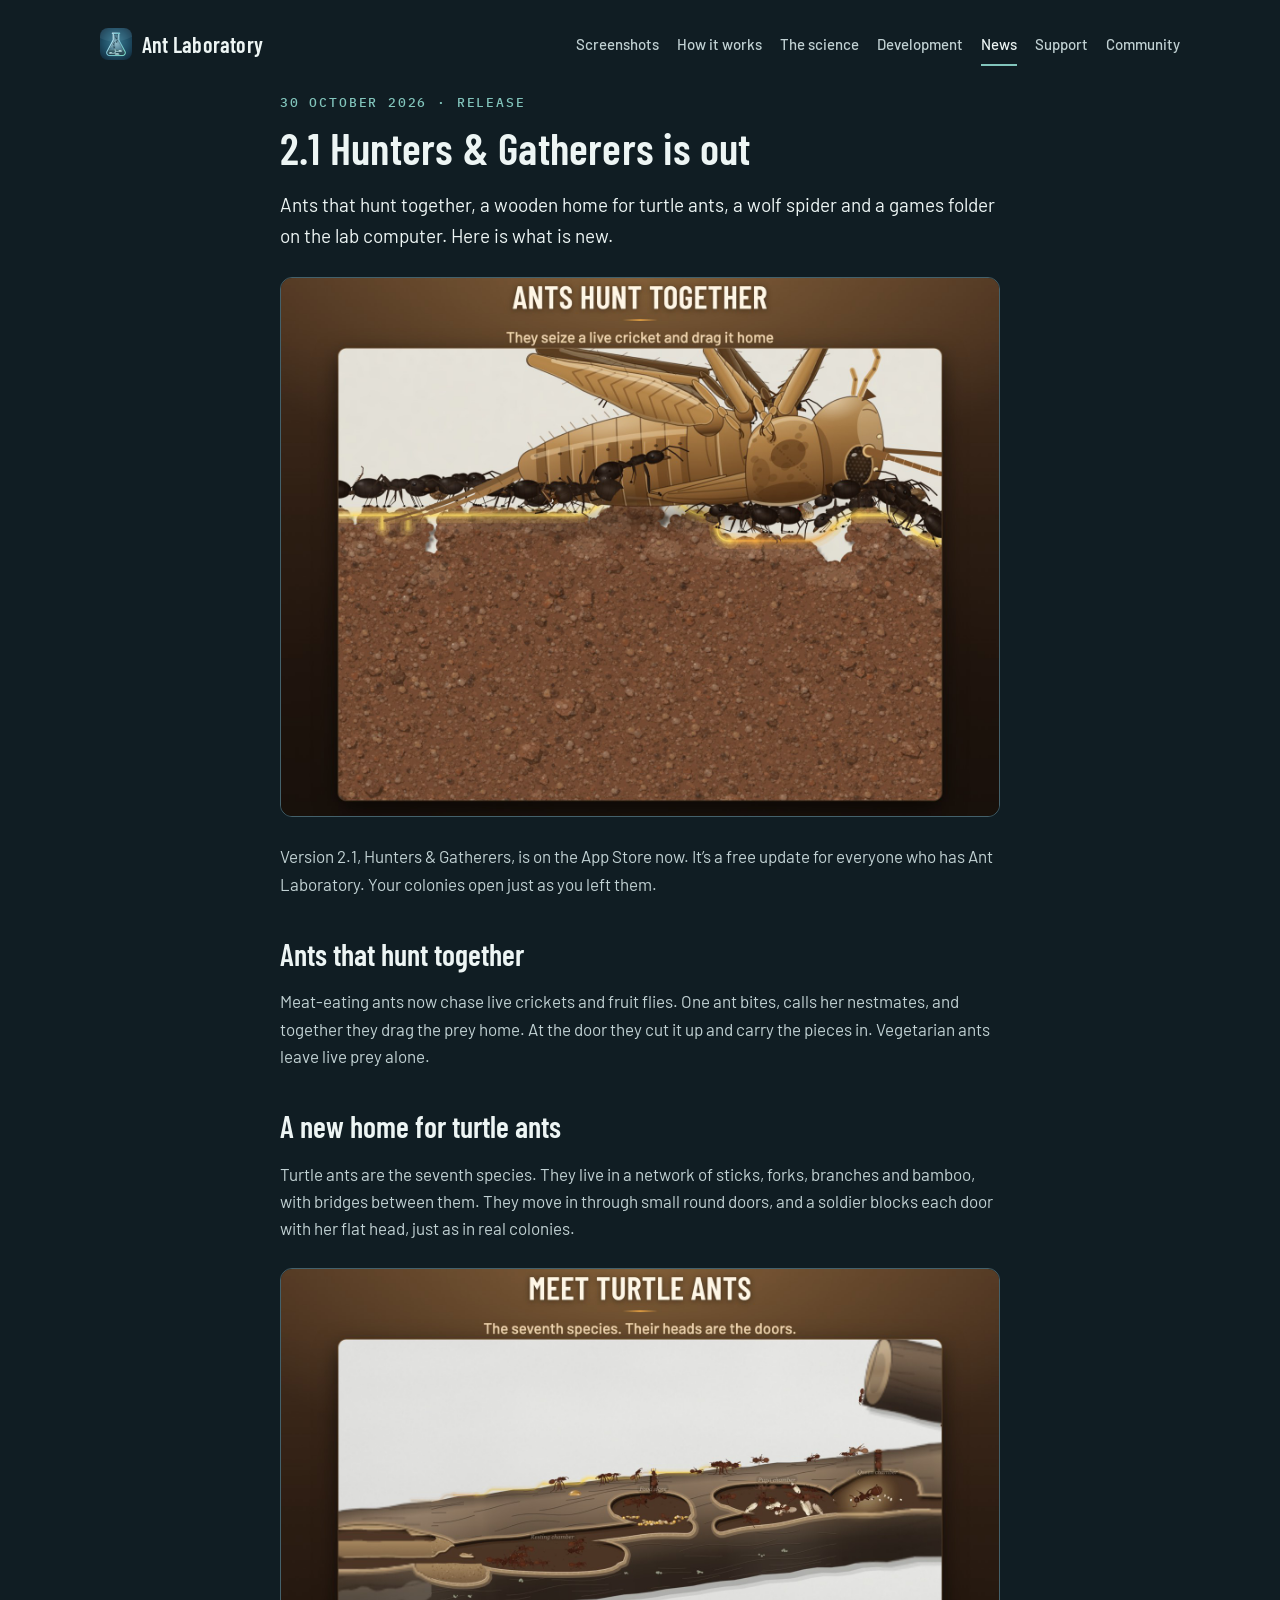
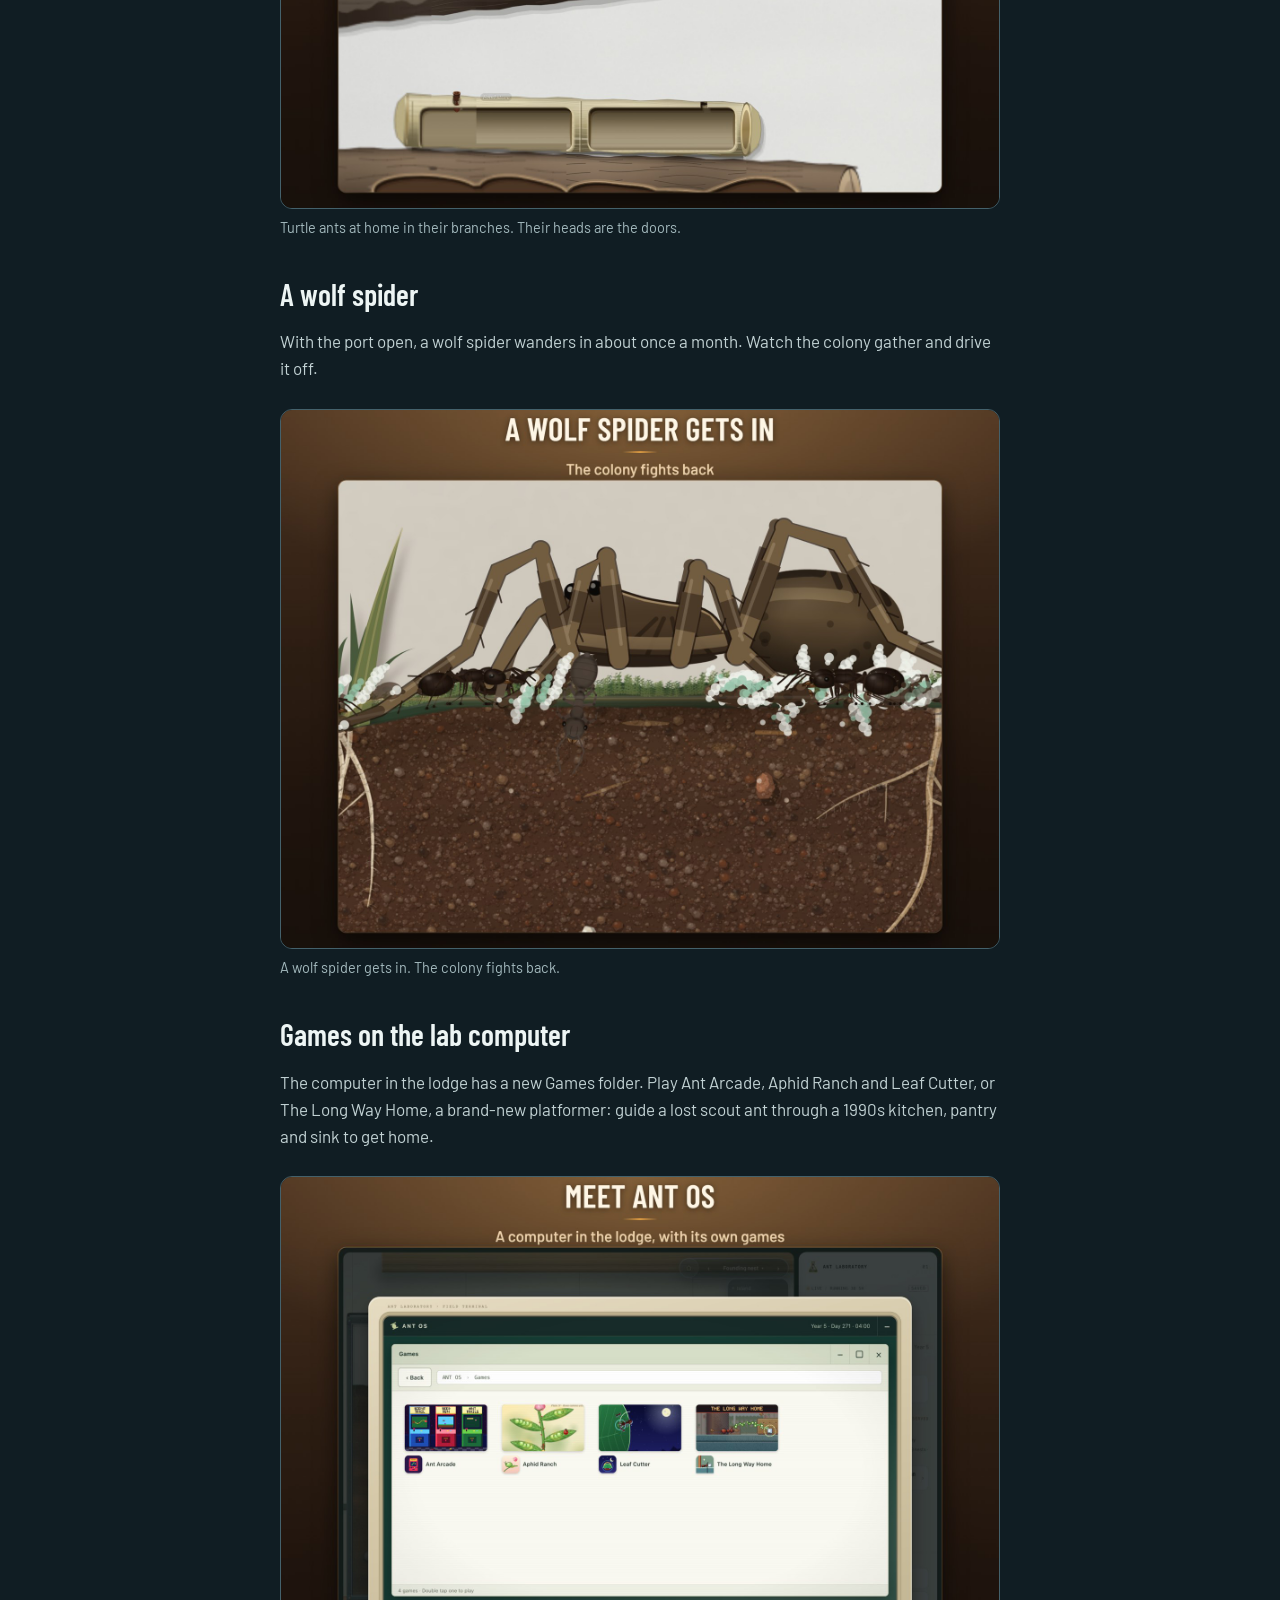
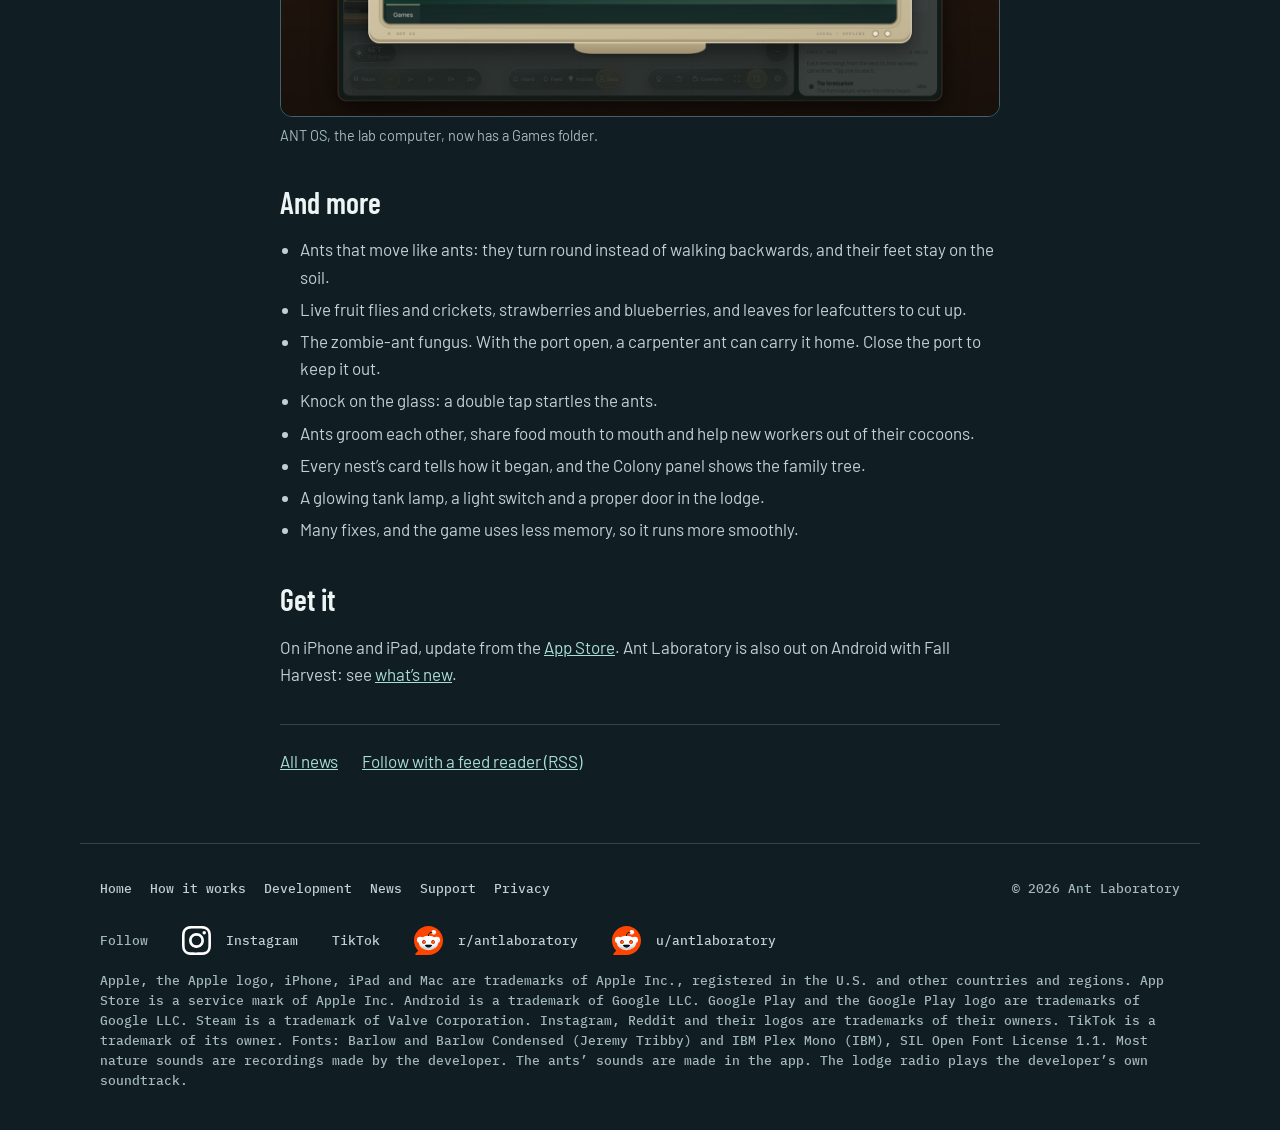
<file: news/hunters-and-gatherers.html>
<!doctype html>
<html lang="en">
<head>
<meta charset="utf-8">
<meta name="viewport" content="width=device-width, initial-scale=1">
<title>2.1 Hunters &amp; Gatherers is out — Ant Laboratory</title>
<meta name="description" content="Ants that hunt together, a wooden home for turtle ants, a wolf spider and a games folder on the lab computer. Here is what is new.">
<meta name="theme-color" content="#101d23">
<link rel="icon" href="../favicon.svg?v=b617176d5f56" type="image/svg+xml">
<link rel="icon" href="../favicon-32.png?v=eda200b2afa7" type="image/png" sizes="32x32">
<link rel="apple-touch-icon" href="../apple-touch-icon.png?v=dad16533b57a">
<link rel="canonical" href="https://www.antlaboratory.com/news/hunters-and-gatherers.html">
<link rel="alternate" type="application/atom+xml" title="Ant Laboratory news" href="feed.xml">
<meta property="og:type" content="article">
<meta property="og:site_name" content="Ant Laboratory">
<meta property="og:title" content="2.1 Hunters &amp; Gatherers is out — Ant Laboratory">
<meta property="og:description" content="Ants that hunt together, a wooden home for turtle ants, a wolf spider and a games folder on the lab computer. Here is what is new.">
<meta property="og:url" content="https://www.antlaboratory.com/news/hunters-and-gatherers.html">
<meta property="og:image" content="https://www.antlaboratory.com/img/news/2-1-hunt.jpg?v=81e28c0772a3">
<meta property="og:image:width" content="1600">
<meta property="og:image:height" content="1200">
<meta property="og:image:alt" content="A line of black ants grips a big brown cricket on the soil and drags it towards their nest.">
<meta property="article:published_time" content="2026-10-30">
<meta name="twitter:card" content="summary_large_image">
<meta name="twitter:title" content="2.1 Hunters &amp; Gatherers is out — Ant Laboratory">
<meta name="twitter:description" content="Ants that hunt together, a wooden home for turtle ants, a wolf spider and a games folder on the lab computer. Here is what is new.">
<meta name="twitter:image" content="https://www.antlaboratory.com/img/news/2-1-hunt.jpg?v=81e28c0772a3">
<meta name="twitter:image:alt" content="A line of black ants grips a big brown cricket on the soil and drags it towards their nest.">
<link rel="stylesheet" href="../fonts/fonts.css">
<link rel="stylesheet" href="../page.css">
<script src="../site-config.js"></script>
<script src="../site.js" defer></script>
</head>
<body>
<header class="nav wrap-w">
  <a class="brand" href="../"><img src="../icon-64.png?v=22aa451486ef" alt="" width="32" height="32">Ant Laboratory</a>
  <nav aria-label="Site"><a href="../#screenshots">Screenshots</a><a href="../about.html">How it works</a><a href="../science.html">The science</a><a href="../development.html">Development</a><a href="./" data-news aria-current="page">News</a><a href="../support.html">Support</a><a data-forum hidden>Community</a></nav>
</header>

<main class="wrap doc news-post">
  <p class="kick">30 October 2026 · Release</p>
  <h1>2.1 Hunters &amp; Gatherers is out</h1>
  <p class="lede">Ants that hunt together, a wooden home for turtle ants, a wolf spider and a games folder on the lab computer. Here is what is new.</p>
  <figure class="news-fig news-cover"><img src="../img/news/2-1-hunt.jpg?v=81e28c0772a3" width="1600" height="1200" alt="A line of black ants grips a big brown cricket on the soil and drags it towards their nest." fetchpriority="high"></figure>
  <p>Version 2.1, Hunters &amp; Gatherers, is on the App Store now. It’s a free update for everyone who has Ant Laboratory. Your colonies open just as you left them.</p>
  <h2 id="ants-that-hunt-together">Ants that hunt together</h2>
  <p>Meat-eating ants now chase live crickets and fruit flies. One ant bites, calls her nestmates, and together they drag the prey home. At the door they cut it up and carry the pieces in. Vegetarian ants leave live prey alone.</p>
  <h2 id="a-new-home-for-turtle-ants">A new home for turtle ants</h2>
  <p>Turtle ants are the seventh species. They live in a network of sticks, forks, branches and bamboo, with bridges between them. They move in through small round doors, and a soldier blocks each door with her flat head, just as in real colonies.</p>
  <figure class="news-fig"><img src="../img/news/2-1-turtle-ants.jpg?v=9fda4d35fb89" width="1600" height="1200" alt="Turtle ants walking along a branch with rooms carved inside it, above a piece of bamboo." loading="lazy" decoding="async"><figcaption>Turtle ants at home in their branches. Their heads are the doors.</figcaption></figure>
  <h2 id="a-wolf-spider">A wolf spider</h2>
  <p>With the port open, a wolf spider wanders in about once a month. Watch the colony gather and drive it off.</p>
  <figure class="news-fig"><img src="../img/news/2-1-wolf-spider.jpg?v=01cd314ad5cb" width="1600" height="1200" alt="A large wolf spider standing over the soil while ants rush at its legs." loading="lazy" decoding="async"><figcaption>A wolf spider gets in. The colony fights back.</figcaption></figure>
  <h2 id="games-on-the-lab-computer">Games on the lab computer</h2>
  <p>The computer in the lodge has a new Games folder. Play Ant Arcade, Aphid Ranch and Leaf Cutter, or The Long Way Home, a brand-new platformer: guide a lost scout ant through a 1990s kitchen, pantry and sink to get home.</p>
  <figure class="news-fig"><img src="../img/news/2-1-ant-os.jpg?v=4ec35c7dbf29" width="1600" height="1200" alt="The lodge computer&#x27;s Games folder, with Ant Arcade, Aphid Ranch, Leaf Cutter and The Long Way Home." loading="lazy" decoding="async"><figcaption>ANT OS, the lab computer, now has a Games folder.</figcaption></figure>
  <h2 id="and-more">And more</h2>
  <ul><li>Ants that move like ants: they turn round instead of walking backwards, and their feet stay on the soil.</li><li>Live fruit flies and crickets, strawberries and blueberries, and leaves for leafcutters to cut up.</li><li>The zombie-ant fungus. With the port open, a carpenter ant can carry it home. Close the port to keep it out.</li><li>Knock on the glass: a double tap startles the ants.</li><li>Ants groom each other, share food mouth to mouth and help new workers out of their cocoons.</li><li>Every nest’s card tells how it began, and the Colony panel shows the family tree.</li><li>A glowing tank lamp, a light switch and a proper door in the lodge.</li><li>Many fixes, and the game uses less memory, so it runs more smoothly.</li></ul>
  <h2 id="get-it">Get it</h2>
  <p>On iPhone and iPad, update from the <a href="https://apps.apple.com/app/id6815513415" rel="noopener">App Store</a>. Ant Laboratory is also out on Android with Fall Harvest: see <a href="../whats-new.html">what’s new</a>.</p>
  <p class="news-more"><a href="./">All news</a><a href="feed.xml">Follow with a feed reader (RSS)</a></p>
</main>

<footer class="foot wrap-w">
  <nav aria-label="More"><a href="../">Home</a><a href="../about.html">How it works</a><a href="../development.html">Development</a><a href="./" data-news>News</a><a href="../support.html">Support</a><a href="../privacy.html">Privacy</a></nav>
  <span>© <span data-year>2026</span> <span data-owner>Ant Laboratory</span></span>
  <nav class="follow" aria-label="Follow Ant Laboratory"><span>Follow</span><a data-link="instagram" href="https://www.instagram.com/antlaboratorysim/" rel="noopener"><img class="sico" src="../img/logo-instagram.svg" width="29" height="29" alt="">Instagram</a><a data-link="tiktok" href="https://www.tiktok.com/@antlaboratory" rel="noopener">TikTok</a><a data-link="forum" href="https://www.reddit.com/r/antlaboratory/" rel="noopener" aria-label="Reddit: r/antlaboratory"><img class="sico full" src="../img/logo-reddit.svg" width="29" height="29" alt="">r/antlaboratory</a><a data-link="redditUser" href="https://www.reddit.com/user/antlaboratory/" rel="noopener" aria-label="Reddit: u/antlaboratory"><img class="sico full" src="../img/logo-reddit.svg" width="29" height="29" alt="">u/antlaboratory</a></nav>
  <span class="credits">Apple, the Apple logo, iPhone, iPad and Mac are trademarks of Apple Inc., registered in the U.S. and other countries and regions. App Store is a service mark of Apple Inc. Android is a trademark of Google LLC. Google Play and the Google Play logo are trademarks of Google LLC. Steam is a trademark of Valve Corporation. Instagram, Reddit and their logos are trademarks of their owners. TikTok is a trademark of its owner. Fonts: Barlow and Barlow Condensed (Jeremy Tribby) and IBM Plex Mono (IBM), SIL Open Font License 1.1. Most nature sounds are recordings made by the developer. The ants’ sounds are made in the app. The lodge radio plays the developer’s own soundtrack.</span>
</footer>
</body>
</html>
</file>
<file: fonts/fonts.css>
@font-face { font-family: 'Barlow'; font-style: normal; font-weight: 400; font-display: swap; src: url(barlow-latin-400-normal.woff2) format('woff2'); }
@font-face { font-family: 'Barlow'; font-style: italic; font-weight: 400; font-display: swap; src: url(barlow-latin-400-italic.woff2) format('woff2'); }
@font-face { font-family: 'Barlow'; font-style: normal; font-weight: 500; font-display: swap; src: url(barlow-latin-500-normal.woff2) format('woff2'); }
@font-face { font-family: 'Barlow'; font-style: normal; font-weight: 600; font-display: swap; src: url(barlow-latin-600-normal.woff2) format('woff2'); }
@font-face { font-family: 'Barlow Condensed'; font-style: normal; font-weight: 500; font-display: swap; src: url(barlow-condensed-latin-500-normal.woff2) format('woff2'); }
@font-face { font-family: 'Barlow Condensed'; font-style: normal; font-weight: 600; font-display: swap; src: url(barlow-condensed-latin-600-normal.woff2) format('woff2'); }
@font-face { font-family: 'IBM Plex Mono'; font-style: normal; font-weight: 400; font-display: swap; src: url(ibm-plex-mono-latin-400-normal.woff2) format('woff2'); }
@font-face { font-family: 'IBM Plex Mono'; font-style: normal; font-weight: 500; font-display: swap; src: url(ibm-plex-mono-latin-500-normal.woff2) format('woff2'); }
</file>
<file: page.css>
:root {
  color-scheme: dark;
  --room: #101d23; --panel: #17282f; --panel-2: #1c3038; --line: #30464e; --line-2: #44616b;
  --ink: #edf5f4; --ink-2: #c1d1d3; --ink-3: #a3b9bd;
  --amber: #82c5bc; --amber-2: #a8ded5; --amber-ink: #102c2e; --leaf: #8fbf6a;
  --f-cond: 'Barlow Condensed', 'Arial Narrow', sans-serif;
  --f-body: 'Barlow', 'Helvetica Neue', Arial, sans-serif;
  --f-mono: 'IBM Plex Mono', ui-monospace, Menlo, monospace;
}
* { box-sizing: border-box; }
html { -webkit-text-size-adjust: 100%; }
body { margin: 0; background: var(--room); color: var(--ink); font: 400 17px/1.6 var(--f-body); -webkit-font-smoothing: antialiased; }
img { max-width: 100%; height: auto; display: block; }
a { color: var(--amber-2); }
a:focus-visible, button:focus-visible, summary:focus-visible { outline: 2px solid var(--amber-2); outline-offset: 3px; border-radius: 4px; }
.wrap { max-width: 760px; margin: 0 auto; padding: 0 20px; }
.wrap-w { max-width: 1120px; margin: 0 auto; padding: 0 20px; }

/* ---- top bar ---- */
.nav { display: flex; align-items: center; justify-content: space-between; gap: 16px; padding-top: 22px; padding-bottom: 22px; }
.brand { display: inline-flex; align-items: center; gap: 10px; color: var(--ink); text-decoration: none; font: 600 22px/1 var(--f-cond); letter-spacing: .01em; white-space: nowrap; }
.brand img { width: 32px; height: 32px; border-radius: 8px; }
.nav nav { display: flex; flex-wrap: wrap; justify-content: flex-end; gap: 4px 18px; }
.nav nav a { display: inline-flex; align-items: center; min-height: 44px; color: var(--ink-2); text-decoration: none; font: 500 15px/1 var(--f-body); padding: 8px 0; }
.nav nav a:hover, .nav nav a[aria-current="page"] { color: var(--ink); }
.nav nav a[aria-current="page"] { box-shadow: inset 0 -2px 0 var(--amber); }

/* ---- type ---- */
h1 { font: 600 44px/1.05 var(--f-cond); margin: 0 0 12px; text-wrap: balance; letter-spacing: .005em; }
h2 { font: 600 30px/1.12 var(--f-cond); margin: 40px 0 10px; text-wrap: balance; }
h3 { font: 600 21px/1.2 var(--f-cond); margin: 24px 0 6px; }
p, li { color: var(--ink-2); }
.lede { font-size: 19px; color: var(--ink); }
.kick { font: 500 13px/1 var(--f-mono); letter-spacing: .14em; text-transform: uppercase; color: var(--amber); margin: 0 0 16px; }
/* a kicker with a product's name in it keeps its own case: iPhone, never IPHONE */
.kick.name { text-transform: none; letter-spacing: .06em; font-size: 14px; }
.fine { font-size: 14px; color: var(--ink-3); }
ul { padding-left: 1.2em; }
li { margin: 5px 0; }
b, strong { color: var(--ink); font-weight: 600; }
code { font: 500 0.84em/1 var(--f-mono); color: var(--ink); overflow-wrap: anywhere; }
kbd { font: 500 13px/1 var(--f-mono); background: #243e47; border: 1px solid var(--line); border-radius: 3px; padding: 2px 5px; color: var(--ink); }
.note { border-left: 3px solid var(--amber); background: var(--panel); padding: 12px 16px; border-radius: 0 6px 6px 0; margin: 18px 0; }
.note p { margin: 0; }

/* ---- the store badges: Apple's and Google's own artwork, unchanged, 48 px high (Apple's minimum is 40, Google's 28), with
   a quarter of their height clear around them (both guidelines; the .get row's gaps keep it) ---- */
.badge { display: inline-block; flex: none; border-radius: 8px; }
.badge img { width: auto; height: 48px; max-width: none; }   /* never narrowed by the link's width: that would squash it */
/* Google's file has its clear space drawn in (41 of its 250 px each side): 72 px shows a 48 px badge, the margins take
   the clear space back so the focus ring fits the badge */
.badge.play img { height: 72px; margin: -11.8px; }
.store-soon { display: inline-flex; align-items: center; min-height: 48px; margin: 0; padding: 8px 18px; border: 1px solid var(--line-2); border-radius: 8px; color: var(--ink); font-weight: 600; }
.get { display: flex; flex-wrap: wrap; align-items: center; gap: 14px 18px; margin-top: 26px; }
.get .fine { margin: 0; max-width: 300px; line-height: 1.45; }
/* Steam, coming soon: quieter than the two live badges and not a link. A plain wordmark until the owner swaps in Valve's
   official badge (docs/NOTES-app.md, 31 October 2026) */
.steam-soon { display: inline-flex; align-items: center; gap: 10px; min-height: 48px; margin: 0; padding: 6px 14px; border: 1px dashed var(--line-2); border-radius: 8px; color: var(--ink-3); font-size: 14px; line-height: 1.25; }
.steam-word { font: 600 16px/1 var(--f-cond); letter-spacing: .16em; text-transform: uppercase; color: var(--ink-2); padding-right: 10px; border-right: 1px solid var(--line-2); }
.get-fine { margin: 12px 0 0; max-width: 460px; line-height: 1.45; }
/* ---- phones ---- */
.phone { margin: 0; border-radius: 34px; padding: 7px; background: #0b161b; border: 1px solid #44616b; box-shadow: 0 30px 70px rgba(0,0,0,.55), 0 0 0 1px rgba(130,197,188,.12); }
.phone img { width: 100%; aspect-ratio: 400 / 793; object-fit: cover; border-radius: 28px; background: #1c3038; }
.tablet { margin: 0; border-radius: 26px; padding: 9px; background: #0b161b; border: 1px solid #44616b; box-shadow: 0 30px 70px rgba(0,0,0,.5), 0 0 0 1px rgba(130,197,188,.12); }
.tablet img { width: 100%; aspect-ratio: 1316 / 877; object-fit: cover; border-radius: 18px; background: #1c3038; }

/* ---- the home page ---- */
.hero { display: grid; grid-template-columns: minmax(0, 1.05fr) minmax(0, 1fr); gap: 40px; align-items: center; padding-top: 30px; padding-bottom: 50px; }
.hero h1 { font-size: 60px; line-height: 1; margin-bottom: 18px; }
.hero .lede { font-size: 20px; max-width: 540px; }
.hero-note { max-width: 400px; color: var(--ink-3); }
.explore { display: inline-flex; align-items: center; justify-content: space-between; gap: 28px; min-height: 48px; padding: 8px 18px; background: var(--amber); color: var(--amber-ink); border-radius: 8px; text-decoration: none; font-weight: 600; }
.explore:hover { background: var(--amber-2); }
.release-note { color: var(--ink-3); font-size: 13px; margin: 14px 0 0; }
.hero-also { color: var(--ink-2); font-size: 15px; margin: 8px 0 0; }
/* the release highlights, with the other places to play beside them */
.platforms { display: grid; grid-template-columns: minmax(0, 1.2fr) minmax(0, 1fr); gap: 24px 48px; align-items: start; padding-top: 44px; padding-bottom: 44px; border-top: 1px solid var(--line); }
.platforms h2 { margin-top: 0; font-size: 36px; }
.platforms .get { margin-top: 20px; }
.steps { margin: 16px 0 0; padding-left: 1.4em; }
.steps li { margin: 8px 0; }
.plat-more { display: grid; gap: 16px; }
.plat-more .kick { margin-bottom: 10px; }
.plat-more .card p + p { margin-top: 8px; }
/* where to follow the game: each card is a link */
.follow-s { padding-top: 50px; padding-bottom: 10px; border-top: 1px solid var(--line); }
.follow-s h2 { margin-top: 0; font-size: 36px; }
.social a.card { display: block; color: var(--ink); text-decoration: none; }
.social a.card:hover { border-color: var(--amber); background: var(--panel); }
.social .handle { font: 500 14px/1.4 var(--f-mono); color: var(--amber-2); margin: 0 0 6px; overflow-wrap: anywhere; }
/* the networks' logos, never under 29 px (Instagram's minimum), with half their size clear around them (Instagram's clear
   space): Instagram's glyph in one colour, white, as Instagram allows; Reddit's icon in its own colours (.full), as Reddit
   asks, never recoloured. TikTok's links are words only: its logo needs TikTok's written permission. */
.sico { width: 29px; height: 29px; flex: none; filter: brightness(0) invert(1); }
.sico.full { filter: none; }
.social .card-h { display: flex; align-items: center; gap: 16px; min-height: 32px; margin-bottom: 16px; }
.social .card-h .sico { width: 32px; height: 32px; }
.social .card-h h3 { margin: 0; }
/* the same links on the Support page, each with its glyph */
.follow-list { display: flex; flex-wrap: wrap; gap: 0 28px; margin: 6px 0 14px; padding: 0; list-style: none; }
.follow-list li { margin: 0; }
.follow-list a { display: inline-flex; align-items: center; gap: 15px; min-height: 44px; text-decoration: none; font-weight: 600; }
.follow-list .h { font: 500 14px/1.4 var(--f-mono); color: var(--ink-3); }
.follow-list a:hover .h { color: var(--ink-2); }
.promise > .fine { margin: 18px auto 0; }
.screenshot-nav { padding-top: 24px; padding-bottom: 24px; border-top: 1px solid var(--line); }
.screenshot-nav .kick { margin-bottom: 12px; }
.screenshot-nav > div { display: flex; flex-wrap: wrap; gap: 8px; }
.screenshot-nav a { display: inline-flex; align-items: center; min-height: 44px; padding: 8px 18px; border: 1px solid var(--line-2); border-radius: 24px; text-decoration: none; }
.screenshot-nav a:hover { background: var(--panel-2); }
.screenshot-nav .fine { margin: 10px 0 0; }
section[id], nav[id] { scroll-margin-top: 20px; }
.hero-p { position: relative; height: 610px; }
.hero-p .phone { position: absolute; width: 272px; }
.hero-p .back { right: 0; top: 0; transform: rotate(4deg); opacity: .96; }
.hero-p .front { right: 176px; top: 56px; transform: rotate(-3deg); }
/* a feature: a phone beside its words (flip: the phone on the right) */
.feat { display: grid; grid-template-columns: 300px minmax(0, 1fr); gap: 56px; align-items: center; padding-top: 44px; padding-bottom: 44px; border-top: 1px solid var(--line); }
.feat.flip { grid-template-columns: minmax(0, 1fr) 300px; }
.feat.flip .phone { order: 2; }
.feat h2 { margin-top: 0; font-size: 36px; }
.feat .t { max-width: 560px; }
.feat ul { margin: 12px 0 0; }
.band { background: var(--panel); border-top: 1px solid var(--line); border-bottom: 1px solid var(--line); padding: 50px 0; margin: 20px 0; }
.band h2 { margin-top: 0; }
/* a band with a phone beside its cards */
.band-feat { display: grid; grid-template-columns: 300px minmax(0, 1fr); gap: 56px; align-items: center; }
.band-feat h2 { font-size: 36px; }
.grid2 { display: grid; grid-template-columns: repeat(2, minmax(0, 1fr)); gap: 16px; margin: 20px 0 16px; }
.grid3 { display: grid; grid-template-columns: repeat(3, minmax(0, 1fr)); gap: 16px; margin-top: 20px; }
.grid4 { display: grid; grid-template-columns: repeat(4, minmax(0, 1fr)); gap: 16px; margin: 20px 0 16px; }
.band h2 + p { max-width: 640px; }
/* the season cards: a line of each season's colour along the top */
.grid4 .card { border-top: 3px solid var(--season, var(--line)); }
.spring { --season: #8fbf6a; } .summer { --season: #d9b451; } .autumn { --season: #cf6f35; } .winter { --season: #b9cad8; }
.card { background: var(--panel-2); border: 1px solid var(--line); border-radius: 12px; padding: 18px 18px 16px; }
.card h3 { margin: 0 0 6px; }
.card p { margin: 0; font-size: 15.5px; }
.species { display: grid; grid-template-columns: repeat(3, minmax(0, 1fr)); gap: 12px 16px; margin: 20px 0 0; padding: 0; list-style: none; }
.species li { margin: 0; padding: 14px 16px; border: 1px solid var(--line); border-radius: 10px; background: var(--panel); }
.species b { display: block; font: 600 19px/1.2 var(--f-cond); }
.species i { color: var(--ink-3); font-size: 14.5px; }
.species span { display: block; font-size: 15px; margin-top: 4px; }
.species-s { padding-top: 30px; }
.soils { max-width: 720px; margin-top: 18px; }
/* one line between sections, none where a band already ends */
.showcase, .duo { border-top: 1px solid var(--line); }
.band + section { border-top: 0; }
/* a centred heading over one wide picture: the iPad, the contained ant farm */
.showcase { padding-top: 50px; padding-bottom: 20px; text-align: center; }
.showcase .tablet { max-width: 980px; margin: 26px auto 0; }
.showcase p { max-width: 640px; margin-left: auto; margin-right: auto; }
.showcase figcaption { margin-top: 10px; }

/* ---- the iPhone Duo: the game's own screens, with no device frame ---- */
.duo { padding-top: 60px; padding-bottom: 20px; }
.duo-head { text-align: center; }
.duo-head h2 { font-size: 40px; margin-top: 0; }
.duo-head p { max-width: 660px; margin-left: auto; margin-right: auto; }
.duo img { width: 100%; border-radius: 14px; border: 1px solid var(--line-2); background: var(--panel-2); box-shadow: 0 24px 60px rgba(0,0,0,.45); }
.duo figure { margin: 0; }
.duo figcaption { margin-top: 10px; font-size: 14.5px; line-height: 1.45; color: var(--ink-3); }
/* half open on a table: the picture, and what sits above and below its fold beside the two halves (the fold is at half
   its height, so each part is centred in its half, and a dashed line runs out from the fold) */
.duo-table { display: grid; grid-template-columns: minmax(0, 400px) minmax(0, 1fr); gap: 0 44px; max-width: 960px; margin: 34px auto 0; }
.duo-parts { position: relative; display: grid; grid-template-rows: 1fr 1fr; }
.duo-parts::before { content: ''; position: absolute; left: -44px; right: 0; top: 50%; border-top: 1px dashed var(--amber); opacity: .7; }
.duo-parts::after { content: 'Fold'; position: absolute; right: 0; top: 50%; transform: translateY(-50%); padding-left: 10px; background: var(--room); font: 500 12px/1 var(--f-mono); letter-spacing: .14em; text-transform: uppercase; color: var(--amber); }
.duo-part { align-self: center; padding: 22px 0; max-width: 470px; }
.duo-part h3 { margin: 0 0 6px; font-size: 26px; }
.duo-part p { margin: 0; }
.duo-part .kick { margin-bottom: 10px; color: var(--ink-3); }
.duo-shots { display: grid; grid-template-columns: minmax(0, 1fr) minmax(0, 2fr); gap: 20px; align-items: start; max-width: 960px; margin: 44px auto 10px; }
.duo-shots.trio { grid-template-columns: repeat(3, minmax(0, 1fr)); }
.duo-shots.pair-shots { grid-template-columns: repeat(2, minmax(0, 1fr)); }
.shot-link { display: block; border-radius: inherit; cursor: zoom-in; }
.shot-link:focus-visible { outline-offset: 6px; }
/* The native dialog keeps keyboard focus with the enlarged screenshot. Links also work without JavaScript. */
.shot-viewer { color: var(--ink); background: var(--room); border: 1px solid var(--line-2); border-radius: 16px; padding: 16px; width: min(1120px, calc(100% - 24px)); max-width: none; max-height: calc(100dvh - 24px); }
.hero-go { display: flex; flex-wrap: wrap; align-items: center; gap: 12px; margin: 0 0 22px; }
.hero-go .explore { margin: 0; }
.watch { display: inline-flex; align-items: center; gap: 8px; min-height: 48px; padding: 8px 18px; border: 1px solid var(--line-2); border-radius: 8px; text-decoration: none; font-weight: 600; }
.watch:hover { background: var(--panel-2); }
.trailer-v video { display: block; width: 100%; height: auto; aspect-ratio: 16 / 9; border-radius: 18px; background: #0b161b; }
/* a strip under the picture for the player's own controls, so they never cover the poster's title */
@supports (width: 1cqw) {
  .trailer-v { container-type: inline-size; }
  .trailer-v video { aspect-ratio: auto; height: calc(56.25cqw + 48px); object-fit: contain; object-position: top; }
}
.trailer-v a { color: var(--amber-2); }
.shot-viewer::backdrop { background: rgba(3, 10, 13, .92); }
.shot-toolbar { display: flex; align-items: center; justify-content: space-between; gap: 12px; margin-bottom: 12px; }
.shot-toolbar span { font: 500 13px/1.4 var(--f-mono); color: var(--ink-3); }
.shot-controls { display: flex; gap: 8px; }
.shot-viewer button { min-width: 44px; min-height: 44px; border: 1px solid var(--line-2); border-radius: 8px; background: var(--panel-2); color: var(--ink); font: 500 15px var(--f-body); padding: 8px 12px; cursor: pointer; }
.shot-viewer button:hover { background: var(--line); }
.shot-viewer figure { margin: 0; }
.shot-viewer img { width: 100%; height: max(100px, min(66dvh, calc(100dvh - 220px), 760px)); object-fit: contain; }
.shot-viewer figcaption { color: var(--ink-2); font-size: 14px; line-height: 1.5; max-width: 760px; margin: 12px auto 0; }
body.viewing-shot { overflow: hidden; }
.ways { display: grid; grid-template-columns: repeat(auto-fit, minmax(220px, 1fr)); gap: 16px; max-width: 960px; margin: 34px auto 0; }
.duo > .fine { max-width: 960px; margin: 22px auto 0; }

.promise { text-align: center; padding-top: 50px; padding-bottom: 20px; }
.promise h2 { font-size: 40px; margin-top: 0; }
.promise .get { justify-content: center; }
.promise .get .fine { text-align: left; }

/* ---- footer ---- */
.foot { margin-top: 60px; padding-top: 22px; padding-bottom: 40px; border-top: 1px solid var(--line); display: flex; flex-wrap: wrap; align-items: center; gap: 8px 20px; justify-content: space-between; font: 500 12.5px/1.6 var(--f-mono); color: var(--ink-3); }
.foot nav { display: flex; flex-wrap: wrap; gap: 0 18px; }
.foot a { display: inline-flex; align-items: center; min-height: 44px; color: var(--ink-2); text-decoration: none; }   /* 44 px targets */
.foot a:hover { color: var(--ink); text-decoration: underline; }
.foot .credits { flex-basis: 100%; }
/* 34 px between links, more than the 15 px from a logo to its name, so each logo reads with its own name */
.foot .follow { flex-basis: 100%; align-items: center; gap: 0 34px; }
.foot .follow span { color: var(--ink-3); }
.foot .follow a { gap: 15px; }

/* ---- reading pages ---- */
.doc { padding-top: 8px; }
.doc h1 { margin-top: 10px; }
.toc { display: flex; flex-wrap: wrap; gap: 8px; margin: 18px 0 8px; padding: 0; list-style: none; }
.toc li { margin: 0; }
.toc a { display: inline-block; padding: 6px 11px; border: 1px solid var(--line-2); border-radius: 999px; color: var(--ink-2); text-decoration: none; font: 500 14px/1.2 var(--f-body); }
.toc a:hover { color: var(--ink); border-color: var(--amber); }
.faq details { border: 1px solid var(--line); border-radius: 10px; background: var(--panel); margin: 10px 0; }
.faq summary { cursor: pointer; padding: 14px 44px 14px 16px; font: 600 19px/1.25 var(--f-cond); color: var(--ink); list-style: none; position: relative; }
.faq summary::-webkit-details-marker { display: none; }
.faq summary::after { content: '+'; position: absolute; right: 16px; top: 12px; font: 500 22px/1 var(--f-body); color: var(--amber); }
.faq details[open] summary::after { content: '–'; }
.faq details > div { padding: 0 16px 6px; }
.faq details > div p:first-child { margin-top: 0; }
.contact, .pair { display: grid; grid-template-columns: repeat(2, minmax(0, 1fr)); gap: 14px; margin-top: 16px; }
.contact .card a.big, .pair .card a.big { display: inline-flex; align-items: center; min-height: 44px; margin-top: 8px; font: 600 18px/1.3 var(--f-body); overflow-wrap: anywhere; }
.contact .card a.big.ico { gap: 15px; }
/* the merch on the Support page: each product's picture over its name */
.merch { display: grid; grid-template-columns: repeat(4, minmax(0, 1fr)); gap: 14px; margin-top: 18px; }
.merch figure { margin: 0; background: var(--panel-2); border: 1px solid var(--line); border-radius: 12px; overflow: hidden; }
.merch figcaption { padding: 10px 14px 14px; font-size: 14.5px; line-height: 1.45; color: var(--ink-3); }
.merch figcaption b { display: block; font: 600 19px/1.2 var(--f-cond); margin-bottom: 2px; }
.merch + .get { margin-top: 20px; }
[hidden] { display: none !important; }

/* ---- the development page: milestones on a line, the plans on a dashed one ---- */
.miles { list-style: none; margin: 28px 0 0; padding: 0 0 0 34px; position: relative; }
.miles::before { content: ''; position: absolute; left: 8px; top: 10px; bottom: 10px; border-left: 2px solid var(--line-2); }
.miles.next::before { border-left-style: dashed; }
.miles > li { position: relative; margin: 0 0 36px; }
.miles > li::before { content: ''; position: absolute; left: -34px; top: 4px; width: 18px; height: 18px; border-radius: 50%; background: var(--room); border: 2px solid var(--amber); }
.miles.next > li::before { border: 2px dashed var(--ink-3); }
.miles > li.launch { background: var(--panel); border: 1px solid var(--line); border-radius: 12px; padding: 18px 20px 8px; }
.miles > li.launch::before { left: -35px; top: 22px; background: var(--amber); }
/* (balanced, so a long line wraps in two even lines; the pages keep each date and each · with the word before it) */
.mile-h { margin: 0; display: flex; flex-wrap: wrap; align-items: baseline; gap: 4px 12px; font: 500 12.5px/1.4 var(--f-mono); letter-spacing: .1em; text-transform: uppercase; color: var(--ink-3); text-wrap: balance; }
.mile-h .ver { font: 600 24px/1 var(--f-cond); letter-spacing: .01em; text-transform: none; color: var(--amber); }
.miles h2, .miles h3 { margin: 8px 0 8px; color: var(--ink); }
.miles ul { margin: 10px 0 0; }

/* ---- news (built from site-src/news by site_news.py): a list of cards, newest first, and one reading page per post ---- */
.news-list { list-style: none; margin: 28px 0 0; padding: 0; display: grid; gap: 16px; }
.news-list li { margin: 0; }
.news-card { display: grid; grid-template-columns: 250px minmax(0, 1fr); gap: 22px; align-items: center; padding: 14px; background: var(--panel); border: 1px solid var(--line); border-radius: 12px; color: var(--ink); text-decoration: none; }
.news-card:hover { border-color: var(--amber); background: var(--panel-2); }
.news-thumb { margin: 0; }
.news-thumb img { width: 100%; aspect-ratio: 16 / 10; object-fit: cover; border-radius: 8px; background: var(--panel-2); }
.news-card h2 { margin: 6px 0 6px; font-size: 27px; color: var(--ink); }
.news-meta { margin: 0; font: 500 12.5px/1.4 var(--f-mono); letter-spacing: .1em; text-transform: uppercase; color: var(--amber); }
.news-sum { margin: 0; font-size: 15.5px; line-height: 1.5; }
.news-fig { margin: 26px 0; }
.news-fig img { width: 100%; border-radius: 12px; border: 1px solid var(--line-2); background: var(--panel-2); }
.news-fig figcaption { margin-top: 8px; font-size: 14.5px; line-height: 1.45; color: var(--ink-3); }
.news-post ol { padding-left: 1.4em; }
.news-more { display: flex; flex-wrap: wrap; gap: 0 24px; margin-top: 36px; padding-top: 14px; border-top: 1px solid var(--line); }
.news-more a { display: inline-flex; align-items: center; min-height: 44px; }

@media (max-width: 980px) {
  .hero { grid-template-columns: minmax(0, 1fr); gap: 20px; }
  .hero h1 { font-size: 50px; }
  .hero-p { height: 560px; max-width: 480px; width: 100%; margin: 0 auto; }
  .hero-p .back { right: 4%; }
  .hero-p .front { right: auto; left: 4%; }
  .feat, .feat.flip, .band-feat { grid-template-columns: 240px minmax(0, 1fr); gap: 32px; }
  .feat.flip .phone { order: 0; }
  .grid3, .grid4, .species { grid-template-columns: repeat(2, minmax(0, 1fr)); }
  .duo-table { grid-template-columns: minmax(0, 340px) minmax(0, 1fr); gap: 0 32px; }
  .duo-parts::before { left: -32px; }
  .duo-part h3 { font-size: 23px; }
}
@media (max-width: 899px) {
  /* where the halves' words would run taller than the picture, they go one under the other, below it: no line from
     the fold */
  .duo-table { grid-template-columns: minmax(0, 1fr); }
  .duo-table figure { max-width: 400px; width: 100%; margin: 0 auto; }
  .duo-parts { grid-template-rows: auto; max-width: 640px; width: 100%; margin: 12px auto 0; }
  .duo-parts::before, .duo-parts::after { display: none; }
  .duo-part { padding: 16px 0 6px; max-width: none; }
}
@media (max-width: 760px) {
  .platforms { grid-template-columns: minmax(0, 1fr); }
  .duo-shots, .duo-shots.trio, .duo-shots.pair-shots { grid-template-columns: minmax(0, 1fr); }
  .duo-shots figure { max-width: 440px; width: 100%; margin: 0 auto; }
}
@media (max-width: 640px) {
  body { font-size: 16px; }
  h1 { font-size: 38px; }
  .hero h1 { font-size: 42px; }
  .hero .lede { font-size: 18px; }
  .hero-p { height: 470px; }
  .hero-p .phone { width: 212px; }
  .feat, .feat.flip, .band-feat { grid-template-columns: minmax(0, 1fr); gap: 22px; }
  .feat { padding-top: 34px; padding-bottom: 34px; }
  .feat .phone, .band-feat .phone { width: min(260px, 72vw); margin: 0 auto; }
  .feat h2, .band-feat h2, .platforms h2, .follow-s h2 { font-size: 31px; }
  .platforms { padding-top: 34px; padding-bottom: 34px; }
  .grid2, .grid3, .grid4, .species, .contact, .pair { grid-template-columns: minmax(0, 1fr); }
  .merch { grid-template-columns: repeat(2, minmax(0, 1fr)); }
  /* 33 species: two to a row, tighter, so the list stays a list and not a long scroll */
  .species { grid-template-columns: repeat(2, minmax(0, 1fr)); gap: 8px; }
  .species li { padding: 10px 11px; }
  .species b { font-size: 17px; }
  .species i { display: block; font-size: 13px; line-height: 1.3; margin-top: 2px; }
  .species span { font-size: 14px; line-height: 1.35; }
  .promise h2, .duo-head h2 { font-size: 34px; }
  /* the links on a row of their own under the name, where they don't fit beside it */
  .nav { flex-wrap: wrap; gap: 6px 16px; padding-top: 16px; padding-bottom: 8px; }
  .nav nav { width: 100%; justify-content: flex-start; gap: 2px 10px; }
  .miles { padding-left: 28px; }
  .miles > li::before { left: -28px; }
  .miles > li.launch { padding: 16px 16px 6px; }
  .miles > li.launch::before { left: -29px; top: 20px; }
  .news-card { grid-template-columns: minmax(0, 1fr); gap: 12px; padding: 12px 12px 16px; }
  .news-card h2 { font-size: 25px; }
  .news-fig { margin: 20px 0; }
}
@media (max-width: 380px) {
  .brand { font-size: 19px; }
  .hero-p { height: 420px; }
  .hero-p .phone { width: 188px; }
}
@media (prefers-reduced-motion: no-preference) { html { scroll-behavior: smooth; } }
/* three phones in a row on a page of words (What's new) */
.phones3 { display: grid; grid-template-columns: repeat(3, minmax(0, 1fr)); gap: 18px; margin: 24px 0; }
@media (max-width: 640px) {
  .phones3 { gap: 10px; }
  .phones3 .phone { border-radius: 18px; padding: 4px; }
  .phones3 .phone img { border-radius: 14px; }
}
.doc > .tablet { margin: 22px 0; }
</file>
